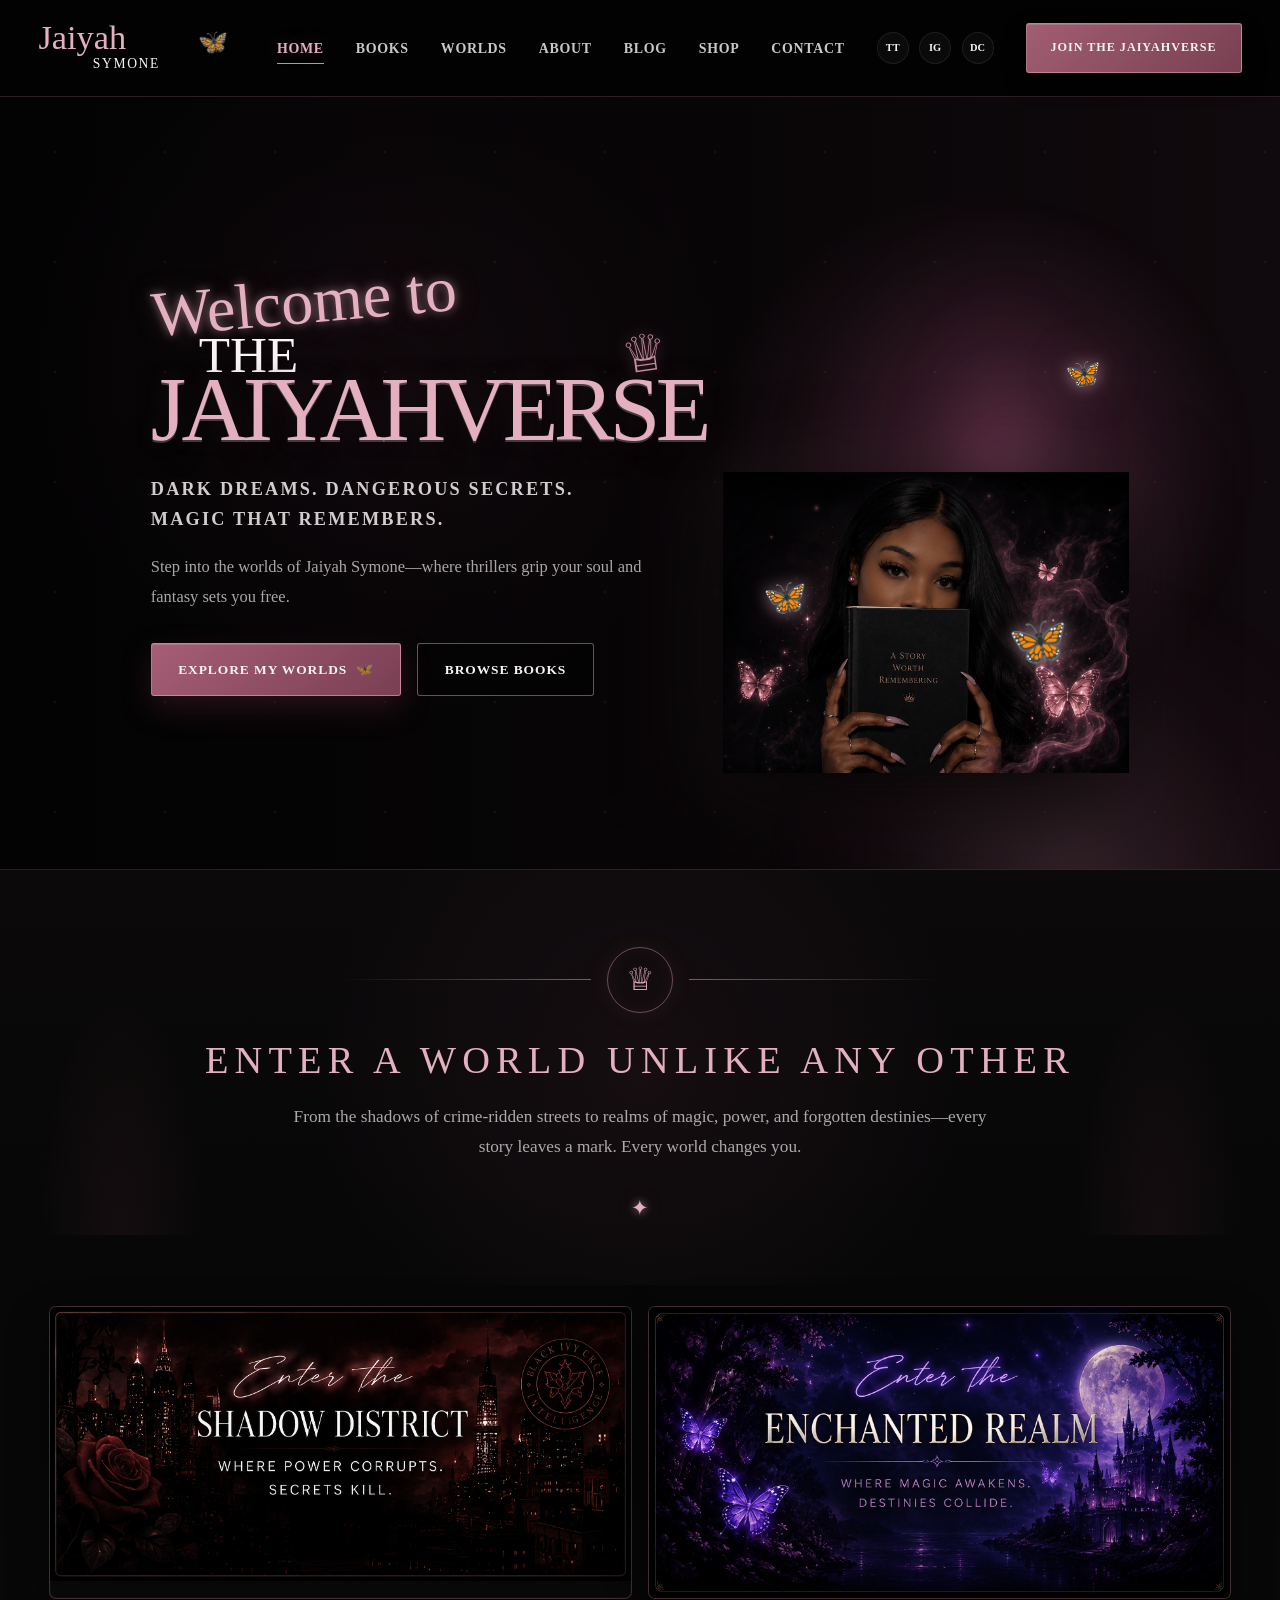
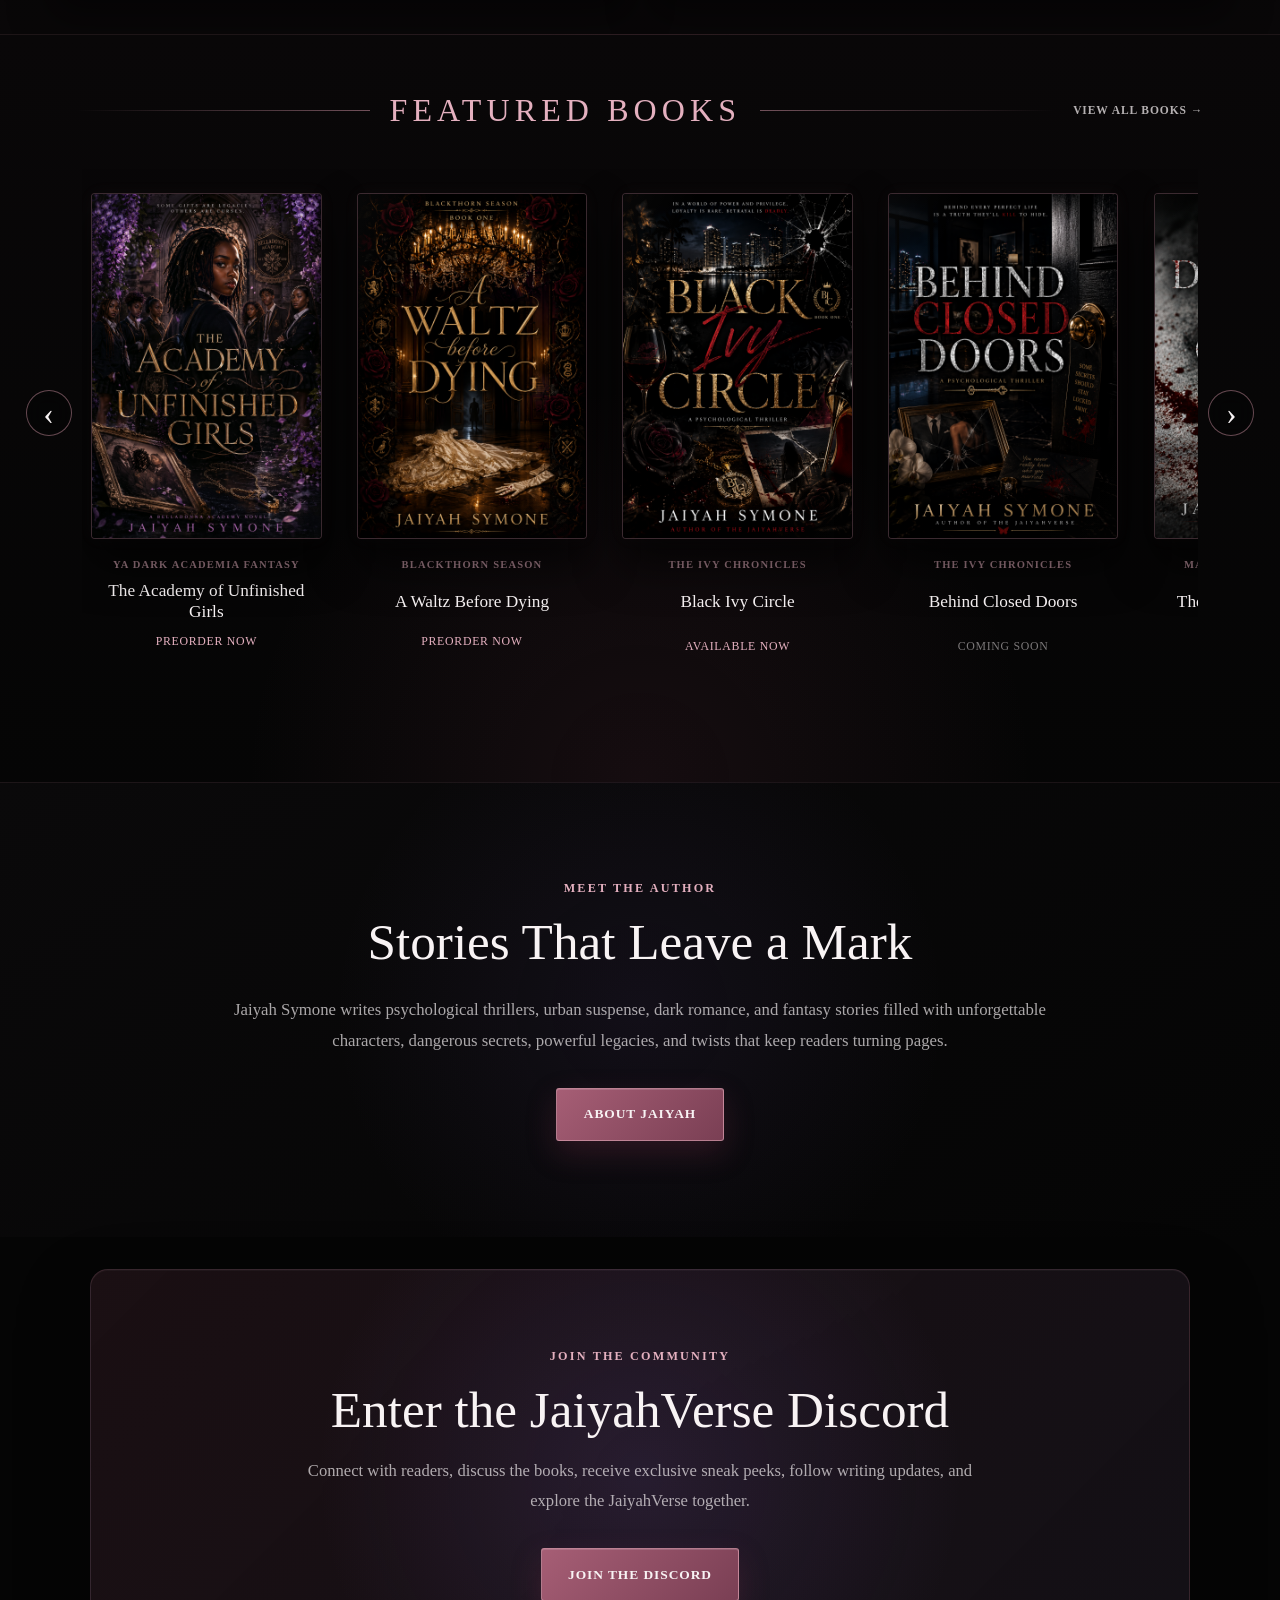
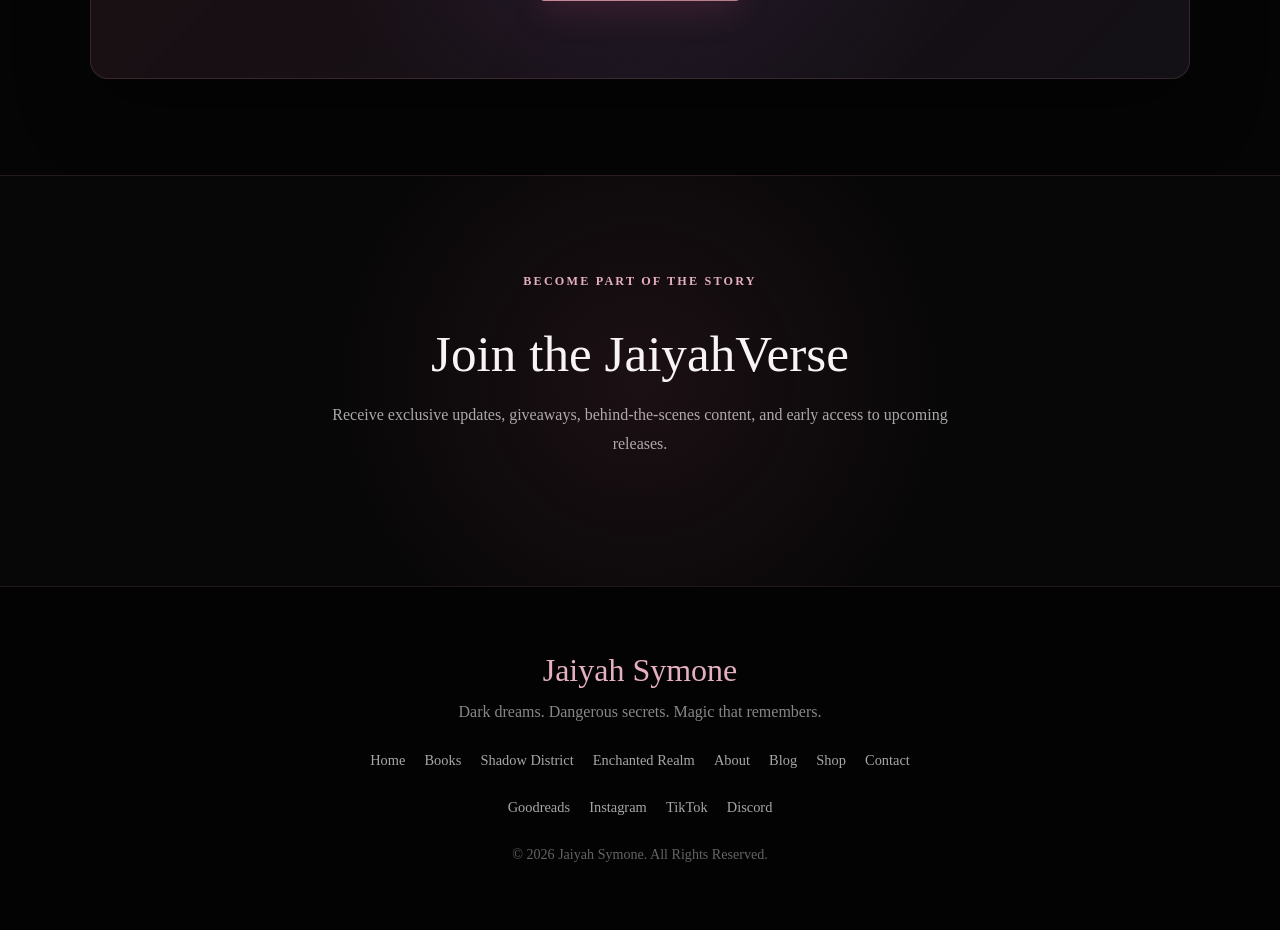
<file: index.html>
<!DOCTYPE html>
<html lang="en">

<head>

    <meta charset="UTF-8">

    <meta
        name="viewport"
        content="width=device-width, initial-scale=1.0"
    >

    <meta
        name="description"
        content="Welcome to the official website of author Jaiyah Symone. Explore dark thrillers, unforgettable characters, magical worlds, books, updates, and the JaiyahVerse reader community."
    >

    <title>
        Jaiyah Symone | Official Author Website
    </title>

    <!-- Global CSS -->
    <link rel="stylesheet" href="css/style.css">

    <!-- Homepage CSS -->
    <link rel="stylesheet" href="css/home.css">

</head>


<body class="home-page">


    <!-- ========================= -->
    <!-- HEADER -->
    <!-- ========================= -->

    <header class="site-header">

        <nav class="main-nav">

            <a
                href="index.html"
                class="site-logo"
                aria-label="Jaiyah Symone homepage"
            >

                <span class="logo-main">
                    Jaiyah
                </span>

                <span class="logo-bottom">
                    Symone
                </span>

                <span
                    class="logo-butterfly"
                    aria-hidden="true"
                >
                    🦋
                </span>

            </a>


            <button
                class="mobile-menu-button"
                type="button"
                aria-label="Open navigation menu"
                aria-expanded="false"
                aria-controls="main-navigation-links"
            >

                <span></span>
                <span></span>
                <span></span>

            </button>


            <div
                class="nav-menu"
                id="main-navigation-links"
            >

                <ul class="nav-links">

                    <li>
                        <a
                            href="index.html"
                            class="active"
                        >
                            Home
                        </a>
                    </li>

                    <li>
                        <a href="books.html">
                            Books
                        </a>
                    </li>

                    <li>
                        <a href="worlds.html">
                            Worlds
                        </a>
                    </li>

                    <li>
                        <a href="about.html">
                            About
                        </a>
                    </li>

                    <li>
                        <a href="blog.html">
                            Blog
                        </a>
                    </li>

                    <li>
                        <a href="shop.html">
                            Shop
                        </a>
                    </li>

                    <li>
                        <a href="contact.html">
                            Contact
                        </a>
                    </li>

                </ul>


                <div class="nav-socials">

                    <a
                        href="https://www.tiktok.com/@jaiyahsymone"
                        target="_blank"
                        rel="noopener noreferrer"
                        aria-label="Jaiyah Symone on TikTok"
                    >
                        TT
                    </a>

                    <a
                        href="https://www.instagram.com/jaiyahsymone"
                        target="_blank"
                        rel="noopener noreferrer"
                        aria-label="Jaiyah Symone on Instagram"
                    >
                        IG
                    </a>

                    <a
                        href="https://discord.gg/2CKyCH4xKm"
                        target="_blank"
                        rel="noopener noreferrer"
                        aria-label="Join the JaiyahVerse Discord"
                    >
                        DC
                    </a>

                </div>


                <a
                    href="#newsletter"
                    class="nav-join-button"
                >
                    Join the JaiyahVerse
                </a>

            </div>

        </nav>

    </header>


    <main>


        <!-- ========================= -->
        <!-- CODED HOMEPAGE HERO -->
        <!-- ========================= -->

        <section id="home-hero">

            <div class="hero-background-glow"></div>

            <div class="hero-inner">


                <!-- Hero Text -->

                <div class="hero-copy">

                    <p class="hero-script">
                        Welcome to
                    </p>

                    <div class="hero-title-group">

                        <span class="hero-small-title">
                            The
                        </span>

                        <h1>
                            JaiyahVerse
                        </h1>

                        <span
                            class="hero-crown"
                            aria-hidden="true"
                        >
                            ♕
                        </span>

                    </div>

                    <p class="hero-tagline">
                        Dark dreams. Dangerous secrets.<br>
                        Magic that remembers.
                    </p>

                    <p class="hero-description">
                        Step into the worlds of Jaiyah Symone—where
                        thrillers grip your soul and fantasy sets
                        you free.
                    </p>

                    <div class="hero-buttons">

                        <a
                            href="worlds.html"
                            class="hero-primary-button"
                        >
                            Explore My Worlds

                            <span aria-hidden="true">
                                🦋
                            </span>
                        </a>

                        <a
                            href="books.html"
                            class="hero-secondary-button"
                        >
                            Browse Books
                        </a>

                    </div>

                </div>


                <!-- Hero Woman -->

                <div class="hero-art">

                    <div
                        class="hero-butterfly butterfly-one"
                        aria-hidden="true"
                    >
                        🦋
                    </div>

                    <div
                        class="hero-butterfly butterfly-two"
                        aria-hidden="true"
                    >
                        🦋
                    </div>

                    <div
                        class="hero-butterfly butterfly-three"
                        aria-hidden="true"
                    >
                        🦋
                    </div>

                    <img
                        src="/assets/Icons/JaiyahHeroWoman.png"
                        alt="A glamorous Black woman holding a black book surrounded by pink butterflies"
                    >

                </div>

            </div>

        </section>


        <!-- ========================= -->
        <!-- INTRODUCTION -->
        <!-- ========================= -->

        <section id="hero-intro">

            <div
                class="intro-ornament"
                aria-hidden="true"
            >

                <span class="ornament-line"></span>

                <span class="ornament-crown">
                    ♕
                </span>

                <span class="ornament-line"></span>

            </div>

            <h2>
                Enter a World Unlike Any Other
            </h2>

            <p>
                From the shadows of crime-ridden streets to realms
                of magic, power, and forgotten destinies—every story
                leaves a mark. Every world changes you.
            </p>

            <span
                class="intro-star"
                aria-hidden="true"
            >
                ✦
            </span>

        </section>


        <!-- ========================= -->
        <!-- WORLD PORTALS -->
        <!-- ========================= -->

        <section id="world-portals">

            <div class="portal-grid">


                <!-- Shadow District -->

                <a
                    href="shadow-district.html"
                    class="portal-card shadow-portal"
                >

                    <img
                        src="assets/Icons/ShadownDistrict.png"
                        alt="Enter the Shadow District, where power corrupts and secrets kill"
                    >

                    <div class="portal-overlay">

                        <span>
                            Enter Shadow District
                        </span>

                    </div>

                </a>


                <!-- Enchanted Realm -->

                <a
                    href="enchanted-realm.html"
                    class="portal-card enchanted-portal"
                >

                    <img
                        src="assets/Icons/EnchantedRealmDistrict.png"
                        alt="Enter the Enchanted Realm, where magic awakens and destinies collide"
                    >

                    <div class="portal-overlay">

                        <span>
                            Enter Enchanted Realm
                        </span>

                    </div>

                </a>

            </div>

        </section>


        <!-- ========================= -->
        <!-- FEATURED BOOKS CAROUSEL -->
        <!-- ========================= -->

        <section id="featured-books">

            <div class="featured-heading">

                <span class="featured-line"></span>

                <h2>
                    Featured Books
                </h2>

                <span class="featured-line"></span>

                <a href="books.html">
                    View All Books →
                </a>

            </div>


            <div class="carousel-wrapper">

                <button
                    class="carousel-arrow carousel-prev"
                    type="button"
                    aria-label="View previous books"
                >
                    ‹
                </button>


                <div
                    class="book-carousel"
                    id="featured-book-carousel"
                >

                    <!-- The Academy of Unfinished Girls -->

                    <article class="carousel-book">

                        <!-- Cover + book info goes to your Books page -->
                        <a href="books.html#academy-of-unfinished-girls">

                            <div class="book-image-wrapper">

                                <img
                                    src="assets/bookcovers/the-academy-of-unfinished-girls.png"
                                    alt="The Academy of Unfinished Girls by Jaiyah Symone"
                                >

                            </div>

                            <div class="carousel-book-info">

                                <p>
                                    YA Dark Academia Fantasy
                                </p>

                                <h3>
                                    The Academy of Unfinished Girls
                                </h3>

                            </div>

                        </a>

                        <!-- Amazon preorder link -->
                        <a
                            href="https://a.co/d/03uRUJcl"
                            class="preorder-button"
                            target="_blank"
                            rel="noopener noreferrer"
                        >
                            Preorder Now
                        </a>

                    </article>

                    <!-- A Waltz Before Dying -->

                        <article class="carousel-book">

                            <!-- Cover + book info goes to your Books page -->
                            <a href="books.html#a-waltz-before-dying">

                                <div class="book-image-wrapper">

                                    <img
                                        src="assets/bookcovers/a-waltz-before-dying.png"
                                        alt="A Waltz Before Dying by Jaiyah Symone"
                                    >

                                </div>

                                <div class="carousel-book-info">

                                    <p>
                                        Blackthorn Season
                                    </p>

                                    <h3>
                                        A Waltz Before Dying
                                    </h3>

                                </div>

                            </a>

                            <!-- Amazon preorder link -->
                            <a
                                href="https://a.co/d/0iyusseb"
                                class="preorder-button"
                                target="_blank"
                                rel="noopener noreferrer"
                            >
                                Preorder Now
                            </a>

                        </article>


                    <!-- Black Ivy Circle -->

                    <article class="carousel-book">

                        <a href="books.html#black-ivy-circle">

                            <div class="book-image-wrapper">

                                <img
                                    src="assets//bookcovers/black-ivy-circle.png"
                                    alt="Black Ivy Circle by Jaiyah Symone"
                                >

                            </div>

                            <div class="carousel-book-info">

                                <p>
                                    The Ivy Chronicles
                                </p>

                                <h3>
                                    Black Ivy Circle
                                </h3>

                                <span class="available-now">
                                    Available Now
                                </span>

                            </div>

                        </a>

                    </article>


                    <!-- Behind Closed Doors -->

                    <article class="carousel-book">

                        <a href="books.html#behind-closed-doors">

                            <div class="book-image-wrapper">

                                <img
                                    src="assets/bookcovers/behind-closed-doors.png"
                                    alt="Behind Closed Doors by Jaiyah Symone"
                                >

                            </div>

                            <div class="carousel-book-info">

                                <p>
                                    The Ivy Chronicles
                                </p>

                                <h3>
                                    Behind Closed Doors
                                </h3>

                                <span>
                                    Coming Soon
                                </span>

                            </div>

                        </a>

                    </article>


                    <!-- Diamond Body Count -->

                    <article class="carousel-book">

                        <a href="books.html#diamond-body-count">

                            <div class="book-image-wrapper">

                                <img
                                    src="assets/bookcovers/diamond-body-count.png"
                                    alt="The Diamond Body Count by Jaiyah Symone"
                                >

                            </div>

                            <div class="carousel-book-info">

                                <p>
                                    Married to the Streets
                                </p>

                                <h3>
                                    The Diamond Body Count
                                </h3>

                                <span>
                                    Coming Soon
                                </span>

                            </div>

                        </a>

                    </article>


                    <!-- Echoes of Sankora: The First Pulse -->

                    <article class="carousel-book">

                        <a href="books.html#echoes-of-sankora">

                            <div class="book-image-wrapper">

                                <img
                                    src="assets/bookcovers/the-first-pulse.png"
                                    alt="The First Pulse by Jaiyah Symone"
                                >

                            </div>

                            <div class="carousel-book-info">

                                <p>
                                    Echoes of Sankora
                                </p>

                                <h3>
                                    The First Pulse
                                </h3>

                                <span>
                                    Coming Soon
                                </span>

                            </div>

                        </a>

                    </article>


                    <!-- Future Release -->

                    <article class="carousel-book">

                        <a href="books.html">

                            <div class="future-cover">

                                <span
                                    class="future-rose"
                                    aria-hidden="true"
                                >
                                    ❦
                                </span>

                                <p>
                                    The Next
                                </p>

                                <h3>
                                    Chapter
                                </h3>

                                <p>
                                    Is Coming
                                </p>

                                <span
                                    class="future-crown"
                                    aria-hidden="true"
                                >
                                    ♕
                                </span>

                            </div>

                            <div class="carousel-book-info">

                                <p>
                                    Future Release
                                </p>

                                <h3>
                                    To Be Revealed
                                </h3>

                                <span>
                                    Stay Tuned
                                </span>

                            </div>

                        </a>

                    </article>

                </div>


                <button
                    class="carousel-arrow carousel-next"
                    type="button"
                    aria-label="View more books"
                >
                    ›
                </button>

            </div>

        </section>


        <!-- ========================= -->
        <!-- ABOUT PREVIEW -->
        <!-- ========================= -->

        <section id="about-preview">

            <div class="about-preview-content">

                <p class="section-label">
                    Meet the Author
                </p>

                <h2>
                    Stories That Leave a Mark
                </h2>

                <p>
                    Jaiyah Symone writes psychological thrillers,
                    urban suspense, dark romance, and fantasy stories
                    filled with unforgettable characters, dangerous
                    secrets, powerful legacies, and twists that keep
                    readers turning pages.
                </p>

                <a
                    href="about.html"
                    class="section-button"
                >
                    About Jaiyah
                </a>

            </div>

        </section>


        <!-- ========================= -->
        <!-- DISCORD -->
        <!-- ========================= -->

        <section id="discord-community">

            <div class="discord-card">

                <p class="section-label">
                    Join the Community
                </p>

                <h2>
                    Enter the JaiyahVerse Discord
                </h2>

                <p>
                    Connect with readers, discuss the books,
                    receive exclusive sneak peeks, follow writing
                    updates, and explore the JaiyahVerse together.
                </p>

                <a
                    href="https://discord.gg/2CKyCH4xKm"
                    class="section-button"
                    target="_blank"
                    rel="noopener noreferrer"
                >
                    Join the Discord
                </a>

            </div>

        </section>


        <!-- ========================= -->
        <!-- NEWSLETTER -->
        <!-- ========================= -->

        <section id="newsletter">

            <div class="newsletter-content">

                <p class="section-label">
                    Become Part of the Story
                </p>

                <h2>
                    Join the JaiyahVerse
                </h2>

                <p>
                    Receive exclusive updates, giveaways,
                    behind-the-scenes content, and early access
                    to upcoming releases.
                </p>

<div class="newsletter-form beehiiv-form-wrapper">

    <script
        async
        src="https://subscribe-forms.beehiiv.com/v3/loader.js"
        data-beehiiv-form="478f8d6d-6cb1-4b4e-bfa7-b35e26f02864">
    </script>

</div>
            </div>

        </section>

    </main>


    <!-- ========================= -->
    <!-- FOOTER -->
    <!-- ========================= -->

    <footer>

        <h3>
            Jaiyah Symone
        </h3>

        <p>
            Dark dreams. Dangerous secrets. Magic that remembers.
        </p>

        <nav>

            <a href="index.html">
                Home
            </a>

            <a href="books.html">
                Books
            </a>

            <a href="shadow-district.html">
                Shadow District
            </a>

            <a href="enchanted-realm.html">
                Enchanted Realm
            </a>

            <a href="about.html">
                About
            </a>

            <a href="blog.html">
                Blog
            </a>

            <a href="shop.html">
                Shop
            </a>

            <a href="contact.html">
                Contact
            </a>

        </nav>


        <div class="footer-socials">

           <a
                href="https://www.goodreads.com/author/show/54636770.Jaiyah_Symone"
                target="_blank"
                rel="noopener noreferrer"
            >
                Goodreads
            </a>            

            <a
                href="https://www.instagram.com/jaiyahsymone"
                target="_blank"
                rel="noopener noreferrer"
            >
                Instagram
            </a>

            <a
                href="https://www.tiktok.com/@jaiyahsymone"
                target="_blank"
                rel="noopener noreferrer"
            >
                TikTok
            </a>

            <a
                href="https://discord.gg/2CKyCH4xKm"
                target="_blank"
                rel="noopener noreferrer"
            >
                Discord
            </a>

        </div>

        <p class="copyright">
            © 2026 Jaiyah Symone. All Rights Reserved.
        </p>

    </footer>


    <script src="js/main.js?v=20260907-4"></script>

</body>

</html>
</file>
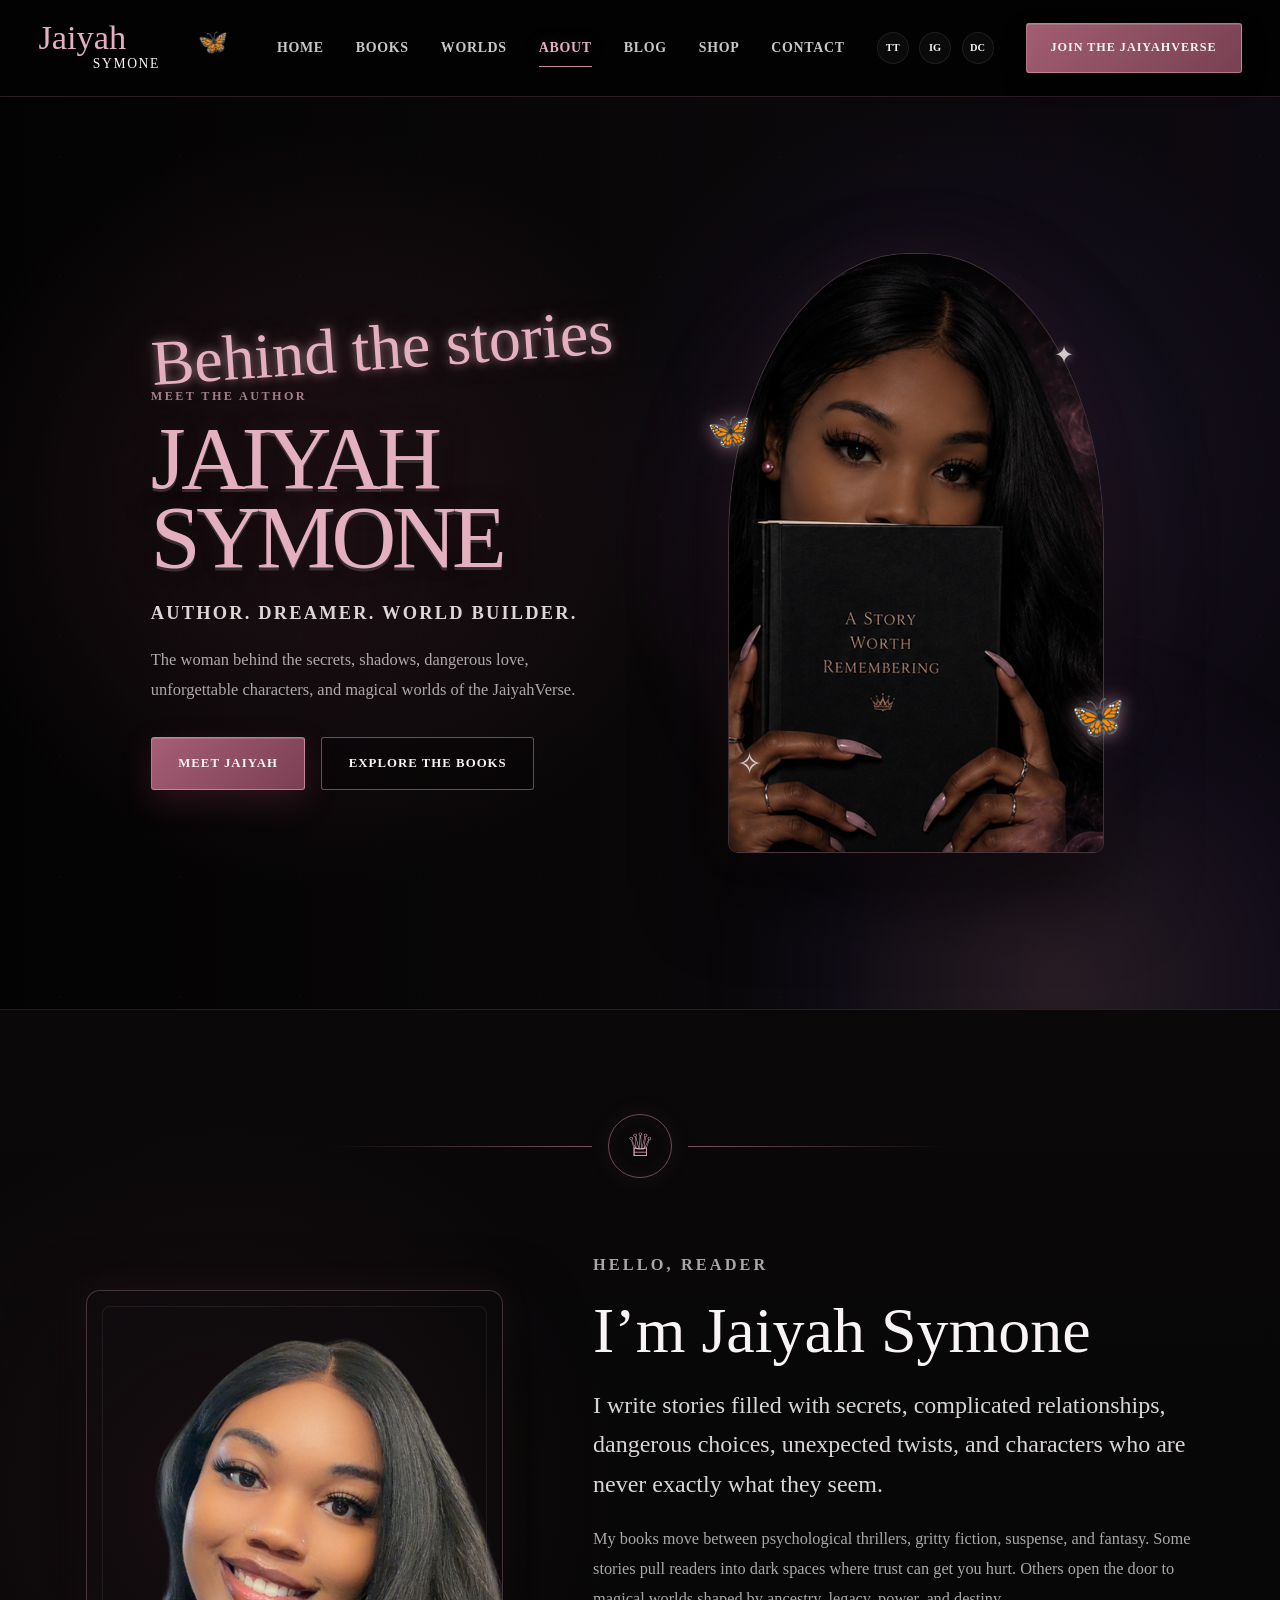
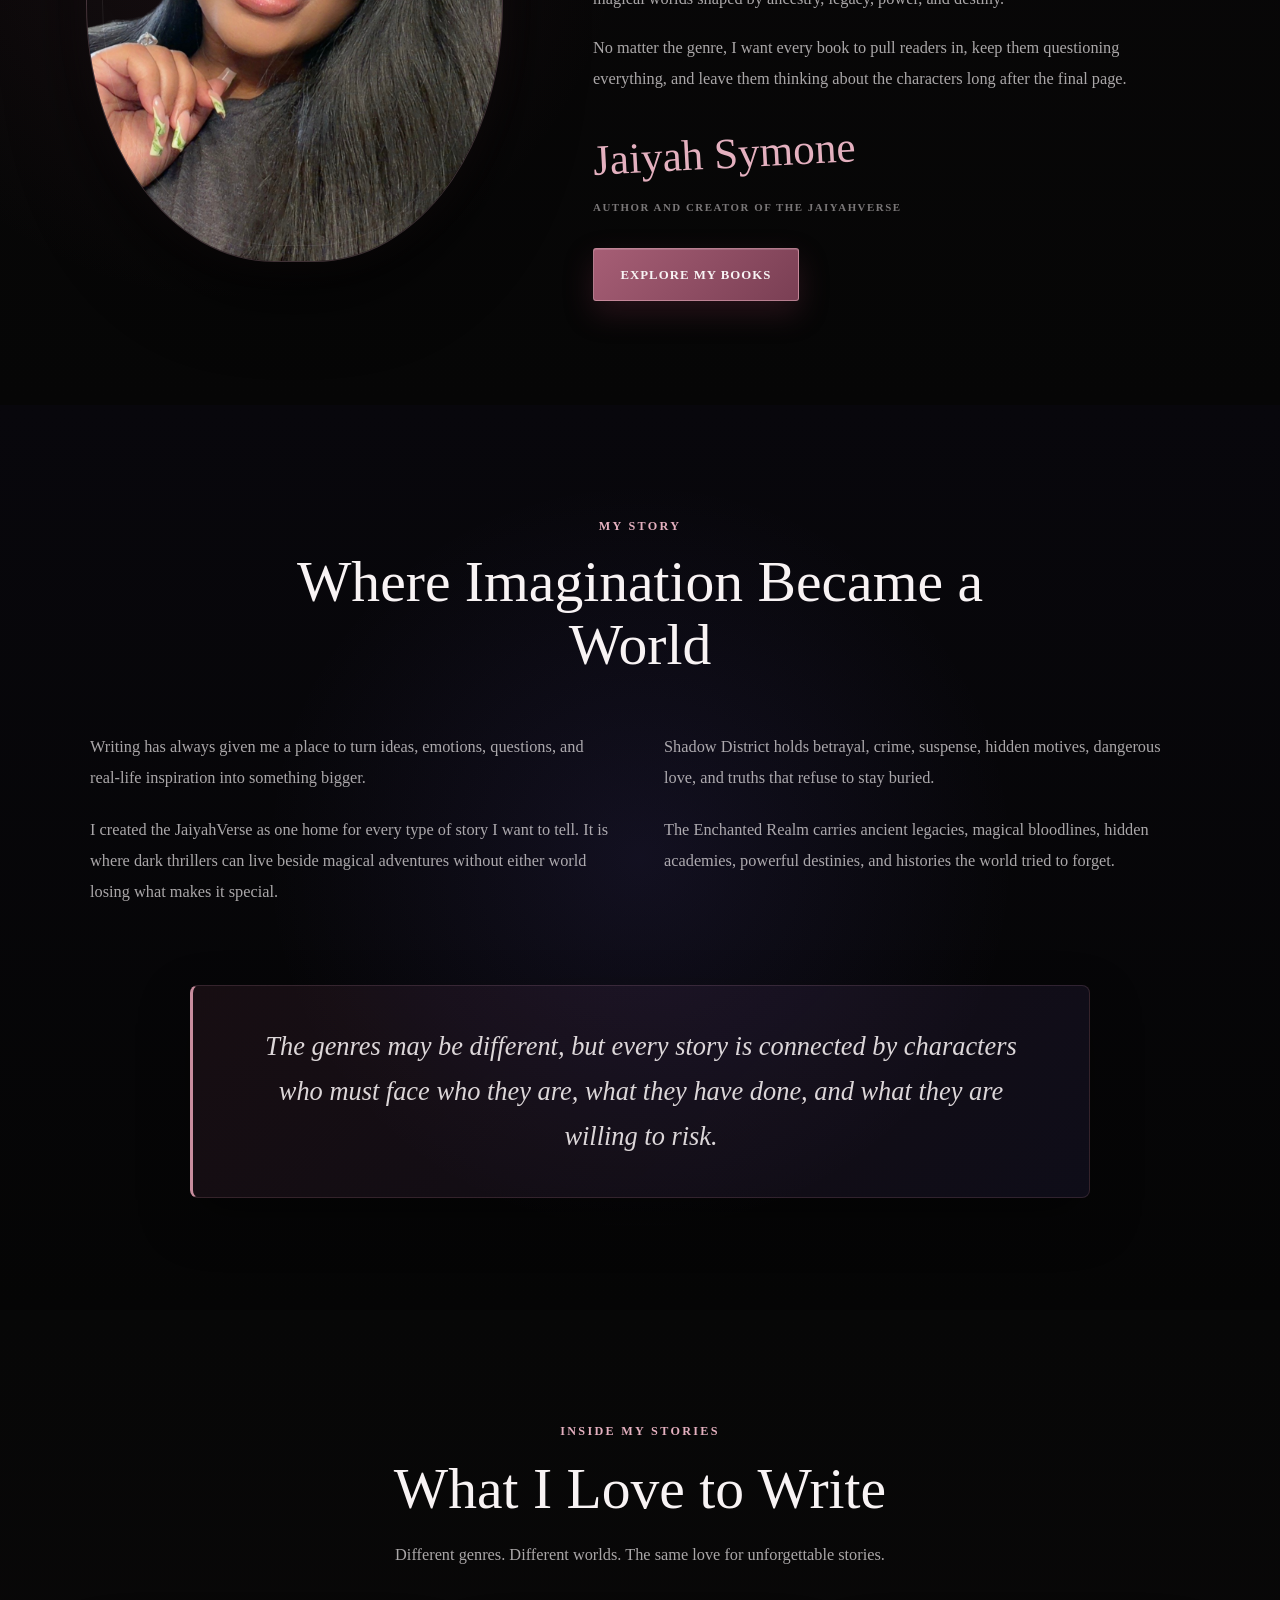
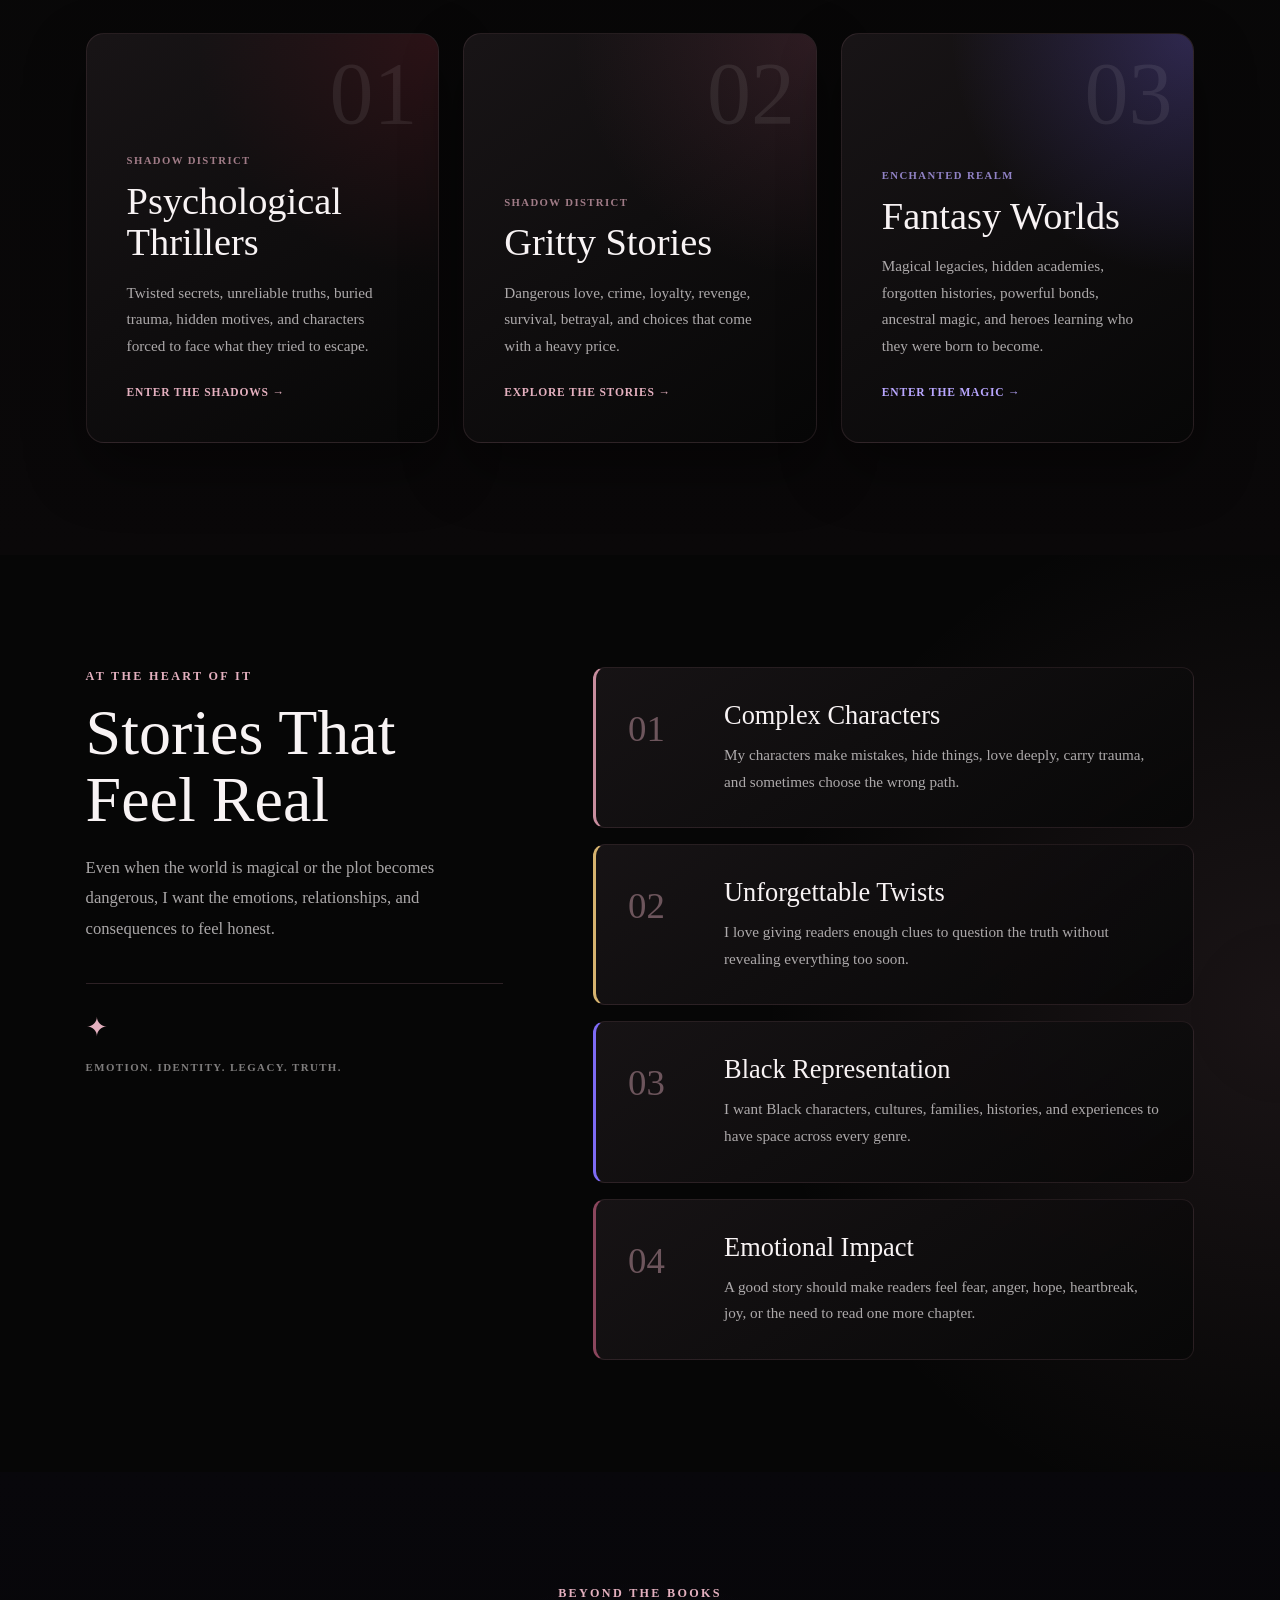
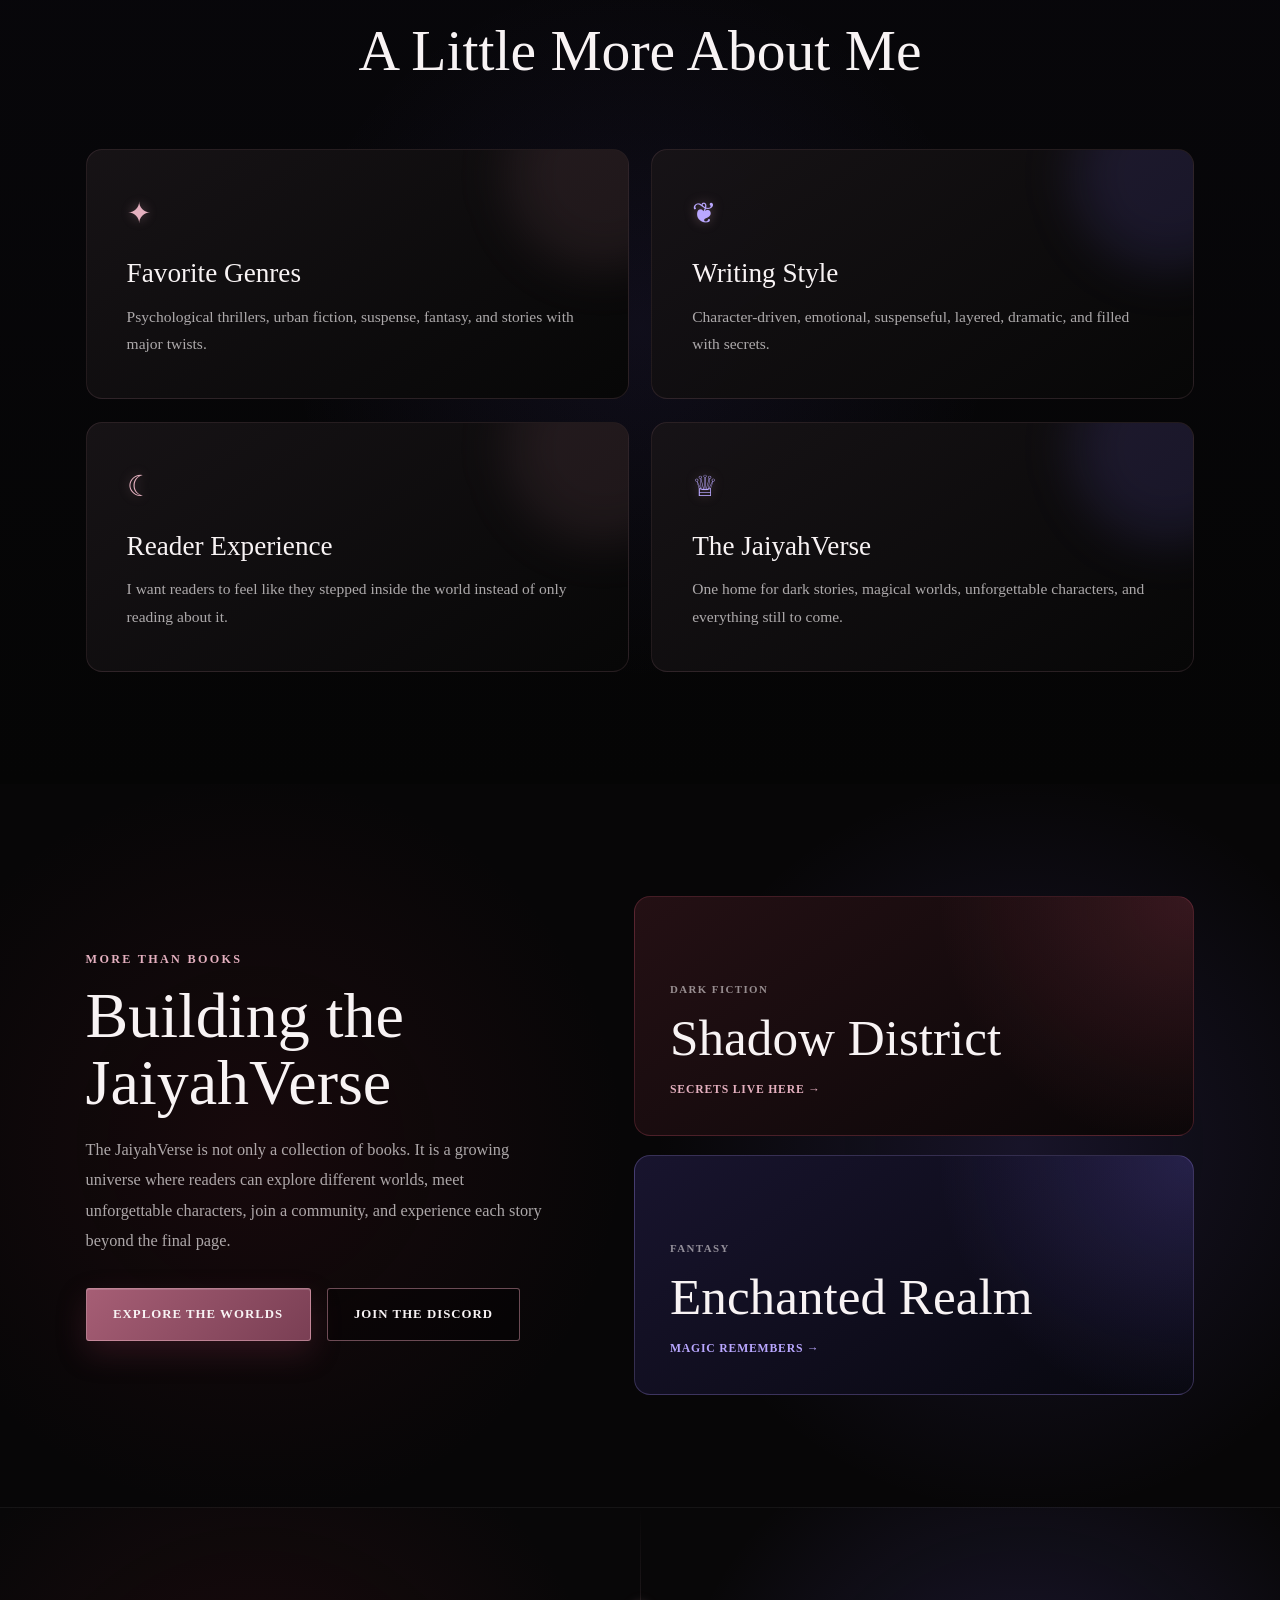
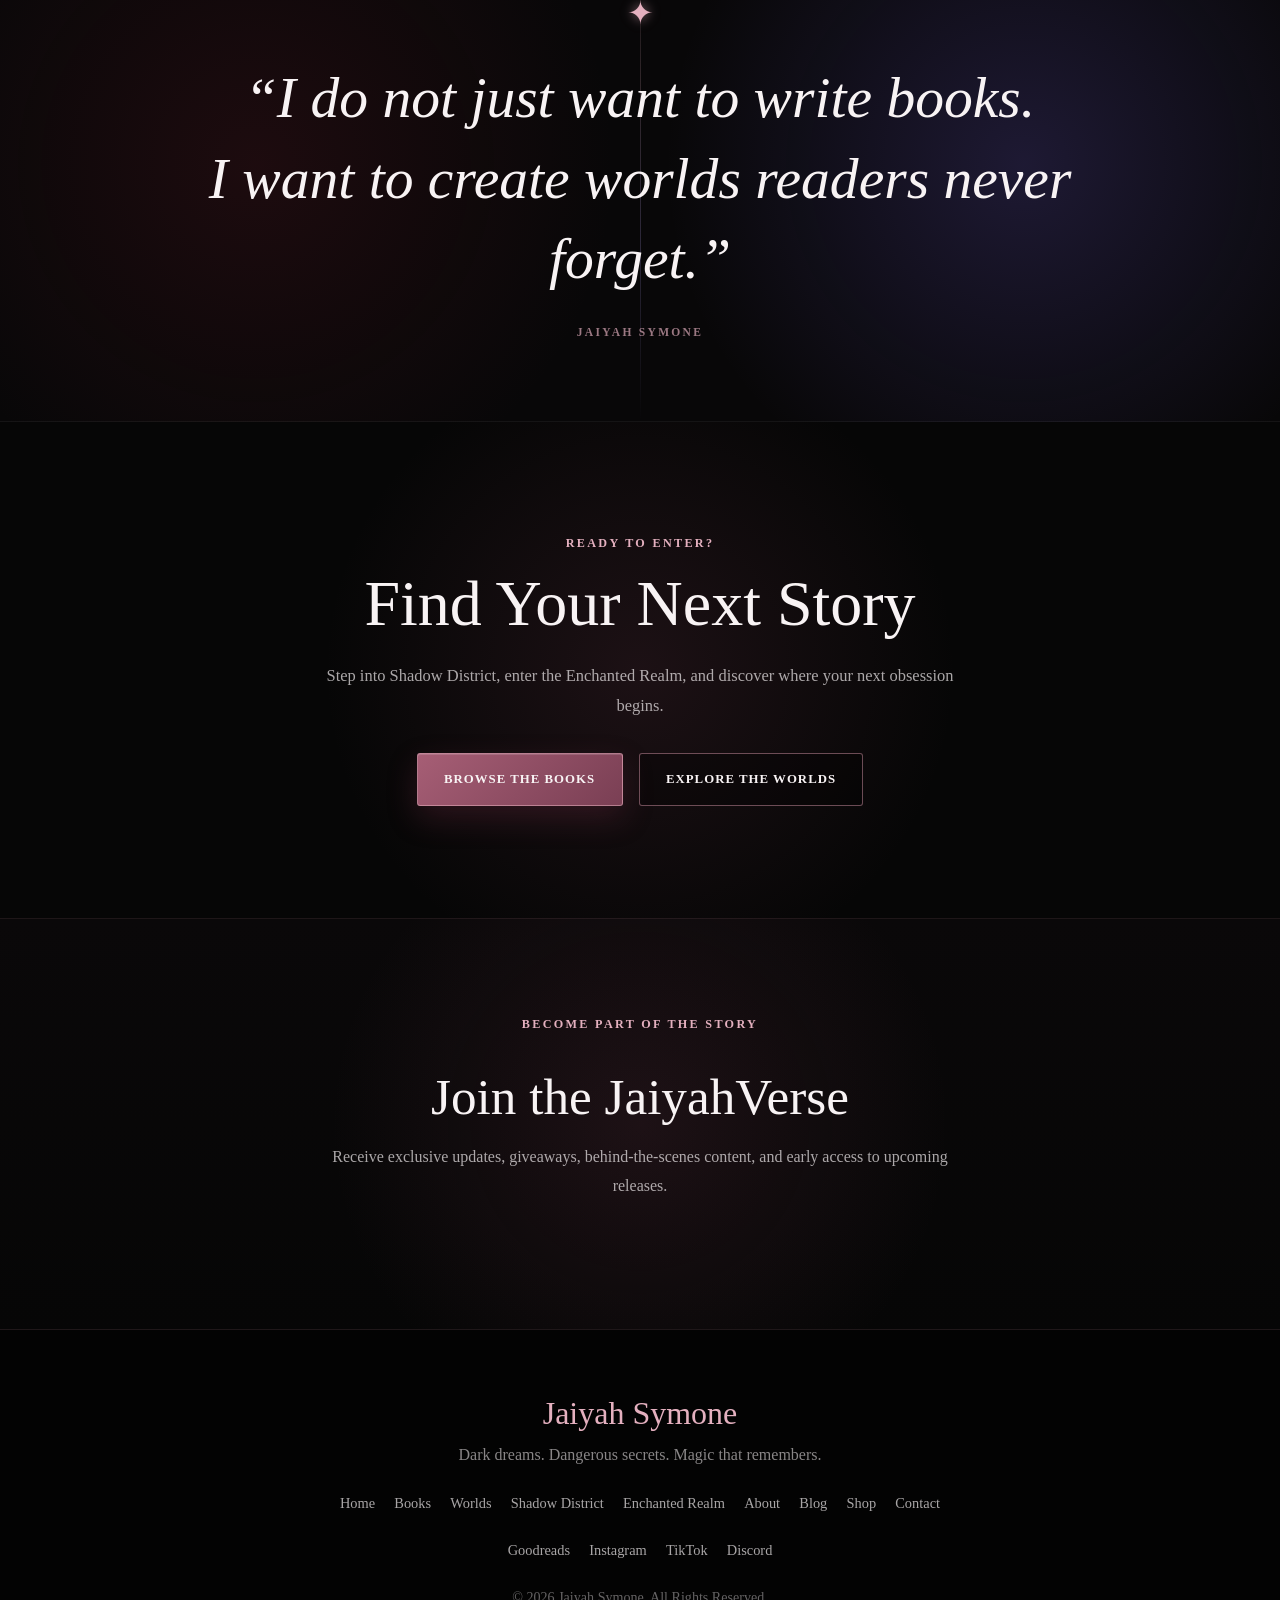
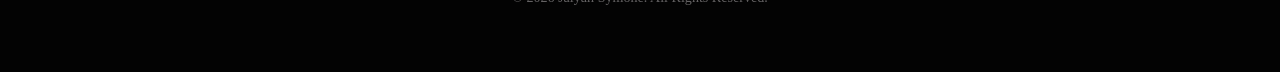
<file: about.html>
<!DOCTYPE html>
<html lang="en">

<head>

    <meta charset="UTF-8">

    <meta
        name="viewport"
        content="width=device-width, initial-scale=1.0"
    >

    <meta
        name="description"
        content="Meet author Jaiyah Symone, creator of the JaiyahVerse, Shadow District, and Enchanted Realm."
    >

    <title>
        About | Jaiyah Symone
    </title>

    <!-- Global CSS -->
    <link rel="stylesheet" href="css/style.css">

    <!-- About Page CSS -->
    <link rel="stylesheet" href="css/about.css">

</head>


<body class="about-page">


    <!-- ========================= -->
    <!-- HEADER -->
    <!-- ========================= -->

    <header class="site-header">

        <nav class="main-nav">

            <a
                href="index.html"
                class="site-logo"
                aria-label="Jaiyah Symone homepage"
            >

                <span class="logo-main">
                    Jaiyah
                </span>

                <span class="logo-bottom">
                    Symone
                </span>

                <span
                    class="logo-butterfly"
                    aria-hidden="true"
                >
                    🦋
                </span>

            </a>


            <button
                class="mobile-menu-button"
                type="button"
                aria-label="Open navigation menu"
                aria-expanded="false"
                aria-controls="main-navigation-links"
            >

                <span></span>
                <span></span>
                <span></span>

            </button>


            <div
                class="nav-menu"
                id="main-navigation-links"
            >

                <ul class="nav-links">

                    <li>
                        <a href="index.html">
                            Home
                        </a>
                    </li>

                    <li>
                        <a href="books.html">
                            Books
                        </a>
                    </li>

                    <li>
                        <a href="worlds.html">
                            Worlds
                        </a>
                    </li>

                    <li>
                        <a
                            href="about.html"
                            class="active"
                        >
                            About
                        </a>
                    </li>

                    <li>
                        <a href="blog.html">
                            Blog
                        </a>
                    </li>

                    <li>
                        <a href="shop.html">
                            Shop
                        </a>
                    </li>

                    <li>
                        <a href="contact.html">
                            Contact
                        </a>
                    </li>

                </ul>


                <div class="nav-socials">

                    <a
                        href="https://www.tiktok.com/@jaiyahsymone"
                        target="_blank"
                        rel="noopener noreferrer"
                        aria-label="Jaiyah Symone on TikTok"
                    >
                        TT
                    </a>

                    <a
                        href="https://www.instagram.com/jaiyahsymone"
                        target="_blank"
                        rel="noopener noreferrer"
                        aria-label="Jaiyah Symone on Instagram"
                    >
                        IG
                    </a>

                    <a
                        href="https://discord.gg/2CKyCH4xKm"
                        target="_blank"
                        rel="noopener noreferrer"
                        aria-label="Join the JaiyahVerse Discord"
                    >
                        DC
                    </a>

                </div>


                <a
                    href="#newsletter"
                    class="nav-join-button"
                >
                    Join the JaiyahVerse
                </a>

            </div>

        </nav>

    </header>


    <main>


        <!-- ========================= -->
        <!-- ABOUT HERO -->
        <!-- ========================= -->

        <section id="about-hero">

            <div class="about-hero-glow"></div>

            <div class="about-hero-inner">


                <!-- Hero Copy -->

                <div class="about-hero-copy">

                    <p class="hero-script">
                        Behind the stories
                    </p>

                    <p class="hero-eyebrow">
                        Meet the Author
                    </p>

                    <h1>
                        Jaiyah<br>
                        Symone
                    </h1>

                    <p class="about-hero-tagline">
                        Author. Dreamer. World Builder.
                    </p>

                    <p class="about-hero-description">
                        The woman behind the secrets, shadows,
                        dangerous love, unforgettable characters,
                        and magical worlds of the JaiyahVerse.
                    </p>

                    <div class="about-hero-buttons">

                        <a
                            href="#meet-jaiyah"
                            class="primary-about-button"
                        >
                            Meet Jaiyah
                        </a>

                        <a
                            href="books.html"
                            class="secondary-about-button"
                        >
                            Explore the Books
                        </a>

                    </div>

                </div>


                <!-- Author Portrait -->

                <div class="about-hero-art">

                    <div class="author-portrait-frame">

                        <div class="portrait-glow"></div>

                        <img
                            src="assets/Icons/JaiyahHeroWoman.png"
                            alt="Author Jaiyah Symone"
                        >

                    </div>

                    <span
                        class="portrait-butterfly butterfly-one"
                        aria-hidden="true"
                    >
                        🦋
                    </span>

                    <span
                        class="portrait-butterfly butterfly-two"
                        aria-hidden="true"
                    >
                        🦋
                    </span>

                    <span
                        class="portrait-sparkle sparkle-one"
                        aria-hidden="true"
                    >
                        ✦
                    </span>

                    <span
                        class="portrait-sparkle sparkle-two"
                        aria-hidden="true"
                    >
                        ✧
                    </span>

                </div>

            </div>

        </section>


        <!-- ========================= -->
        <!-- INTRODUCTION -->
        <!-- ========================= -->

        <section id="meet-jaiyah">

            <div
                class="about-ornament"
                aria-hidden="true"
            >

                <span class="ornament-line"></span>

                <span class="ornament-center">
                    ♕
                </span>

                <span class="ornament-line"></span>

            </div>


            <div class="meet-jaiyah-layout">


                <!-- Small Portrait -->

                <div class="meet-jaiyah-photo">

                    <img
                        src="assets/Icons/AuthorPortraitPNGTransparent.png"
                        alt="Jaiyah Symone, author and creator of the JaiyahVerse"
                    >

                </div>


                <!-- Introduction Copy -->

                <div class="meet-jaiyah-content">

                    <p class="section-label">
                        Hello, Reader
                    </p>

                    <h2>
                        I’m Jaiyah Symone
                    </h2>

                    <p class="intro-lead">
                        I write stories filled with secrets,
                        complicated relationships, dangerous choices,
                        unexpected twists, and characters who are
                        never exactly what they seem.
                    </p>

                    <p>
                        My books move between psychological thrillers,
                        gritty fiction, suspense, and fantasy. Some stories
                        pull readers into dark spaces where trust can get
                        you hurt. Others open the door to magical worlds
                        shaped by ancestry, legacy, power, and destiny.
                    </p>

                    <p>
                        No matter the genre, I want every book to pull
                        readers in, keep them questioning everything,
                        and leave them thinking about the characters
                        long after the final page.
                    </p>

                    <div class="author-signature">

                        <span>
                            Jaiyah Symone
                        </span>

                        <p>
                            Author and Creator of the JaiyahVerse
                        </p>

                    </div>

                    <a
                        href="books.html"
                        class="primary-about-button"
                    >
                        Explore My Books
                    </a>

                </div>

            </div>

        </section>


        <!-- ========================= -->
        <!-- MY STORY -->
        <!-- ========================= -->

        <section id="my-story">

            <div class="my-story-inner">


                <div class="story-heading">

                    <p class="section-label">
                        My Story
                    </p>

                    <h2>
                        Where Imagination Became a World
                    </h2>

                </div>


                <div class="story-columns">

                    <div>

                        <p>
                            Writing has always given me a place to turn
                            ideas, emotions, questions, and real-life
                            inspiration into something bigger.
                        </p>

                        <p>
                            I created the JaiyahVerse as one home for every
                            type of story I want to tell. It is where dark
                            thrillers can live beside magical adventures
                            without either world losing what makes it special.
                        </p>

                    </div>

                    <div>

                        <p>
                            Shadow District holds betrayal, crime,
                            suspense, hidden motives, dangerous love,
                            and truths that refuse to stay buried.
                        </p>

                        <p>
                            The Enchanted Realm carries ancient legacies,
                            magical bloodlines, hidden academies, powerful
                            destinies, and histories the world tried to forget.
                        </p>

                    </div>

                </div>


                <blockquote>
                    The genres may be different, but every story is
                    connected by characters who must face who they are,
                    what they have done, and what they are willing to risk.
                </blockquote>

            </div>

        </section>


        <!-- ========================= -->
        <!-- WHAT I WRITE -->
        <!-- ========================= -->

        <section id="what-i-write">

            <div class="about-section-heading">

                <p class="section-label">
                    Inside My Stories
                </p>

                <h2>
                    What I Love to Write
                </h2>

                <p>
                    Different genres. Different worlds.
                    The same love for unforgettable stories.
                </p>

            </div>


            <div class="writing-grid">


                <!-- Thrillers -->

                <article class="writing-card shadow-writing-card">

                    <span class="card-number">
                        01
                    </span>

                    <p class="writing-category">
                        Shadow District
                    </p>

                    <h3>
                        Psychological Thrillers
                    </h3>

                    <p>
                        Twisted secrets, unreliable truths, buried trauma,
                        hidden motives, and characters forced to face
                        what they tried to escape.
                    </p>

                    <a href="shadow-district.html">
                        Enter the Shadows →
                    </a>

                </article>


                <!-- Gritty Stories -->

                <article class="writing-card gritty-writing-card">

                    <span class="card-number">
                        02
                    </span>

                    <p class="writing-category">
                        Shadow District
                    </p>

                    <h3>
                        Gritty Stories
                    </h3>

                    <p>
                        Dangerous love, crime, loyalty, revenge,
                        survival, betrayal, and choices that come
                        with a heavy price.
                    </p>

                    <a href="books.html#diamond-body-count">
                        Explore the Stories →
                    </a>

                </article>


                <!-- Fantasy -->

                <article class="writing-card fantasy-writing-card">

                    <span class="card-number">
                        03
                    </span>

                    <p class="writing-category">
                        Enchanted Realm
                    </p>

                    <h3>
                        Fantasy Worlds
                    </h3>

                    <p>
                        Magical legacies, hidden academies, forgotten
                        histories, powerful bonds, ancestral magic,
                        and heroes learning who they were born to become.
                    </p>

                    <a href="enchanted-realm.html">
                        Enter the Magic →
                    </a>

                </article>

            </div>

        </section>


        <!-- ========================= -->
        <!-- AUTHOR VALUES -->
        <!-- ========================= -->

        <section id="author-values">

            <div class="values-layout">


                <div class="values-introduction">

                    <p class="section-label">
                        At the Heart of It
                    </p>

                    <h2>
                        Stories That Feel Real
                    </h2>

                    <p>
                        Even when the world is magical or the plot
                        becomes dangerous, I want the emotions,
                        relationships, and consequences to feel honest.
                    </p>

                    <div class="values-decoration">

                        <span>
                            ✦
                        </span>

                        <p>
                            Emotion. Identity. Legacy. Truth.
                        </p>

                    </div>

                </div>


                <div class="values-list">


                    <article class="value-item">

                        <span class="value-number">
                            01
                        </span>

                        <div>

                            <h3>
                                Complex Characters
                            </h3>

                            <p>
                                My characters make mistakes, hide things,
                                love deeply, carry trauma, and sometimes
                                choose the wrong path.
                            </p>

                        </div>

                    </article>


                    <article class="value-item">

                        <span class="value-number">
                            02
                        </span>

                        <div>

                            <h3>
                                Unforgettable Twists
                            </h3>

                            <p>
                                I love giving readers enough clues to
                                question the truth without revealing
                                everything too soon.
                            </p>

                        </div>

                    </article>


                    <article class="value-item">

                        <span class="value-number">
                            03
                        </span>

                        <div>

                            <h3>
                                Black Representation
                            </h3>

                            <p>
                                I want Black characters, cultures,
                                families, histories, and experiences
                                to have space across every genre.
                            </p>

                        </div>

                    </article>


                    <article class="value-item">

                        <span class="value-number">
                            04
                        </span>

                        <div>

                            <h3>
                                Emotional Impact
                            </h3>

                            <p>
                                A good story should make readers feel
                                fear, anger, hope, heartbreak, joy,
                                or the need to read one more chapter.
                            </p>

                        </div>

                    </article>

                </div>

            </div>

        </section>


        <!-- ========================= -->
        <!-- QUICK FACTS -->
        <!-- ========================= -->

        <section id="quick-facts">

            <div class="about-section-heading">

                <p class="section-label">
                    Beyond the Books
                </p>

                <h2>
                    A Little More About Me
                </h2>

            </div>


            <div class="facts-grid">


                <article class="fact-card">

                    <span class="fact-icon">
                        ✦
                    </span>

                    <h3>
                        Favorite Genres
                    </h3>

                    <p>
                        Psychological thrillers, urban fiction,
                        suspense, fantasy, and stories with major twists.
                    </p>

                </article>


                <article class="fact-card">

                    <span class="fact-icon">
                        ❦
                    </span>

                    <h3>
                        Writing Style
                    </h3>

                    <p>
                        Character-driven, emotional, suspenseful,
                        layered, dramatic, and filled with secrets.
                    </p>

                </article>


                <article class="fact-card">

                    <span class="fact-icon">
                        ☾
                    </span>

                    <h3>
                        Reader Experience
                    </h3>

                    <p>
                        I want readers to feel like they stepped inside
                        the world instead of only reading about it.
                    </p>

                </article>


                <article class="fact-card">

                    <span class="fact-icon">
                        ♕
                    </span>

                    <h3>
                        The JaiyahVerse
                    </h3>

                    <p>
                        One home for dark stories, magical worlds,
                        unforgettable characters, and everything still to come.
                    </p>

                </article>

            </div>

        </section>


        <!-- ========================= -->
        <!-- WORLD BUILDER -->
        <!-- ========================= -->

        <section id="world-builder">

            <div class="world-builder-inner">


                <div class="world-builder-copy">

                    <p class="section-label">
                        More Than Books
                    </p>

                    <h2>
                        Building the JaiyahVerse
                    </h2>

                    <p>
                        The JaiyahVerse is not only a collection of books.
                        It is a growing universe where readers can explore
                        different worlds, meet unforgettable characters,
                        join a community, and experience each story beyond
                        the final page.
                    </p>

                    <div class="world-builder-buttons">

                        <a
                            href="worlds.html"
                            class="primary-about-button"
                        >
                            Explore the Worlds
                        </a>

                        <a
                            href="https://discord.gg/2CKyCH4xKm"
                            target="_blank"
                            rel="noopener noreferrer"
                            class="secondary-about-button"
                        >
                            Join the Discord
                        </a>

                    </div>

                </div>


                <div class="world-builder-cards">


                    <a
                        href="shadow-district.html"
                        class="mini-world-card shadow-mini-card"
                    >

                        <p>
                            Dark Fiction
                        </p>

                        <h3>
                            Shadow District
                        </h3>

                        <span>
                            Secrets live here →
                        </span>

                    </a>


                    <a
                        href="enchanted-realm.html"
                        class="mini-world-card enchanted-mini-card"
                    >

                        <p>
                            Fantasy
                        </p>

                        <h3>
                            Enchanted Realm
                        </h3>

                        <span>
                            Magic remembers →
                        </span>

                    </a>

                </div>

            </div>

        </section>


        <!-- ========================= -->
        <!-- AUTHOR QUOTE -->
        <!-- ========================= -->

        <section id="author-quote">

            <div class="author-quote-content">

                <span
                    class="quote-symbol"
                    aria-hidden="true"
                >
                    ✦
                </span>

                <blockquote>
                    “I do not just want to write books.<br>
                    I want to create worlds readers never forget.”
                </blockquote>

                <p>
                    Jaiyah Symone
                </p>

            </div>

        </section>


        <!-- ========================= -->
        <!-- CALL TO ACTION -->
        <!-- ========================= -->

        <section id="about-call-to-action">

            <div class="about-cta-content">

                <p class="section-label">
                    Ready to Enter?
                </p>

                <h2>
                    Find Your Next Story
                </h2>

                <p>
                    Step into Shadow District, enter the Enchanted
                    Realm, and discover where your next obsession begins.
                </p>

                <div class="about-cta-buttons">

                    <a
                        href="books.html"
                        class="primary-about-button"
                    >
                        Browse the Books
                    </a>

                    <a
                        href="worlds.html"
                        class="secondary-about-button"
                    >
                        Explore the Worlds
                    </a>

                </div>

            </div>

        </section>


        <!-- ========================= -->
        <!-- NEWSLETTER -->
        <!-- ========================= -->

        <section id="newsletter">

            <div class="newsletter-content">

                <p class="section-label">
                    Become Part of the Story
                </p>

                <h2>
                    Join the JaiyahVerse
                </h2>

                <p>
                    Receive exclusive updates, giveaways,
                    behind-the-scenes content, and early access
                    to upcoming releases.
                </p>

<div class="newsletter-form beehiiv-form-wrapper">

    <script
        async
        src="https://subscribe-forms.beehiiv.com/v3/loader.js"
        data-beehiiv-form="478f8d6d-6cb1-4b4e-bfa7-b35e26f02864">
    </script>

</div>
            </div>

        </section>


    </main>


    <!-- ========================= -->
    <!-- FOOTER -->
    <!-- ========================= -->

    <footer>

        <h3>
            Jaiyah Symone
        </h3>

        <p>
            Dark dreams. Dangerous secrets. Magic that remembers.
        </p>

        <nav>

            <a href="index.html">
                Home
            </a>

            <a href="books.html">
                Books
            </a>

            <a href="worlds.html">
                Worlds
            </a>

            <a href="shadow-district.html">
                Shadow District
            </a>

            <a href="enchanted-realm.html">
                Enchanted Realm
            </a>

            <a href="about.html">
                About
            </a>

            <a href="blog.html">
                Blog
            </a>

            <a href="shop.html">
                Shop
            </a>

            <a href="contact.html">
                Contact
            </a>

        </nav>


        <div class="footer-socials">

           <a
                href="https://www.goodreads.com/author/show/54636770.Jaiyah_Symone"
                target="_blank"
                rel="noopener noreferrer"
            >
                Goodreads
            </a>             

            <a
                href="https://www.instagram.com/jaiyahsymone"
                target="_blank"
                rel="noopener noreferrer"
            >
                Instagram
            </a>

            <a
                href="https://www.tiktok.com/@jaiyahsymone"
                target="_blank"
                rel="noopener noreferrer"
            >
                TikTok
            </a>

            <a
                href="https://discord.gg/2CKyCH4xKm"
                target="_blank"
                rel="noopener noreferrer"
            >
                Discord
            </a>

        </div>

        <p class="copyright">
            © 2026 Jaiyah Symone. All Rights Reserved.
        </p>

    </footer>


    <script src="js/main.js"></script>

</body>

</html>
</file>
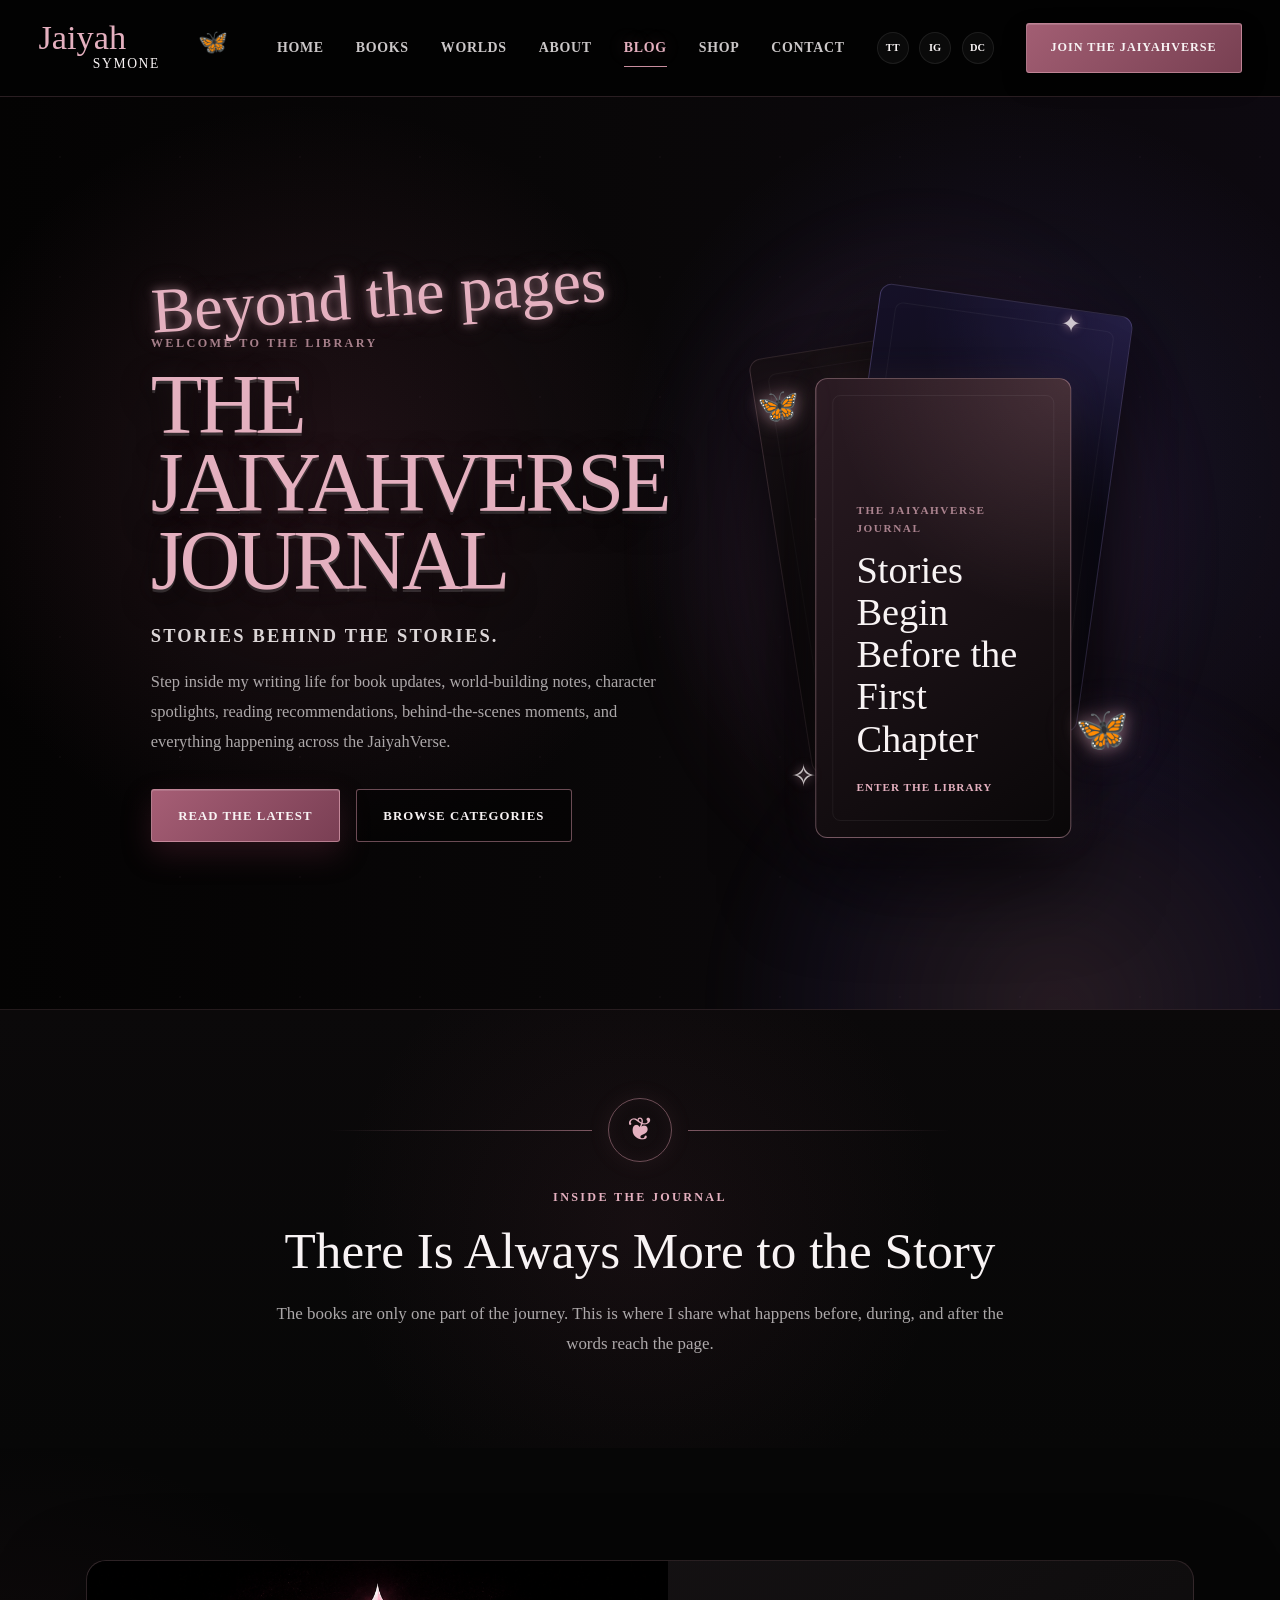
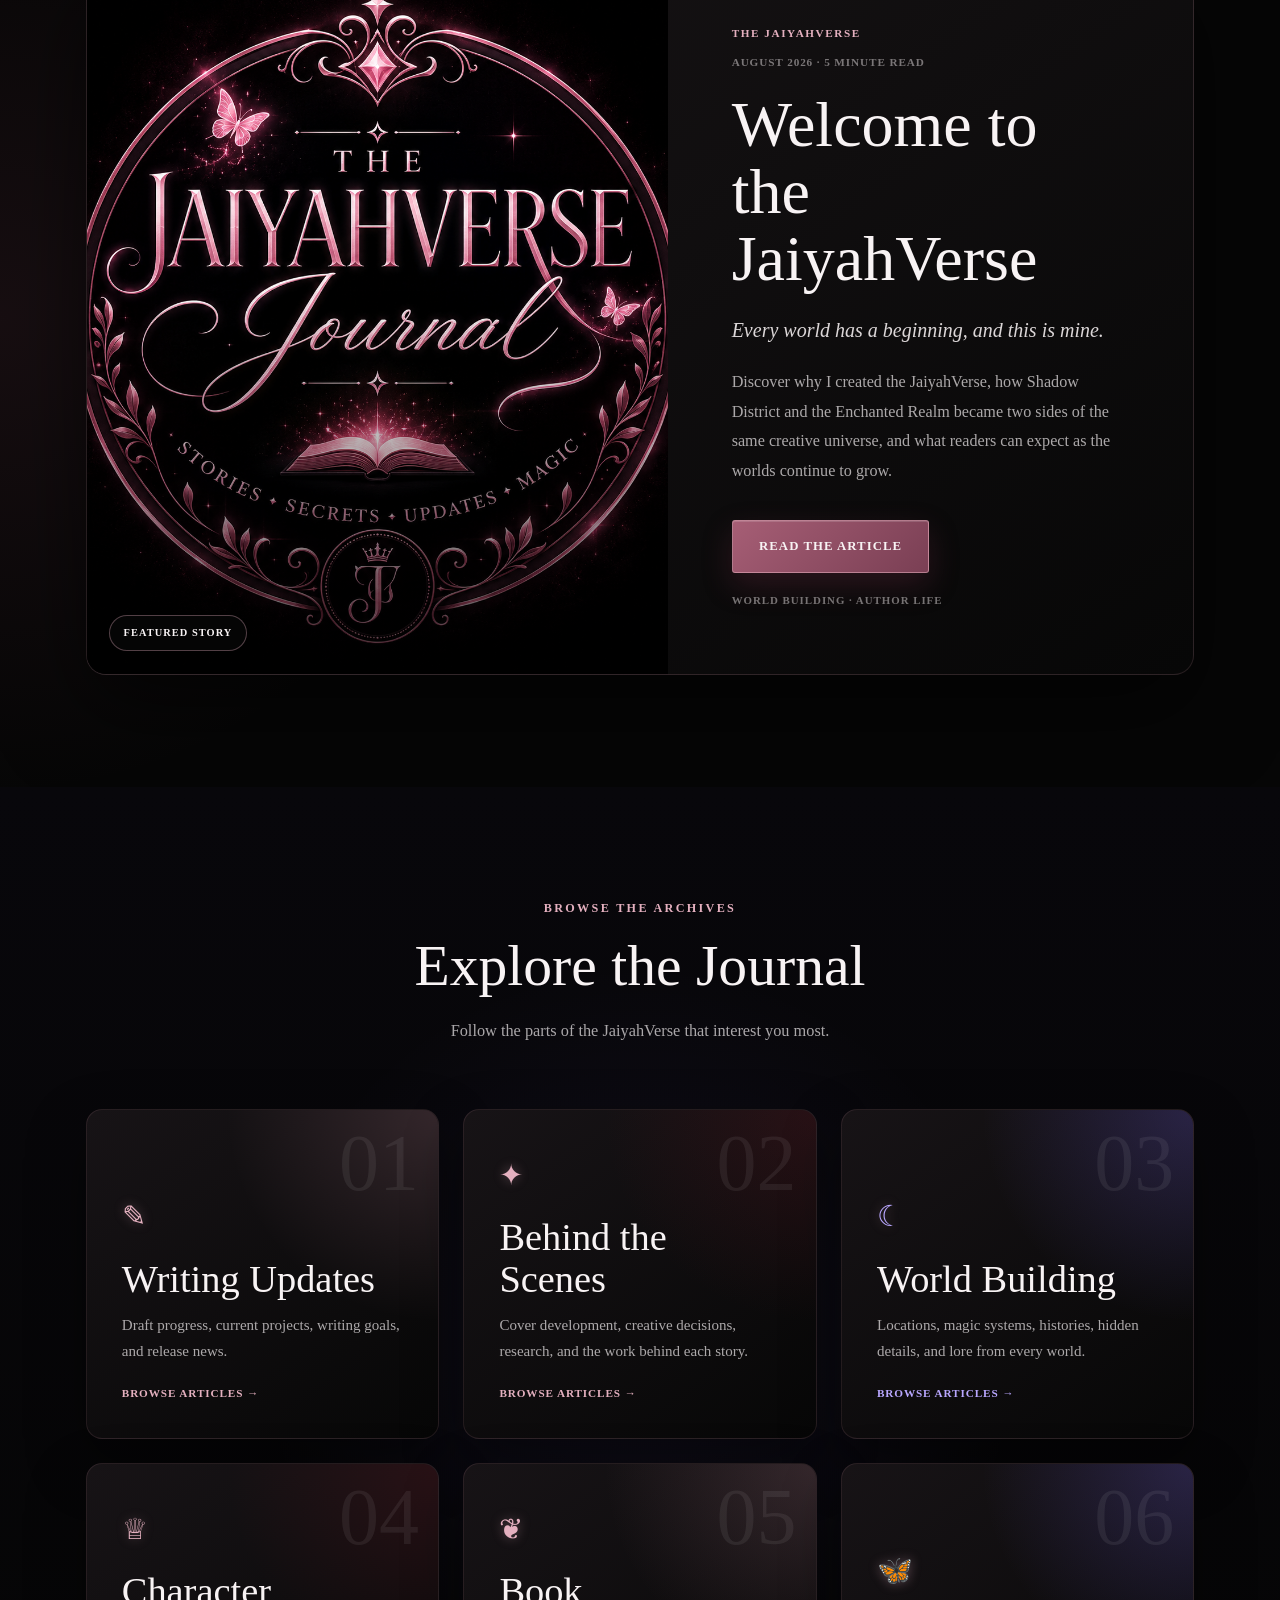
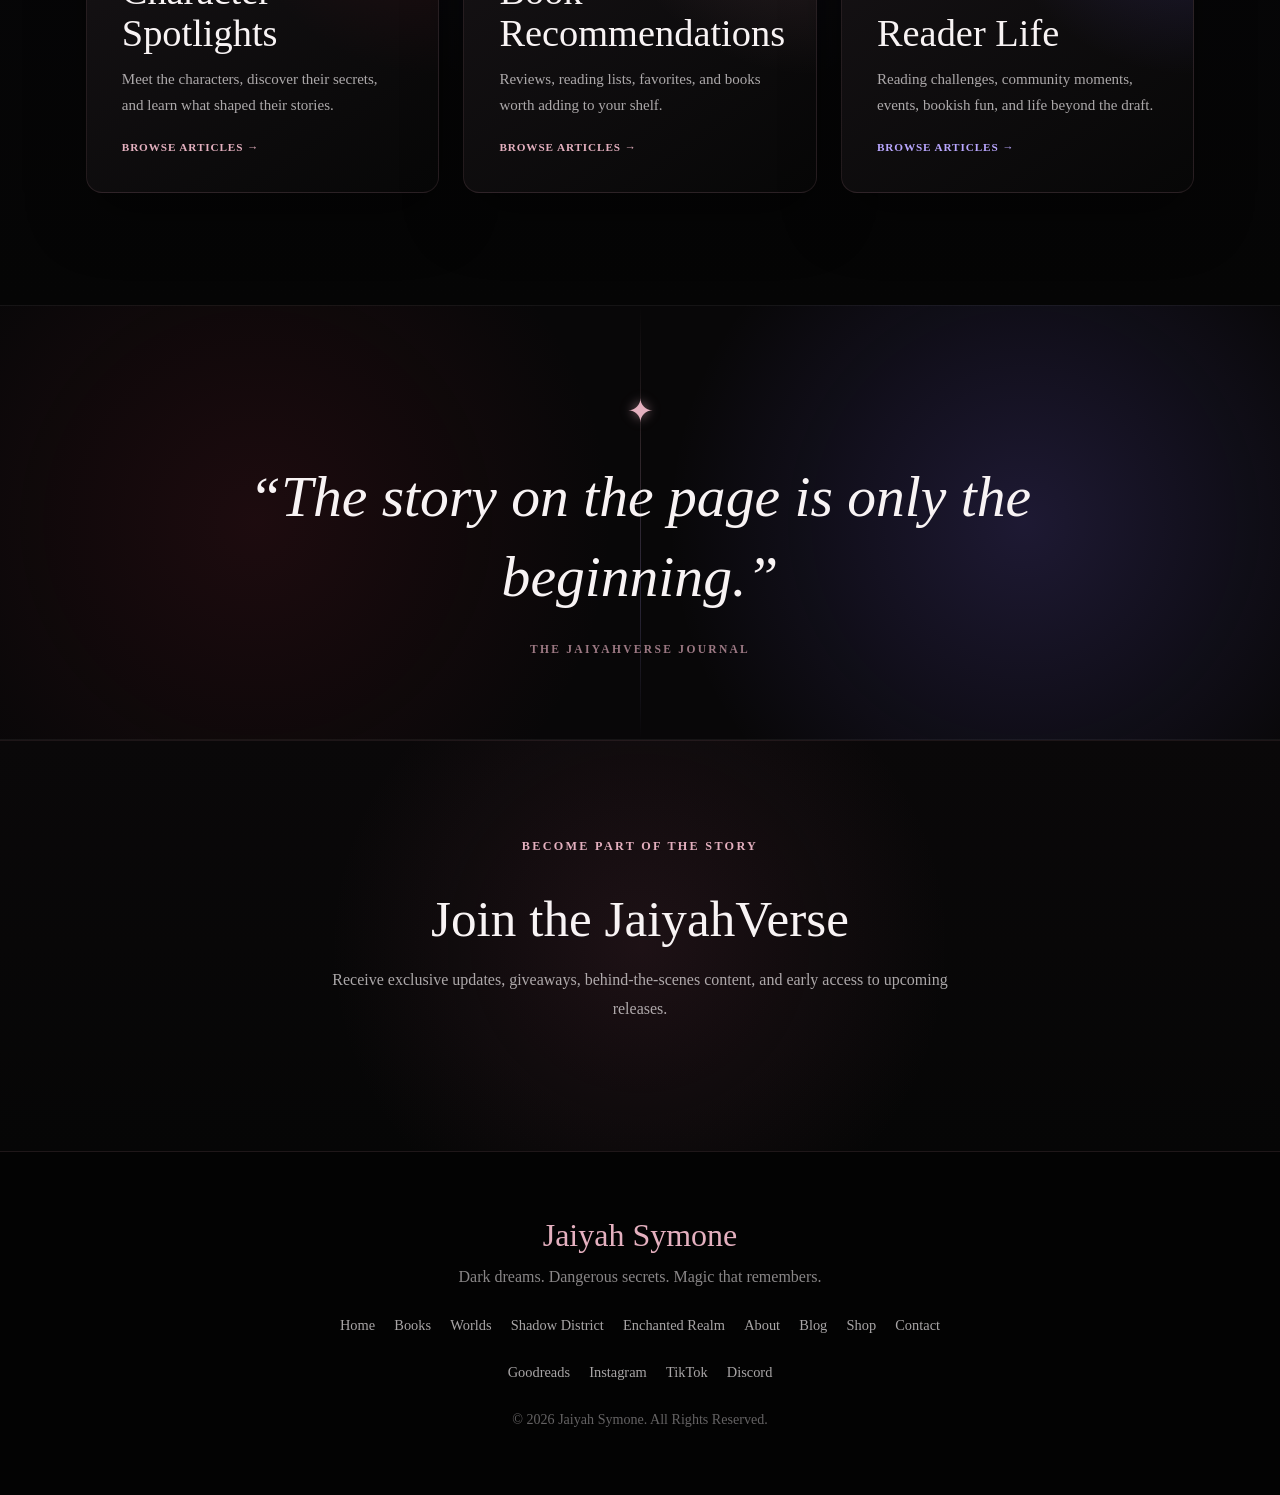
<file: blog.html>
<!DOCTYPE html>
<html lang="en">

<head>

    <meta charset="UTF-8">

    <meta
        name="viewport"
        content="width=device-width, initial-scale=1.0"
    >

    <meta
        name="description"
        content="Read the latest updates from author Jaiyah Symone, including writing updates, world-building, book news, behind-the-scenes content, and reader life."
    >

    <title>
        Blog | Jaiyah Symone
    </title>

    <!-- Global CSS -->
    <link rel="stylesheet" href="css/style.css">

    <!-- Blog Page CSS -->
    <link rel="stylesheet" href="css/blog.css">

</head>


<body class="blog-page">


    <!-- ========================= -->
    <!-- HEADER -->
    <!-- ========================= -->

    <header class="site-header">

        <nav class="main-nav">

            <a
                href="index.html"
                class="site-logo"
                aria-label="Jaiyah Symone homepage"
            >

                <span class="logo-main">
                    Jaiyah
                </span>

                <span class="logo-bottom">
                    Symone
                </span>

                <span
                    class="logo-butterfly"
                    aria-hidden="true"
                >
                    🦋
                </span>

            </a>


            <button
                class="mobile-menu-button"
                type="button"
                aria-label="Open navigation menu"
                aria-expanded="false"
                aria-controls="main-navigation-links"
            >

                <span></span>
                <span></span>
                <span></span>

            </button>


            <div
                class="nav-menu"
                id="main-navigation-links"
            >

                <ul class="nav-links">

                    <li>
                        <a href="index.html">
                            Home
                        </a>
                    </li>

                    <li>
                        <a href="books.html">
                            Books
                        </a>
                    </li>

                    <li>
                        <a href="worlds.html">
                            Worlds
                        </a>
                    </li>

                    <li>
                        <a href="about.html">
                            About
                        </a>
                    </li>

                    <li>
                        <a
                            href="blog.html"
                            class="active"
                        >
                            Blog
                        </a>
                    </li>

                    <li>
                        <a href="shop.html">
                            Shop
                        </a>
                    </li>

                    <li>
                        <a href="contact.html">
                            Contact
                        </a>
                    </li>

                </ul>


                <div class="nav-socials">

                    <a
                        href="https://www.tiktok.com/@jaiyahsymone"
                        target="_blank"
                        rel="noopener noreferrer"
                        aria-label="Jaiyah Symone on TikTok"
                    >
                        TT
                    </a>

                    <a
                        href="https://www.instagram.com/jaiyahsymone"
                        target="_blank"
                        rel="noopener noreferrer"
                        aria-label="Jaiyah Symone on Instagram"
                    >
                        IG
                    </a>

                    <a
                        href="https://discord.gg/2CKyCH4xKm"
                        target="_blank"
                        rel="noopener noreferrer"
                        aria-label="Join the JaiyahVerse Discord"
                    >
                        DC
                    </a>

                </div>


                <a
                    href="#newsletter"
                    class="nav-join-button"
                >
                    Join the JaiyahVerse
                </a>

            </div>

        </nav>

    </header>


    <main>


        <!-- ========================= -->
        <!-- BLOG HERO -->
        <!-- ========================= -->

        <section id="blog-hero">

            <div class="blog-hero-glow"></div>

            <div class="blog-hero-inner">


                <div class="blog-hero-copy">

                    <p class="hero-script">
                        Beyond the pages
                    </p>

                    <p class="hero-eyebrow">
                        Welcome to the Library
                    </p>

                    <h1>
                        The JaiyahVerse<br>
                        Journal
                    </h1>

                    <p class="blog-hero-tagline">
                        Stories behind the stories.
                    </p>

                    <p class="blog-hero-description">
                        Step inside my writing life for book updates,
                        world-building notes, character spotlights,
                        reading recommendations, behind-the-scenes moments,
                        and everything happening across the JaiyahVerse.
                    </p>

                    <div class="blog-hero-buttons">

                        <a
                            href="#latest-posts"
                            class="primary-blog-button"
                        >
                            Read the Latest
                        </a>

                        <a
                            href="#blog-categories"
                            class="secondary-blog-button"
                        >
                            Browse Categories
                        </a>

                    </div>

                </div>


                <div class="blog-hero-art">

                    <div class="journal-stack">

                        <article class="journal-card journal-card-back">

                            <span>
                                World Building
                            </span>

                            <h2>
                                Notes From the Enchanted Realm
                            </h2>

                        </article>


                        <article class="journal-card journal-card-middle">

                            <span>
                                Writing Life
                            </span>

                            <h2>
                                Behind the Draft
                            </h2>

                        </article>


                        <article class="journal-card journal-card-front">

                            <p>
                                The JaiyahVerse Journal
                            </p>

                            <h2>
                                Stories Begin Before the First Chapter
                            </h2>

                            <span>
                                Enter the Library
                            </span>

                        </article>

                    </div>

                    <span
                        class="blog-butterfly blog-butterfly-one"
                        aria-hidden="true"
                    >
                        🦋
                    </span>

                    <span
                        class="blog-butterfly blog-butterfly-two"
                        aria-hidden="true"
                    >
                        🦋
                    </span>

                    <span
                        class="blog-sparkle blog-sparkle-one"
                        aria-hidden="true"
                    >
                        ✦
                    </span>

                    <span
                        class="blog-sparkle blog-sparkle-two"
                        aria-hidden="true"
                    >
                        ✧
                    </span>

                </div>

            </div>

        </section>


        <!-- ========================= -->
        <!-- JOURNAL INTRODUCTION -->
        <!-- ========================= -->

        <section id="journal-introduction">

            <div
                class="blog-ornament"
                aria-hidden="true"
            >

                <span class="ornament-line"></span>

                <span class="ornament-center">
                    ❦
                </span>

                <span class="ornament-line"></span>

            </div>

            <p class="section-label">
                Inside the Journal
            </p>

            <h2>
                There Is Always More to the Story
            </h2>

            <p>
                The books are only one part of the journey.
                This is where I share what happens before,
                during, and after the words reach the page.
            </p>

        </section>


        <!-- ========================= -->
        <!-- FEATURED POST -->
        <!-- ========================= -->

        <section id="featured-post">

            <div class="featured-post-card">


                <div class="featured-post-image">

                    <img
                        src="/assets/Icons/JaiyahVerseJournalLogo.png"
                        alt="Welcome to the JaiyahVerse featured article"
                    >

                    <span class="featured-badge">
                        Featured Story
                    </span>

                </div>


                <div class="featured-post-content">

                    <p class="post-category">
                        The JaiyahVerse
                    </p>

                    <p class="post-date">
                        August 2026 · 5 Minute Read
                    </p>

                    <h2>
                        Welcome to the JaiyahVerse
                    </h2>

                    <p class="featured-post-lead">
                        Every world has a beginning, and this is mine.
                    </p>

                    <p>
                        Discover why I created the JaiyahVerse,
                        how Shadow District and the Enchanted Realm
                        became two sides of the same creative universe,
                        and what readers can expect as the worlds continue
                        to grow.
                    </p>

                    <div class="featured-post-actions">

                        <a
                            href="https://newsletter.jaiyahsymone.com/p/welcome-to-the-jaiyahverse-f064"
                            class="primary-blog-button"
                            target="_blank"
                            rel="noopener noreferrer"
                        >
                            Read the Article
                    </a>

                        <span>
                            World Building · Author Life
                        </span>

                    </div>

                </div>

            </div>

        </section>


        <!-- ========================= -->
        <!-- BLOG CATEGORIES -->
        <!-- ========================= -->

        <section id="blog-categories">

            <div class="blog-section-heading">

                <p class="section-label">
                    Browse the Archives
                </p>

                <h2>
                    Explore the Journal
                </h2>

                <p>
                    Follow the parts of the JaiyahVerse that interest you most.
                </p>

            </div>


            <div class="category-grid">


                <a
                    href="https://newsletter.jaiyahsymone.com/"
                    class="category-card writing-category-card"
                    target="_blank"
                    rel="noopener noreferrer"
                >

                    <span class="category-number">
                        01
                    </span>

                    <span class="category-icon">
                        ✎
                    </span>

                    <h3>
                        Writing Updates
                    </h3>

                    <p>
                        Draft progress, current projects,
                        writing goals, and release news.
                    </p>

                    <span class="category-link">
                        Browse Articles →
                    </span>

                </a>


                <a
                    href="https://newsletter.jaiyahsymone.com/"
                    class="category-card behind-scenes-card"
                    target="_blank"
                    rel="noopener noreferrer"
                >

                    <span class="category-number">
                        02
                    </span>

                    <span class="category-icon">
                        ✦
                    </span>

                    <h3>
                        Behind the Scenes
                    </h3>

                    <p>
                        Cover development, creative decisions,
                        research, and the work behind each story.
                    </p>

                    <span class="category-link">
                        Browse Articles →
                    </span>

                </a>


                <a
                    href="https://newsletter.jaiyahsymone.com/"
                    class="category-card world-building-card"
                    target="_blank"
                    rel="noopener noreferrer"
                >

                    <span class="category-number">
                        03
                    </span>

                    <span class="category-icon">
                        ☾
                    </span>

                    <h3>
                        World Building
                    </h3>

                    <p>
                        Locations, magic systems, histories,
                        hidden details, and lore from every world.
                    </p>

                    <span class="category-link">
                        Browse Articles →
                    </span>

                </a>


                <a
                    href="https://newsletter.jaiyahsymone.com/"
                    class="category-card character-card"
                    target="_blank"
                    rel="noopener noreferrer"
                >

                    <span class="category-number">
                        04
                    </span>

                    <span class="category-icon">
                        ♕
                    </span>

                    <h3>
                        Character Spotlights
                    </h3>

                    <p>
                        Meet the characters, discover their secrets,
                        and learn what shaped their stories.
                    </p>

                    <span class="category-link">
                        Browse Articles →
                    </span>

                </a>


                <a
                    href="https://newsletter.jaiyahsymone.com/"
                    class="category-card recommendations-card"
                    target="_blank"
                    rel="noopener noreferrer"
                >

                    <span class="category-number">
                        05
                    </span>

                    <span class="category-icon">
                        ❦
                    </span>

                    <h3>
                        Book Recommendations
                    </h3>

                    <p>
                        Reviews, reading lists, favorites,
                        and books worth adding to your shelf.
                    </p>

                    <span class="category-link">
                        Browse Articles →
                    </span>

                </a>


                <a
                    href="https://newsletter.jaiyahsymone.com/"
                    class="category-card reader-life-card"
                    target="_blank"
                    rel="noopener noreferrer"
                >

                    <span class="category-number">
                        06
                    </span>

                    <span class="category-icon">
                        🦋
                    </span>

                    <h3>
                        Reader Life
                    </h3>

                    <p>
                        Reading challenges, community moments,
                        events, bookish fun, and life beyond the draft.
                    </p>

                    <span class="category-link">
                        Browse Articles →
                    </span>

                </a>

            </div>

        </section>



        <!-- ========================= -->
        <!-- JOURNAL QUOTE -->
        <!-- ========================= -->

        <section id="journal-quote">

            <div class="journal-quote-content">

                <span
                    class="quote-symbol"
                    aria-hidden="true"
                >
                    ✦
                </span>

                <blockquote>
                    “The story on the page is only the beginning.”
                </blockquote>

                <p>
                    The JaiyahVerse Journal
                </p>

            </div>

        </section>


        <!-- ========================= -->
        <!-- NEWSLETTER -->
        <!-- ========================= -->

        <section id="newsletter">

            <div class="newsletter-content">

                <p class="section-label">
                    Become Part of the Story
                </p>

                <h2>
                    Join the JaiyahVerse
                </h2>

                <p>
                    Receive exclusive updates, giveaways,
                    behind-the-scenes content, and early access
                    to upcoming releases.
                </p>

<div class="newsletter-form beehiiv-form-wrapper">

    <script
        async
        src="https://subscribe-forms.beehiiv.com/v3/loader.js"
        data-beehiiv-form="478f8d6d-6cb1-4b4e-bfa7-b35e26f02864">
    </script>

</div>
            </div>

        </section>

    </main>


    <!-- ========================= -->
    <!-- FOOTER -->
    <!-- ========================= -->

    <footer>

        <h3>
            Jaiyah Symone
        </h3>

        <p>
            Dark dreams. Dangerous secrets. Magic that remembers.
        </p>

        <nav>

            <a href="index.html">
                Home
            </a>

            <a href="books.html">
                Books
            </a>

            <a href="worlds.html">
                Worlds
            </a>

            <a href="shadow-district.html">
                Shadow District
            </a>

            <a href="enchanted-realm.html">
                Enchanted Realm
            </a>

            <a href="about.html">
                About
            </a>

            <a href="blog.html">
                Blog
            </a>

            <a href="shop.html">
                Shop
            </a>

            <a href="contact.html">
                Contact
            </a>

        </nav>


        <div class="footer-socials">

            <a
                href="https://www.goodreads.com/author/show/54636770.Jaiyah_Symone"
                target="_blank"
                rel="noopener noreferrer"
            >
                Goodreads
            </a>            
            

            <a
                href="https://www.instagram.com/jaiyahsymone"
                target="_blank"
                rel="noopener noreferrer"
            >
                Instagram
            </a>

            <a
                href="https://www.tiktok.com/@jaiyahsymone"
                target="_blank"
                rel="noopener noreferrer"
            >
                TikTok
            </a>

            <a
                href="https://discord.gg/2CKyCH4xKm"
                target="_blank"
                rel="noopener noreferrer"
            >
                Discord
            </a>

        </div>

        <p class="copyright">
            © 2026 Jaiyah Symone. All Rights Reserved.
        </p>

    </footer>


    <script src="js/main.js"></script>

</body>

</html>
</file>
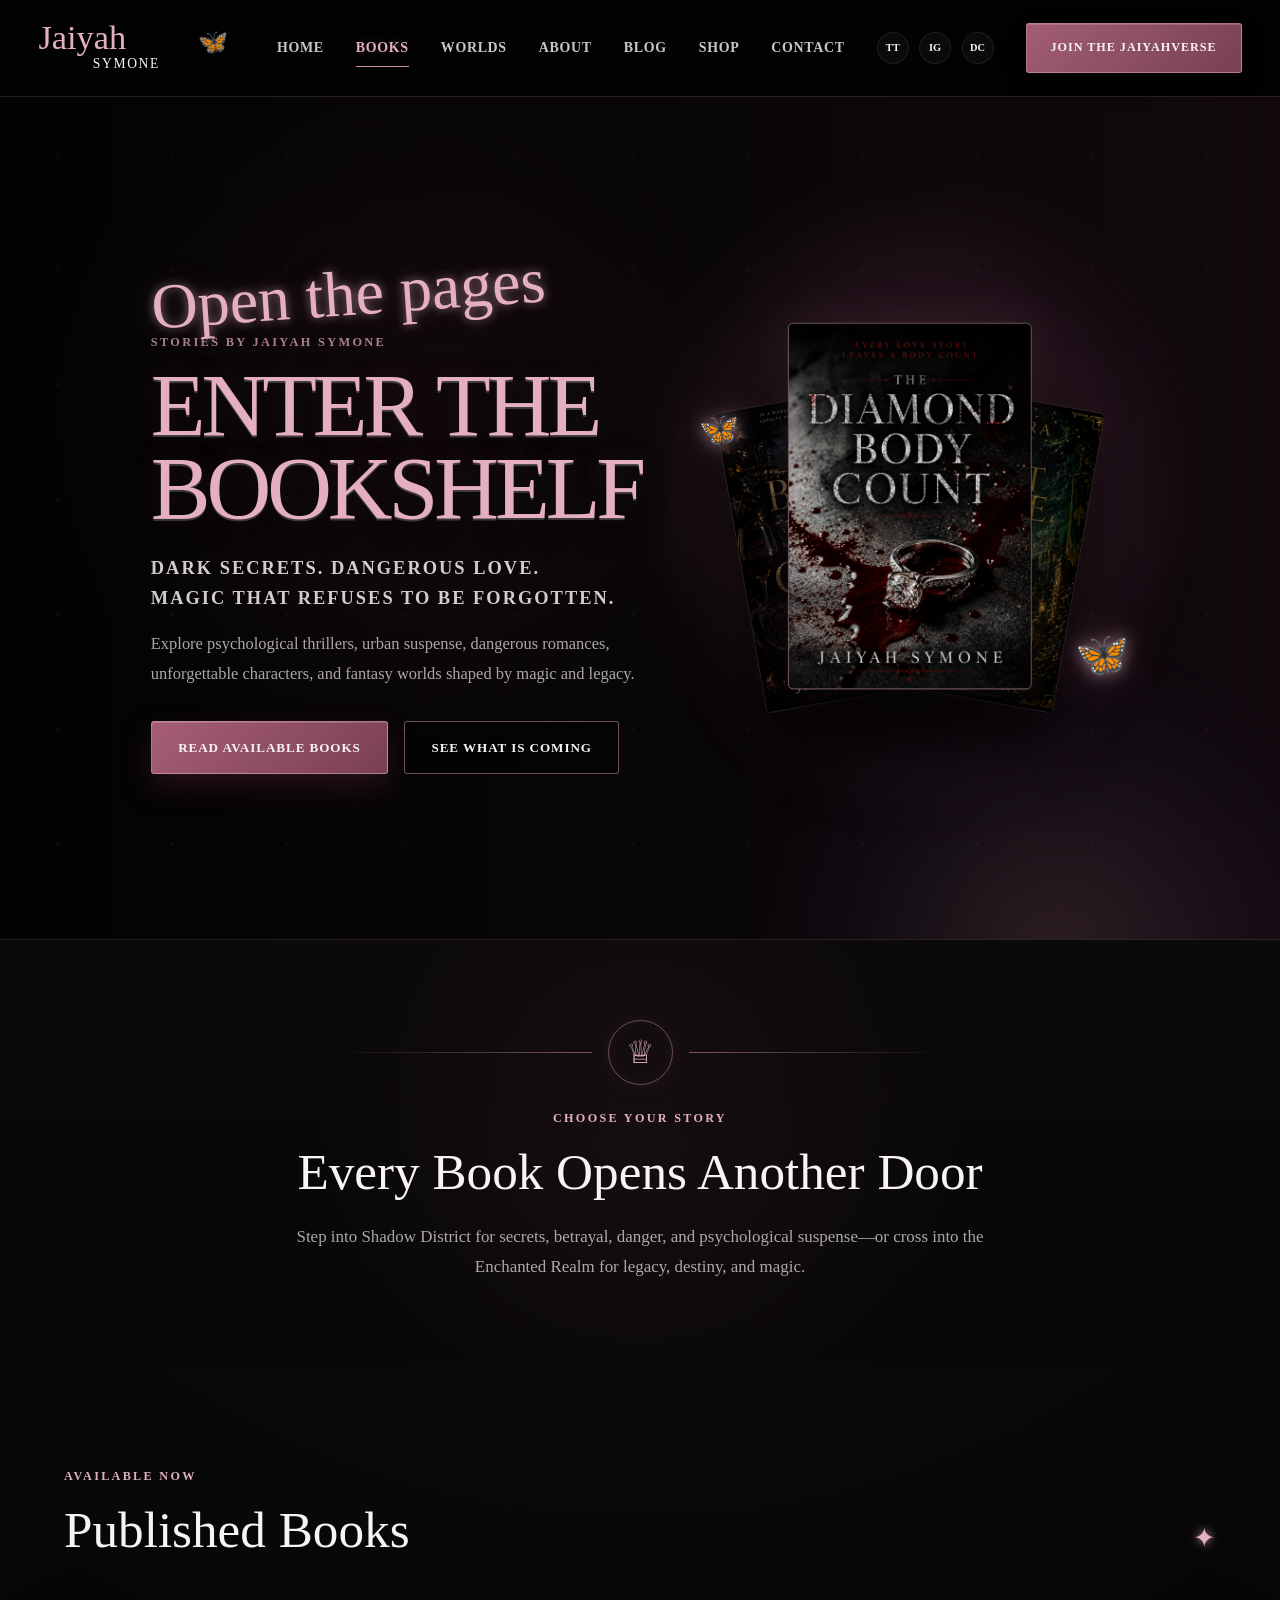
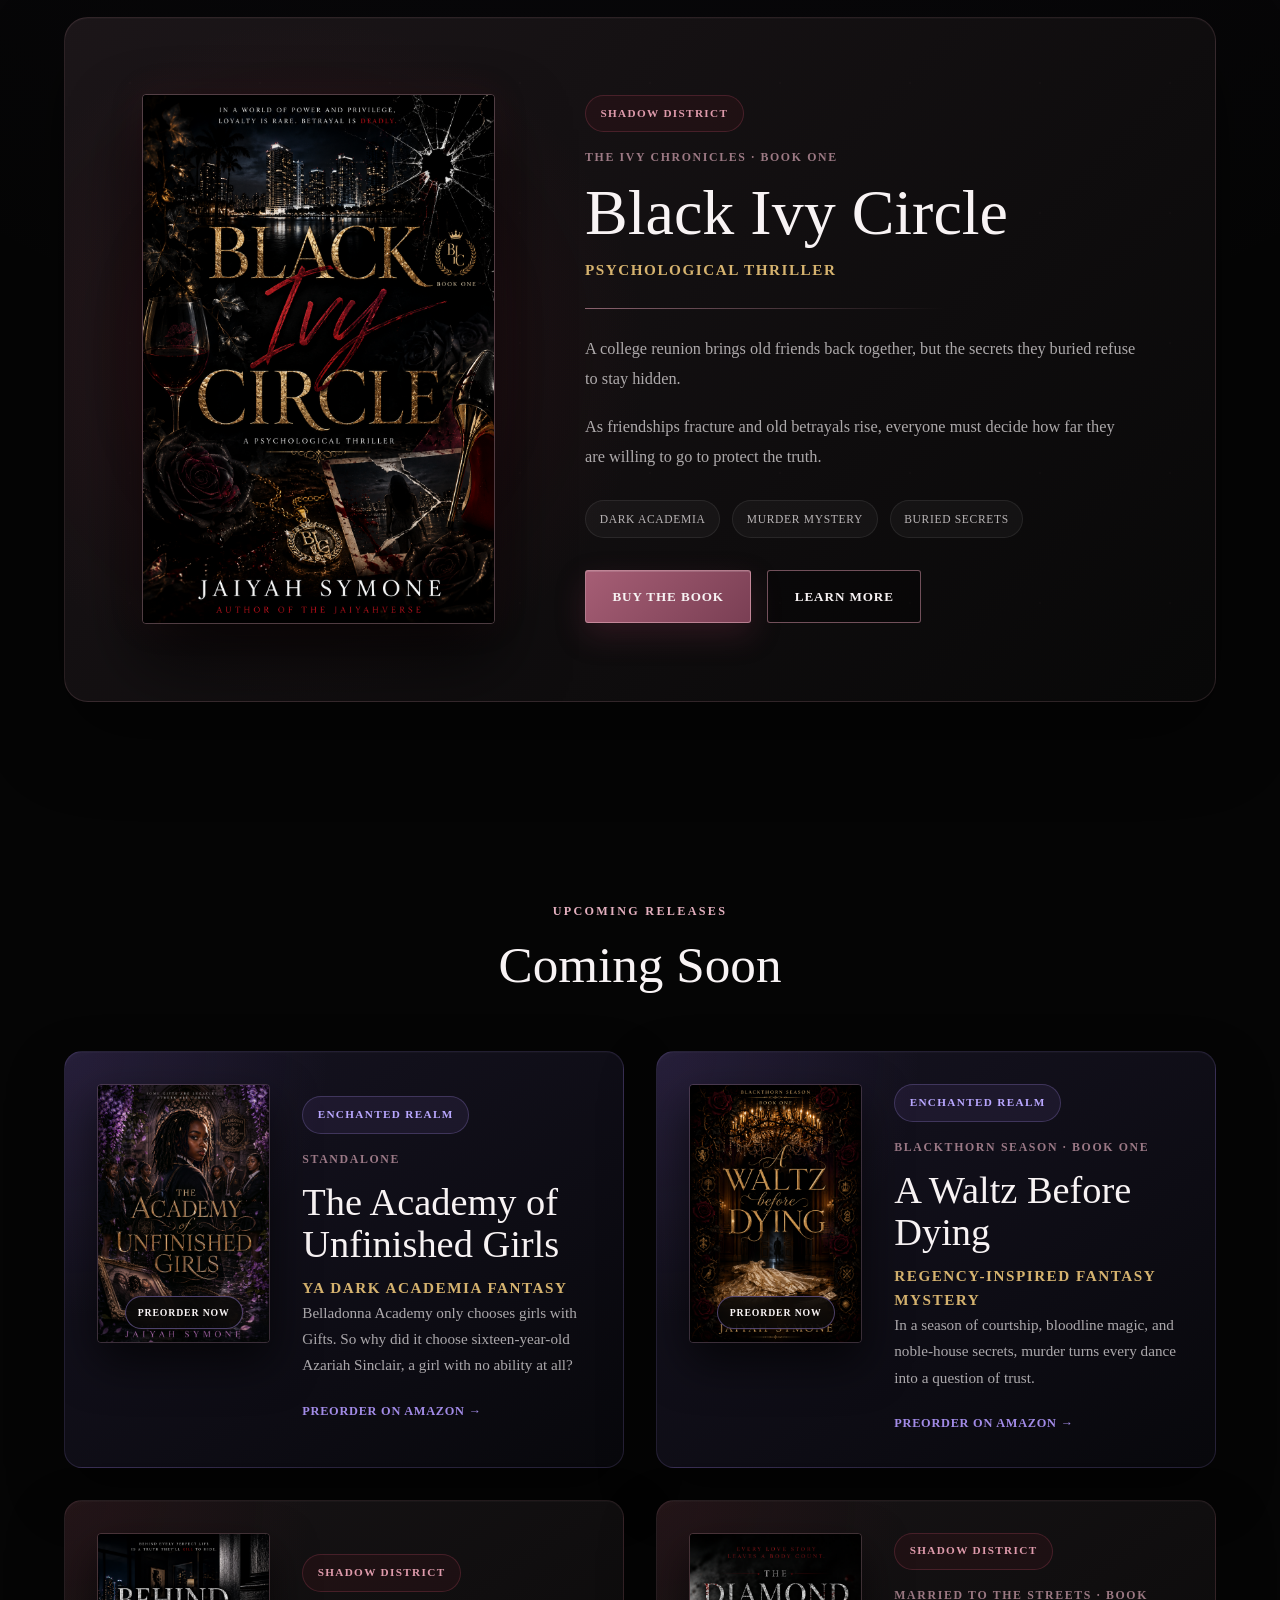
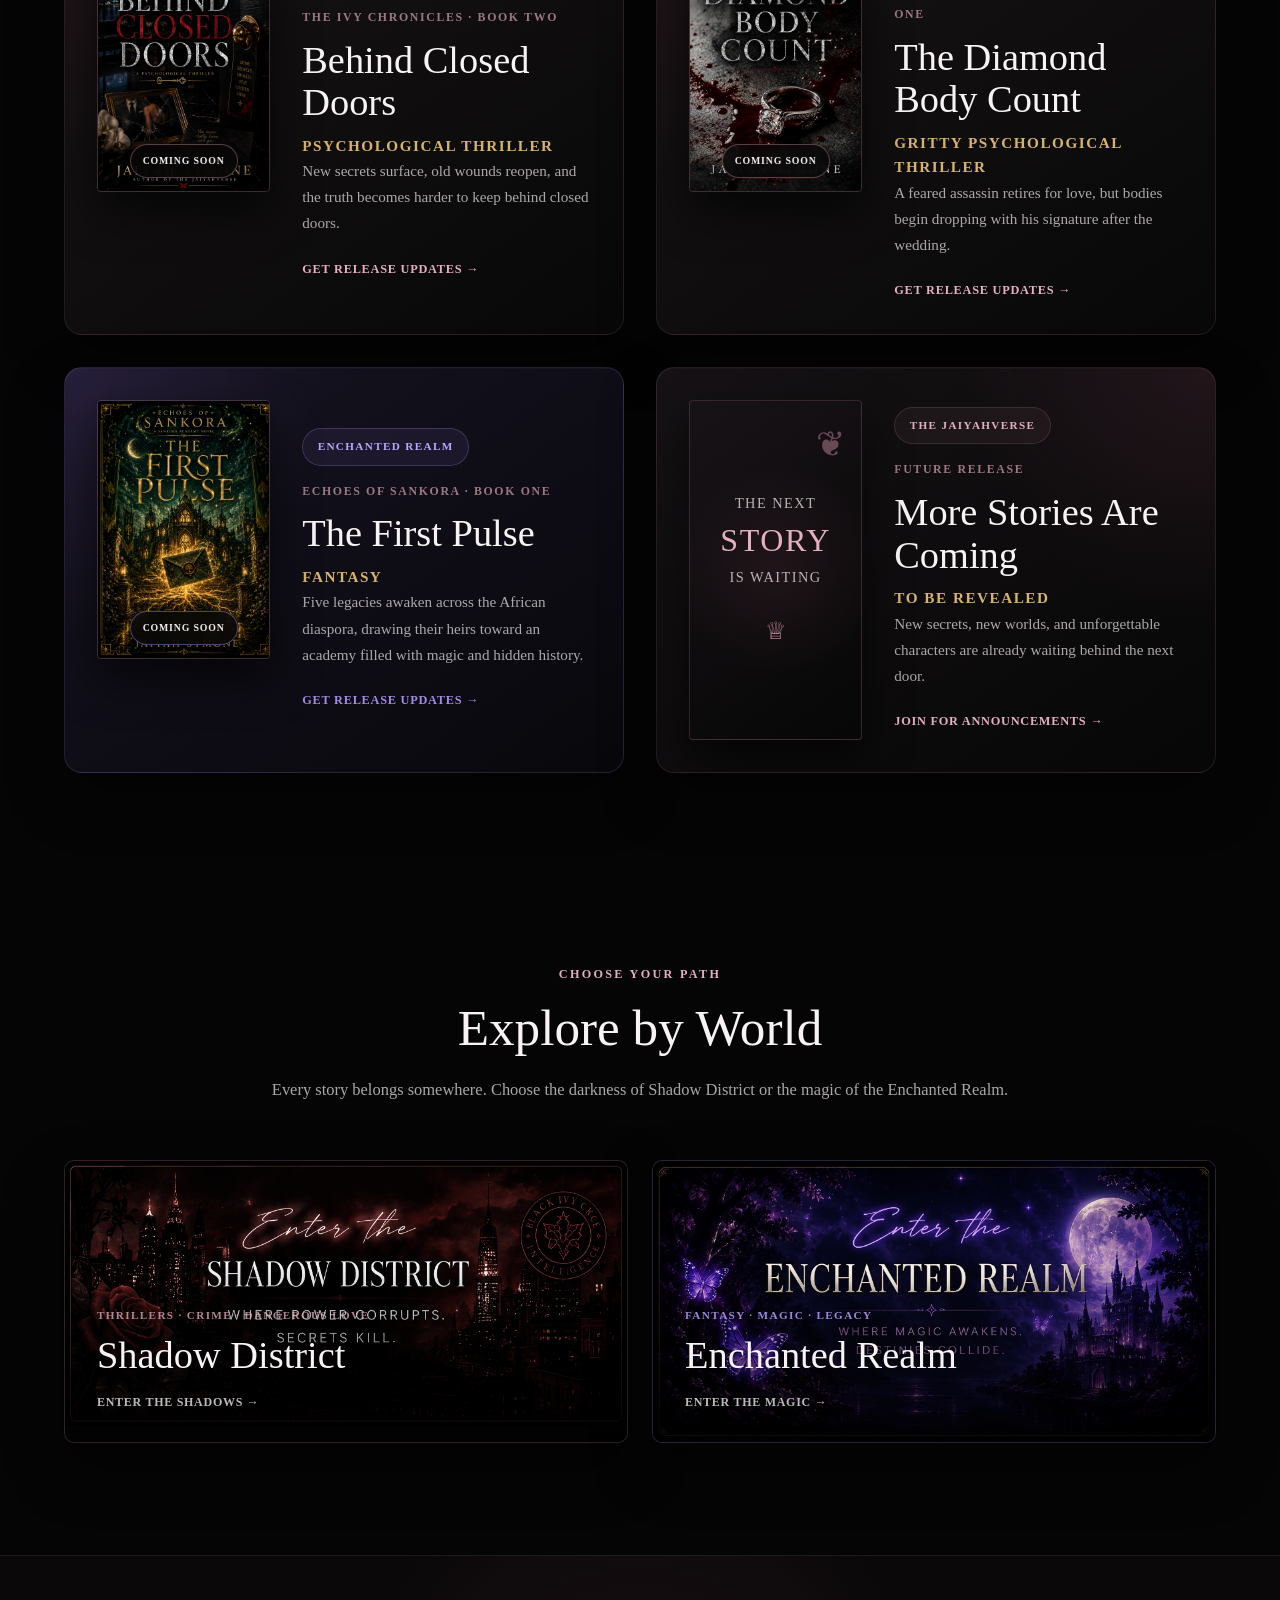
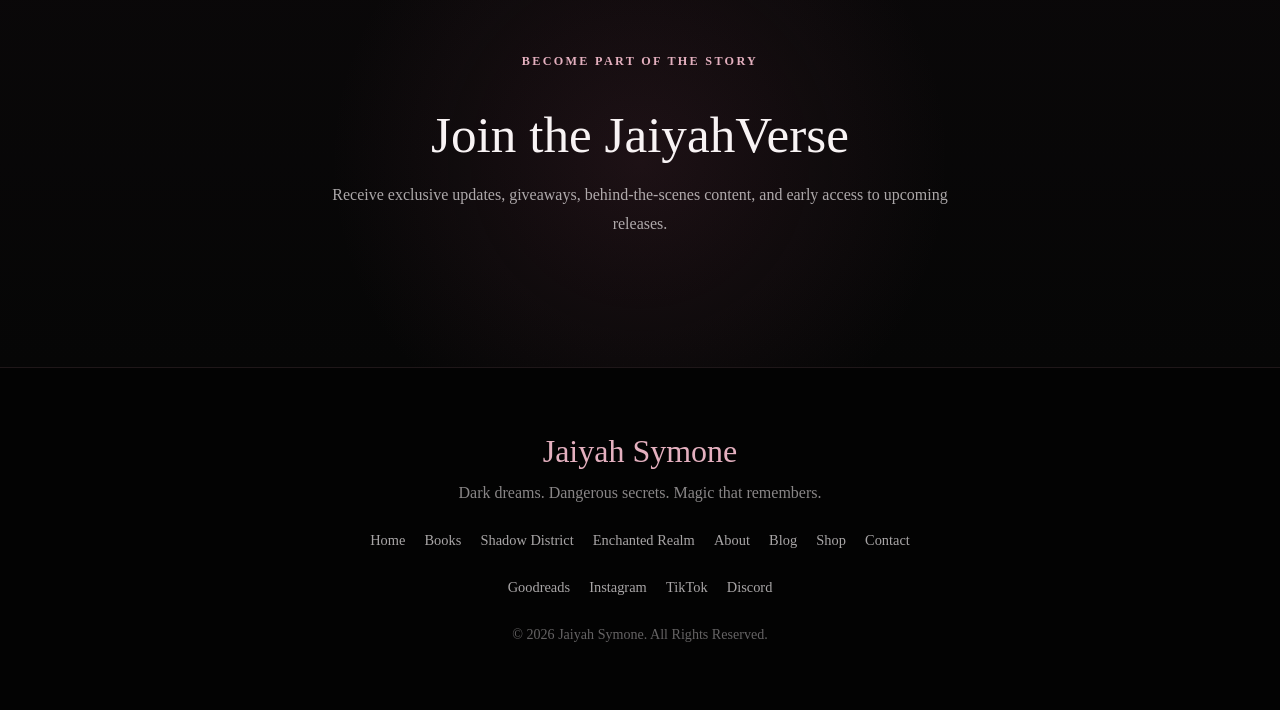
<file: books.html>
<!DOCTYPE html>
<html lang="en">

<head>

    <meta charset="UTF-8">

    <meta
        name="viewport"
        content="width=device-width, initial-scale=1.0"
    >

    <meta
        name="description"
        content="Explore books by Jaiyah Symone, including psychological thrillers, urban suspense, dangerous love stories, and magical fantasy adventures."
    >

    <title>
        Books | Jaiyah Symone
    </title>

    <!-- Global CSS -->
    <link rel="stylesheet" href="css/style.css">

    <!-- Books Page CSS -->
    <link rel="stylesheet" href="css/books.css">

</head>


<body class="books-page">


    <!-- ========================= -->
    <!-- HEADER -->
    <!-- ========================= -->

    <header class="site-header">

        <nav class="main-nav">

            <a
                href="index.html"
                class="site-logo"
                aria-label="Jaiyah Symone homepage"
            >

                <span class="logo-main">
                    Jaiyah
                </span>

                <span class="logo-bottom">
                    Symone
                </span>

                <span
                    class="logo-butterfly"
                    aria-hidden="true"
                >
                    🦋
                </span>

            </a>


            <button
                class="mobile-menu-button"
                type="button"
                aria-label="Open navigation menu"
                aria-expanded="false"
                aria-controls="main-navigation-links"
            >

                <span></span>
                <span></span>
                <span></span>

            </button>


            <div
                class="nav-menu"
                id="main-navigation-links"
            >

                <ul class="nav-links">

                    <li>
                        <a href="index.html">
                            Home
                        </a>
                    </li>

                    <li>
                        <a
                            href="books.html"
                            class="active"
                        >
                            Books
                        </a>
                    </li>

                    <li>
                        <a href="worlds.html">
                            Worlds
                        </a>
                    </li>

                    <li>
                        <a href="about.html">
                            About
                        </a>
                    </li>

                    <li>
                        <a href="blog.html">
                            Blog
                        </a>
                    </li>

                    <li>
                        <a href="shop.html">
                            Shop
                        </a>
                    </li>

                    <li>
                        <a href="contact.html">
                            Contact
                        </a>
                    </li>

                </ul>


                <div class="nav-socials">

                    <a
                        href="https://www.tiktok.com/@jaiyahsymone"
                        target="_blank"
                        rel="noopener noreferrer"
                        aria-label="Jaiyah Symone on TikTok"
                    >
                        TT
                    </a>

                    <a
                        href="https://www.instagram.com/jaiyahsymone"
                        target="_blank"
                        rel="noopener noreferrer"
                        aria-label="Jaiyah Symone on Instagram"
                    >
                        IG
                    </a>

                    <a
                        href="https://discord.gg/2CKyCH4xKm"
                        target="_blank"
                        rel="noopener noreferrer"
                        aria-label="Join the JaiyahVerse Discord"
                    >
                        DC
                    </a>

                </div>


                <a
                    href="#newsletter"
                    class="nav-join-button"
                >
                    Join the JaiyahVerse
                </a>

            </div>

        </nav>

    </header>


    <main>


        <!-- ========================= -->
        <!-- BOOKS HERO -->
        <!-- ========================= -->

        <section id="books-hero">

            <div class="books-hero-glow"></div>

            <div class="books-hero-inner">


                <!-- Hero Copy -->

                <div class="books-hero-copy">

                    <p class="hero-script">
                        Open the pages
                    </p>

                    <p class="hero-eyebrow">
                        Stories by Jaiyah Symone
                    </p>

                    <h1>
                        <span>Enter the</span>
                        <span>Bookshelf</span>
                    </h1>

                    <p class="books-hero-tagline">
                        Dark secrets. Dangerous love.<br>
                        Magic that refuses to be forgotten.
                    </p>

                    <p class="books-hero-description">
                        Explore psychological thrillers, urban suspense,
                        dangerous romances, unforgettable characters,
                        and fantasy worlds shaped by magic and legacy.
                    </p>

                    <div class="books-hero-buttons">

                        <a
                            href="#available-now"
                            class="primary-book-button"
                        >
                            Read Available Books
                        </a>

                        <a
                            href="#coming-soon"
                            class="secondary-book-button"
                        >
                            See What Is Coming
                        </a>

                    </div>

                </div>


                <!-- Decorative Book Covers -->

                <div class="books-hero-art">

                    <div class="hero-book hero-book-left">

                        <img
                            src="assets/bookcovers/black-ivy-circle.png"
                            alt="Black Ivy Circle by Jaiyah Symone"
                        >

                    </div>

                    <div class="hero-book hero-book-center">

                        <img
                            src="assets/bookcovers/diamond-body-count.png"
                            alt="The Diamond Body Count by Jaiyah Symone"
                        >

                    </div>

                    <div class="hero-book hero-book-right">

                        <img
                            src="assets/bookcovers/the-first-pulse.png"
                            alt="Echoes of Sankora: The First Pulse by Jaiyah Symone"
                        >

                    </div>

                    <span
                        class="books-butterfly butterfly-left"
                        aria-hidden="true"
                    >
                        🦋
                    </span>

                    <span
                        class="books-butterfly butterfly-right"
                        aria-hidden="true"
                    >
                        🦋
                    </span>

                </div>

            </div>

        </section>


        <!-- ========================= -->
        <!-- BOOK PAGE INTRO -->
        <!-- ========================= -->

        <section id="books-introduction">

            <div
                class="books-ornament"
                aria-hidden="true"
            >

                <span class="ornament-line"></span>

                <span class="ornament-center">
                    ♕
                </span>

                <span class="ornament-line"></span>

            </div>

            <p class="section-label">
                Choose Your Story
            </p>

            <h2>
                Every Book Opens Another Door
            </h2>

            <p>
                Step into Shadow District for secrets, betrayal,
                danger, and psychological suspense—or cross into
                the Enchanted Realm for legacy, destiny, and magic.
            </p>

        </section>


        <!-- ========================= -->
        <!-- AVAILABLE NOW -->
        <!-- ========================= -->

        <section id="available-now">

            <div class="book-section-heading">

                <div>

                    <p class="section-label">
                        Available Now
                    </p>

                    <h2>
                        Published Books
                    </h2>

                </div>

                <span class="heading-decoration">
                    ✦
                </span>

            </div>


            <!-- Black Ivy Circle -->

            <article
                class="featured-book"
                id="black-ivy-circle"
            >

                <div class="featured-cover">

                    <div class="cover-glow shadow-glow"></div>

                    <img
                        src="assets/bookcovers/black-ivy-circle.png"
                        alt="Black Ivy Circle by Jaiyah Symone"
                    >

                </div>


                <div class="featured-book-content">

                    <p class="book-world-label shadow-label">
                        Shadow District
                    </p>

                    <p class="book-series">
                        The Ivy Chronicles · Book One
                    </p>

                    <h2>
                        Black Ivy Circle
                    </h2>

                    <p class="book-genre">
                        Psychological Thriller
                    </p>

                    <div class="book-divider"></div>

                    <p class="book-description">
                        A college reunion brings old friends back
                        together, but the secrets they buried refuse
                        to stay hidden.
                    </p>

                    <p class="book-description">
                        As friendships fracture and old betrayals rise,
                        everyone must decide how far they are willing
                        to go to protect the truth.
                    </p>

                    <div class="book-details">

                        <span>
                            Dark Academia
                        </span>

                        <span>
                            Murder Mystery
                        </span>

                        <span>
                            Buried Secrets
                        </span>

                    </div>

                    <div class="book-actions">

                        <a
                            href="https://a.co/d/08lXFrED"
                            class="primary-book-button"
                        >
                            Buy the Book
                        </a>

                        <a
                            href="https://a.co/d/0iGv7eVz"
                            class="secondary-book-button"
                        >
                            Learn More
                        </a>

                    </div>

                </div>

            </article>

        </section>


        <!-- ========================= -->
        <!-- COMING SOON -->
        <!-- ========================= -->

        <section id="coming-soon">

            <div class="book-section-heading centered-heading">

                <div>

                    <p class="section-label">
                         Upcoming Releases
                    </p>

                    <h2>
                        Coming Soon
                    </h2>

                </div>

            </div>


            <div class="upcoming-books-grid">

                <!-- The Academy of Unfinished Girls -->

            <article
                class="upcoming-book-card fantasy-card"
                id="academy-of-unfinished-girls"
            >

                <div class="upcoming-cover">

                    <img
                        src="assets/bookcovers/the-academy-of-unfinished-girls.png"
                        alt="The Academy of Unfinished Girls by Jaiyah Symone"
                    >

                    <span class="cover-status fantasy-status">
                        Preorder Now
                    </span>

                </div>


                <div class="upcoming-book-content">

                    <p class="book-world-label fantasy-label">
                        Enchanted Realm
                    </p>

                    <p class="book-series">
                        Standalone
                    </p>

                    <h3>
                        The Academy of Unfinished Girls
                    </h3>

                    <p class="book-genre">
                        YA Dark Academia Fantasy
                    </p>

                    <p class="book-description">
                        Belladonna Academy only chooses girls with Gifts.
                        So why did it choose sixteen-year-old Azariah Sinclair,
                        a girl with no ability at all?
                    </p>

                    <a
                        href="https://a.co/d/0cmycrUJ"
                        class="book-update-link fantasy-link"
                        target="_blank"
                        rel="noopener noreferrer"
                    >
                        Preorder on Amazon →
                    </a>

                </div>

            </article>

                <!-- A Waltz Before Dying -->

            <article
                class="upcoming-book-card fantasy-card"
                id="a-waltz-before-dying"
            >

                <div class="upcoming-cover">

                    <img
                        src="assets/bookcovers/a-waltz-before-dying.png"
                        alt="A Waltz Before Dying by Jaiyah Symone"
                    >

                    <span class="cover-status fantasy-status">
                        Preorder Now
                    </span>

                </div>


                <div class="upcoming-book-content">

                    <p class="book-world-label fantasy-label">
                        Enchanted Realm
                    </p>

                    <p class="book-series">
                        Blackthorn Season · Book One
                    </p>

                    <h3>
                        A Waltz Before Dying
                    </h3>

                    <p class="book-genre">
                        Regency-Inspired Fantasy Mystery
                    </p>

                    <p class="book-description">
                        In a season of courtship, bloodline magic, and noble-house
                        secrets, murder turns every dance into a question of trust.
                    </p>

                    <a
                        href="https://a.co/d/02Ov2hpY"
                        class="book-update-link fantasy-link"
                        target="_blank"
                        rel="noopener noreferrer"
                    >
                        Preorder on Amazon →
                    </a>

                </div>

            </article>


                <!-- Behind Closed Doors -->

                <article
                    class="upcoming-book-card"
                    id="behind-closed-doors"
                >

                    <div class="upcoming-cover">

                        <img
                            src="assets/bookcovers/behind-closed-doors.png"
                            alt="Behind Closed Doors by Jaiyah Symone"
                        >

                        <span class="cover-status">
                            Coming Soon
                        </span>

                    </div>


                    <div class="upcoming-book-content">

                        <p class="book-world-label shadow-label">
                            Shadow District
                        </p>

                        <p class="book-series">
                            The Ivy Chronicles · Book Two
                        </p>

                        <h3>
                            Behind Closed Doors
                        </h3>

                        <p class="book-genre">
                            Psychological Thriller
                        </p>

                        <p class="book-description">
                            New secrets surface, old wounds reopen,
                            and the truth becomes harder to keep
                            behind closed doors.
                        </p>

                        <a
                            href="#newsletter"
                            class="book-update-link"
                        >
                            Get Release Updates →
                        </a>

                    </div>

                </article>


                <!-- Diamond Body Count -->

                <article
                    class="upcoming-book-card"
                    id="diamond-body-count"
                >

                    <div class="upcoming-cover">

                        <img
                            src="assets/bookcovers/diamond-body-count.png"
                            alt="The Diamond Body Count by Jaiyah Symone"
                        >

                        <span class="cover-status">
                            Coming Soon
                        </span>

                    </div>


                    <div class="upcoming-book-content">

                        <p class="book-world-label shadow-label">
                            Shadow District
                        </p>

                        <p class="book-series">
                            Married to the Streets · Book One
                        </p>

                        <h3>
                            The Diamond Body Count
                        </h3>

                        <p class="book-genre">
                            Gritty Psychological Thriller
                        </p>

                        <p class="book-description">
                            A feared assassin retires for love, but
                            bodies begin dropping with his signature
                            after the wedding.
                        </p>

                        <a
                            href="#newsletter"
                            class="book-update-link"
                        >
                            Get Release Updates →
                        </a>

                    </div>

                </article>


                <!-- Echoes of Sankora -->

                <article
                    class="upcoming-book-card fantasy-card"
                    id="echoes-of-sankora"
                >

                    <div class="upcoming-cover">

                        <img
                            src="assets/bookcovers/the-first-pulse.png"
                            alt="Echoes of Sankora by Jaiyah Symone"
                        >

                        <span class="cover-status fantasy-status">
                            Coming Soon
                        </span>

                    </div>


                    <div class="upcoming-book-content">

                        <p class="book-world-label fantasy-label">
                            Enchanted Realm
                        </p>

                        <p class="book-series">
                            Echoes of Sankora · Book One
                        </p>

                        <h3>
                            The First Pulse
                        </h3>

                        <p class="book-genre">
                            Fantasy
                        </p>

                        <p class="book-description">
                            Five legacies awaken across the African
                            diaspora, drawing their heirs toward an
                            academy filled with magic and hidden history.
                        </p>

                        <a
                            href="#newsletter"
                            class="book-update-link fantasy-link"
                        >
                            Get Release Updates →
                        </a>

                    </div>

                </article>


                <!-- Future Release -->

                <article class="upcoming-book-card future-book-card">

                    <div class="future-book-cover">

                        <span class="future-flourish">
                            ❦
                        </span>

                        <p>
                            The Next
                        </p>

                        <h3>
                            Story
                        </h3>

                        <p>
                            Is Waiting
                        </p>

                        <span class="future-crown">
                            ♕
                        </span>

                    </div>


                    <div class="upcoming-book-content">

                        <p class="book-world-label">
                            The JaiyahVerse
                        </p>

                        <p class="book-series">
                            Future Release
                        </p>

                        <h3>
                            More Stories Are Coming
                        </h3>

                        <p class="book-genre">
                            To Be Revealed
                        </p>

                        <p class="book-description">
                            New secrets, new worlds, and unforgettable
                            characters are already waiting behind
                            the next door.
                        </p>

                        <a
                            href="#newsletter"
                            class="book-update-link"
                        >
                            Join for Announcements →
                        </a>

                    </div>

                </article>

            </div>

        </section>


        <!-- ========================= -->
        <!-- STORY WORLDS -->
        <!-- ========================= -->

        <section id="book-worlds">

            <div class="worlds-heading">

                <p class="section-label">
                    Choose Your Path
                </p>

                <h2>
                    Explore by World
                </h2>

                <p>
                    Every story belongs somewhere. Choose the darkness
                    of Shadow District or the magic of the Enchanted Realm.
                </p>

            </div>


            <div class="book-world-grid">


                <!-- Shadow District -->

                <a
                    href="shadow-district.html"
                    class="book-world-card shadow-world-card"
                >

                    <img
                        src="assets/Icons/ShadownDistrict.png"
                        alt="Enter Shadow District"
                    >

                    <div class="world-card-overlay">

                        <p>
                            Thrillers · Crime · Dangerous Love
                        </p>

                        <h3>
                            Shadow District
                        </h3>

                        <span>
                            Enter the Shadows →
                        </span>

                    </div>

                </a>


                <!-- Enchanted Realm -->

                <a
                    href="enchanted-realm.html"
                    class="book-world-card enchanted-world-card"
                >

                    <img
                        src="assets/Icons/EnchantedRealmDistrict.png"
                        alt="Enter Enchanted Realm"
                    >

                    <div class="world-card-overlay">

                        <p>
                            Fantasy · Magic · Legacy
                        </p>

                        <h3>
                            Enchanted Realm
                        </h3>

                        <span>
                            Enter the Magic →
                        </span>

                    </div>

                </a>

            </div>

        </section>


        <!-- ========================= -->
        <!-- NEWSLETTER -->
        <!-- ========================= -->

        <section id="newsletter">

            <div class="newsletter-content">

                <p class="section-label">
                    Become Part of the Story
                </p>

                <h2>
                    Join the JaiyahVerse
                </h2>

                <p>
                    Receive exclusive updates, giveaways,
                    behind-the-scenes content, and early access
                    to upcoming releases.
                </p>

<div class="newsletter-form beehiiv-form-wrapper">

    <script
        async
        src="https://subscribe-forms.beehiiv.com/v3/loader.js"
        data-beehiiv-form="478f8d6d-6cb1-4b4e-bfa7-b35e26f02864">
    </script>

</div>
            </div>

        </section>

    </main>


    <!-- ========================= -->
    <!-- FOOTER -->
    <!-- ========================= -->

    <footer>

        <h3>
            Jaiyah Symone
        </h3>

        <p>
            Dark dreams. Dangerous secrets. Magic that remembers.
        </p>

        <nav>

            <a href="index.html">
                Home
            </a>

            <a href="books.html">
                Books
            </a>

            <a href="shadow-district.html">
                Shadow District
            </a>

            <a href="enchanted-realm.html">
                Enchanted Realm
            </a>

            <a href="about.html">
                About
            </a>

            <a href="blog.html">
                Blog
            </a>

            <a href="shop.html">
                Shop
            </a>

            <a href="contact.html">
                Contact
            </a>

        </nav>


        <div class="footer-socials">

            <a
                href="https://www.goodreads.com/author/show/54636770.Jaiyah_Symone"
                target="_blank"
                rel="noopener noreferrer"
            >
                Goodreads
            </a>

            <a
                href="https://www.instagram.com/jaiyahsymone"
                target="_blank"
                rel="noopener noreferrer"
            >
                Instagram
            </a>

            <a
                href="https://www.tiktok.com/@jaiyahsymone"
                target="_blank"
                rel="noopener noreferrer"
            >
                TikTok
            </a>

            <a
                href="https://discord.gg/2CKyCH4xKm"
                target="_blank"
                rel="noopener noreferrer"
            >
                Discord
            </a>

        </div>

        <p class="copyright">
            © 2026 Jaiyah Symone. All Rights Reserved.
        </p>

    </footer>


    <!-- JavaScript -->

    <script src="js/main.js"></script>

</body>

</html>
</file>
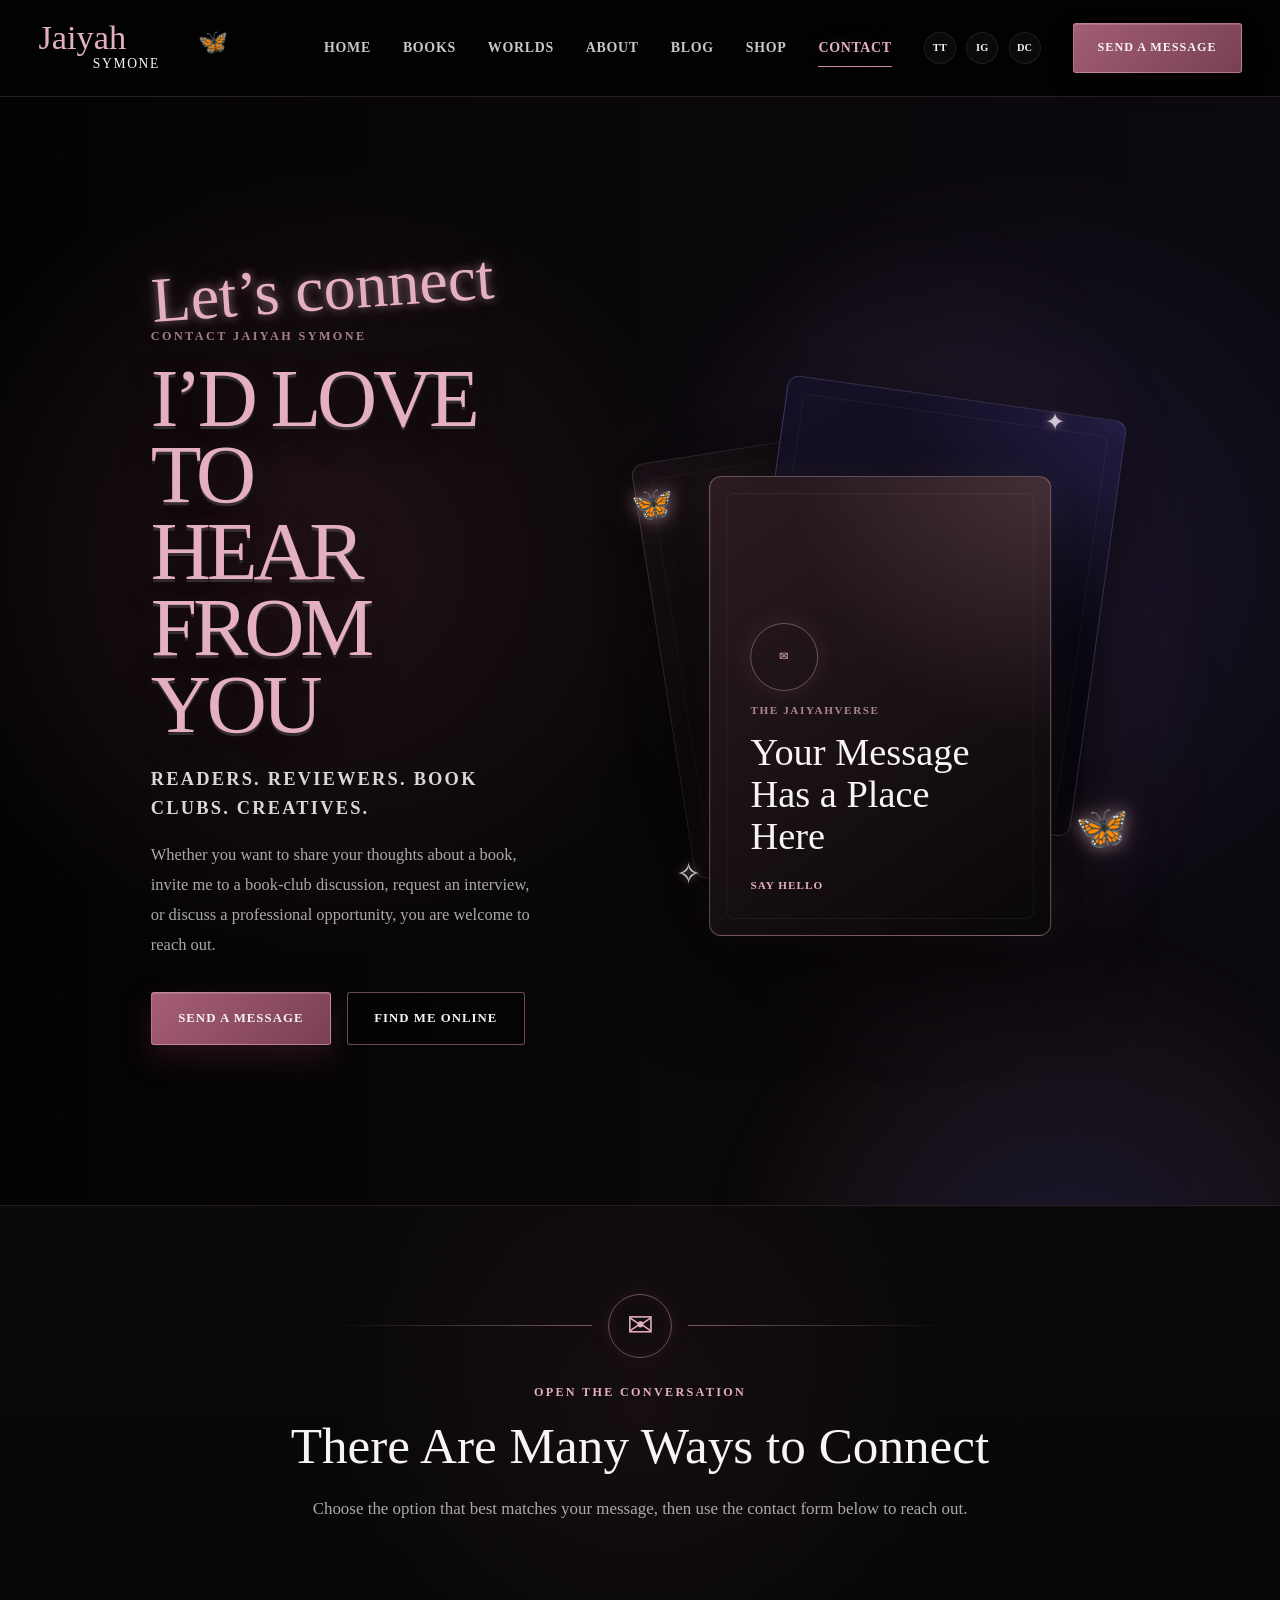
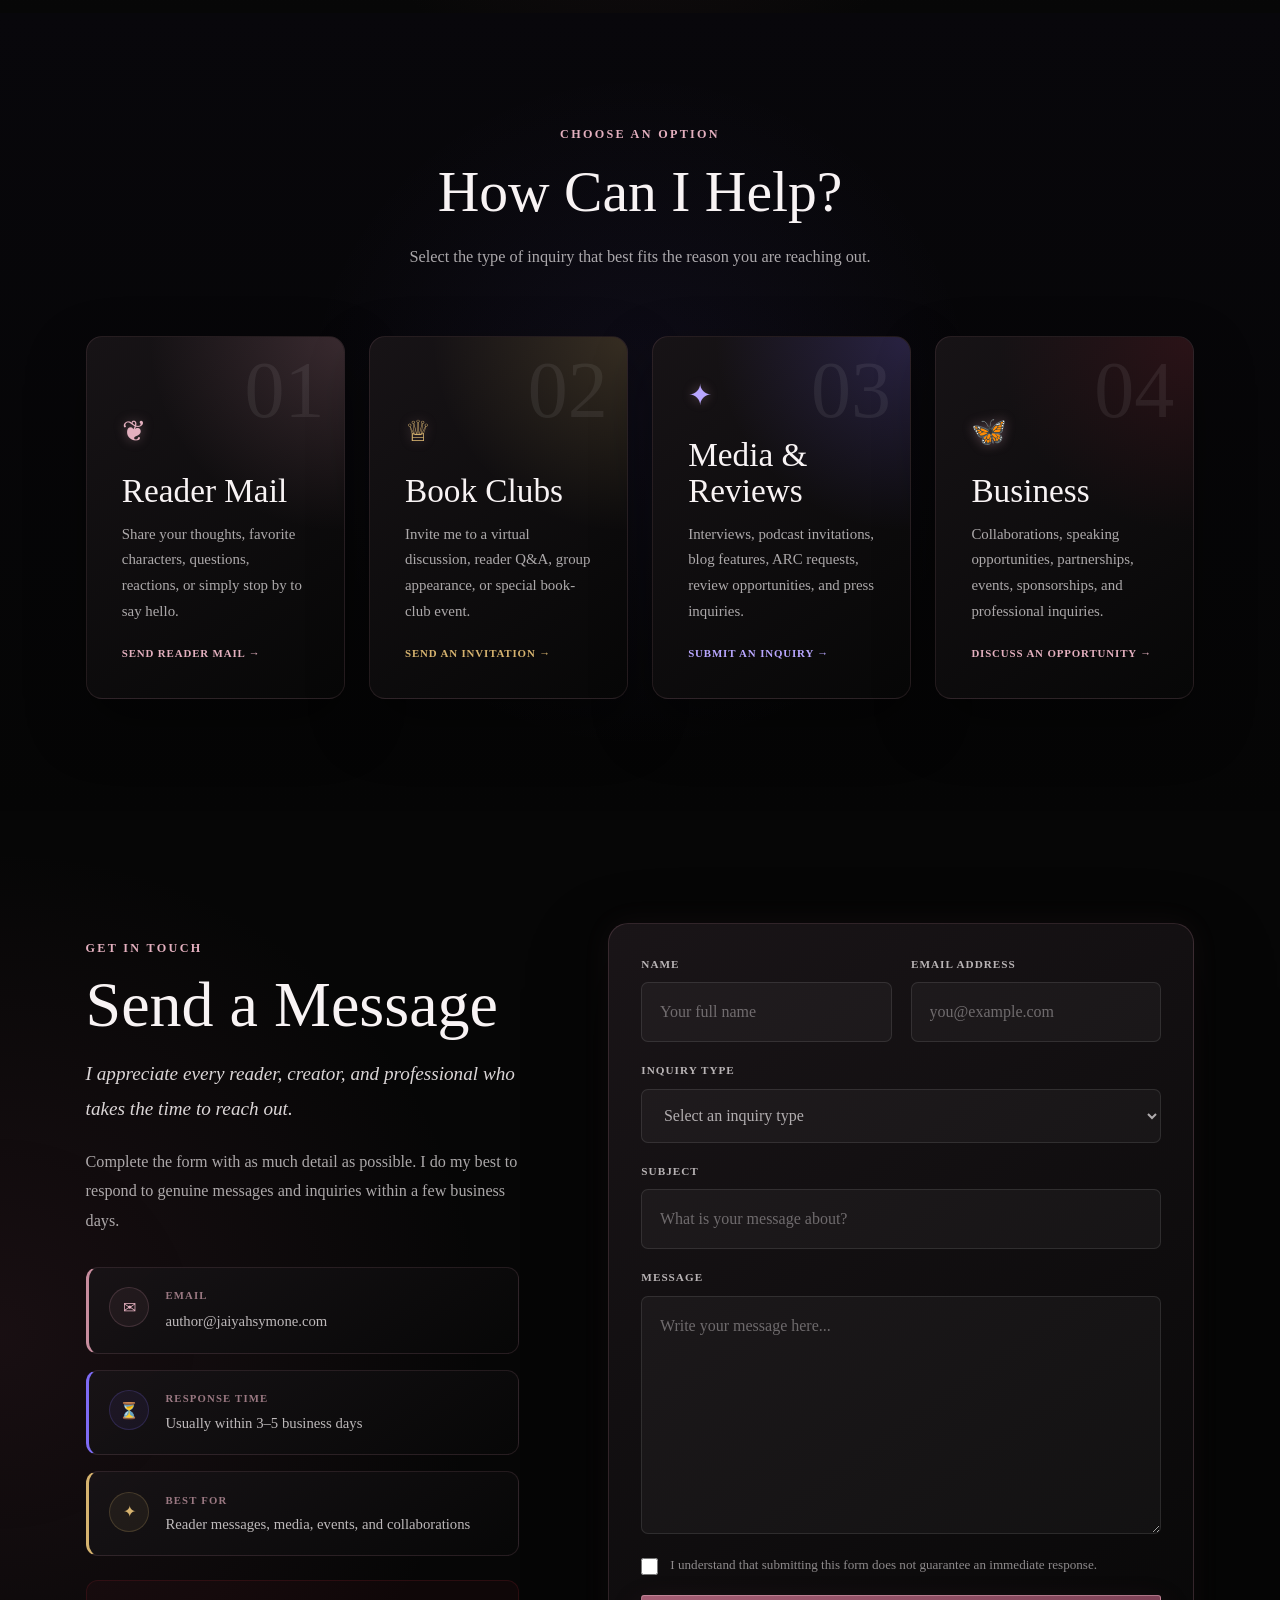
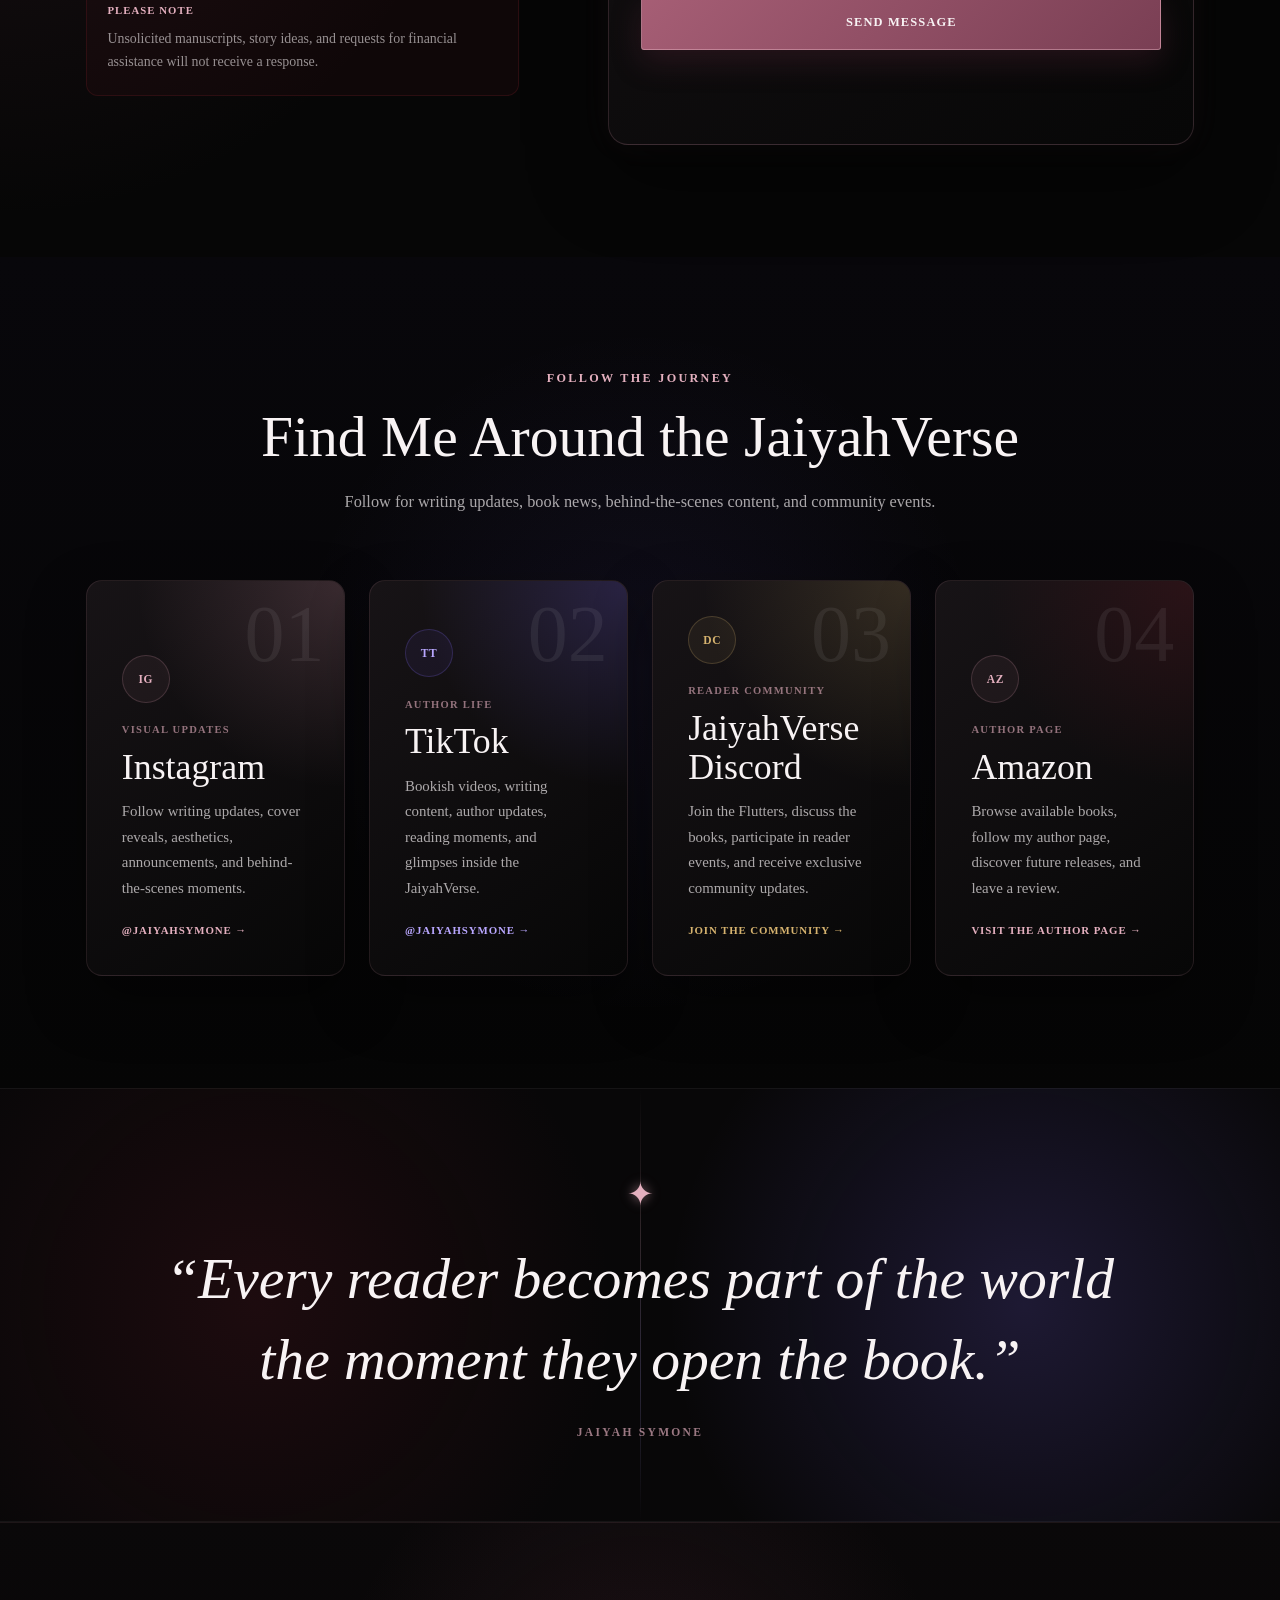
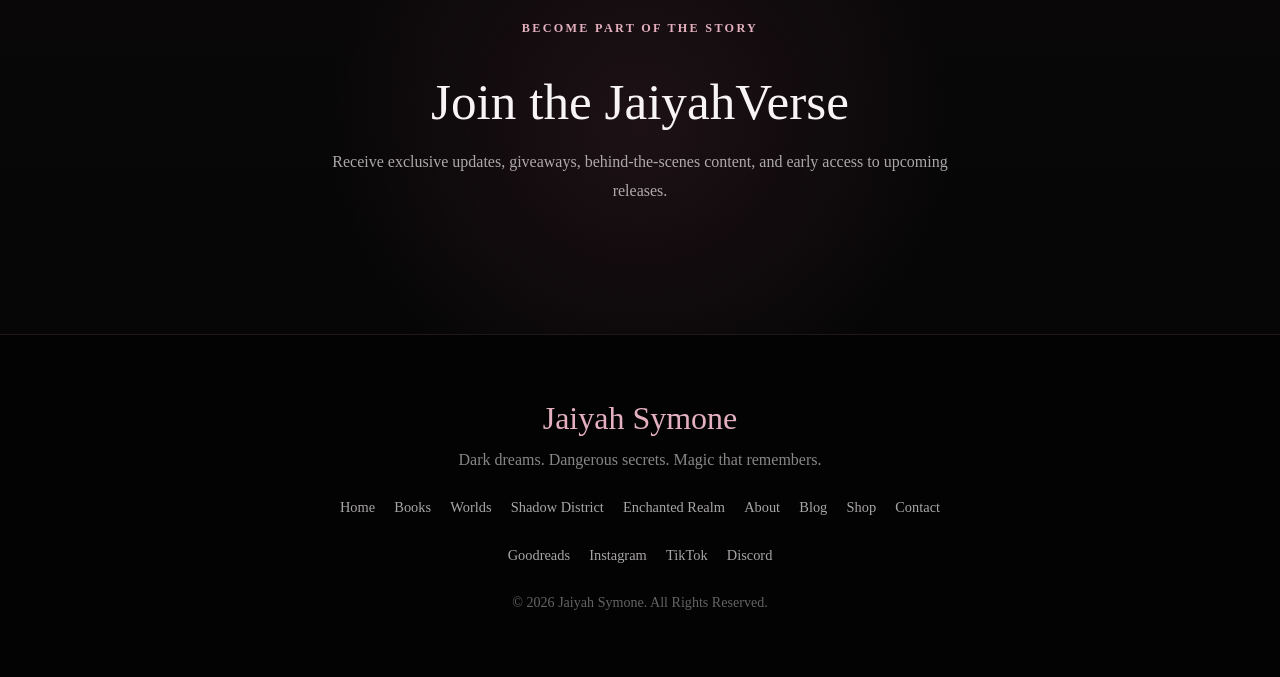
<file: contact.html>
<!DOCTYPE html>
<html lang="en">

<head>

    <meta charset="UTF-8">

    <meta
        name="viewport"
        content="width=device-width, initial-scale=1.0"
    >

    <meta
        name="description"
        content="Contact author Jaiyah Symone for reader messages, book clubs, media inquiries, collaborations, reviews, and business opportunities."
    >

    <title>
        Contact | Jaiyah Symone
    </title>

    <!-- Global CSS -->
    <link rel="stylesheet" href="css/style.css">

    <!-- Contact Page CSS -->
    <link rel="stylesheet" href="css/contact.css">



</head>


<body class="contact-page">


    <!-- ========================= -->
    <!-- HEADER -->
    <!-- ========================= -->

    <header class="site-header">

        <nav class="main-nav">

            <a
                href="index.html"
                class="site-logo"
                aria-label="Jaiyah Symone homepage"
            >

                <span class="logo-main">
                    Jaiyah
                </span>

                <span class="logo-bottom">
                    Symone
                </span>

                <span
                    class="logo-butterfly"
                    aria-hidden="true"
                >
                    🦋
                </span>

            </a>


            <button
                class="mobile-menu-button"
                type="button"
                aria-label="Open navigation menu"
                aria-expanded="false"
                aria-controls="main-navigation-links"
            >

                <span></span>
                <span></span>
                <span></span>

            </button>


            <div
                class="nav-menu"
                id="main-navigation-links"
            >

                <ul class="nav-links">

                    <li>
                        <a href="index.html">
                            Home
                        </a>
                    </li>

                    <li>
                        <a href="books.html">
                            Books
                        </a>
                    </li>

                    <li>
                        <a href="worlds.html">
                            Worlds
                        </a>
                    </li>

                    <li>
                        <a href="about.html">
                            About
                        </a>
                    </li>

                    <li>
                        <a href="blog.html">
                            Blog
                        </a>
                    </li>

                    <li>
                        <a href="shop.html">
                            Shop
                        </a>
                    </li>

                    <li>
                        <a
                            href="contact.html"
                            class="active"
                        >
                            Contact
                        </a>
                    </li>

                </ul>


                <div class="nav-socials">

                    <a
                        href="https://www.tiktok.com/@jaiyahsymone"
                        target="_blank"
                        rel="noopener noreferrer"
                        aria-label="Jaiyah Symone on TikTok"
                    >
                        TT
                    </a>

                    <a
                        href="https://www.instagram.com/jaiyahsymone"
                        target="_blank"
                        rel="noopener noreferrer"
                        aria-label="Jaiyah Symone on Instagram"
                    >
                        IG
                    </a>

                    <a
                        href="https://discord.gg/2CKyCH4xKm"
                        target="_blank"
                        rel="noopener noreferrer"
                        aria-label="Join the JaiyahVerse Discord"
                    >
                        DC
                    </a>

                </div>


                <a
                    href="#contact-form"
                    class="nav-join-button"
                >
                    Send a Message
                </a>

            </div>

        </nav>

    </header>


    <main>


        <!-- ========================= -->
        <!-- CONTACT HERO -->
        <!-- ========================= -->

        <section id="contact-hero">

            <div class="contact-hero-glow"></div>

            <div class="contact-hero-inner">


                <div class="contact-hero-copy">

                    <p class="hero-script">
                        Let’s connect
                    </p>

                    <p class="hero-eyebrow">
                        Contact Jaiyah Symone
                    </p>

                    <h1>
                        I’d Love to<br>
                        Hear From You
                    </h1>

                    <p class="contact-hero-tagline">
                        Readers. Reviewers. Book Clubs. Creatives.
                    </p>

                    <p class="contact-hero-description">
                        Whether you want to share your thoughts about a book,
                        invite me to a book-club discussion, request an
                        interview, or discuss a professional opportunity,
                        you are welcome to reach out.
                    </p>

                    <div class="contact-hero-buttons">

                        <a
                            href="#contact-form"
                            class="primary-contact-button"
                        >
                            Send a Message
                        </a>

                        <a
                            href="#socials"
                            class="secondary-contact-button"
                        >
                            Find Me Online
                        </a>

                    </div>

                </div>


                <!-- Contact Hero Art -->

                <div class="contact-hero-art">

                    <div class="message-stack">


                        <article class="message-card message-card-back">

                            <span>
                                Reader Mail
                            </span>

                            <h2>
                                Tell Me What You Thought
                            </h2>

                        </article>


                        <article class="message-card message-card-middle">

                            <span>
                                Book Clubs
                            </span>

                            <h2>
                                Let’s Talk About the Story
                            </h2>

                        </article>


                        <article class="message-card message-card-front">

                            <span class="message-symbol">
                                ✉
                            </span>

                            <p>
                                The JaiyahVerse
                            </p>

                            <h2>
                                Your Message Has a Place Here
                            </h2>

                            <span class="message-card-link">
                                Say Hello
                            </span>

                        </article>

                    </div>


                    <span
                        class="contact-butterfly contact-butterfly-one"
                        aria-hidden="true"
                    >
                        🦋
                    </span>

                    <span
                        class="contact-butterfly contact-butterfly-two"
                        aria-hidden="true"
                    >
                        🦋
                    </span>

                    <span
                        class="contact-sparkle contact-sparkle-one"
                        aria-hidden="true"
                    >
                        ✦
                    </span>

                    <span
                        class="contact-sparkle contact-sparkle-two"
                        aria-hidden="true"
                    >
                        ✧
                    </span>

                </div>

            </div>

        </section>


        <!-- ========================= -->
        <!-- CONTACT INTRODUCTION -->
        <!-- ========================= -->

        <section id="contact-introduction">

            <div
                class="contact-ornament"
                aria-hidden="true"
            >

                <span class="ornament-line"></span>

                <span class="ornament-center">
                    ✉
                </span>

                <span class="ornament-line"></span>

            </div>

            <p class="section-label">
                Open the Conversation
            </p>

            <h2>
                There Are Many Ways to Connect
            </h2>

            <p>
                Choose the option that best matches your message,
                then use the contact form below to reach out.
            </p>

        </section>


        <!-- ========================= -->
        <!-- CONTACT OPTIONS -->
        <!-- ========================= -->

        <section id="contact-options">

            <div class="contact-section-heading">

                <p class="section-label">
                    Choose an Option
                </p>

                <h2>
                    How Can I Help?
                </h2>

                <p>
                    Select the type of inquiry that best fits
                    the reason you are reaching out.
                </p>

            </div>


            <div class="contact-options-grid">


                <!-- Reader Mail -->

                <a
                    href="#contact-form"
                    class="contact-option-card reader-mail-card"
                    data-inquiry="Reader Mail"
                >

                    <span class="contact-number">
                        01
                    </span>

                    <span class="contact-icon">
                        ❦
                    </span>

                    <h3>
                        Reader Mail
                    </h3>

                    <p>
                        Share your thoughts, favorite characters,
                        questions, reactions, or simply stop by
                        to say hello.
                    </p>

                    <span class="contact-option-link">
                        Send Reader Mail →
                    </span>

                </a>


                <!-- Book Clubs -->

                <a
                    href="#contact-form"
                    class="contact-option-card book-club-card"
                    data-inquiry="Book Club"
                >

                    <span class="contact-number">
                        02
                    </span>

                    <span class="contact-icon">
                        ♕
                    </span>

                    <h3>
                        Book Clubs
                    </h3>

                    <p>
                        Invite me to a virtual discussion,
                        reader Q&A, group appearance,
                        or special book-club event.
                    </p>

                    <span class="contact-option-link">
                        Send an Invitation →
                    </span>

                </a>


                <!-- Media -->

                <a
                    href="#contact-form"
                    class="contact-option-card media-card"
                    data-inquiry="Media and Reviews"
                >

                    <span class="contact-number">
                        03
                    </span>

                    <span class="contact-icon">
                        ✦
                    </span>

                    <h3>
                        Media & Reviews
                    </h3>

                    <p>
                        Interviews, podcast invitations,
                        blog features, ARC requests,
                        review opportunities, and press inquiries.
                    </p>

                    <span class="contact-option-link">
                        Submit an Inquiry →
                    </span>

                </a>


                <!-- Business -->

                <a
                    href="#contact-form"
                    class="contact-option-card business-card"
                    data-inquiry="Business and Collaboration"
                >

                    <span class="contact-number">
                        04
                    </span>

                    <span class="contact-icon">
                        🦋
                    </span>

                    <h3>
                        Business
                    </h3>

                    <p>
                        Collaborations, speaking opportunities,
                        partnerships, events, sponsorships,
                        and professional inquiries.
                    </p>

                    <span class="contact-option-link">
                        Discuss an Opportunity →
                    </span>

                </a>

            </div>

        </section>


        <!-- ========================= -->
        <!-- CONTACT FORM -->
        <!-- ========================= -->

        <section id="contact-form">

            <div class="contact-form-layout">


                <!-- Contact Information -->

                <div class="contact-information">

                    <p class="section-label">
                        Get in Touch
                    </p>

                    <h2>
                        Send a Message
                    </h2>

                    <p class="contact-information-lead">
                        I appreciate every reader, creator,
                        and professional who takes the time
                        to reach out.
                    </p>

                    <p>
                        Complete the form with as much detail as possible.
                        I do my best to respond to genuine messages and
                        inquiries within a few business days.
                    </p>


                    <div class="contact-details">


                        <article class="contact-detail-item">

                            <span class="detail-icon">
                                ✉
                            </span>

                            <div>

                                <p class="detail-label">
                                    Email
                                </p>

                                <a href="mailto:author@jaiyahsymone.com">
                                    author@jaiyahsymone.com
                                </a>

                            </div>

                        </article>


                        <article class="contact-detail-item">

                            <span class="detail-icon">
                                ⏳
                            </span>

                            <div>

                                <p class="detail-label">
                                    Response Time
                                </p>

                                <p>
                                    Usually within 3–5 business days
                                </p>

                            </div>

                        </article>


                        <article class="contact-detail-item">

                            <span class="detail-icon">
                                ✦
                            </span>

                            <div>

                                <p class="detail-label">
                                    Best For
                                </p>

                                <p>
                                    Reader messages, media,
                                    events, and collaborations
                                </p>

                            </div>

                        </article>

                    </div>


                    <div class="contact-note">

                        <span>
                            Please Note
                        </span>

                        <p>
                            Unsolicited manuscripts, story ideas,
                            and requests for financial assistance
                            will not receive a response.
                        </p>

                    </div>

                </div>


                <!-- Form -->

                <div class="contact-form-card">

                    <form
                        class="official-contact-form"
                        action="https://formspree.io/f/mkjwrgrk"
                        method="POST"
                    >

                     <input
                         type="hidden"
                         name="_subject"
                            value="New Message from JaiyahSymone.com"
                     >
                        <div class="form-row">


                            <div class="form-group">

                                <label for="contact-name">
                                    Name
                                </label>

                                <input
                                    type="text"
                                    id="contact-name"
                                    name="name"
                                    placeholder="Your full name"
                                    autocomplete="name"
                                    required
                                >

                            </div>


                            <div class="form-group">

                                <label for="contact-email">
                                    Email Address
                                </label>

                                <input
                                    type="email"
                                    id="contact-email"
                                    name="email"
                                    placeholder="you@example.com"
                                    autocomplete="email"
                                    required
                                >

                            </div>

                        </div>


                        <div class="form-group">

                            <label for="contact-inquiry">
                                Inquiry Type
                            </label>

                            <select
                                id="contact-inquiry"
                                name="inquiry"
                                required
                            >

                                <option value="" selected disabled>
                                    Select an inquiry type
                                </option>

                                <option value="Reader Mail">
                                    Reader Mail
                                </option>

                                <option value="Book Club">
                                    Book Club
                                </option>

                                <option value="Media and Reviews">
                                    Media, Interviews, or Reviews
                                </option>

                                <option value="ARC Request">
                                    ARC Request
                                </option>

                                <option value="Business and Collaboration">
                                    Business or Collaboration
                                </option>

                                <option value="Event Invitation">
                                    Event or Speaking Invitation
                                </option>

                                <option value="Website or Shop Support">
                                    Website or Shop Support
                                </option>

                                <option value="Other">
                                    Other
                                </option>

                            </select>

                        </div>


                        <div class="form-group">

                            <label for="contact-subject">
                                Subject
                            </label>

                            <input
                                type="text"
                                id="contact-subject"
                                name="subject"
                                placeholder="What is your message about?"
                                required
                            >

                        </div>


                        <div class="form-group">

                            <label for="contact-message">
                                Message
                            </label>

                            <textarea
                                id="contact-message"
                                name="message"
                                rows="8"
                                placeholder="Write your message here..."
                                required
                            ></textarea>

                        </div>


                        <label class="form-consent">

                            <input
                                type="checkbox"
                                name="consent"
                                required
                            >

                            <span>
                                I understand that submitting this form
                                does not guarantee an immediate response.
                            </span>

                        </label>


                        <button
                            type="submit"
                            class="contact-submit-button"
                        >
                            Send Message
                        </button>


                        <p class="form-status" aria-live="polite"></p>

                    </form>

                </div>

            </div>

        </section>


        <!-- ========================= -->
        <!-- SOCIALS -->
        <!-- ========================= -->

        <section id="socials">

            <div class="contact-section-heading">

                <p class="section-label">
                    Follow the Journey
                </p>

                <h2>
                    Find Me Around the JaiyahVerse
                </h2>

                <p>
                    Follow for writing updates, book news,
                    behind-the-scenes content, and community events.
                </p>

            </div>


            <div class="social-grid">


                <!-- Instagram -->

                <a
                    href="https://www.instagram.com/jaiyahsymone"
                    class="social-card instagram-card"
                    target="_blank"
                    rel="noopener noreferrer"
                >

                    <span class="social-number">
                        01
                    </span>

                    <span class="social-icon">
                        IG
                    </span>

                    <p class="social-category">
                        Visual Updates
                    </p>

                    <h3>
                        Instagram
                    </h3>

                    <p>
                        Follow writing updates, cover reveals,
                        aesthetics, announcements, and
                        behind-the-scenes moments.
                    </p>

                    <span class="social-link">
                        @JAIYAHSYMONE →
                    </span>

                </a>


                <!-- TikTok -->

                <a
                    href="https://www.tiktok.com/@jaiyahsymone"
                    class="social-card tiktok-card"
                    target="_blank"
                    rel="noopener noreferrer"
                >

                    <span class="social-number">
                        02
                    </span>

                    <span class="social-icon">
                        TT
                    </span>

                    <p class="social-category">
                        Author Life
                    </p>

                    <h3>
                        TikTok
                    </h3>

                    <p>
                        Bookish videos, writing content,
                        author updates, reading moments,
                        and glimpses inside the JaiyahVerse.
                    </p>

                    <span class="social-link">
                        @JAIYAHSYMONE →
                    </span>

                </a>


                <!-- Discord -->

                <a
                    href="https://discord.gg/2CKyCH4xKm"
                    class="social-card discord-card"
                    target="_blank"
                    rel="noopener noreferrer"
                >

                    <span class="social-number">
                        03
                    </span>

                    <span class="social-icon">
                        DC
                    </span>

                    <p class="social-category">
                        Reader Community
                    </p>

                    <h3>
                        JaiyahVerse Discord
                    </h3>

                    <p>
                        Join the Flutters, discuss the books,
                        participate in reader events, and receive
                        exclusive community updates.
                    </p>

                    <span class="social-link">
                        Join the Community →
                    </span>

                </a>


                <!-- Amazon -->

                <a
                    href="https://www.amazon.com/stores/Jaiyah-Symone/author/B0DW7TLCP9"
                    class="social-card amazon-card"
                    target="_blank"
                    rel="noopener noreferrer"
                >

                    <span class="social-number">
                        04
                    </span>

                    <span class="social-icon">
                        AZ
                    </span>

                    <p class="social-category">
                        Author Page
                    </p>

                    <h3>
                        Amazon
                    </h3>

                    <p>
                        Browse available books, follow my author page,
                        discover future releases, and leave a review.
                    </p>

                    <span class="social-link">
                        Visit the Author Page →
                    </span>

                </a>

            </div>

        </section>


        <!-- ========================= -->
        <!-- CONTACT QUOTE -->
        <!-- ========================= -->

        <section id="contact-quote">

            <div class="contact-quote-content">

                <span
                    class="quote-symbol"
                    aria-hidden="true"
                >
                    ✦
                </span>

                <blockquote>
                    “Every reader becomes part of the world
                    the moment they open the book.”
                </blockquote>

                <p>
                    Jaiyah Symone
                </p>

            </div>

        </section>


        <!-- ========================= -->
        <!-- NEWSLETTER -->
        <!-- ========================= -->

        <section id="newsletter">

            <div class="newsletter-content">

                <p class="section-label">
                    Become Part of the Story
                </p>

                <h2>
                    Join the JaiyahVerse
                </h2>

                <p>
                    Receive exclusive updates, giveaways,
                    behind-the-scenes content, and early access
                    to upcoming releases.
                </p>

<div class="newsletter-form beehiiv-form-wrapper">

    <script
        async
        src="https://subscribe-forms.beehiiv.com/v3/loader.js"
        data-beehiiv-form="478f8d6d-6cb1-4b4e-bfa7-b35e26f02864">
    </script>

</div>
            </div>

        </section>

    </main>


    <!-- ========================= -->
    <!-- FOOTER -->
    <!-- ========================= -->

    <footer>

        <h3>
            Jaiyah Symone
        </h3>

        <p>
            Dark dreams. Dangerous secrets. Magic that remembers.
        </p>

        <nav>

            <a href="index.html">
                Home
            </a>

            <a href="books.html">
                Books
            </a>

            <a href="worlds.html">
                Worlds
            </a>

            <a href="shadow-district.html">
                Shadow District
            </a>

            <a href="enchanted-realm.html">
                Enchanted Realm
            </a>

            <a href="about.html">
                About
            </a>

            <a href="blog.html">
                Blog
            </a>

            <a href="shop.html">
                Shop
            </a>

            <a href="contact.html">
                Contact
            </a>

        </nav>


        <div class="footer-socials">

                       <a
                href="https://www.goodreads.com/author/show/54636770.Jaiyah_Symone"
                target="_blank"
                rel="noopener noreferrer"
            >
                Goodreads
            </a>            

            <a
                href="https://www.instagram.com/jaiyahsymone"
                target="_blank"
                rel="noopener noreferrer"
            >
                Instagram
            </a>

            <a
                href="https://www.tiktok.com/@jaiyahsymone"
                target="_blank"
                rel="noopener noreferrer"
            >
                TikTok
            </a>

            <a
                href="https://discord.gg/2CKyCH4xKm"
                target="_blank"
                rel="noopener noreferrer"
            >
                Discord
            </a>

        </div>

        <p class="copyright">
            © 2026 Jaiyah Symone. All Rights Reserved.
        </p>

    </footer>


    <script src="js/main.js"></script>

    

</body>

</html>
</file>
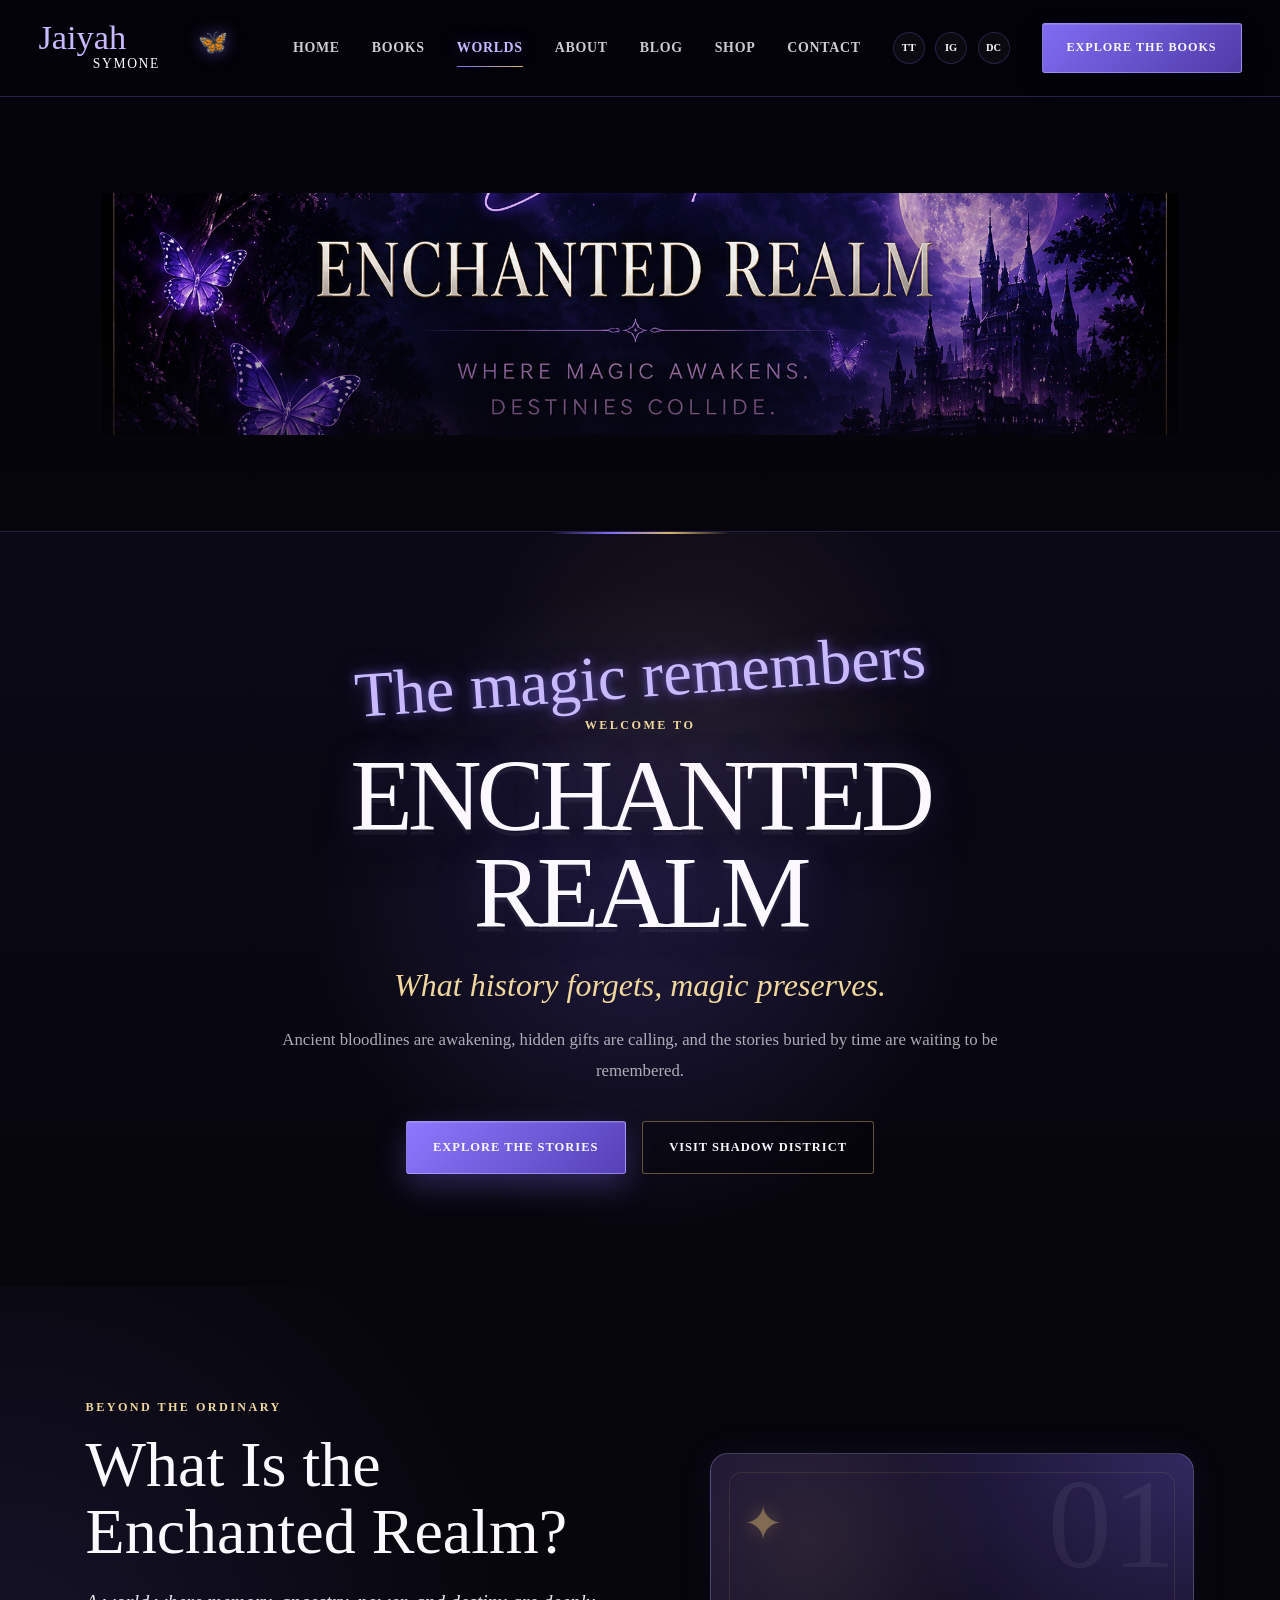
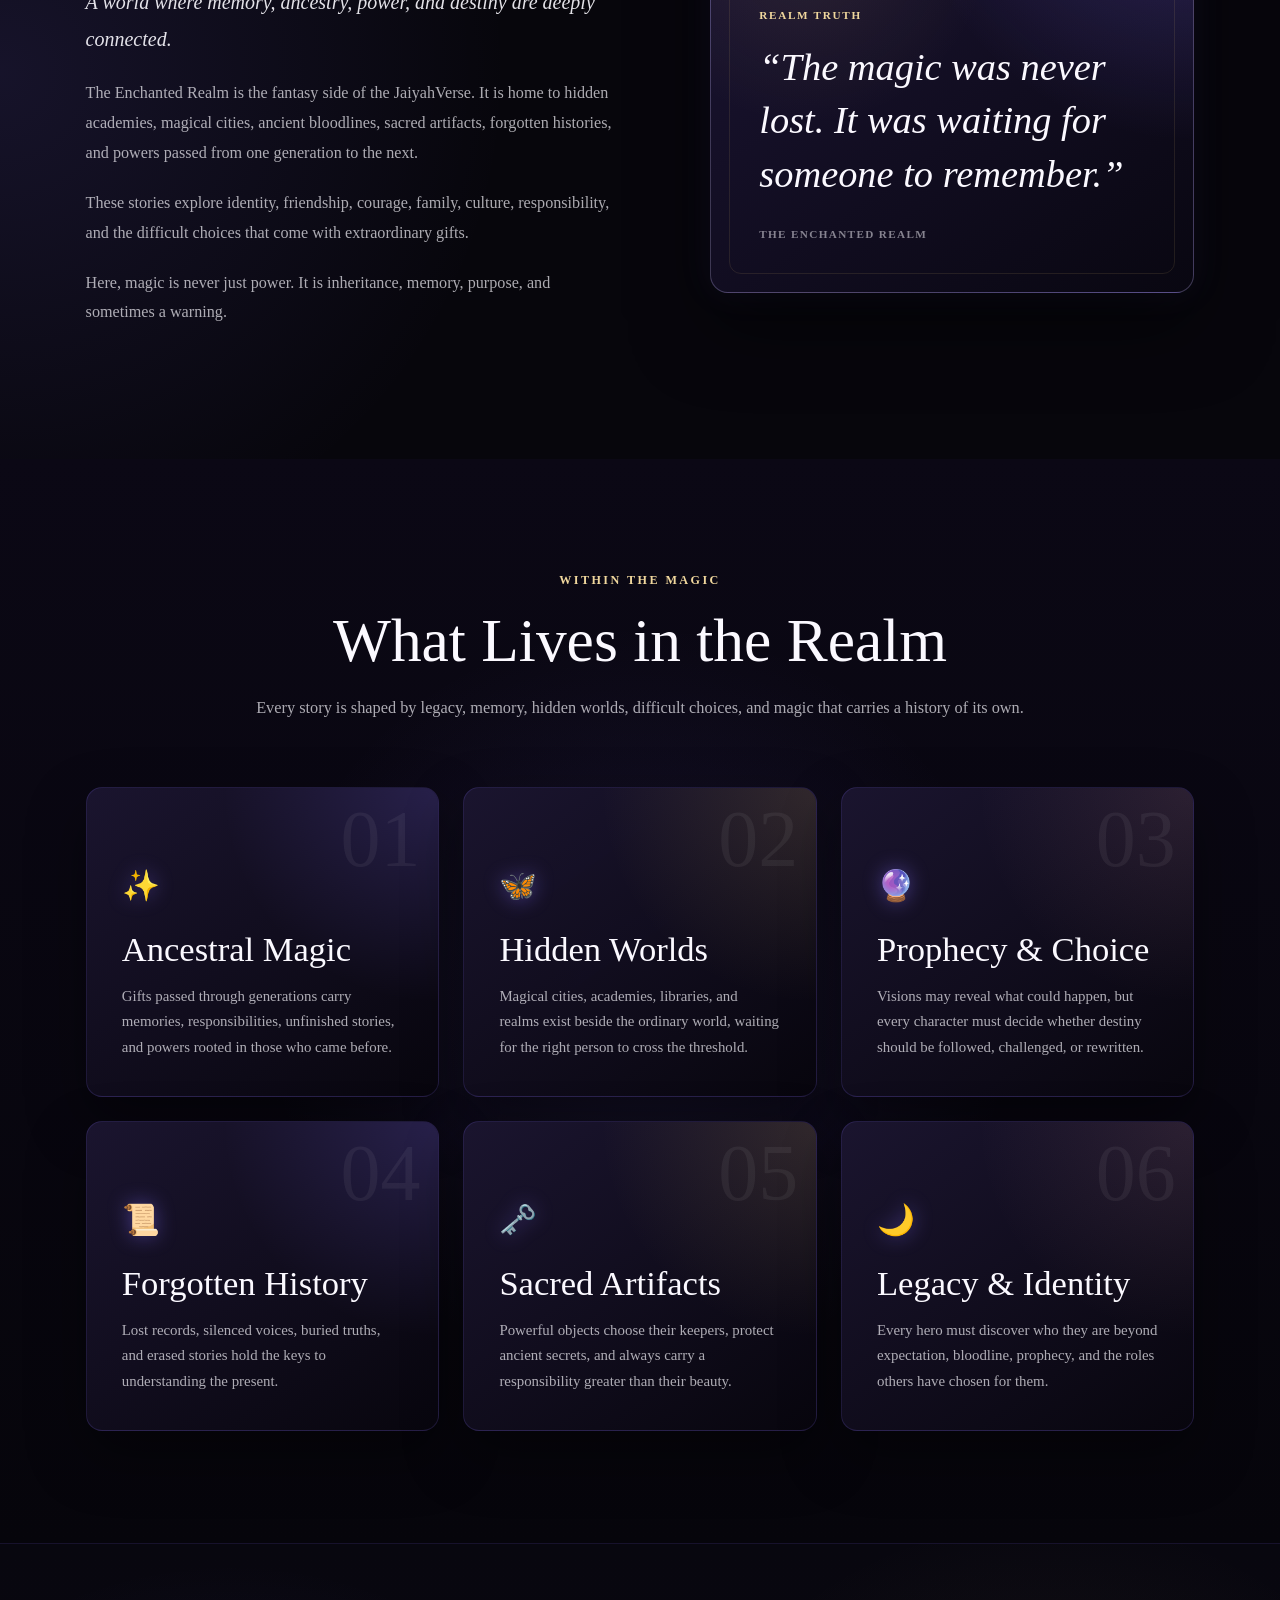
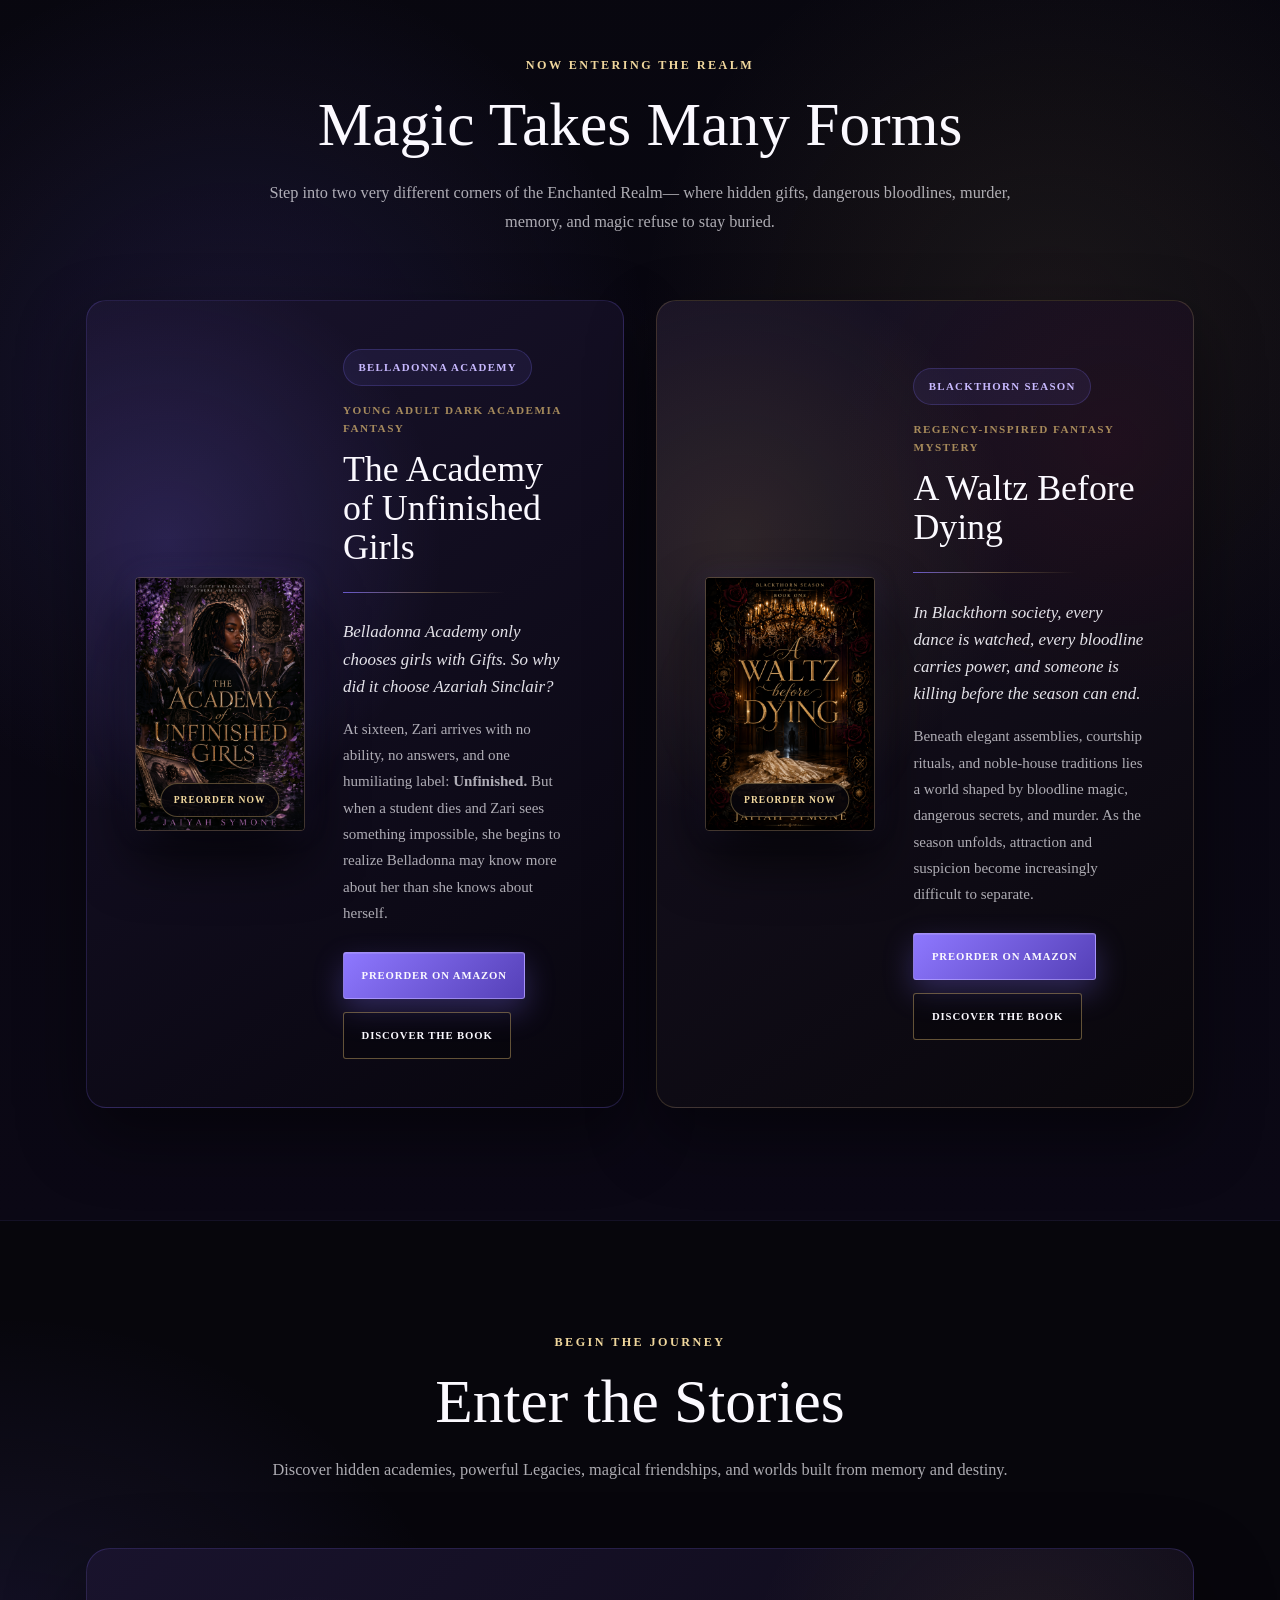
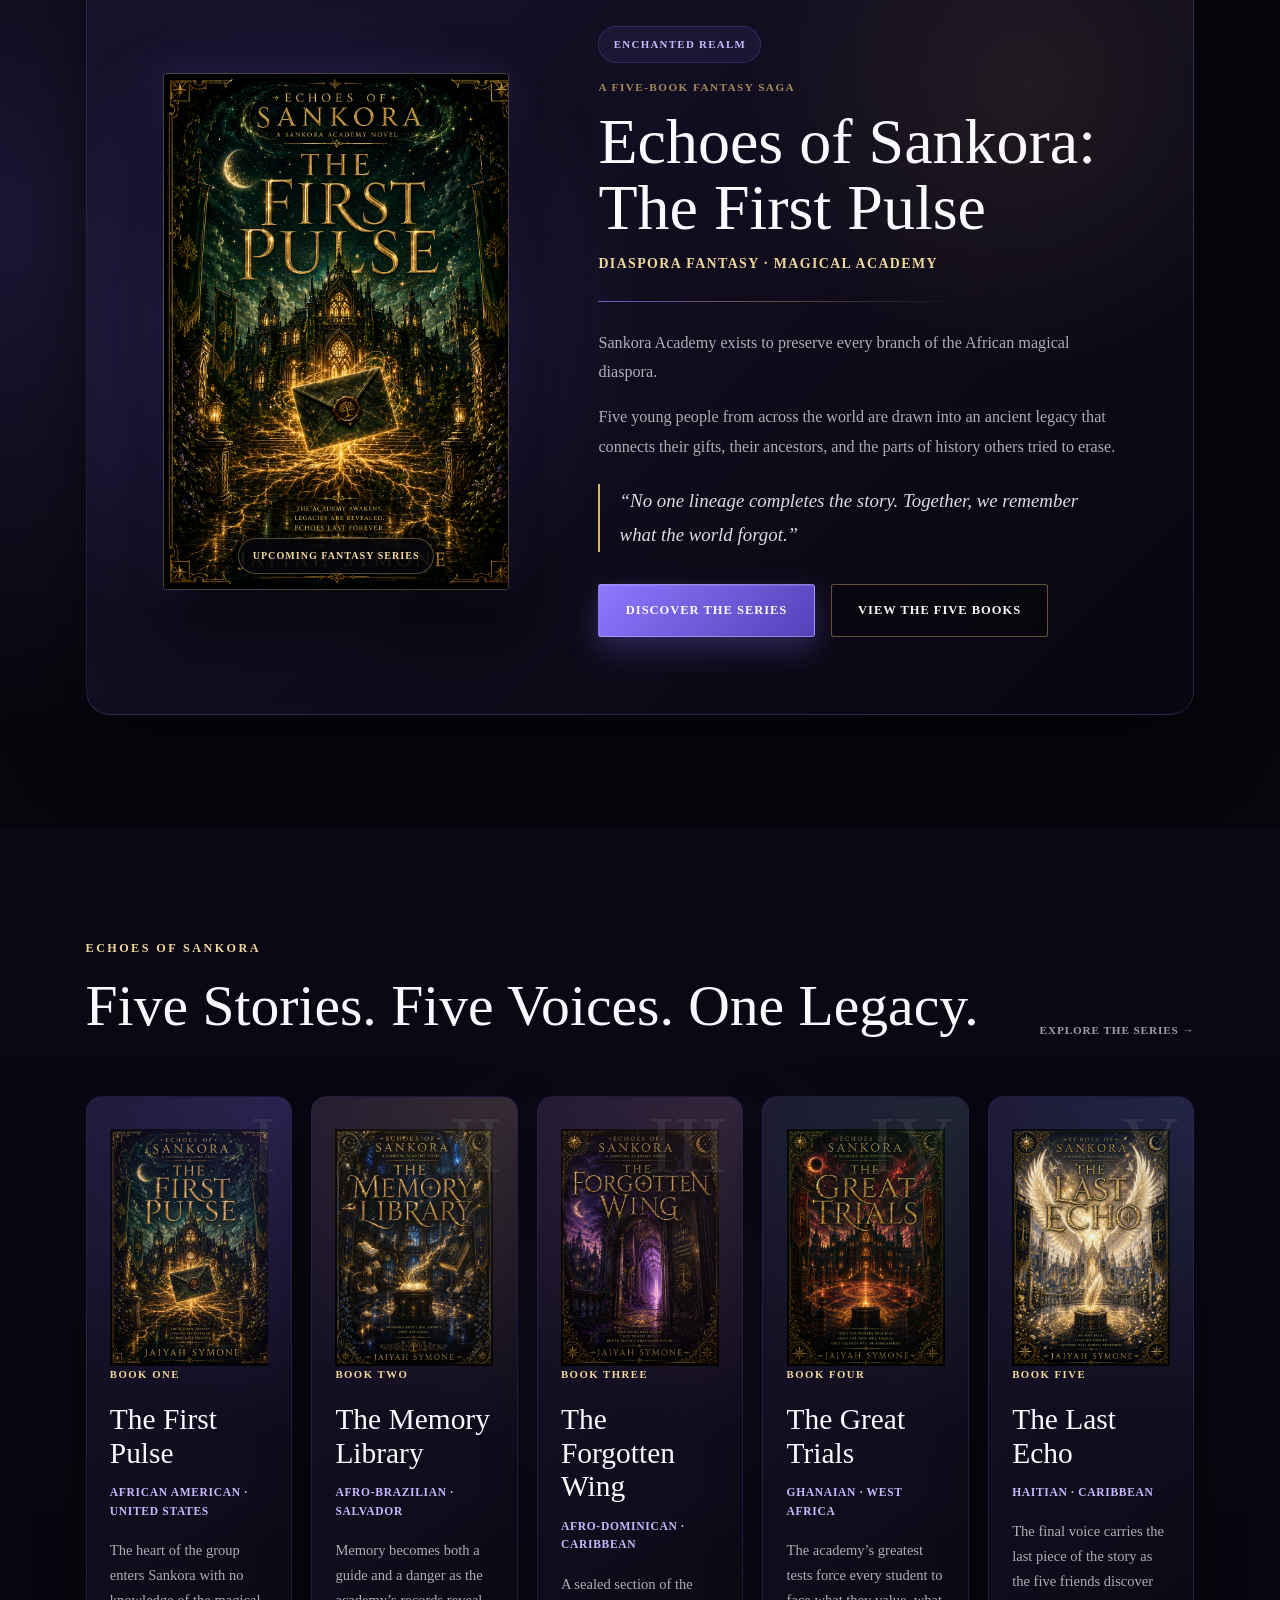
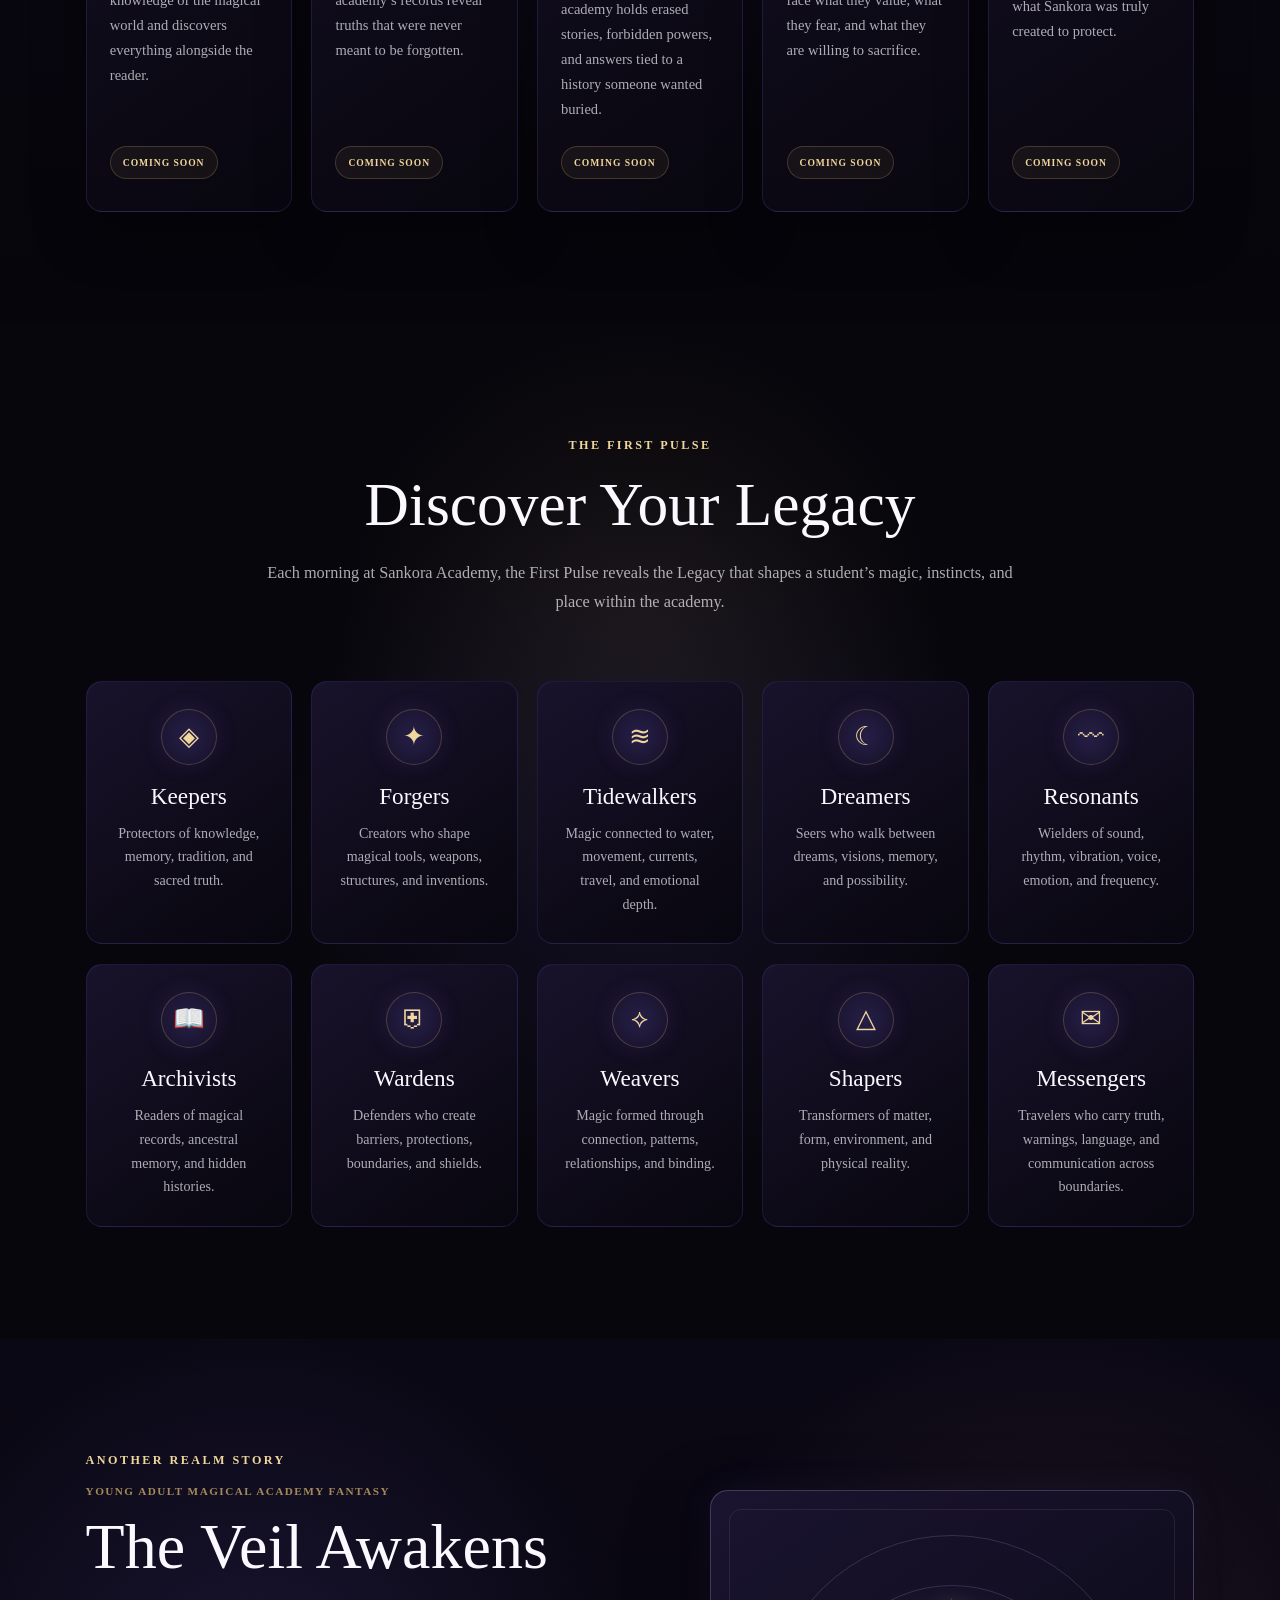
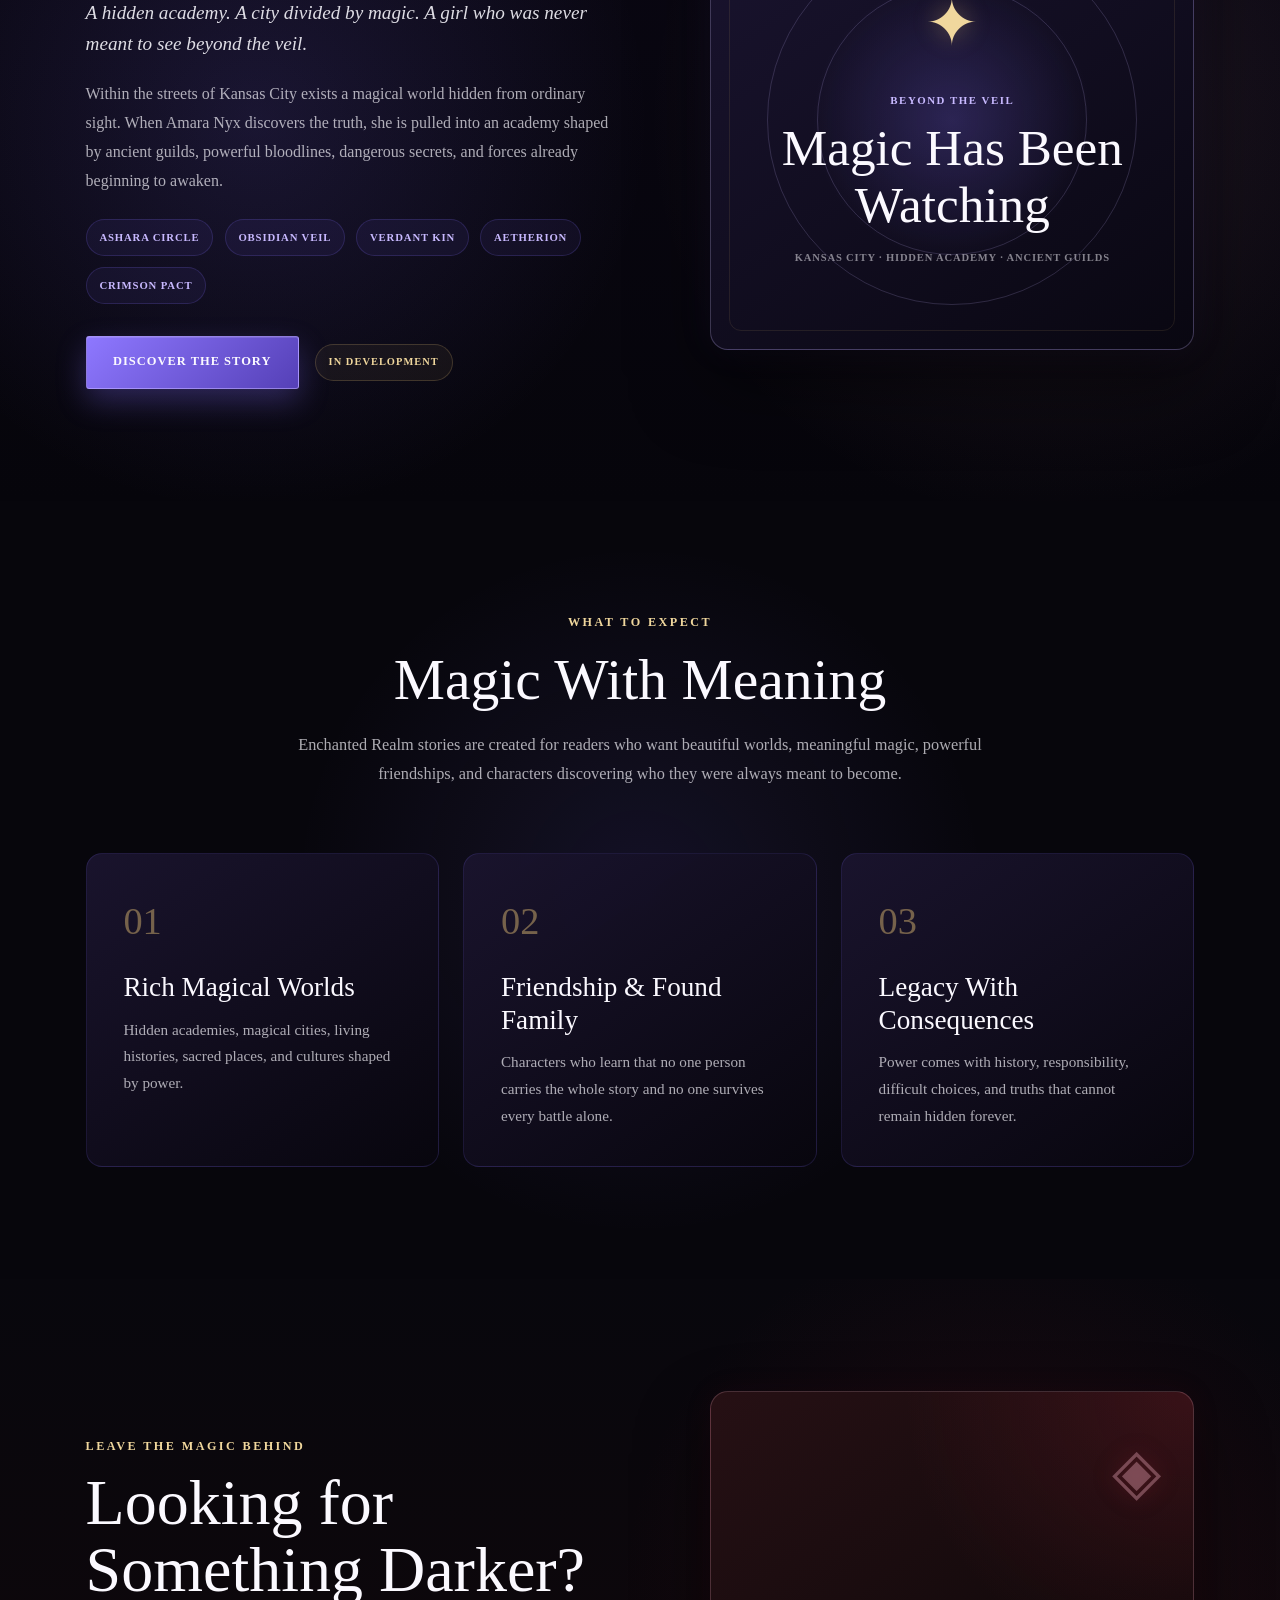
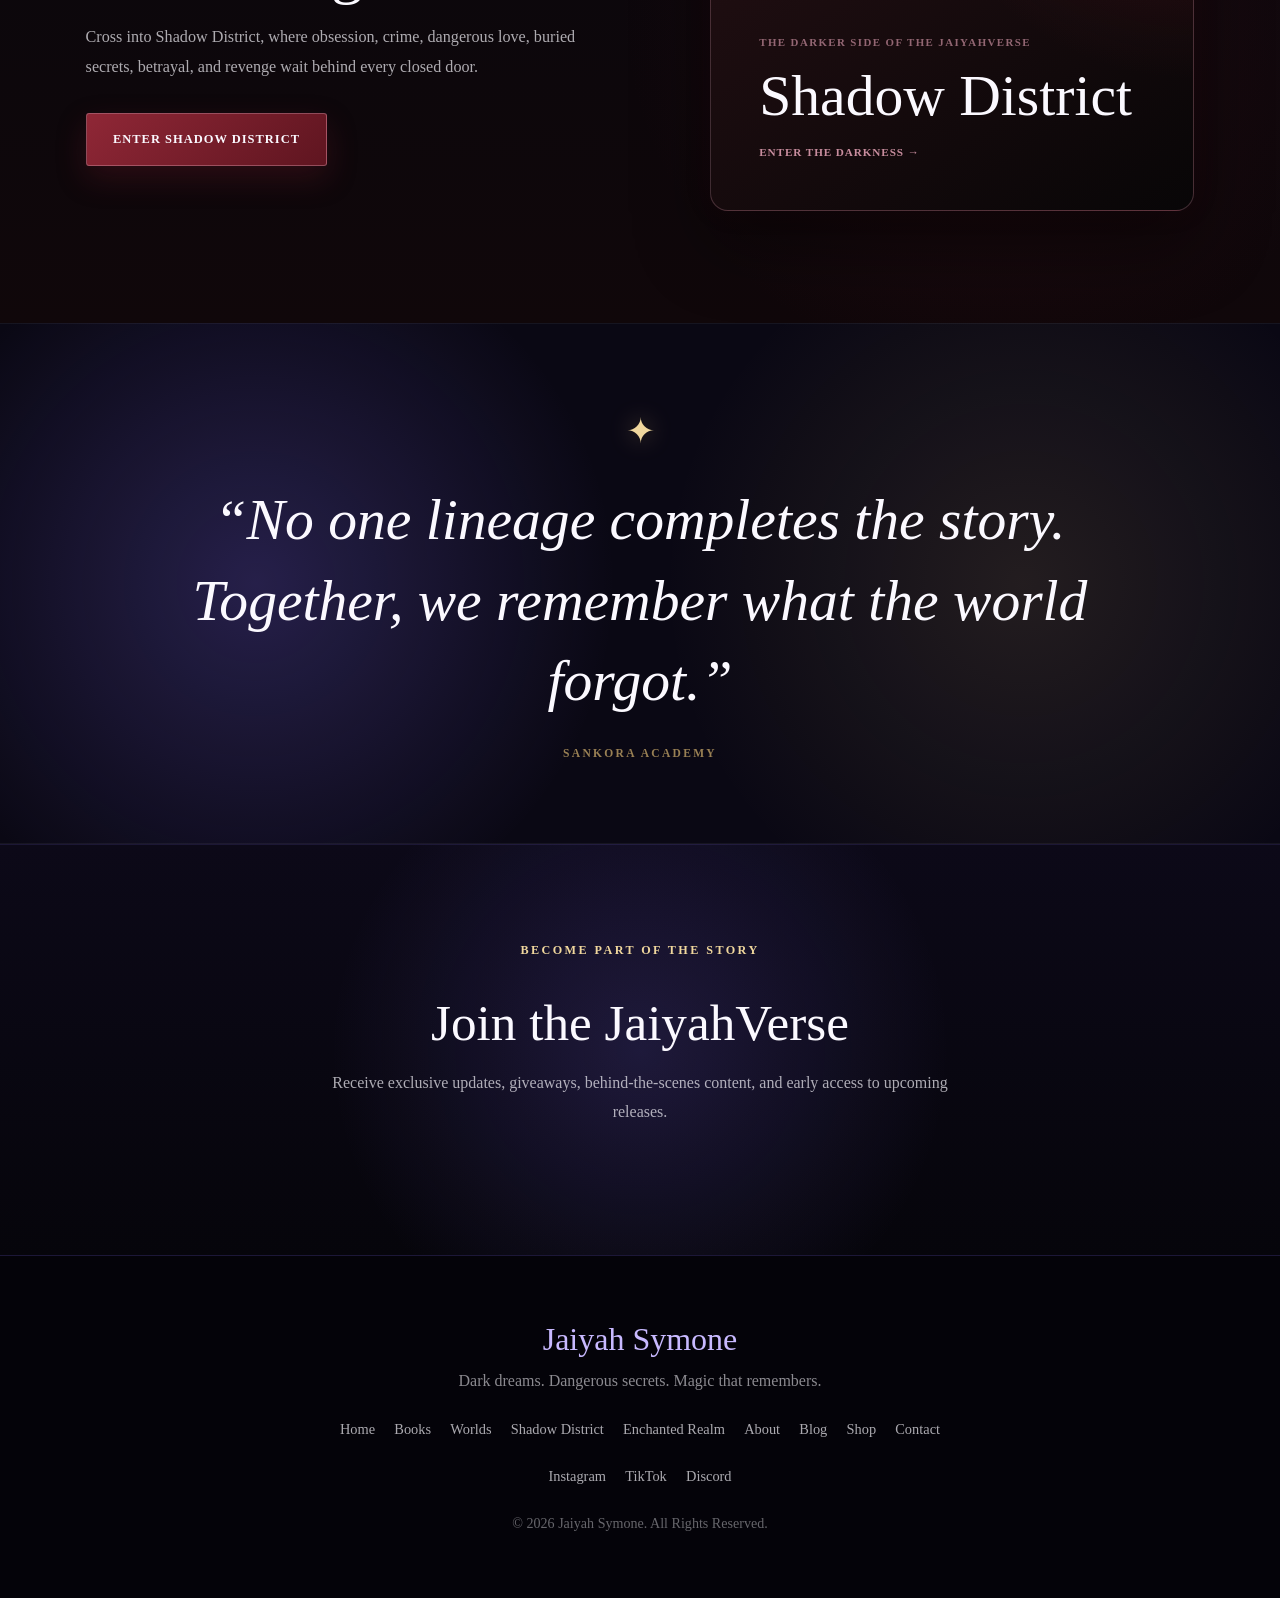
<file: enchanted-realm.html>
<!DOCTYPE html>
<html lang="en">

<head>

    <meta charset="UTF-8">

    <meta
        name="viewport"
        content="width=device-width, initial-scale=1.0"
    >

    <meta
        name="description"
        content="Enter the Enchanted Realm of the JaiyahVerse, where ancestral magic, hidden academies, powerful legacies, forgotten histories, and destiny awaken."
    >

    <title>
        Enchanted Realm | Jaiyah Symone
    </title>

    <link rel="stylesheet" href="css/style.css">
    <link rel="stylesheet" href="css/enchanted-realm.css">

</head>


<body class="enchanted-page">


    <!-- ========================= -->
    <!-- HEADER -->
    <!-- ========================= -->

    <header class="site-header">

        <nav class="main-nav">

            <a
                href="index.html"
                class="site-logo"
                aria-label="Jaiyah Symone homepage"
            >

                <span class="logo-main">
                    Jaiyah
                </span>

                <span class="logo-bottom">
                    Symone
                </span>

                <span
                    class="logo-butterfly"
                    aria-hidden="true"
                >
                    🦋
                </span>

            </a>


            <button
                class="mobile-menu-button"
                type="button"
                aria-label="Open navigation menu"
                aria-expanded="false"
                aria-controls="main-navigation-links"
            >

                <span></span>
                <span></span>
                <span></span>

            </button>


            <div
                class="nav-menu"
                id="main-navigation-links"
            >

                <ul class="nav-links">

                    <li>
                        <a href="index.html">
                            Home
                        </a>
                    </li>

                    <li>
                        <a href="books.html">
                            Books
                        </a>
                    </li>

                    <li>
                        <a
                            href="worlds.html"
                            class="active"
                        >
                            Worlds
                        </a>
                    </li>

                    <li>
                        <a href="about.html">
                            About
                        </a>
                    </li>

                    <li>
                        <a href="blog.html">
                            Blog
                        </a>
                    </li>

                    <li>
                        <a href="shop.html">
                            Shop
                        </a>
                    </li>

                    <li>
                        <a href="contact.html">
                            Contact
                        </a>
                    </li>

                </ul>


                <div class="nav-socials">

                    <a
                        href="https://www.tiktok.com/@jaiyahsymone"
                        target="_blank"
                        rel="noopener noreferrer"
                        aria-label="Jaiyah Symone on TikTok"
                    >
                        TT
                    </a>

                    <a
                        href="https://www.instagram.com/jaiyahsymone"
                        target="_blank"
                        rel="noopener noreferrer"
                        aria-label="Jaiyah Symone on Instagram"
                    >
                        IG
                    </a>

                    <a
                        href="https://discord.gg/2CKyCH4xKm"
                        target="_blank"
                        rel="noopener noreferrer"
                        aria-label="Join the JaiyahVerse Discord"
                    >
                        DC
                    </a>

                </div>


                <a
                    href="books.html"
                    class="nav-join-button"
                >
                    Explore the Books
                </a>

            </div>

        </nav>

    </header>


    <main>


        <!-- ========================= -->
        <!-- HERO BANNER -->
        <!-- ========================= -->

        <section class="enchanted-banner">

            <img
                src="assets/Icons/EnchantedRealmDistrict.png"
                alt="Enchanted Realm fantasy banner"
                class="enchanted-banner-image"
            >

        </section>


        <!-- ========================= -->
        <!-- WORLD INTRODUCTION -->
        <!-- ========================= -->

        <section id="enchanted-introduction">

            <div class="enchanted-intro-inner">

                <p class="enchanted-script">
                    The magic remembers
                </p>

                <p class="section-label">
                    Welcome to
                </p>

                <h1>
                    Enchanted Realm
                </h1>

                <p class="enchanted-intro-tagline">
                    What history forgets, magic preserves.
                </p>

                <p class="enchanted-intro-description">
                    Ancient bloodlines are awakening, hidden gifts are
                    calling, and the stories buried by time are waiting
                    to be remembered.
                </p>

                <div class="enchanted-intro-buttons">

                    <a
                        href="#enchanted-stories"
                        class="primary-enchanted-button"
                    >
                        Explore the Stories
                    </a>

                    <a
                        href="shadow-district.html"
                        class="secondary-enchanted-button"
                    >
                        Visit Shadow District
                    </a>

                </div>

            </div>

        </section>


        <!-- ========================= -->
        <!-- ABOUT THE REALM -->
        <!-- ========================= -->

        <section id="about-enchanted">

            <div class="about-enchanted-layout">


                <div class="about-enchanted-copy">

                    <p class="section-label">
                        Beyond the Ordinary
                    </p>

                    <h2>
                        What Is the Enchanted Realm?
                    </h2>

                    <p class="about-enchanted-lead">
                        A world where memory, ancestry, power,
                        and destiny are deeply connected.
                    </p>

                    <p>
                        The Enchanted Realm is the fantasy side of the
                        JaiyahVerse. It is home to hidden academies,
                        magical cities, ancient bloodlines, sacred
                        artifacts, forgotten histories, and powers
                        passed from one generation to the next.
                    </p>

                    <p>
                        These stories explore identity, friendship,
                        courage, family, culture, responsibility,
                        and the difficult choices that come with
                        extraordinary gifts.
                    </p>

                    <p>
                        Here, magic is never just power. It is inheritance,
                        memory, purpose, and sometimes a warning.
                    </p>

                </div>


                <div class="enchanted-manifesto">

                    <span class="manifesto-number">
                        01
                    </span>

                    <p class="manifesto-label">
                        Realm Truth
                    </p>

                    <blockquote>
                        “The magic was never lost. It was waiting
                        for someone to remember.”
                    </blockquote>

                    <span class="manifesto-signature">
                        The Enchanted Realm
                    </span>

                </div>

            </div>

        </section>


        <!-- ========================= -->
        <!-- REALM ELEMENTS -->
        <!-- ========================= -->

        <section id="realm-elements">

            <div class="enchanted-section-heading">

                <p class="section-label">
                    Within the Magic
                </p>

                <h2>
                    What Lives in the Realm
                </h2>

                <p>
                    Every story is shaped by legacy, memory,
                    hidden worlds, difficult choices, and magic
                    that carries a history of its own.
                </p>

            </div>


            <div class="realm-elements-grid">


                <article class="realm-element-card">

                    <span class="element-number">
                        01
                    </span>

                    <span class="element-icon">
                        ✨
                    </span>

                    <h3>
                        Ancestral Magic
                    </h3>

                    <p>
                        Gifts passed through generations carry memories,
                        responsibilities, unfinished stories, and powers
                        rooted in those who came before.
                    </p>

                </article>


                <article class="realm-element-card">

                    <span class="element-number">
                        02
                    </span>

                    <span class="element-icon">
                        🦋
                    </span>

                    <h3>
                        Hidden Worlds
                    </h3>

                    <p>
                        Magical cities, academies, libraries, and realms
                        exist beside the ordinary world, waiting for
                        the right person to cross the threshold.
                    </p>

                </article>


                <article class="realm-element-card">

                    <span class="element-number">
                        03
                    </span>

                    <span class="element-icon">
                        🔮
                    </span>

                    <h3>
                        Prophecy & Choice
                    </h3>

                    <p>
                        Visions may reveal what could happen, but every
                        character must decide whether destiny should
                        be followed, challenged, or rewritten.
                    </p>

                </article>


                <article class="realm-element-card">

                    <span class="element-number">
                        04
                    </span>

                    <span class="element-icon">
                        📜
                    </span>

                    <h3>
                        Forgotten History
                    </h3>

                    <p>
                        Lost records, silenced voices, buried truths,
                        and erased stories hold the keys to understanding
                        the present.
                    </p>

                </article>


                <article class="realm-element-card">

                    <span class="element-number">
                        05
                    </span>

                    <span class="element-icon">
                        🗝️
                    </span>

                    <h3>
                        Sacred Artifacts
                    </h3>

                    <p>
                        Powerful objects choose their keepers,
                        protect ancient secrets, and always carry
                        a responsibility greater than their beauty.
                    </p>

                </article>


                <article class="realm-element-card">

                    <span class="element-number">
                        06
                    </span>

                    <span class="element-icon">
                        🌙
                    </span>

                    <h3>
                        Legacy & Identity
                    </h3>

                    <p>
                        Every hero must discover who they are beyond
                        expectation, bloodline, prophecy, and the roles
                        others have chosen for them.
                    </p>

                </article>

            </div>

        </section>

        <!-- ========================= -->
<!-- CURRENT ENCHANTED RELEASES -->
<!-- ========================= -->

<section id="enchanted-releases">

    <div class="enchanted-section-heading">

        <p class="section-label">
            Now Entering the Realm
        </p>

        <h2>
            Magic Takes Many Forms
        </h2>

        <p>
            Step into two very different corners of the Enchanted Realm—
            where hidden gifts, dangerous bloodlines, murder, memory,
            and magic refuse to stay buried.
        </p>

    </div>


    <div class="enchanted-release-grid">


        <!-- THE ACADEMY OF UNFINISHED GIRLS -->

        <article class="enchanted-release-card">

            <div class="enchanted-release-cover">

                <img
                    src="assets/bookcovers/the-academy-of-unfinished-girls.png"
                    alt="The Academy of Unfinished Girls by Jaiyah Symone"
                >

                <span class="enchanted-release-badge">
                    Preorder Now
                </span>

            </div>


            <div class="enchanted-release-content">

                <p class="story-world">
                    Belladonna Academy
                </p>

                <p class="story-series">
                    Young Adult Dark Academia Fantasy
                </p>

                <h3>
                    The Academy of Unfinished Girls
                </h3>

                <div class="story-divider"></div>

                <p class="enchanted-release-hook">
                    Belladonna Academy only chooses girls with Gifts.
                    So why did it choose Azariah Sinclair?
                </p>

                <p>
                    At sixteen, Zari arrives with no ability, no answers,
                    and one humiliating label: <strong>Unfinished.</strong>
                    But when a student dies and Zari sees something
                    impossible, she begins to realize Belladonna may know
                    more about her than she knows about herself.
                </p>

                <div class="enchanted-release-actions">

                    <a
                        href="https://a.co/d/05ifF6Q9"
                        class="primary-enchanted-button"
                        target="_blank"
                        rel="noopener noreferrer"
                    >
                        Preorder on Amazon
                    </a>

                    <a
                        href="books.html#academy-of-unfinished-girls"
                        class="secondary-enchanted-button"
                    >
                        Discover the Book
                    </a>

                </div>

            </div>

        </article>



        <!-- A WALTZ BEFORE DYING -->

        <article class="enchanted-release-card">

            <div class="enchanted-release-cover">

                <img
                    src="assets/bookcovers/a-waltz-before-dying.png"
                    alt="A Waltz Before Dying by Jaiyah Symone"
                >

                <span class="enchanted-release-badge">
                    Preorder Now
                </span>

            </div>


            <div class="enchanted-release-content">

                <p class="story-world">
                    Blackthorn Season
                </p>

                <p class="story-series">
                    Regency-Inspired Fantasy Mystery
                </p>

                <h3>
                    A Waltz Before Dying
                </h3>

                <div class="story-divider"></div>

                <p class="enchanted-release-hook">
                    In Blackthorn society, every dance is watched,
                    every bloodline carries power, and someone is killing
                    before the season can end.
                </p>

                <p>
                    Beneath elegant assemblies, courtship rituals, and
                    noble-house traditions lies a world shaped by
                    bloodline magic, dangerous secrets, and murder.
                    As the season unfolds, attraction and suspicion become
                    increasingly difficult to separate.
                </p>

                <div class="enchanted-release-actions">

                    <a
                        href="https://a.co/d/04vdRAvk"
                        class="primary-enchanted-button"
                        target="_blank"
                        rel="noopener noreferrer"
                    >
                        Preorder on Amazon
                    </a>

                    <a
                        href="books.html#a-waltz-before-dying"
                        class="secondary-enchanted-button"
                    >
                        Discover the Book
                    </a>

                </div>

            </div>

        </article>


    </div>

</section>

        <!-- ========================= -->
        <!-- FEATURED SERIES -->
        <!-- ========================= -->

        <section id="enchanted-stories">

            <div class="enchanted-section-heading">

                <p class="section-label">
                    Begin the Journey
                </p>

                <h2>
                    Enter the Stories
                </h2>

                <p>
                    Discover hidden academies, powerful Legacies,
                    magical friendships, and worlds built from
                    memory and destiny.
                </p>

            </div>


            <article class="featured-enchanted-story">


                <div class="featured-enchanted-cover">

                    <div class="enchanted-cover-glow"></div>

                    <img
                        src="assets/bookcovers/the-first-pulse.png"
                        alt="The First Pulse by Jaiyah Symone"
                    >

                    <span class="upcoming-story-badge">
                        Upcoming Fantasy Series
                    </span>

                </div>


                <div class="featured-enchanted-content">

                    <p class="story-world">
                        Enchanted Realm
                    </p>

                    <p class="story-series">
                        A Five-Book Fantasy Saga
                    </p>

                    <h2>
                        Echoes of Sankora: The First Pulse
                    </h2>

                    <p class="story-genre">
                        Diaspora Fantasy · Magical Academy
                    </p>

                    <div class="story-divider"></div>

                    <p>
                        Sankora Academy exists to preserve every branch
                        of the African magical diaspora.
                    </p>

                    <p>
                        Five young people from across the world are drawn
                        into an ancient legacy that connects their gifts,
                        their ancestors, and the parts of history others
                        tried to erase.
                    </p>

                    <p class="featured-story-quote">
                        “No one lineage completes the story.
                        Together, we remember what the world forgot.”
                    </p>

                    <div class="featured-enchanted-actions">

                        <a
                            href="books.html#echoes-of-sankora"
                            class="primary-enchanted-button"
                        >
                            Discover the Series
                        </a>

                        <a
                            href="#sankora-books"
                            class="secondary-enchanted-button"
                        >
                            View the Five Books
                        </a>

                    </div>

                </div>

            </article>

        </section>


        <!-- ========================= -->
        <!-- ECHOES OF SANKORA BOOKS -->
        <!-- ========================= -->

        <section id="sankora-books">

            <div class="sankora-heading">

                <div>

                    <p class="section-label">
                        Echoes of Sankora
                    </p>

                    <h2>
                        Five Stories. Five Voices. One Legacy.
                    </h2>

                </div>

                <a href="books.html#echoes-of-sankora">
                    Explore the Series →
                </a>

            </div>


            <div class="sankora-book-grid">


                <!-- Book One -->

                <article class="sankora-book-card">

                    <img
                        src="assets/bookcovers/the-first-pulse.png"
                        alt="The First Pulse by Jaiyah Symone"
                    >   

                    <span class="sankora-book-number">
                        I
                    </span>

                    <p class="sankora-book-label">
                        Book One
                    </p>

                    <h3>
                        The First Pulse
                    </h3>

                    <p class="sankora-character-origin">
                        African American · United States
                    </p>

                    <p>
                        The heart of the group enters Sankora with no
                        knowledge of the magical world and discovers
                        everything alongside the reader.
                    </p>

                    <span class="sankora-book-status">
                        Coming Soon
                    </span>

                </article>


                <!-- Book Two -->

                <article class="sankora-book-card">

                    <img
                        src="assets/bookcovers/the-memory-library.png"
                        alt="The First Pulse by Jaiyah Symone"
                    >

                    <span class="sankora-book-number">
                        II
                    </span>

                    <p class="sankora-book-label">
                        Book Two
                    </p>

                    <h3>
                        The Memory Library
                    </h3>

                    <p class="sankora-character-origin">
                        Afro-Brazilian · Salvador
                    </p>

                    <p>
                        Memory becomes both a guide and a danger as the
                        academy’s records reveal truths that were never
                        meant to be forgotten.
                    </p>

                    <span class="sankora-book-status">
                        Coming Soon
                    </span>

                </article>


                <!-- Book Three -->

                <article class="sankora-book-card">

                    <img
                        src="assets/bookcovers/the-forgotten-wing.png"
                        alt="The First Pulse by Jaiyah Symone"
                    >

                    <span class="sankora-book-number">
                        III
                    </span>

                    <p class="sankora-book-label">
                        Book Three
                    </p>

                    <h3>
                        The Forgotten Wing
                    </h3>

                    <p class="sankora-character-origin">
                        Afro-Dominican · Caribbean
                    </p>

                    <p>
                        A sealed section of the academy holds erased
                        stories, forbidden powers, and answers tied
                        to a history someone wanted buried.
                    </p>

                    <span class="sankora-book-status">
                        Coming Soon
                    </span>

                </article>


                <!-- Book Four -->

                <article class="sankora-book-card">

                    <img
                        src="assets/bookcovers/the-great-trials.png"
                        alt="The First Pulse by Jaiyah Symone"
                    >

                    <span class="sankora-book-number">
                        IV
                    </span>

                    <p class="sankora-book-label">
                        Book Four
                    </p>

                    <h3>
                        The Great Trials
                    </h3>

                    <p class="sankora-character-origin">
                        Ghanaian · West Africa
                    </p>

                    <p>
                        The academy’s greatest tests force every student
                        to face what they value, what they fear, and what
                        they are willing to sacrifice.
                    </p>

                    <span class="sankora-book-status">
                        Coming Soon
                    </span>

                </article>


                <!-- Book Five -->

                <article class="sankora-book-card">

                    <img
                        src="assets/bookcovers/the-last-echo.png"
                        alt="The First Pulse by Jaiyah Symone"
                    >

                    <span class="sankora-book-number">
                        V
                    </span>

                    <p class="sankora-book-label">
                        Book Five
                    </p>

                    <h3>
                        The Last Echo
                    </h3>

                    <p class="sankora-character-origin">
                        Haitian · Caribbean
                    </p>

                    <p>
                        The final voice carries the last piece of the
                        story as the five friends discover what Sankora
                        was truly created to protect.
                    </p>

                    <span class="sankora-book-status">
                        Coming Soon
                    </span>

                </article>

            </div>

        </section>


        <!-- ========================= -->
        <!-- SANKORA LEGACIES -->
        <!-- ========================= -->

        <section id="sankora-legacies">

            <div class="enchanted-section-heading">

                <p class="section-label">
                    The First Pulse
                </p>

                <h2>
                    Discover Your Legacy
                </h2>

                <p>
                    Each morning at Sankora Academy, the First Pulse
                    reveals the Legacy that shapes a student’s magic,
                    instincts, and place within the academy.
                </p>

            </div>


            <div class="legacy-grid">


                <article class="legacy-card">

                    <span class="legacy-symbol">
                        ◈
                    </span>

                    <h3>
                        Keepers
                    </h3>

                    <p>
                        Protectors of knowledge, memory,
                        tradition, and sacred truth.
                    </p>

                </article>


                <article class="legacy-card">

                    <span class="legacy-symbol">
                        ✦
                    </span>

                    <h3>
                        Forgers
                    </h3>

                    <p>
                        Creators who shape magical tools,
                        weapons, structures, and inventions.
                    </p>

                </article>


                <article class="legacy-card">

                    <span class="legacy-symbol">
                        ≋
                    </span>

                    <h3>
                        Tidewalkers
                    </h3>

                    <p>
                        Magic connected to water, movement,
                        currents, travel, and emotional depth.
                    </p>

                </article>


                <article class="legacy-card">

                    <span class="legacy-symbol">
                        ☾
                    </span>

                    <h3>
                        Dreamers
                    </h3>

                    <p>
                        Seers who walk between dreams,
                        visions, memory, and possibility.
                    </p>

                </article>


                <article class="legacy-card">

                    <span class="legacy-symbol">
                        〰
                    </span>

                    <h3>
                        Resonants
                    </h3>

                    <p>
                        Wielders of sound, rhythm, vibration,
                        voice, emotion, and frequency.
                    </p>

                </article>


                <article class="legacy-card">

                    <span class="legacy-symbol">
                        📖
                    </span>

                    <h3>
                        Archivists
                    </h3>

                    <p>
                        Readers of magical records,
                        ancestral memory, and hidden histories.
                    </p>

                </article>


                <article class="legacy-card">

                    <span class="legacy-symbol">
                        ⛨
                    </span>

                    <h3>
                        Wardens
                    </h3>

                    <p>
                        Defenders who create barriers,
                        protections, boundaries, and shields.
                    </p>

                </article>


                <article class="legacy-card">

                    <span class="legacy-symbol">
                        ⟡
                    </span>

                    <h3>
                        Weavers
                    </h3>

                    <p>
                        Magic formed through connection,
                        patterns, relationships, and binding.
                    </p>

                </article>


                <article class="legacy-card">

                    <span class="legacy-symbol">
                        △
                    </span>

                    <h3>
                        Shapers
                    </h3>

                    <p>
                        Transformers of matter, form,
                        environment, and physical reality.
                    </p>

                </article>


                <article class="legacy-card">

                    <span class="legacy-symbol">
                        ✉
                    </span>

                    <h3>
                        Messengers
                    </h3>

                    <p>
                        Travelers who carry truth, warnings,
                        language, and communication across boundaries.
                    </p>

                </article>

            </div>

        </section>


        <!-- ========================= -->
        <!-- THE VEIL AWAKENS -->
        <!-- ========================= -->

        <section id="veil-awakens">

            <div class="veil-awakens-layout">


                <div class="veil-awakens-content">

                    <p class="section-label">
                        Another Realm Story
                    </p>

                    <p class="story-series">
                        Young Adult Magical Academy Fantasy
                    </p>

                    <h2>
                        The Veil Awakens
                    </h2>

                    <p class="veil-awakens-tagline">
                        A hidden academy. A city divided by magic.
                        A girl who was never meant to see beyond the veil.
                    </p>

                    <p>
                        Within the streets of Kansas City exists a magical
                        world hidden from ordinary sight. When Amara Nyx
                        discovers the truth, she is pulled into an academy
                        shaped by ancient guilds, powerful bloodlines,
                        dangerous secrets, and forces already beginning
                        to awaken.
                    </p>

                    <div class="guild-list">

                        <span>
                            Ashara Circle
                        </span>

                        <span>
                            Obsidian Veil
                        </span>

                        <span>
                            Verdant Kin
                        </span>

                        <span>
                            Aetherion
                        </span>

                        <span>
                            Crimson Pact
                        </span>

                    </div>

                    <div class="veil-awakens-actions">

                        <a
                            href="books.html#the-veil-awakens"
                            class="primary-enchanted-button"
                        >
                            Discover the Story
                        </a>

                        <span class="veil-status">
                            In Development
                        </span>

                    </div>

                </div>


                <div class="veil-awakens-art">

                    <div class="veil-orbit veil-orbit-one"></div>
                    <div class="veil-orbit veil-orbit-two"></div>

                    <span class="veil-symbol">
                        ✦
                    </span>

                    <p>
                        Beyond the Veil
                    </p>

                    <h3>
                        Magic Has Been Watching
                    </h3>

                    <span class="veil-art-label">
                        Kansas City · Hidden Academy · Ancient Guilds
                    </span>

                </div>

            </div>

        </section>


        <!-- ========================= -->
        <!-- REALM PROMISE -->
        <!-- ========================= -->

        <section id="enchanted-promise">

            <div class="enchanted-promise-inner">


                <div class="enchanted-promise-heading">

                    <p class="section-label">
                        What to Expect
                    </p>

                    <h2>
                        Magic With Meaning
                    </h2>

                    <p>
                        Enchanted Realm stories are created for readers
                        who want beautiful worlds, meaningful magic,
                        powerful friendships, and characters discovering
                        who they were always meant to become.
                    </p>

                </div>


                <div class="enchanted-promise-grid">


                    <article class="enchanted-promise-card">

                        <span>
                            01
                        </span>

                        <h3>
                            Rich Magical Worlds
                        </h3>

                        <p>
                            Hidden academies, magical cities,
                            living histories, sacred places,
                            and cultures shaped by power.
                        </p>

                    </article>


                    <article class="enchanted-promise-card">

                        <span>
                            02
                        </span>

                        <h3>
                            Friendship & Found Family
                        </h3>

                        <p>
                            Characters who learn that no one person
                            carries the whole story and no one survives
                            every battle alone.
                        </p>

                    </article>


                    <article class="enchanted-promise-card">

                        <span>
                            03
                        </span>

                        <h3>
                            Legacy With Consequences
                        </h3>

                        <p>
                            Power comes with history, responsibility,
                            difficult choices, and truths that cannot
                            remain hidden forever.
                        </p>

                    </article>

                </div>

            </div>

        </section>


        <!-- ========================= -->
        <!-- WORLD SWITCH -->
        <!-- ========================= -->

        <section id="enchanted-world-switch">

            <div class="enchanted-world-switch-layout">


                <div class="enchanted-switch-copy">

                    <p class="section-label">
                        Leave the Magic Behind
                    </p>

                    <h2>
                        Looking for Something Darker?
                    </h2>

                    <p>
                        Cross into Shadow District, where obsession,
                        crime, dangerous love, buried secrets, betrayal,
                        and revenge wait behind every closed door.
                    </p>

                    <a
                        href="shadow-district.html"
                        class="shadow-switch-button"
                    >
                        Enter Shadow District
                    </a>

                </div>


                <a
                    href="shadow-district.html"
                    class="shadow-preview-card"
                >

                    <p>
                        The Darker Side of the JaiyahVerse
                    </p>

                    <h3>
                        Shadow District
                    </h3>

                    <span>
                        Enter the Darkness →
                    </span>

                </a>

            </div>

        </section>


        <!-- ========================= -->
        <!-- REALM QUOTE -->
        <!-- ========================= -->

        <section id="enchanted-quote">

            <div class="enchanted-quote-content">

                <span
                    class="quote-symbol"
                    aria-hidden="true"
                >
                    ✦
                </span>

                <blockquote>
                    “No one lineage completes the story.
                    Together, we remember what the world forgot.”
                </blockquote>

                <p>
                    Sankora Academy
                </p>

            </div>

        </section>


        <!-- ========================= -->
        <!-- NEWSLETTER -->
        <!-- ========================= -->

        <section id="newsletter">

            <div class="newsletter-content">

                <p class="section-label">
                    Become Part of the Story
                </p>

                <h2>
                    Join the JaiyahVerse
                </h2>

                <p>
                    Receive exclusive updates, giveaways,
                    behind-the-scenes content, and early access
                    to upcoming releases.
                </p>

<div class="newsletter-form beehiiv-form-wrapper">

    <script
        async
        src="https://subscribe-forms.beehiiv.com/v3/loader.js"
        data-beehiiv-form="478f8d6d-6cb1-4b4e-bfa7-b35e26f02864">
    </script>

</div>
            </div>

        </section>


    </main>


    <!-- ========================= -->
    <!-- FOOTER -->
    <!-- ========================= -->

    <footer>

        <h3>
            Jaiyah Symone
        </h3>

        <p>
            Dark dreams. Dangerous secrets. Magic that remembers.
        </p>

        <nav>

            <a href="index.html">
                Home
            </a>

            <a href="books.html">
                Books
            </a>

            <a href="worlds.html">
                Worlds
            </a>

            <a href="shadow-district.html">
                Shadow District
            </a>

            <a href="enchanted-realm.html">
                Enchanted Realm
            </a>

            <a href="about.html">
                About
            </a>

            <a href="blog.html">
                Blog
            </a>

            <a href="shop.html">
                Shop
            </a>

            <a href="contact.html">
                Contact
            </a>

        </nav>


        <div class="footer-socials">

            <a
                href="https://www.instagram.com/jaiyahsymone"
                target="_blank"
                rel="noopener noreferrer"
            >
                Instagram
            </a>

            <a
                href="https://www.tiktok.com/@jaiyahsymone"
                target="_blank"
                rel="noopener noreferrer"
            >
                TikTok
            </a>

            <a
                href="https://discord.gg/2CKyCH4xKm"
                target="_blank"
                rel="noopener noreferrer"
            >
                Discord
            </a>

        </div>

        <p class="copyright">
            © 2026 Jaiyah Symone. All Rights Reserved.
        </p>

    </footer>


    <script src="js/main.js"></script>

</body>

</html>
</file>
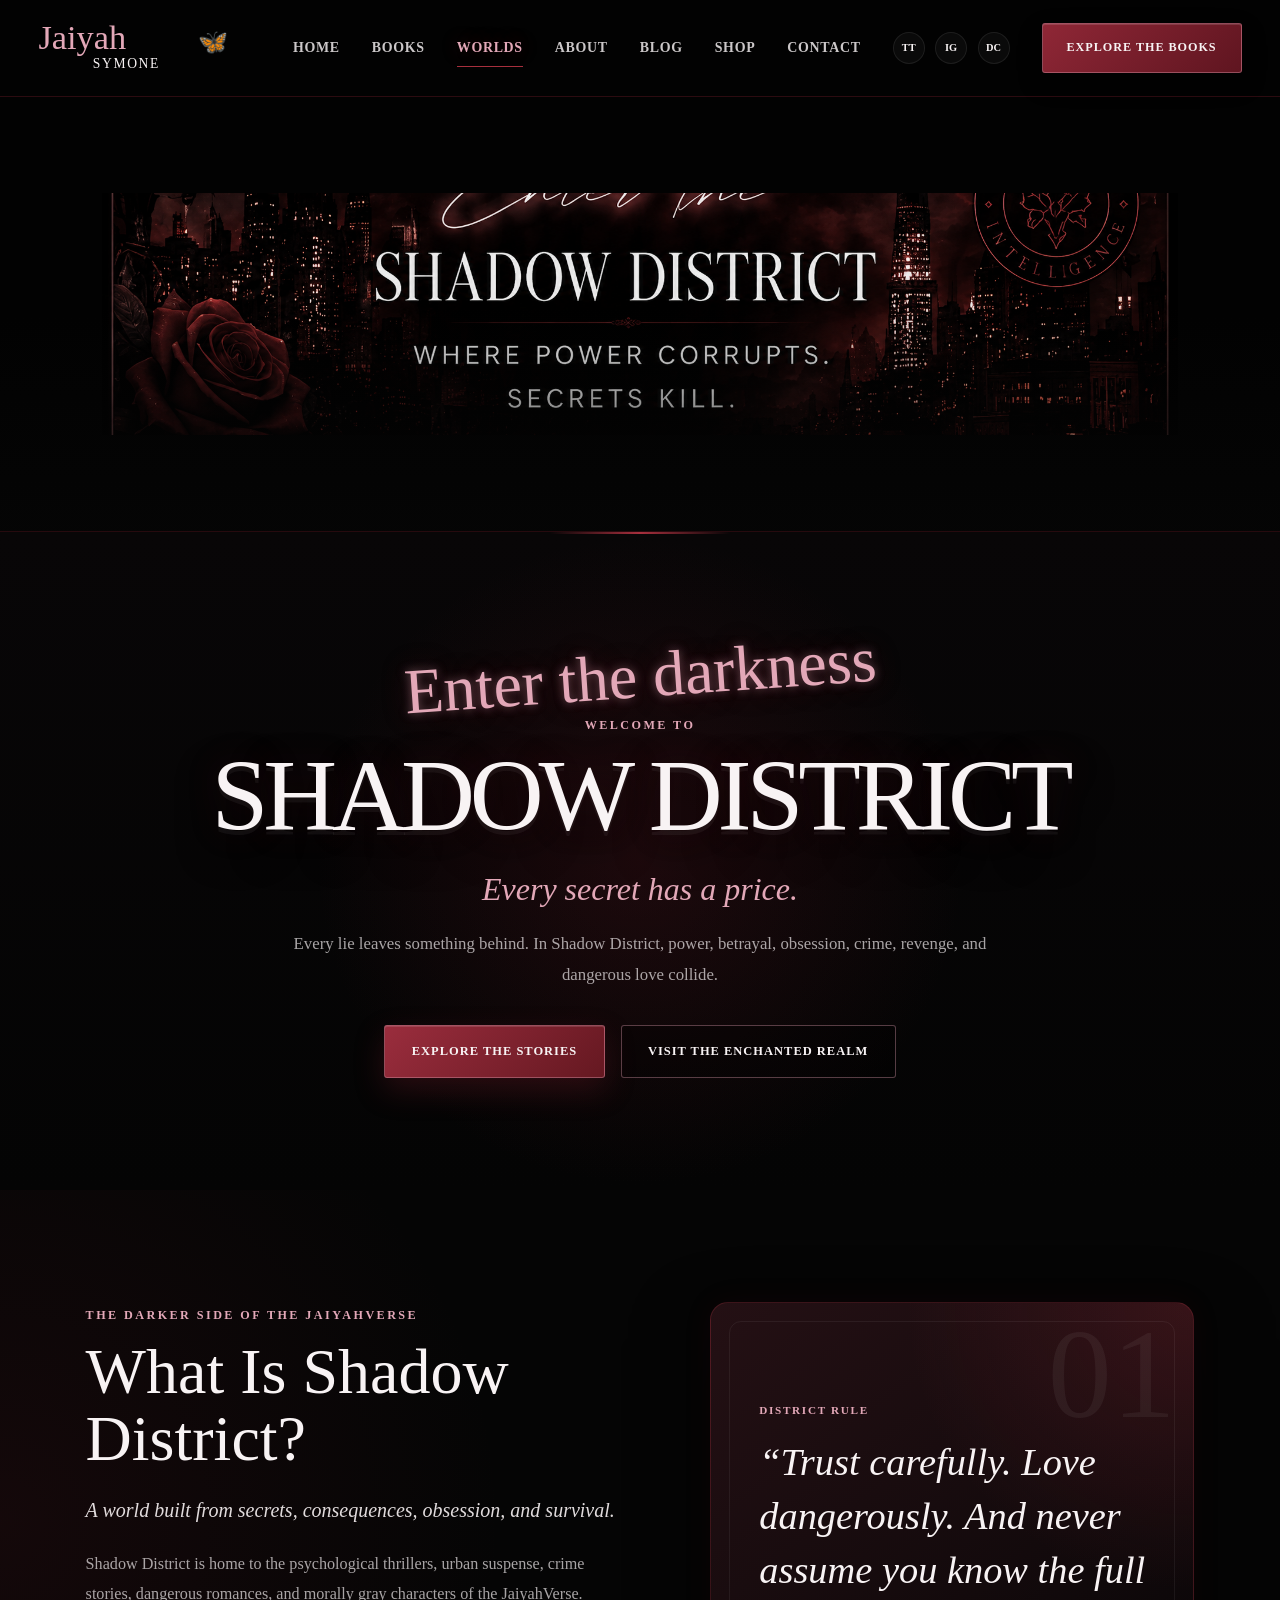
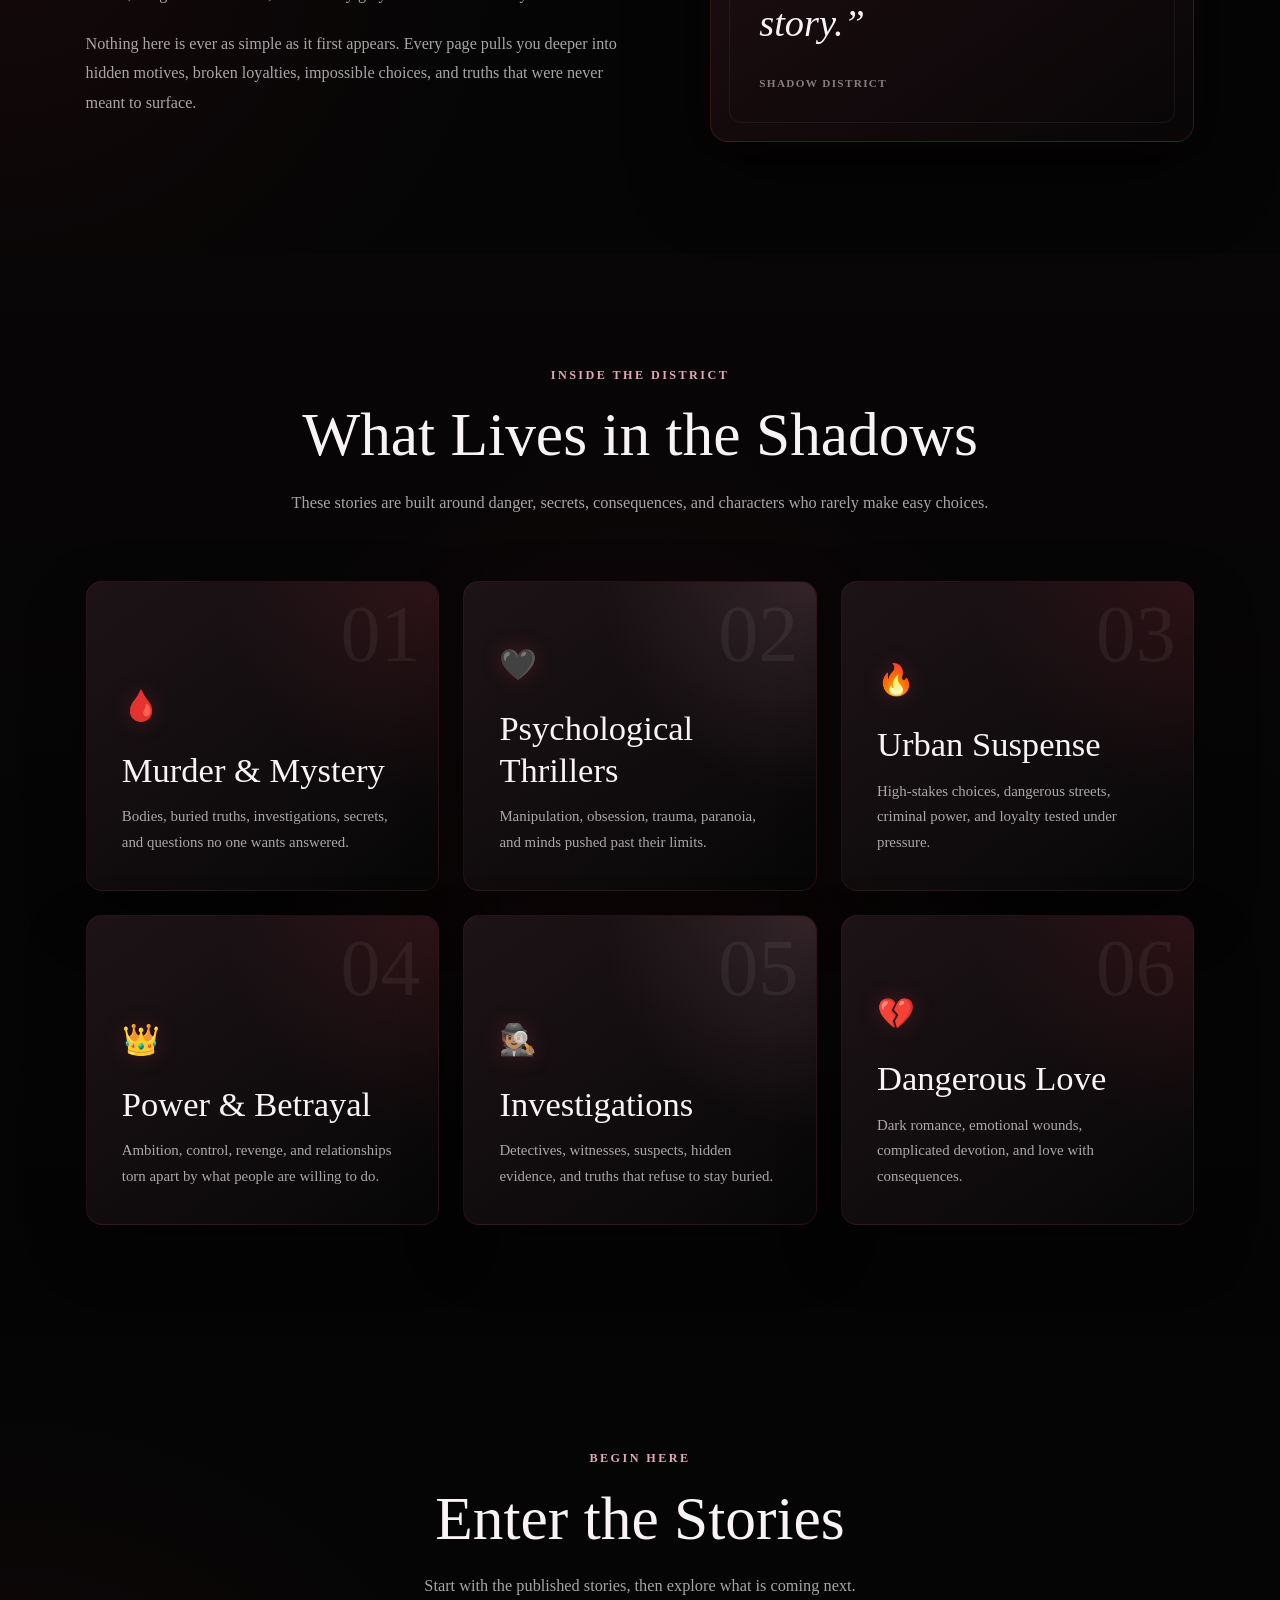
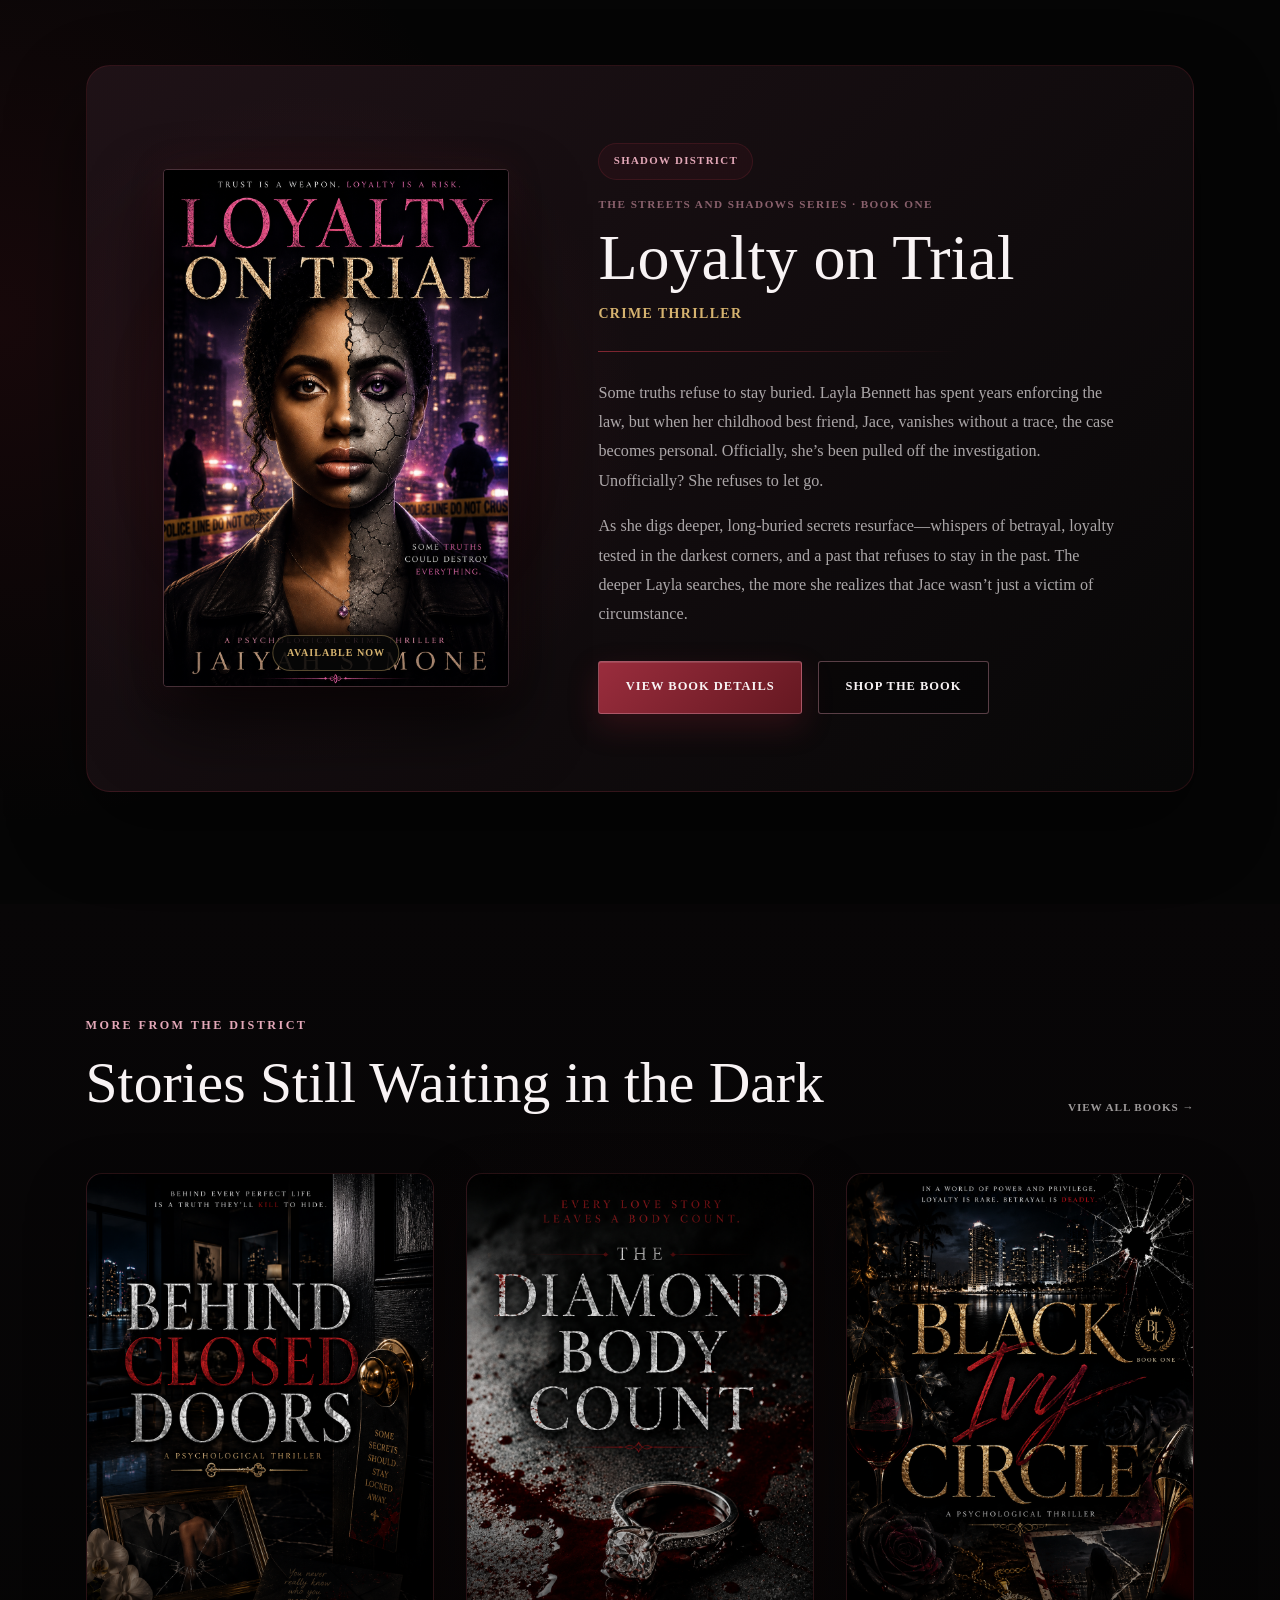
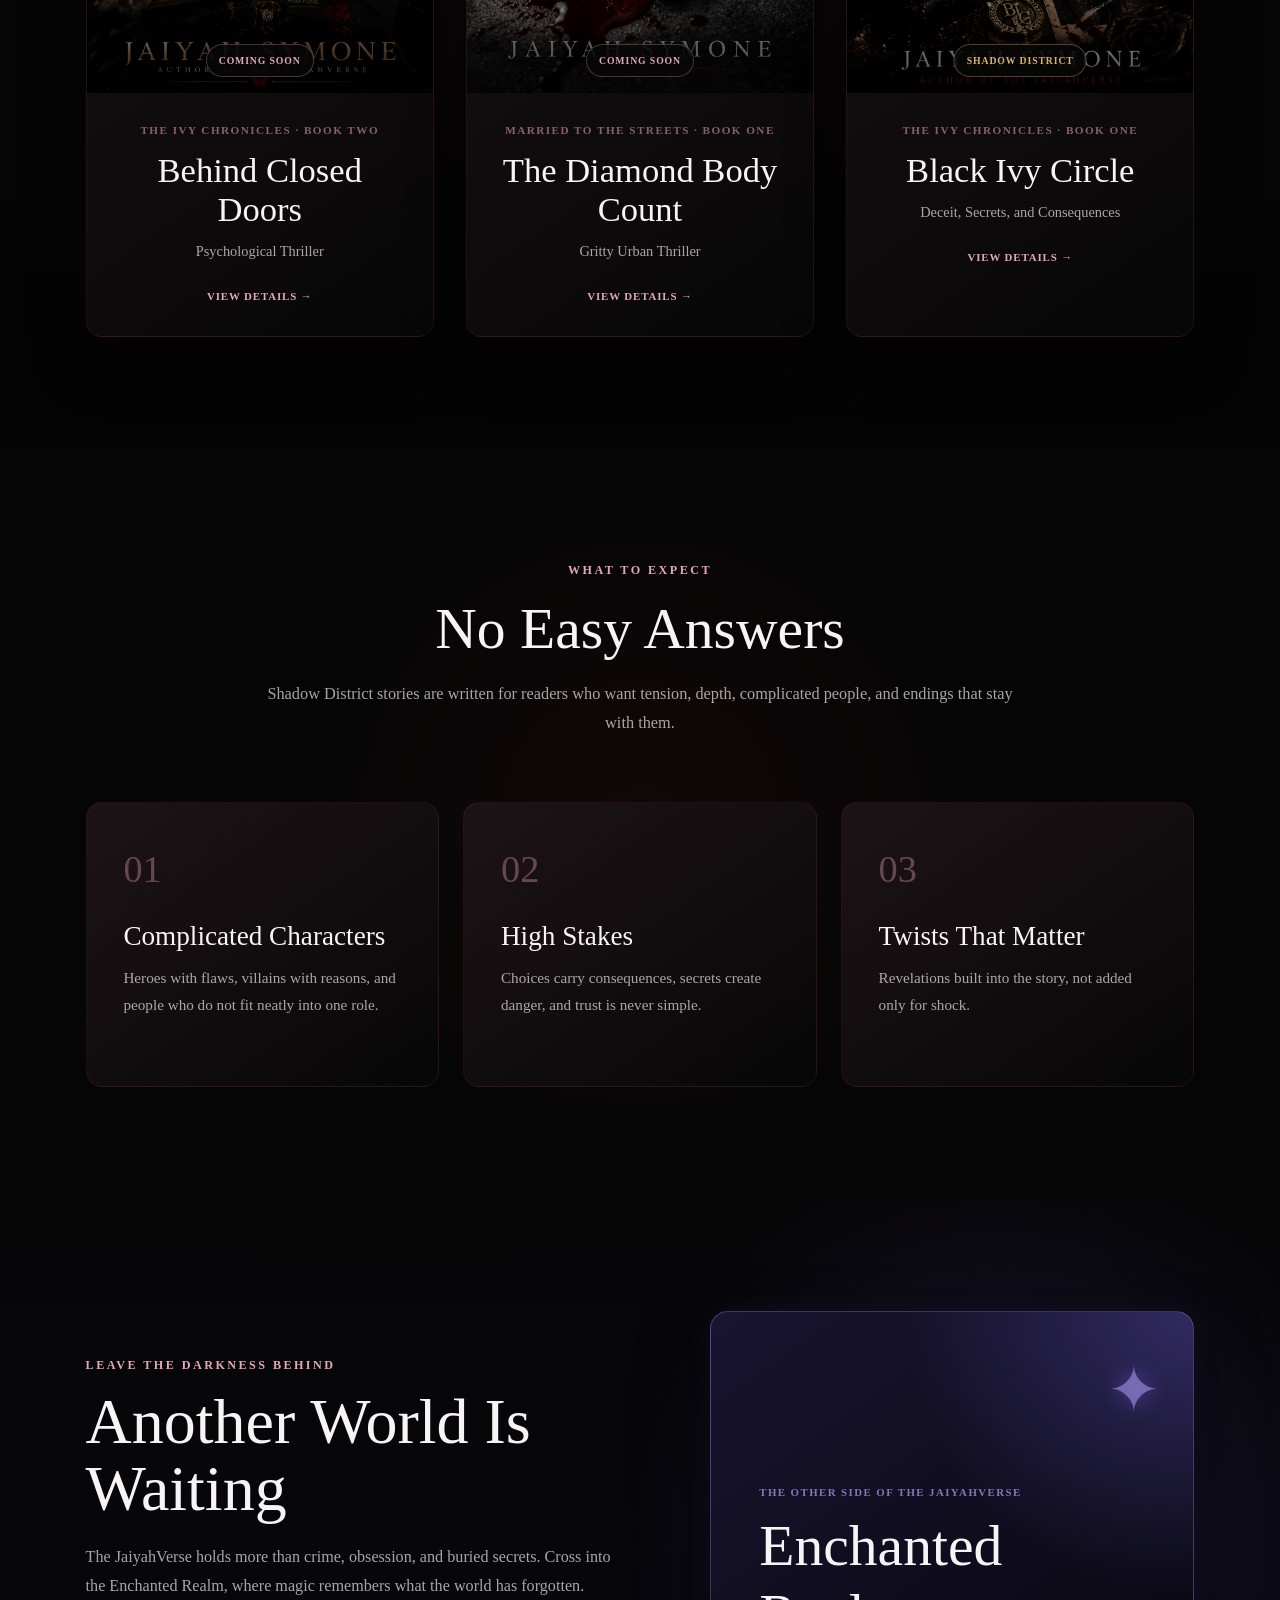
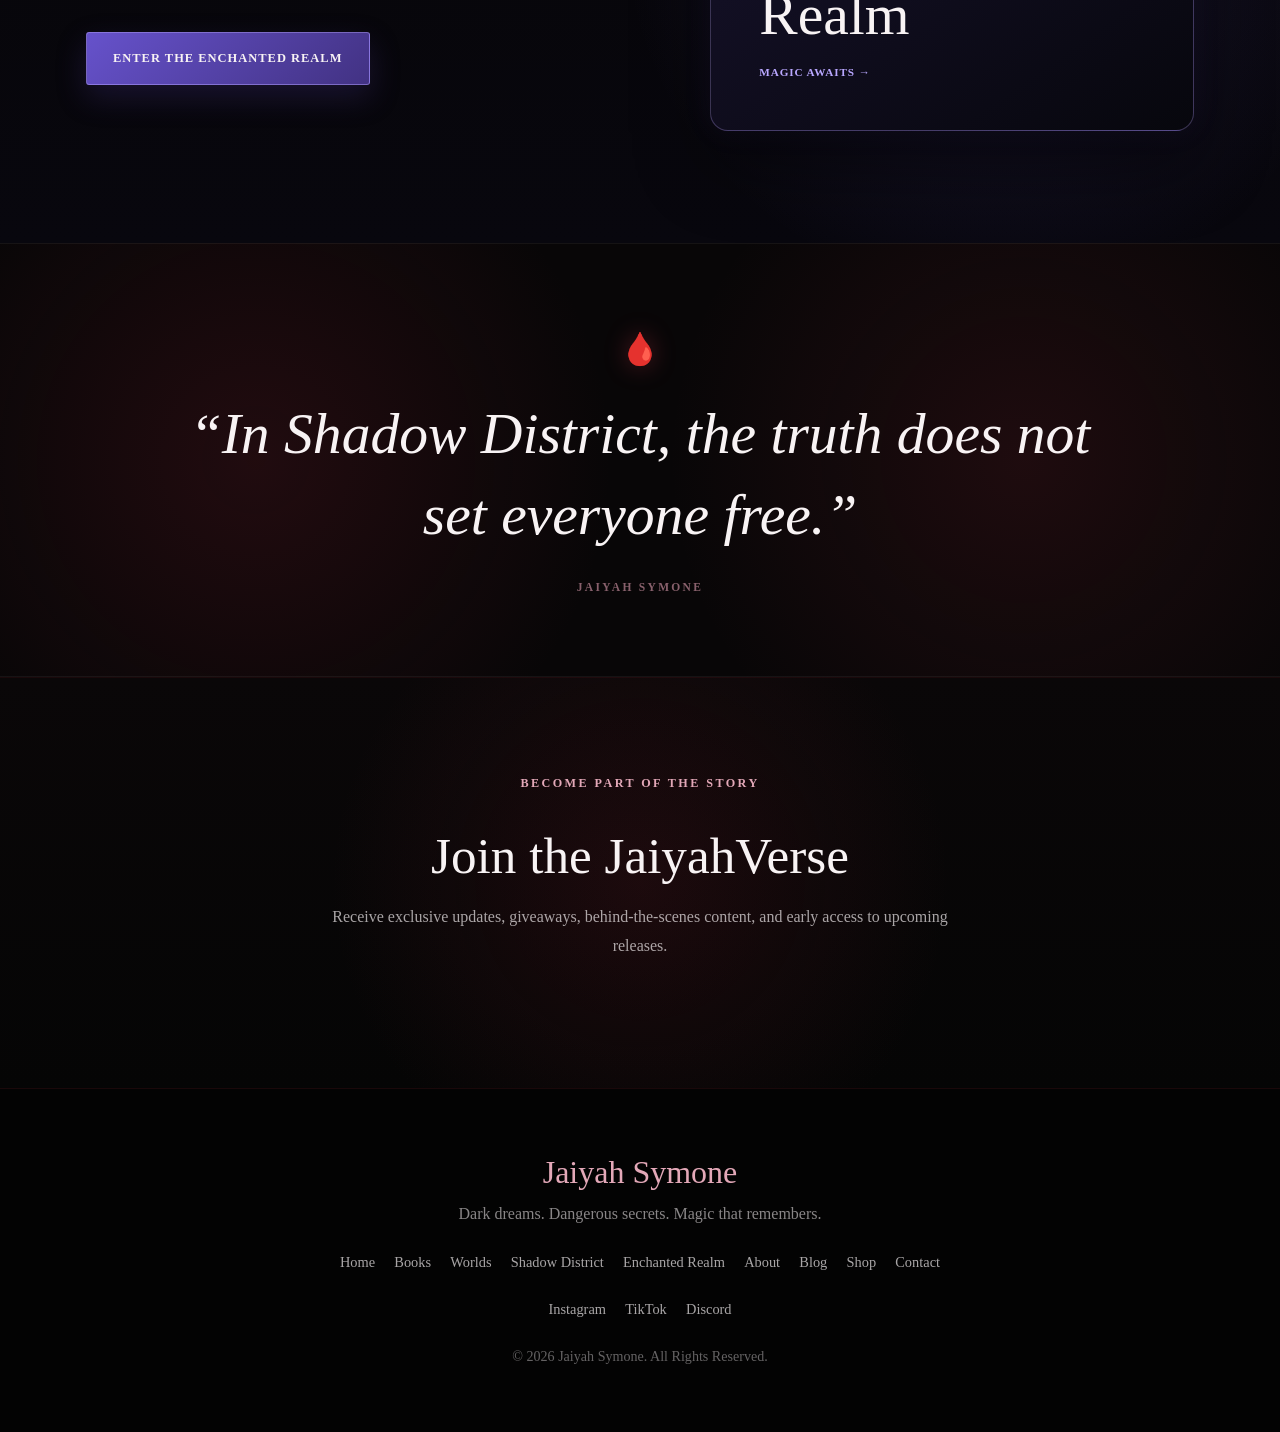
<file: shadow-district.html>
<!DOCTYPE html>
<html lang="en">

<head>

    <meta charset="UTF-8">

    <meta
        name="viewport"
        content="width=device-width, initial-scale=1.0"
    >

    <meta
        name="description"
        content="Enter Shadow District, the darker side of the JaiyahVerse, where secrets, betrayal, obsession, crime, and revenge collide."
    >

    <title>
        Shadow District | Jaiyah Symone
    </title>

    <link rel="stylesheet" href="css/style.css">
    <link rel="stylesheet" href="css/shadow-district.css">

</head>


<body class="shadow-page">


    <!-- ========================= -->
    <!-- HEADER -->
    <!-- ========================= -->

    <header class="site-header">

        <nav class="main-nav">

            <a
                href="index.html"
                class="site-logo"
                aria-label="Jaiyah Symone homepage"
            >

                <span class="logo-main">
                    Jaiyah
                </span>

                <span class="logo-bottom">
                    Symone
                </span>

                <span
                    class="logo-butterfly"
                    aria-hidden="true"
                >
                    🦋
                </span>

            </a>


            <button
                class="mobile-menu-button"
                type="button"
                aria-label="Open navigation menu"
                aria-expanded="false"
                aria-controls="main-navigation-links"
            >

                <span></span>
                <span></span>
                <span></span>

            </button>


            <div
                class="nav-menu"
                id="main-navigation-links"
            >

                <ul class="nav-links">

                    <li>
                        <a href="index.html">
                            Home
                        </a>
                    </li>

                    <li>
                        <a href="books.html">
                            Books
                        </a>
                    </li>

                    <li>
                        <a
                            href="worlds.html"
                            class="active"
                        >
                            Worlds
                        </a>
                    </li>

                    <li>
                        <a href="about.html">
                            About
                        </a>
                    </li>

                    <li>
                        <a href="blog.html">
                            Blog
                        </a>
                    </li>

                    <li>
                        <a href="shop.html">
                            Shop
                        </a>
                    </li>

                    <li>
                        <a href="contact.html">
                            Contact
                        </a>
                    </li>

                </ul>


                <div class="nav-socials">

                    <a
                        href="https://www.tiktok.com/@jaiyahsymone"
                        target="_blank"
                        rel="noopener noreferrer"
                        aria-label="Jaiyah Symone on TikTok"
                    >
                        TT
                    </a>

                    <a
                        href="https://www.instagram.com/jaiyahsymone"
                        target="_blank"
                        rel="noopener noreferrer"
                        aria-label="Jaiyah Symone on Instagram"
                    >
                        IG
                    </a>

                    <a
                        href="https://discord.gg/2CKyCH4xKm"
                        target="_blank"
                        rel="noopener noreferrer"
                        aria-label="Join the JaiyahVerse Discord"
                    >
                        DC
                    </a>

                </div>


                <a
                    href="books.html"
                    class="nav-join-button"
                >
                    Explore the Books
                </a>

            </div>

        </nav>

    </header>


    <main>


        <!-- ========================= -->
        <!-- HERO BANNER -->
        <!-- ========================= -->

        <section class="shadow-banner">

            <img
                src="assets/Icons/ShadownDistrict.png"
                alt="Shadow District"
                class="shadow-banner-image"
            >

        </section>


        <!-- ========================= -->
        <!-- WORLD INTRODUCTION -->
        <!-- ========================= -->

        <section id="shadow-introduction">

            <div class="shadow-intro-inner">

                <p class="shadow-script">
                    Enter the darkness
                </p>

                <p class="section-label">
                    Welcome to
                </p>

                <h1>
                    Shadow District
                </h1>

                <p class="shadow-intro-tagline">
                    Every secret has a price.
                </p>

                <p class="shadow-intro-description">
                    Every lie leaves something behind. In Shadow District,
                    power, betrayal, obsession, crime, revenge, and dangerous
                    love collide.
                </p>

                <div class="shadow-intro-buttons">

                    <a
                        href="#shadow-stories"
                        class="primary-shadow-button"
                    >
                        Explore the Stories
                    </a>

                    <a
                        href="enchanted-realm.html"
                        class="secondary-shadow-button"
                    >
                        Visit the Enchanted Realm
                    </a>

                </div>

            </div>

        </section>


        <!-- ========================= -->
        <!-- ABOUT SHADOW DISTRICT -->
        <!-- ========================= -->

        <section id="about-shadow">

            <div class="about-shadow-layout">


                <div class="about-shadow-copy">

                    <p class="section-label">
                        The Darker Side of the JaiyahVerse
                    </p>

                    <h2>
                        What Is Shadow District?
                    </h2>

                    <p class="about-shadow-lead">
                        A world built from secrets, consequences,
                        obsession, and survival.
                    </p>

                    <p>
                        Shadow District is home to the psychological thrillers,
                        urban suspense, crime stories, dangerous romances,
                        and morally gray characters of the JaiyahVerse.
                    </p>

                    <p>
                        Nothing here is ever as simple as it first appears.
                        Every page pulls you deeper into hidden motives,
                        broken loyalties, impossible choices, and truths
                        that were never meant to surface.
                    </p>

                </div>


                <div class="shadow-manifesto">

                    <span class="manifesto-number">
                        01
                    </span>

                    <p class="manifesto-label">
                        District Rule
                    </p>

                    <blockquote>
                        “Trust carefully. Love dangerously.
                        And never assume you know the full story.”
                    </blockquote>

                    <span class="manifesto-signature">
                        Shadow District
                    </span>

                </div>

            </div>

        </section>


        <!-- ========================= -->
        <!-- WORLD TRAITS -->
        <!-- ========================= -->

        <section id="shadow-traits">

            <div class="shadow-section-heading">

                <p class="section-label">
                    Inside the District
                </p>

                <h2>
                    What Lives in the Shadows
                </h2>

                <p>
                    These stories are built around danger,
                    secrets, consequences, and characters
                    who rarely make easy choices.
                </p>

            </div>


            <div class="shadow-traits-grid">


                <article class="shadow-trait-card">

                    <span class="trait-number">
                        01
                    </span>

                    <span class="trait-icon">
                        🩸
                    </span>

                    <h3>
                        Murder & Mystery
                    </h3>

                    <p>
                        Bodies, buried truths, investigations,
                        secrets, and questions no one wants answered.
                    </p>

                </article>


                <article class="shadow-trait-card">

                    <span class="trait-number">
                        02
                    </span>

                    <span class="trait-icon">
                        🖤
                    </span>

                    <h3>
                        Psychological Thrillers
                    </h3>

                    <p>
                        Manipulation, obsession, trauma,
                        paranoia, and minds pushed past their limits.
                    </p>

                </article>


                <article class="shadow-trait-card">

                    <span class="trait-number">
                        03
                    </span>

                    <span class="trait-icon">
                        🔥
                    </span>

                    <h3>
                        Urban Suspense
                    </h3>

                    <p>
                        High-stakes choices, dangerous streets,
                        criminal power, and loyalty tested under pressure.
                    </p>

                </article>


                <article class="shadow-trait-card">

                    <span class="trait-number">
                        04
                    </span>

                    <span class="trait-icon">
                        👑
                    </span>

                    <h3>
                        Power & Betrayal
                    </h3>

                    <p>
                        Ambition, control, revenge, and relationships
                        torn apart by what people are willing to do.
                    </p>

                </article>


                <article class="shadow-trait-card">

                    <span class="trait-number">
                        05
                    </span>

                    <span class="trait-icon">
                        🕵🏽
                    </span>

                    <h3>
                        Investigations
                    </h3>

                    <p>
                        Detectives, witnesses, suspects,
                        hidden evidence, and truths that refuse to stay buried.
                    </p>

                </article>


                <article class="shadow-trait-card">

                    <span class="trait-number">
                        06
                    </span>

                    <span class="trait-icon">
                        💔
                    </span>

                    <h3>
                        Dangerous Love
                    </h3>

                    <p>
                        Dark romance, emotional wounds,
                        complicated devotion, and love with consequences.
                    </p>

                </article>

            </div>

        </section>


        <!-- ========================= -->
        <!-- FEATURED STORY -->
        <!-- ========================= -->

        <section id="shadow-stories">

            <div class="shadow-section-heading">

                <p class="section-label">
                    Begin Here
                </p>

                <h2>
                    Enter the Stories
                </h2>

                <p>
                    Start with the published stories,
                    then explore what is coming next.
                </p>

            </div>


            <article class="featured-shadow-story">


                <div class="featured-shadow-cover">

                    <div class="shadow-cover-glow"></div>

                    <img
                        src="assets/bookcovers/loyalty-on-trial.png"
                        alt="Black Ivy Circle by Jaiyah Symone"
                    >

                    <span class="available-story-badge">
                        Available Now
                    </span>

                </div>


                <div class="featured-shadow-content">

                    <p class="story-world">
                        Shadow District
                    </p>

                    <p class="story-series">
                        The Streets and Shadows Series · Book One
                    </p>

                    <h2>
                        Loyalty on Trial
                    </h2>

                    <p class="story-genre">
                        Crime Thriller
                    </p>

                    <div class="story-divider"></div>

                    <p>
                        Some truths refuse to stay buried.
                        Layla Bennett has spent years enforcing the law, but when her childhood best friend,
                        Jace, vanishes without a trace, the case becomes personal. Officially, she’s been pulled off
                        the investigation. Unofficially? She refuses to let go.
                    </p>

                    <p>
                        As she digs deeper, long-buried secrets resurface—whispers of betrayal, loyalty tested in
                        the darkest corners, and a past that refuses to stay in the past. The deeper Layla searches,
                        the more she realizes that Jace wasn’t just a victim of circumstance. 
                    </p>

                    <div class="featured-shadow-actions">

                        <a
                            href="books.html#loyalty-on-trial"
                            class="primary-shadow-button"
                        >
                            View Book Details
                        </a>

                        <a
                            href="https://a.co/d/04FpkkHn" target="_blank"
                            class="secondary-shadow-button"
                        >
                            Shop the Book
                        </a>

                    </div>

                </div>

            </article>

        </section>


        <!-- ========================= -->
        <!-- MORE SHADOW STORIES -->
        <!-- ========================= -->

        <section id="more-shadow-stories">

            <div class="more-shadow-heading">

                <div>

                    <p class="section-label">
                        More From the District
                    </p>

                    <h2>
                        Stories Still Waiting in the Dark
                    </h2>

                </div>

                <a href="books.html">
                    View All Books →
                </a>

            </div>


            <div class="shadow-story-grid">


                <!-- Behind Closed Doors -->

                <article class="shadow-story-card">

                    <div class="shadow-story-image">

                        <img
                            src="assets/bookcovers/behind-closed-doors.png"
                            alt="Behind Closed Doors by Jaiyah Symone"
                        >

                        <span class="coming-soon-badge">
                            Coming Soon
                        </span>

                    </div>

                    <div class="shadow-story-content">

                        <p class="story-series">
                            The Ivy Chronicles · Book Two
                        </p>

                        <h3>
                            Behind Closed Doors
                        </h3>

                        <p>
                            Psychological Thriller
                        </p>

                        <a href="books.html#behind-closed-doors">
                            View Details →
                        </a>

                    </div>

                </article>


                <!-- Diamond Body Count -->

                <article class="shadow-story-card">

                    <div class="shadow-story-image">

                        <img
                            src="assets/bookcovers/diamond-body-count.png"
                            alt="The Diamond Body Count by Jaiyah Symone"
                        >

                        <span class="coming-soon-badge">
                            Coming Soon
                        </span>

                    </div>

                    <div class="shadow-story-content">

                        <p class="story-series">
                            Married to the Streets · Book One
                        </p>

                        <h3>
                            The Diamond Body Count
                        </h3>

                        <p>
                            Gritty Urban Thriller
                        </p>

                        <a href="books.html#diamond-body-count">
                            View Details →
                        </a>

                    </div>

                </article>


                <!-- Loyalty on Trial -->

                <article class="shadow-story-card">

                    <div class="shadow-story-image">

                        <img
                            src="assets/bookcovers/black-ivy-circle.png"
                            alt="Loyalty on Trial by Jaiyah Symone"
                        >

                        <span class="district-story-badge">
                            Shadow District
                        </span>

                    </div>

                    <div class="shadow-story-content">

                        <p class="story-series">
                            The Ivy Chronicles · Book One
                        </p>

                        <h3>
                            Black Ivy Circle
                        </h3>

                        <p>
                            Deceit, Secrets, and Consequences
                        </p>

                        <a href="books.html#black-ivy-circle">
                            View Details →
                        </a>

                    </div>

                </article>

            </div>

        </section>


        <!-- ========================= -->
        <!-- SHADOW DISTRICT PROMISE -->
        <!-- ========================= -->

        <section id="shadow-promise">

            <div class="shadow-promise-inner">


                <div class="shadow-promise-heading">

                    <p class="section-label">
                        What to Expect
                    </p>

                    <h2>
                        No Easy Answers
                    </h2>

                    <p>
                        Shadow District stories are written for readers
                        who want tension, depth, complicated people,
                        and endings that stay with them.
                    </p>

                </div>


                <div class="shadow-promise-grid">


                    <article class="shadow-promise-card">

                        <span>
                            01
                        </span>

                        <h3>
                            Complicated Characters
                        </h3>

                        <p>
                            Heroes with flaws, villains with reasons,
                            and people who do not fit neatly into one role.
                        </p>

                    </article>


                    <article class="shadow-promise-card">

                        <span>
                            02
                        </span>

                        <h3>
                            High Stakes
                        </h3>

                        <p>
                            Choices carry consequences,
                            secrets create danger, and trust is never simple.
                        </p>

                    </article>


                    <article class="shadow-promise-card">

                        <span>
                            03
                        </span>

                        <h3>
                            Twists That Matter
                        </h3>

                        <p>
                            Revelations built into the story,
                            not added only for shock.
                        </p>

                    </article>

                </div>

            </div>

        </section>


        <!-- ========================= -->
        <!-- WORLD SWITCH -->
        <!-- ========================= -->

        <section id="shadow-world-switch">

            <div class="shadow-world-switch-layout">


                <div class="shadow-switch-copy">

                    <p class="section-label">
                        Leave the Darkness Behind
                    </p>

                    <h2>
                        Another World Is Waiting
                    </h2>

                    <p>
                        The JaiyahVerse holds more than crime,
                        obsession, and buried secrets. Cross into
                        the Enchanted Realm, where magic remembers
                        what the world has forgotten.
                    </p>

                    <a
                        href="enchanted-realm.html"
                        class="enchanted-switch-button"
                    >
                        Enter the Enchanted Realm
                    </a>

                </div>


                <a
                    href="enchanted-realm.html"
                    class="enchanted-preview-card"
                >

                    <p>
                        The Other Side of the JaiyahVerse
                    </p>

                    <h3>
                        Enchanted Realm
                    </h3>

                    <span>
                        Magic Awaits →
                    </span>

                </a>

            </div>

        </section>


        <!-- ========================= -->
        <!-- SHADOW QUOTE -->
        <!-- ========================= -->

        <section id="shadow-quote">

            <div class="shadow-quote-content">

                <span
                    class="quote-symbol"
                    aria-hidden="true"
                >
                    🩸
                </span>

                <blockquote>
                    “In Shadow District, the truth does not set everyone free.”
                </blockquote>

                <p>
                    Jaiyah Symone
                </p>

            </div>

        </section>


        <!-- ========================= -->
        <!-- NEWSLETTER -->
        <!-- ========================= -->

        <section id="newsletter">

            <div class="newsletter-content">

                <p class="section-label">
                    Become Part of the Story
                </p>

                <h2>
                    Join the JaiyahVerse
                </h2>

                <p>
                    Receive exclusive updates, giveaways,
                    behind-the-scenes content, and early access
                    to upcoming releases.
                </p>

<div class="newsletter-form beehiiv-form-wrapper">

    <script
        async
        src="https://subscribe-forms.beehiiv.com/v3/loader.js"
        data-beehiiv-form="478f8d6d-6cb1-4b4e-bfa7-b35e26f02864">
    </script>

</div>
            </div>

        </section>


    </main>


    <!-- ========================= -->
    <!-- FOOTER -->
    <!-- ========================= -->

    <footer>

        <h3>
            Jaiyah Symone
        </h3>

        <p>
            Dark dreams. Dangerous secrets. Magic that remembers.
        </p>

        <nav>

            <a href="index.html">
                Home
            </a>

            <a href="books.html">
                Books
            </a>

            <a href="worlds.html">
                Worlds
            </a>

            <a href="shadow-district.html">
                Shadow District
            </a>

            <a href="enchanted-realm.html">
                Enchanted Realm
            </a>

            <a href="about.html">
                About
            </a>

            <a href="blog.html">
                Blog
            </a>

            <a href="shop.html">
                Shop
            </a>

            <a href="contact.html">
                Contact
            </a>

        </nav>


        <div class="footer-socials">

            <a
                href="https://www.instagram.com/jaiyahsymone"
                target="_blank"
                rel="noopener noreferrer"
            >
                Instagram
            </a>

            <a
                href="https://www.tiktok.com/@jaiyahsymone"
                target="_blank"
                rel="noopener noreferrer"
            >
                TikTok
            </a>

            <a
                href="https://discord.gg/2CKyCH4xKm"
                target="_blank"
                rel="noopener noreferrer"
            >
                Discord
            </a>

        </div>

        <p class="copyright">
            © 2026 Jaiyah Symone. All Rights Reserved.
        </p>

    </footer>


    <script src="js/main.js"></script>

</body>

</html>
</file>
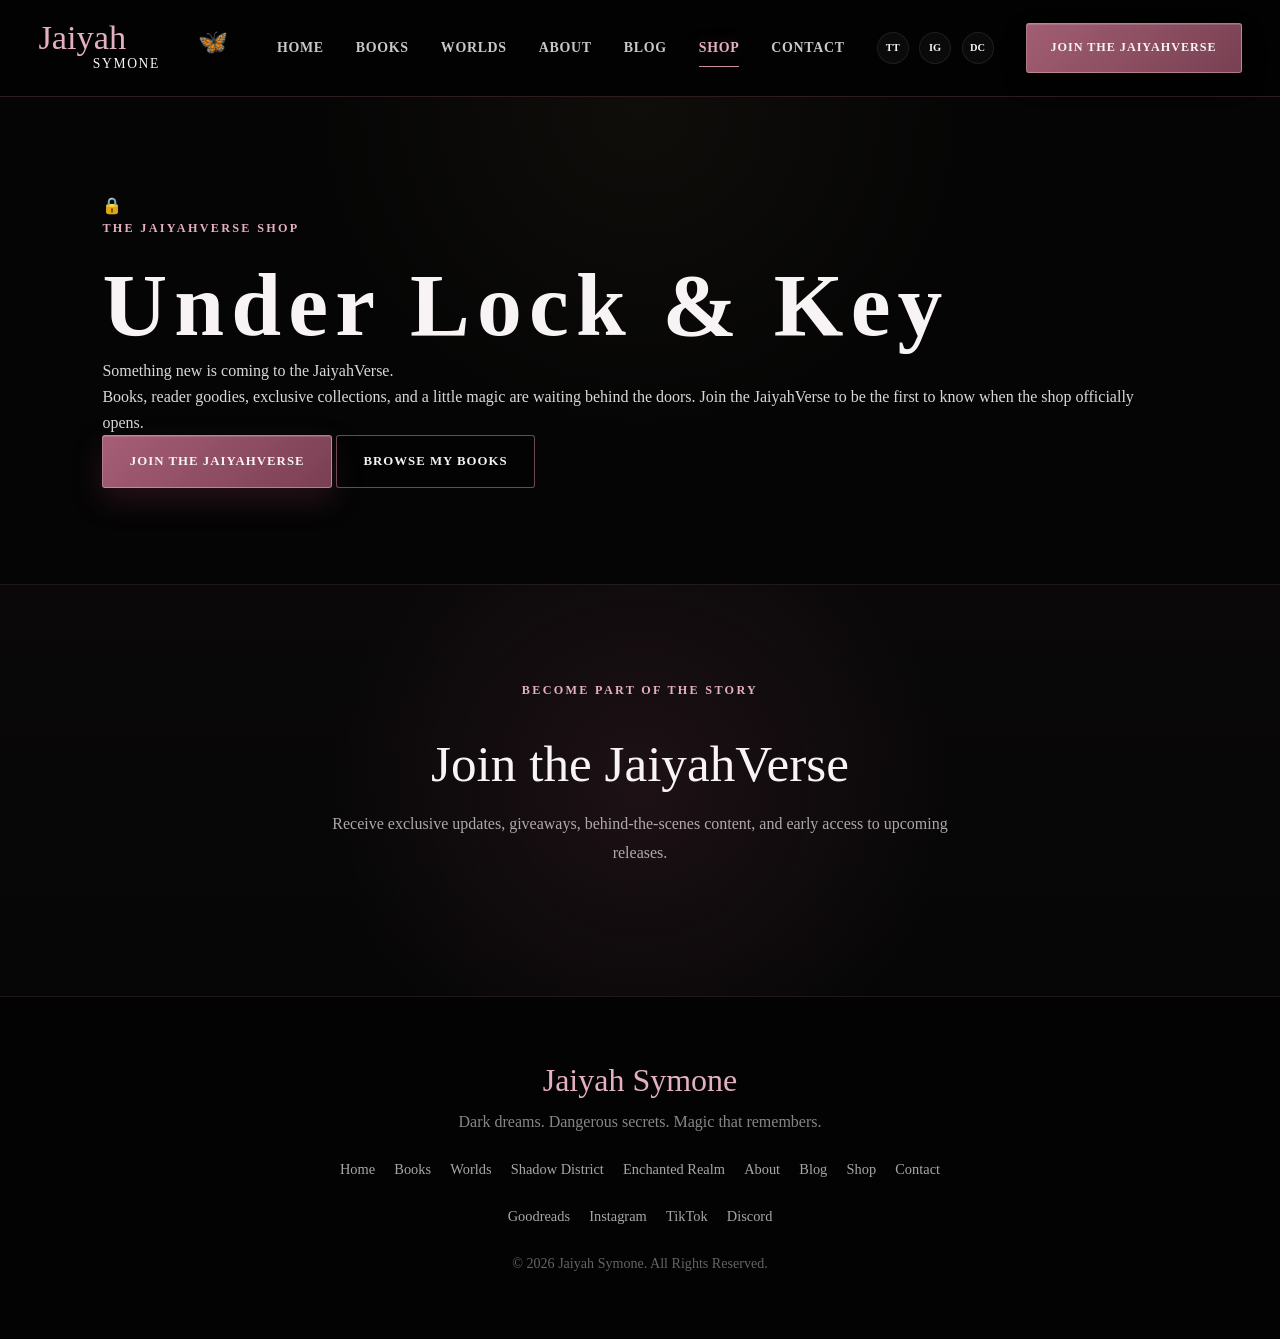
<file: shop.html>
<!DOCTYPE html>
<html lang="en">

<head>

    <meta charset="UTF-8">

    <meta
        name="viewport"
        content="width=device-width, initial-scale=1.0"
    >

    <meta
        name="description"
        content="Shop books, reader gifts, author merchandise, and exclusive items from Jaiyah Symone and the JaiyahVerse."
    >

    <title>
        Shop | Jaiyah Symone
    </title>

    <!-- Global CSS -->
    <link rel="stylesheet" href="css/style.css">

    <!-- Shop Page CSS -->
    <link rel="stylesheet" href="css/shop.css">

</head>


<body class="shop-page">


    <!-- ========================= -->
    <!-- HEADER -->
    <!-- ========================= -->

    <header class="site-header">

        <nav class="main-nav">

            <a
                href="index.html"
                class="site-logo"
                aria-label="Jaiyah Symone homepage"
            >

                <span class="logo-main">
                    Jaiyah
                </span>

                <span class="logo-bottom">
                    Symone
                </span>

                <span
                    class="logo-butterfly"
                    aria-hidden="true"
                >
                    🦋
                </span>

            </a>


            <button
                class="mobile-menu-button"
                type="button"
                aria-label="Open navigation menu"
                aria-expanded="false"
                aria-controls="main-navigation-links"
            >

                <span></span>
                <span></span>
                <span></span>

            </button>


            <div
                class="nav-menu"
                id="main-navigation-links"
            >

                <ul class="nav-links">

                    <li>
                        <a href="index.html">
                            Home
                        </a>
                    </li>

                    <li>
                        <a href="books.html">
                            Books
                        </a>
                    </li>

                    <li>
                        <a href="worlds.html">
                            Worlds
                        </a>
                    </li>

                    <li>
                        <a href="about.html">
                            About
                        </a>
                    </li>

                    <li>
                        <a href="blog.html">
                            Blog
                        </a>
                    </li>

                    <li>
                        <a
                            href="shop.html"
                            class="active"
                        >
                            Shop
                        </a>
                    </li>

                    <li>
                        <a href="contact.html">
                            Contact
                        </a>
                    </li>

                </ul>


                <div class="nav-socials">

                    <a
                        href="https://www.tiktok.com/@jaiyahsymone"
                        target="_blank"
                        rel="noopener noreferrer"
                        aria-label="Jaiyah Symone on TikTok"
                    >
                        TT
                    </a>

                    <a
                        href="https://www.instagram.com/jaiyahsymone"
                        target="_blank"
                        rel="noopener noreferrer"
                        aria-label="Jaiyah Symone on Instagram"
                    >
                        IG
                    </a>

                    <a
                        href="https://discord.gg/2CKyCH4xKm"
                        target="_blank"
                        rel="noopener noreferrer"
                        aria-label="Join the JaiyahVerse Discord"
                    >
                        DC
                    </a>

                </div>


                <a
                    href="#newsletter"
                    class="nav-join-button"
                >
                    Join the JaiyahVerse
                </a>

            </div>

        </nav>

    </header>

<main>

    <section id="shop-coming-soon">

        <div class="shop-coming-soon-content">

            <span class="shop-lock-icon" aria-hidden="true">
                🔒
            </span>

            <p class="section-label">
                The JaiyahVerse Shop
            </p>

            <h1>
                Under Lock & Key
            </h1>

            <p class="shop-coming-soon-lead">
                Something new is coming to the JaiyahVerse.
            </p>

            <p class="shop-coming-soon-text">
                Books, reader goodies, exclusive collections,
                and a little magic are waiting behind the doors.
                Join the JaiyahVerse to be the first to know
                when the shop officially opens.
            </p>

            <div class="shop-coming-soon-actions">

                <a href="#newsletter" class="primary-shop-button">
                    Join the JaiyahVerse
                </a>

                <a href="books.html" class="secondary-shop-button">
                    Browse My Books
                </a>

            </div>

        </div>

    </section>


    <!-- NEWSLETTER -->

    <section id="newsletter">

        <div class="newsletter-content">

            <p class="section-label">
                Become Part of the Story
            </p>

            <h2>
                Join the JaiyahVerse
            </h2>

            <p>
                Receive exclusive updates, giveaways,
                behind-the-scenes content, and early access
                to upcoming releases.
            </p>

            <div class="newsletter-form beehiiv-form-wrapper">

                <script
                    async
                    src="https://subscribe-forms.beehiiv.com/v3/loader.js"
                    data-beehiiv-form="478f8d6d-6cb1-4b4e-bfa7-b35e26f02864">
                </script>

            </div>

        </div>

    </section>

</main>



    <!-- ========================= -->
    <!-- FOOTER -->
    <!-- ========================= -->

    <footer>

        <h3>
            Jaiyah Symone
        </h3>

        <p>
            Dark dreams. Dangerous secrets. Magic that remembers.
        </p>

        <nav>

            <a href="index.html">
                Home
            </a>

            <a href="books.html">
                Books
            </a>

            <a href="worlds.html">
                Worlds
            </a>

            <a href="shadow-district.html">
                Shadow District
            </a>

            <a href="enchanted-realm.html">
                Enchanted Realm
            </a>

            <a href="about.html">
                About
            </a>

            <a href="blog.html">
                Blog
            </a>

            <a href="shop.html">
                Shop
            </a>

            <a href="contact.html">
                Contact
            </a>

        </nav>


        <div class="footer-socials">

          <a
                href="https://www.goodreads.com/author/show/54636770.Jaiyah_Symone"
                target="_blank"
                rel="noopener noreferrer"
            >
                Goodreads
            </a>            
            
            <a
                href="https://www.instagram.com/jaiyahsymone"
                target="_blank"
                rel="noopener noreferrer"
            >
                Instagram
            </a>

            <a
                href="https://www.tiktok.com/@jaiyahsymone"
                target="_blank"
                rel="noopener noreferrer"
            >
                TikTok
            </a>

            <a
                href="https://discord.gg/2CKyCH4xKm"
                target="_blank"
                rel="noopener noreferrer"
            >
                Discord
            </a>

        </div>

        <p class="copyright">
            © 2026 Jaiyah Symone. All Rights Reserved.
        </p>

    </footer>


    <script src="js/main.js"></script>

</body>

</html>
</file>
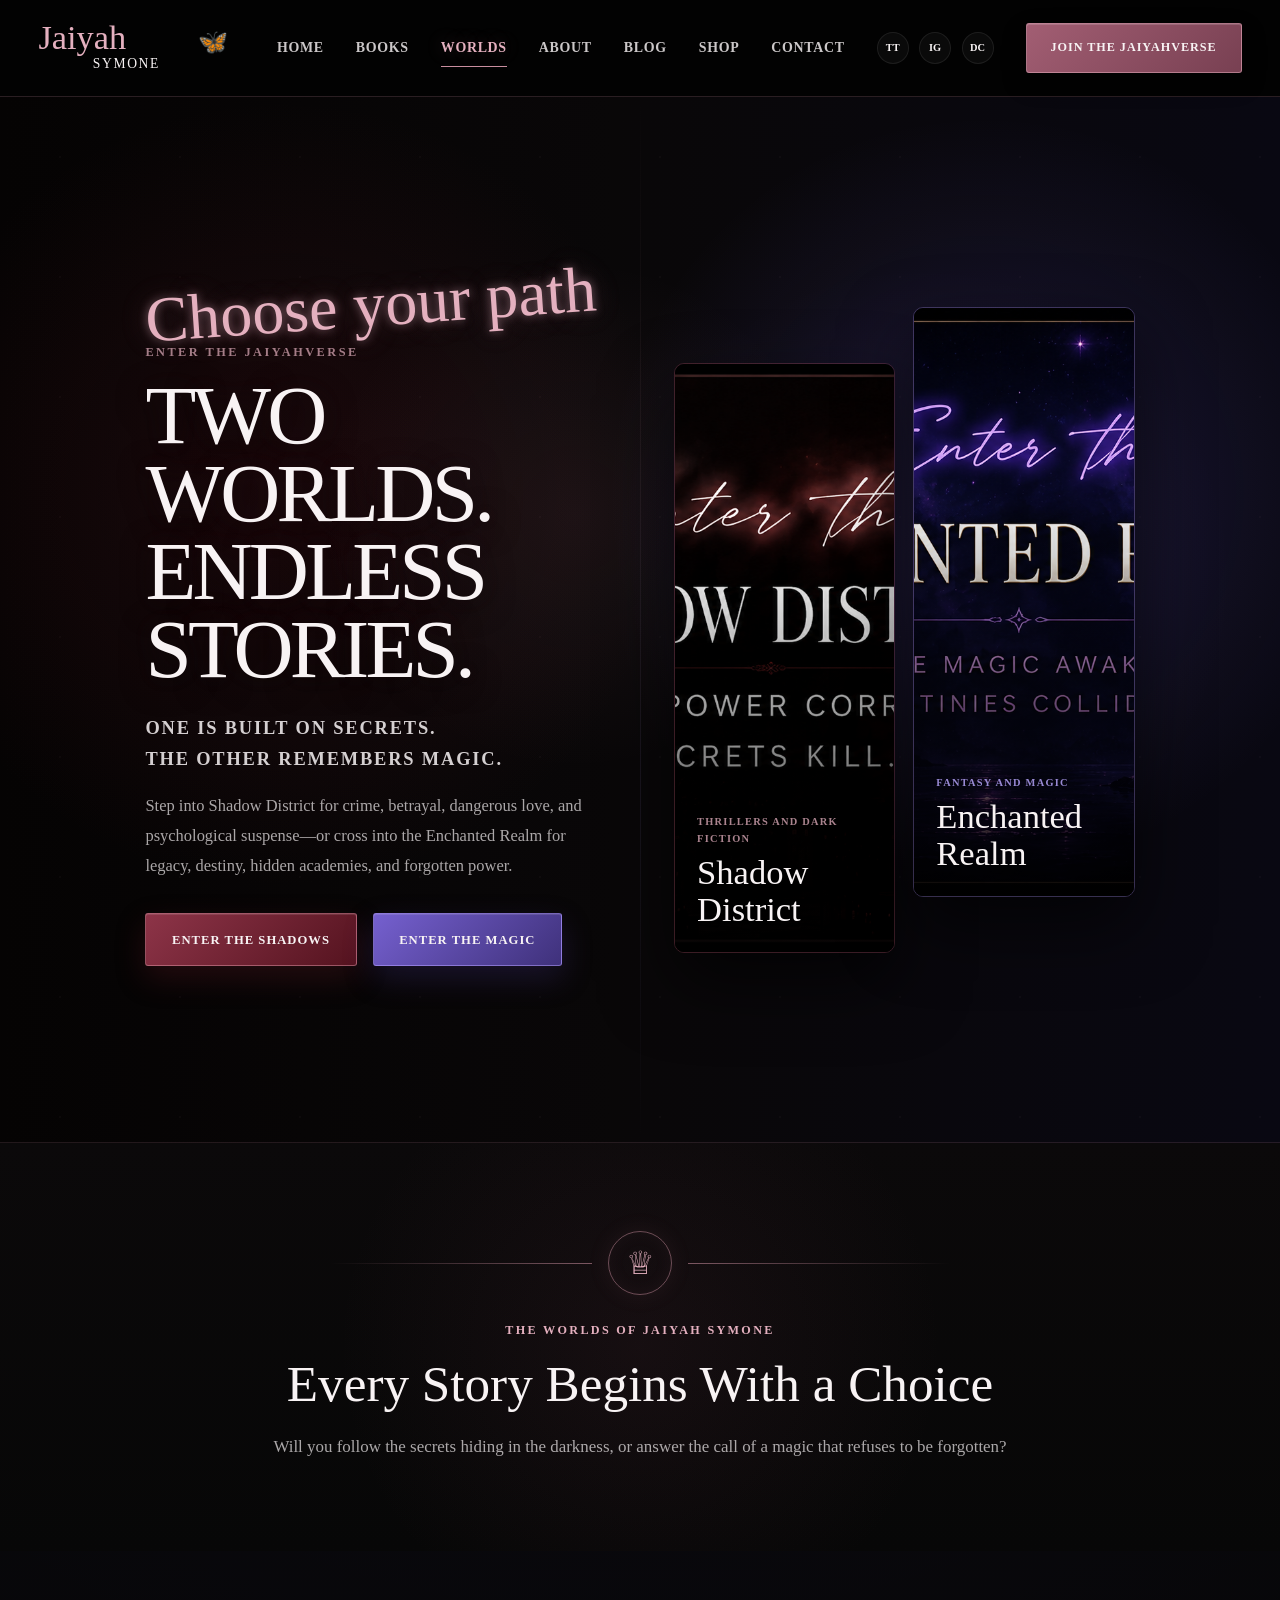
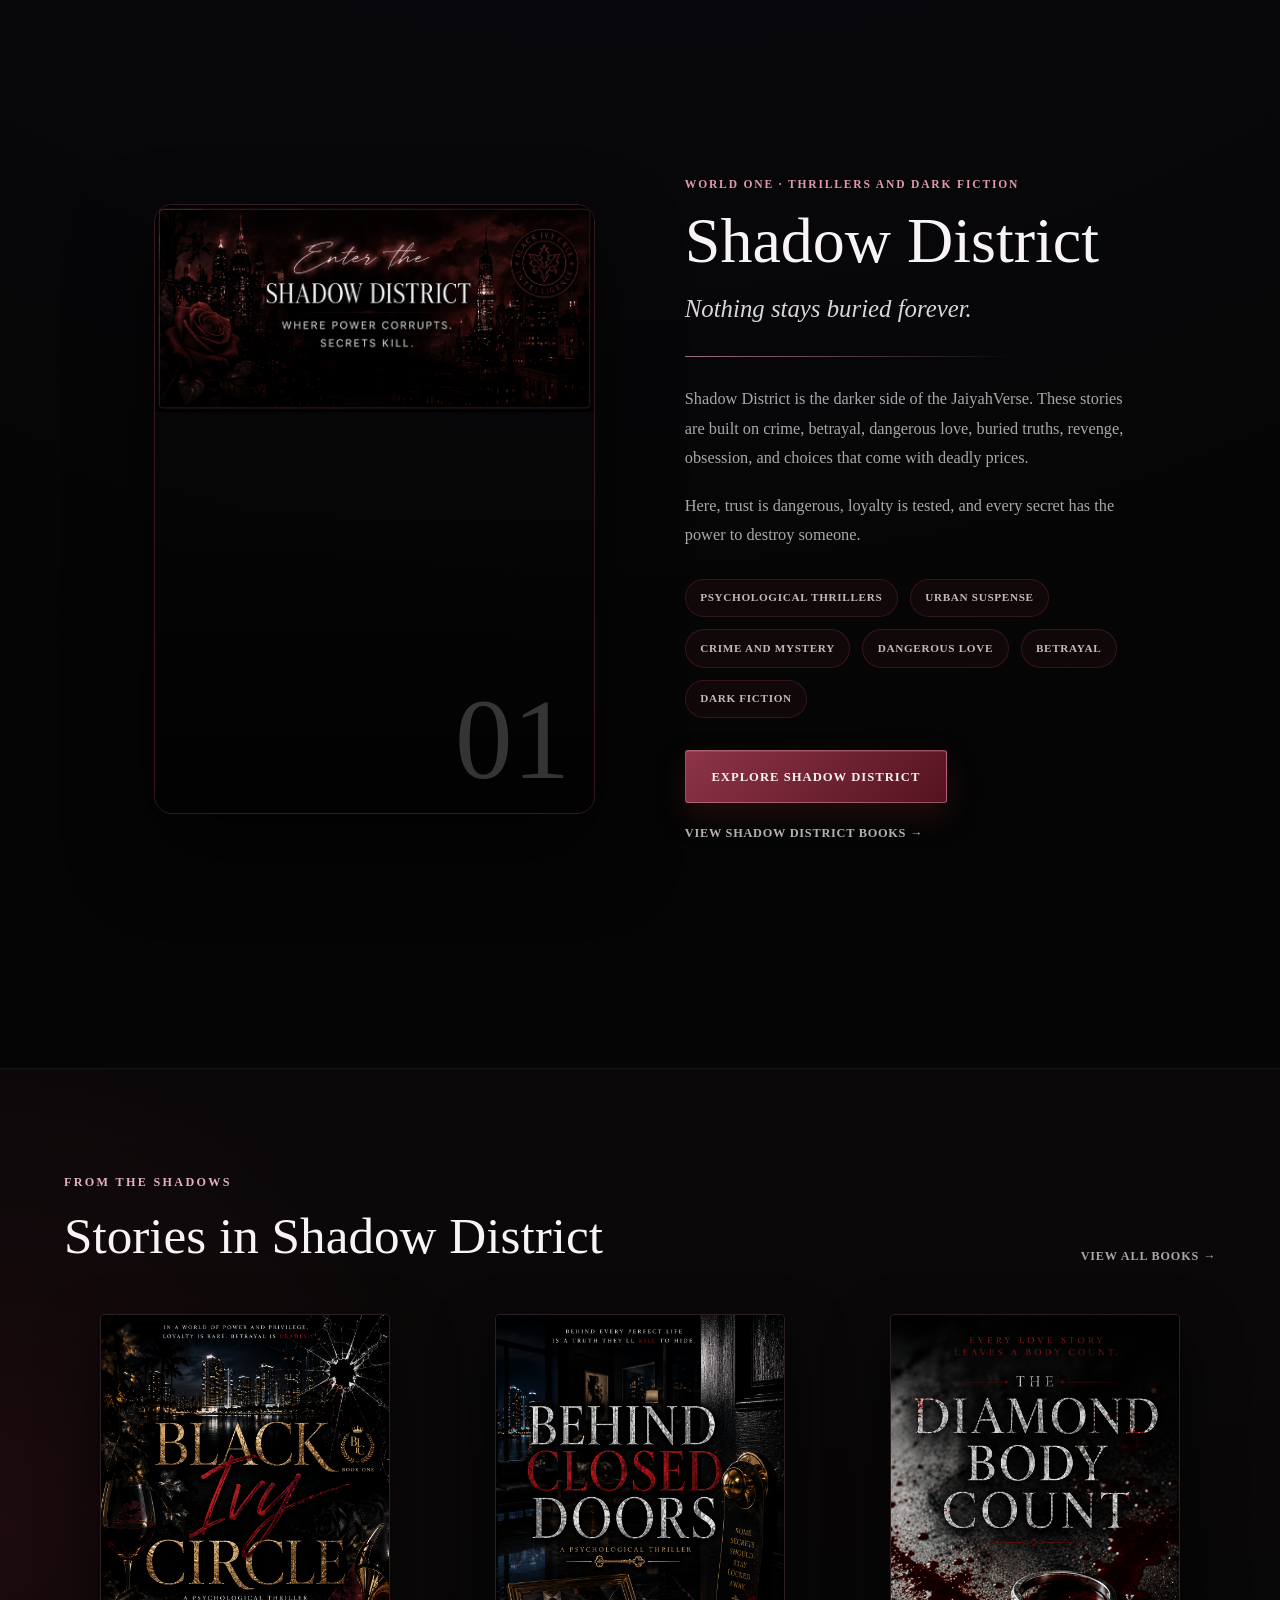
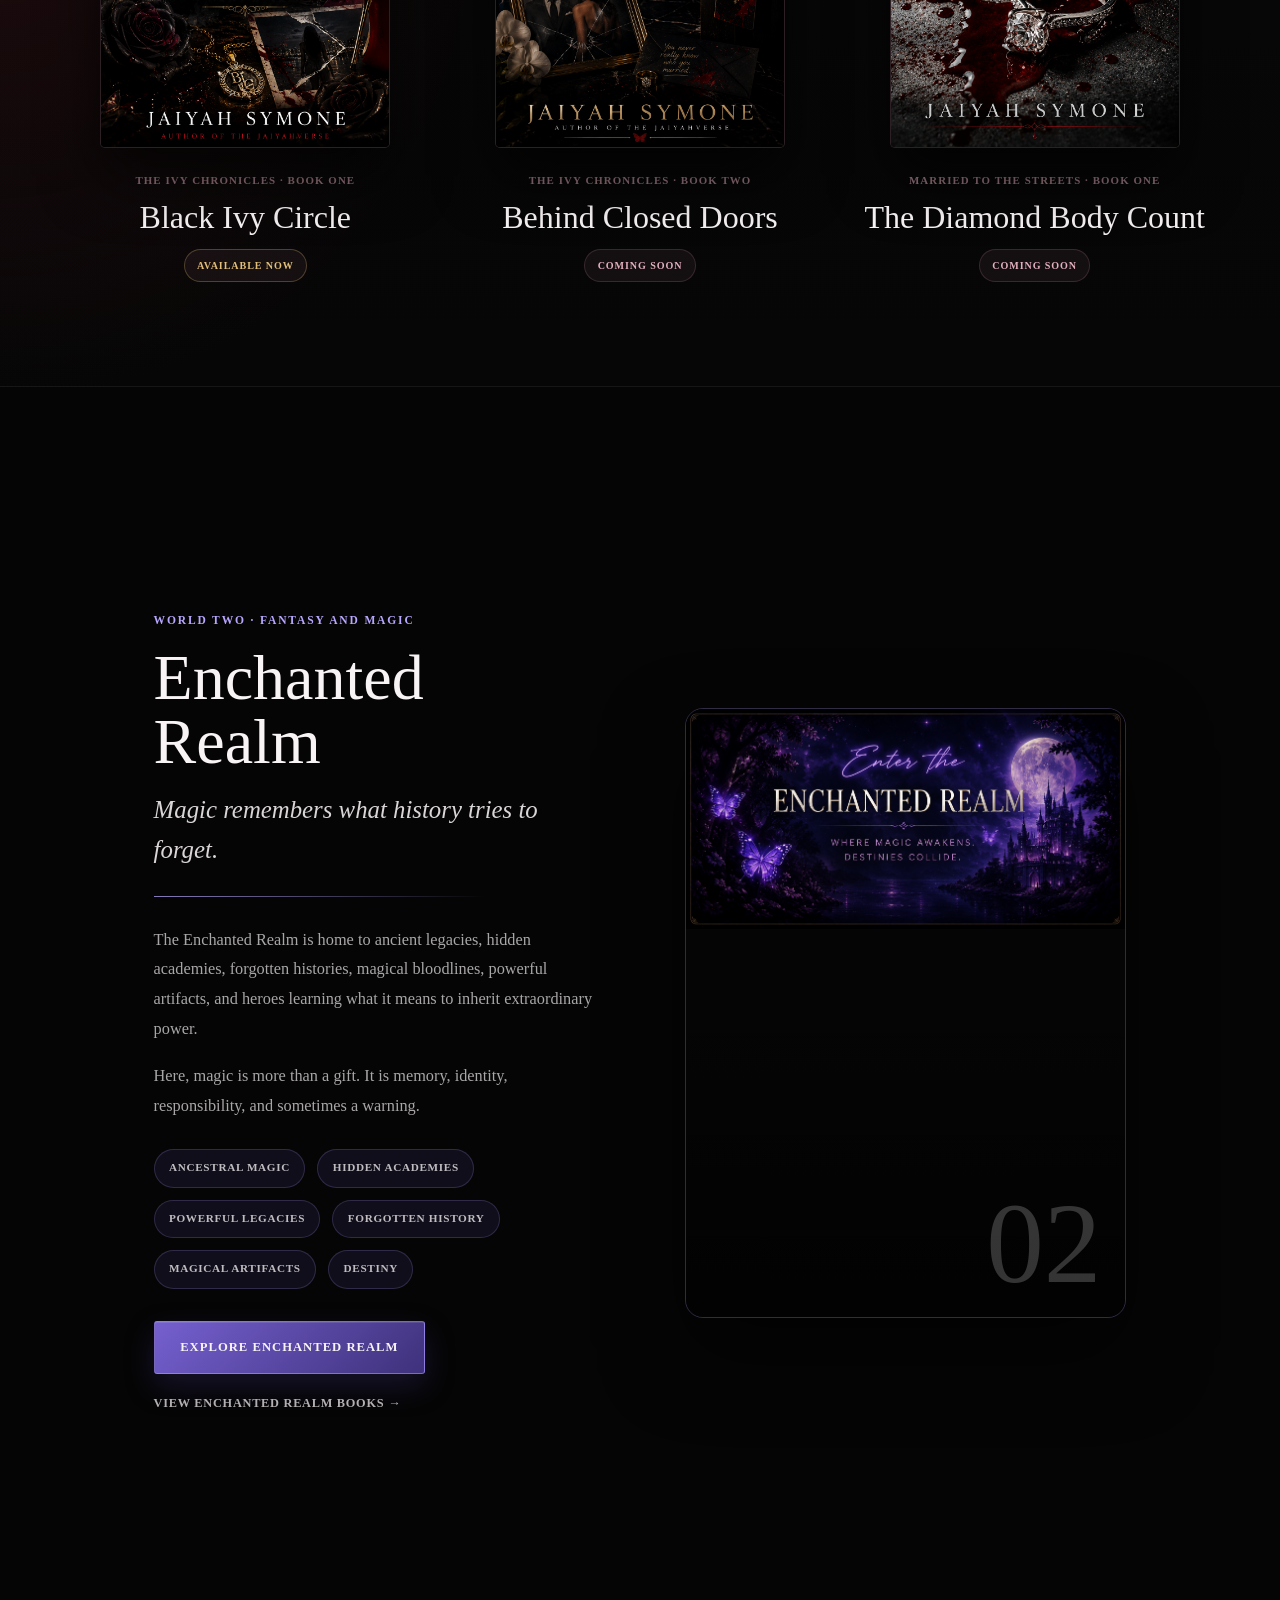
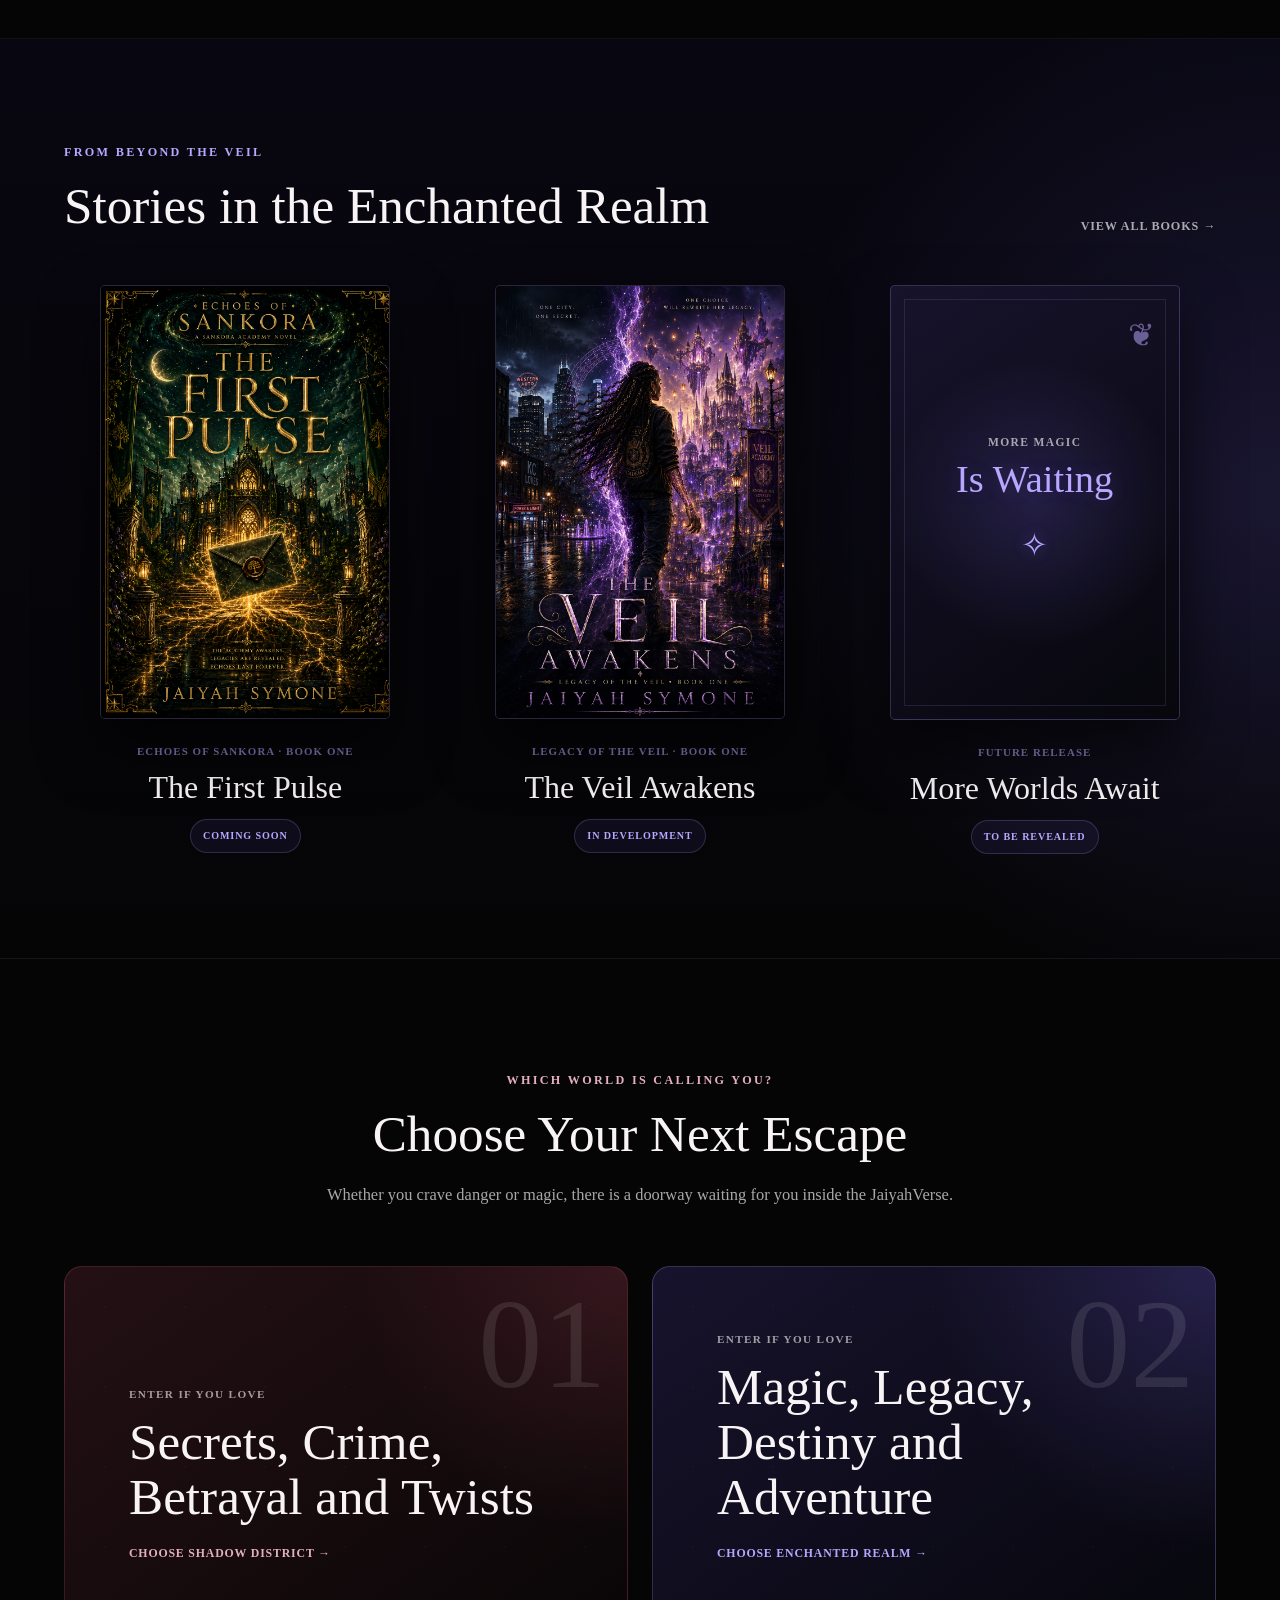
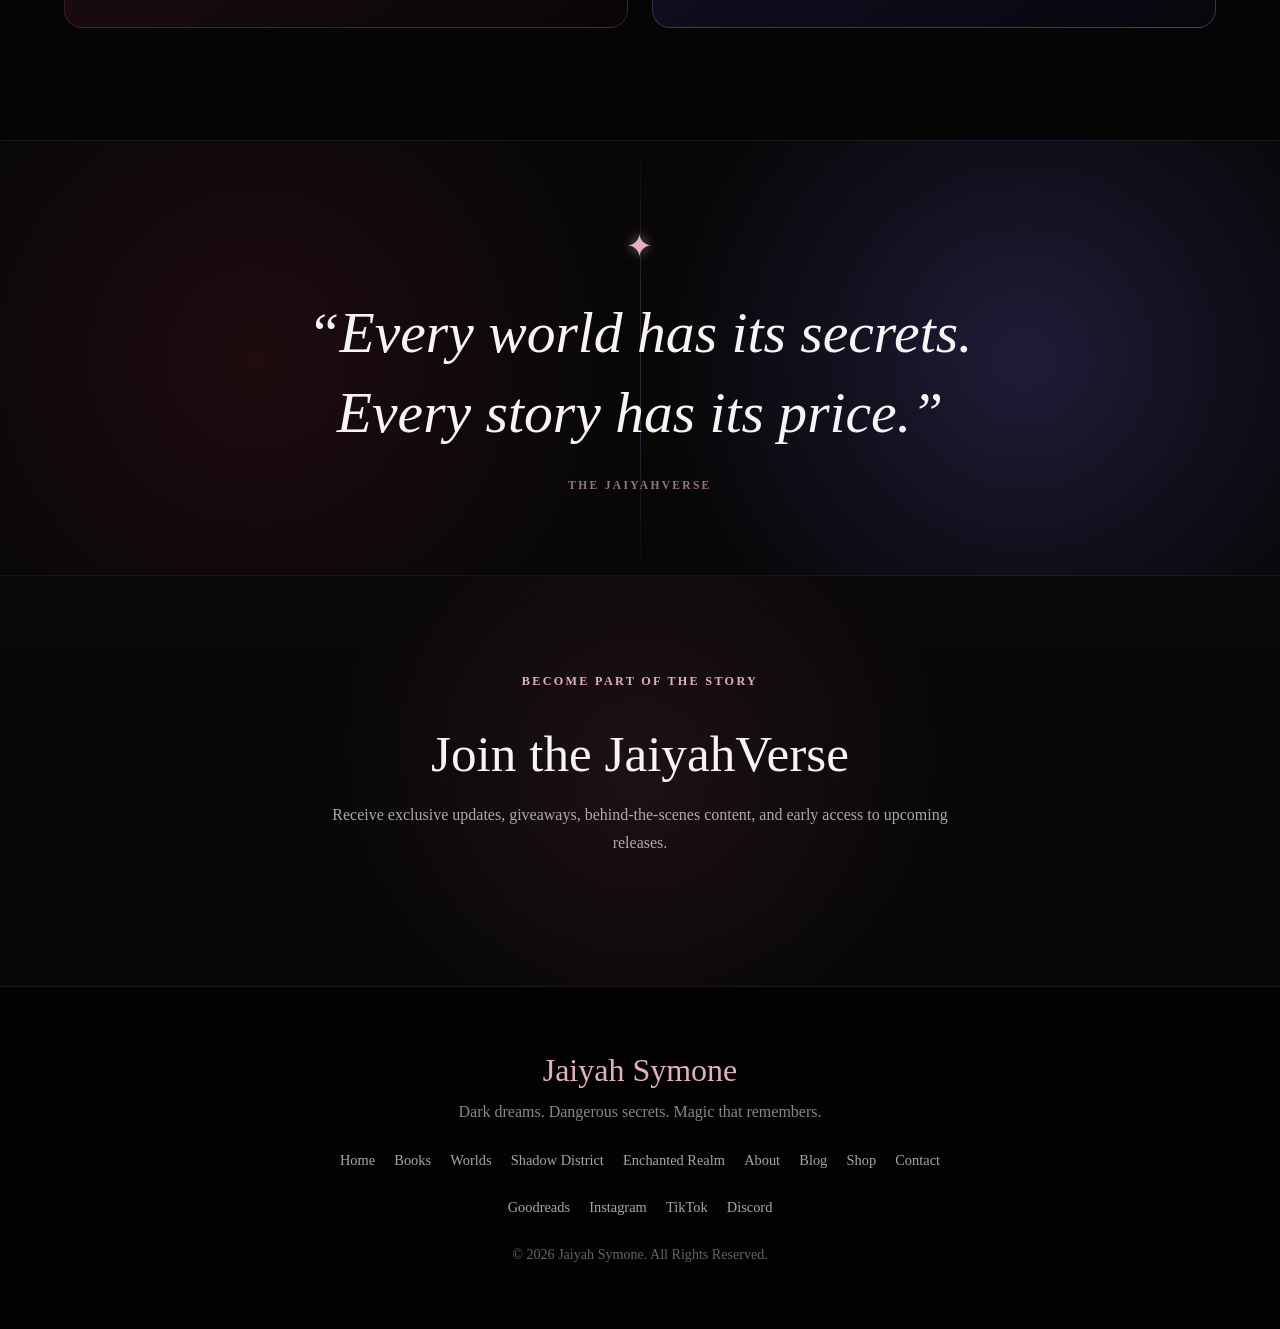
<file: worlds.html>
<!DOCTYPE html>
<html lang="en">

<head>

    <meta charset="UTF-8">

    <meta
        name="viewport"
        content="width=device-width, initial-scale=1.0"
    >

    <meta
        name="description"
        content="Explore the worlds of Jaiyah Symone. Enter Shadow District for dark thrillers and dangerous secrets, or discover the Enchanted Realm for magic, legacy, and destiny."
    >

    <title>
        Worlds | Jaiyah Symone
    </title>

    <!-- Global CSS -->
    <link rel="stylesheet" href="css/style.css">

    <!-- Worlds Page CSS -->
    <link rel="stylesheet" href="css/worlds.css">

</head>


<body class="worlds-page">


    <!-- ========================= -->
    <!-- HEADER -->
    <!-- ========================= -->

    <header class="site-header">

        <nav class="main-nav">

            <a
                href="index.html"
                class="site-logo"
                aria-label="Jaiyah Symone homepage"
            >

                <span class="logo-main">
                    Jaiyah
                </span>

                <span class="logo-bottom">
                    Symone
                </span>

                <span
                    class="logo-butterfly"
                    aria-hidden="true"
                >
                    🦋
                </span>

            </a>


            <button
                class="mobile-menu-button"
                type="button"
                aria-label="Open navigation menu"
                aria-expanded="false"
                aria-controls="main-navigation-links"
            >

                <span></span>
                <span></span>
                <span></span>

            </button>


            <div
                class="nav-menu"
                id="main-navigation-links"
            >

                <ul class="nav-links">

                    <li>
                        <a href="index.html">
                            Home
                        </a>
                    </li>

                    <li>
                        <a href="books.html">
                            Books
                        </a>
                    </li>

                    <li>
                        <a
                            href="worlds.html"
                            class="active"
                        >
                            Worlds
                        </a>
                    </li>

                    <li>
                        <a href="about.html">
                            About
                        </a>
                    </li>

                    <li>
                        <a href="blog.html">
                            Blog
                        </a>
                    </li>

                    <li>
                        <a href="shop.html">
                            Shop
                        </a>
                    </li>

                    <li>
                        <a href="contact.html">
                            Contact
                        </a>
                    </li>

                </ul>


                <div class="nav-socials">

                    <a
                        href="https://www.tiktok.com/@jaiyahsymone"
                        target="_blank"
                        rel="noopener noreferrer"
                        aria-label="Jaiyah Symone on TikTok"
                    >
                        TT
                    </a>

                    <a
                        href="https://www.instagram.com/jaiyahsymone"
                        target="_blank"
                        rel="noopener noreferrer"
                        aria-label="Jaiyah Symone on Instagram"
                    >
                        IG
                    </a>

                    <a
                        href="https://discord.gg/2CKyCH4xKm"
                        target="_blank"
                        rel="noopener noreferrer"
                        aria-label="Join the JaiyahVerse Discord"
                    >
                        DC
                    </a>

                </div>


                <a
                    href="#newsletter"
                    class="nav-join-button"
                >
                    Join the JaiyahVerse
                </a>

            </div>

        </nav>

    </header>


    <main>


        <!-- ========================= -->
        <!-- WORLDS HERO -->
        <!-- ========================= -->

        <section id="worlds-hero">

            <div class="worlds-hero-glow"></div>

            <div class="worlds-hero-inner">


                <!-- Hero Copy -->

                <div class="worlds-hero-copy">

                    <p class="hero-script">
                        Choose your path
                    </p>

                    <p class="hero-eyebrow">
                        Enter the JaiyahVerse
                    </p>

                    <h1>
                        Two Worlds.<br>
                        Endless Stories.
                    </h1>

                    <p class="worlds-hero-tagline">
                        One is built on secrets.<br>
                        The other remembers magic.
                    </p>

                    <p class="worlds-hero-description">
                        Step into Shadow District for crime, betrayal,
                        dangerous love, and psychological suspense—or
                        cross into the Enchanted Realm for legacy,
                        destiny, hidden academies, and forgotten power.
                    </p>

                    <div class="worlds-hero-buttons">

                        <a
                            href="#shadow-district"
                            class="shadow-button"
                        >
                            Enter the Shadows
                        </a>

                        <a
                            href="#enchanted-realm"
                            class="enchanted-button"
                        >
                            Enter the Magic
                        </a>

                    </div>

                </div>


                <!-- Split Hero Art -->

                <div class="worlds-hero-art">

                    <a
                        href="shadow-district.html"
                        class="hero-world-panel shadow-hero-panel"
                    >

                        <img
                            src="assets/Icons/ShadownDistrict.png"
                            alt="Shadow District, the thriller world of the JaiyahVerse"
                        >

                        <div class="hero-panel-overlay">

                            <p>
                                Thrillers and Dark Fiction
                            </p>

                            <h2>
                                Shadow District
                            </h2>

                        </div>

                    </a>


                    <a
                        href="enchanted-realm.html"
                        class="hero-world-panel enchanted-hero-panel"
                    >

                        <img
                            src="assets/Icons/EnchantedRealmDistrict.png"
                            alt="Enchanted Realm, the fantasy world of the JaiyahVerse"
                        >

                        <div class="hero-panel-overlay">

                            <p>
                                Fantasy and Magic
                            </p>

                            <h2>
                                Enchanted Realm
                            </h2>

                        </div>

                    </a>

                </div>

            </div>

        </section>


        <!-- ========================= -->
        <!-- PAGE INTRODUCTION -->
        <!-- ========================= -->

        <section id="worlds-introduction">

            <div
                class="worlds-ornament"
                aria-hidden="true"
            >

                <span class="ornament-line"></span>

                <span class="ornament-center">
                    ♕
                </span>

                <span class="ornament-line"></span>

            </div>

            <p class="section-label">
                The Worlds of Jaiyah Symone
            </p>

            <h2>
                Every Story Begins With a Choice
            </h2>

            <p>
                Will you follow the secrets hiding in the darkness,
                or answer the call of a magic that refuses to be forgotten?
            </p>

        </section>


        <!-- ========================= -->
        <!-- SHADOW DISTRICT -->
        <!-- ========================= -->

        <section
            id="shadow-district"
            class="world-feature shadow-feature"
        >

            <div class="world-feature-art">

                <img
                    src="assets/Icons/ShadownDistrict.png"
                    alt="Shadow District city artwork"
                >

                <div class="world-art-overlay"></div>

                <span
                    class="world-number"
                    aria-hidden="true"
                >
                    01
                </span>

            </div>


            <div class="world-feature-content">

                <p class="world-type shadow-type">
                    World One · Thrillers and Dark Fiction
                </p>

                <h2>
                    Shadow District
                </h2>

                <p class="world-quote-line">
                    Nothing stays buried forever.
                </p>

                <div class="world-divider shadow-divider"></div>

                <p>
                    Shadow District is the darker side of the
                    JaiyahVerse. These stories are built on crime,
                    betrayal, dangerous love, buried truths, revenge,
                    obsession, and choices that come with deadly prices.
                </p>

                <p>
                    Here, trust is dangerous, loyalty is tested, and
                    every secret has the power to destroy someone.
                </p>

                <div class="world-tags">

                    <span>
                        Psychological Thrillers
                    </span>

                    <span>
                        Urban Suspense
                    </span>

                    <span>
                        Crime and Mystery
                    </span>

                    <span>
                        Dangerous Love
                    </span>

                    <span>
                        Betrayal
                    </span>

                    <span>
                        Dark Fiction
                    </span>

                </div>

                <div class="world-actions">

                    <a
                        href="shadow-district.html"
                        class="shadow-button"
                    >
                        Explore Shadow District
                    </a>

                    <a
                        href="books.html#black-ivy-circle"
                        class="world-text-link shadow-link"
                    >
                        View Shadow District Books →
                    </a>

                </div>

            </div>

        </section>


        <!-- ========================= -->
        <!-- SHADOW DISTRICT BOOKS -->
        <!-- ========================= -->

        <section class="world-book-preview shadow-book-preview">

            <div class="world-book-heading">

                <div>

                    <p class="section-label">
                        From the Shadows
                    </p>

                    <h2>
                        Stories in Shadow District
                    </h2>

                </div>

                <a href="books.html">
                    View All Books →
                </a>

            </div>


            <div class="world-book-row">


                <!-- Black Ivy Circle -->

                <article class="world-book-card">

                    <a href="books.html#black-ivy-circle">

                        <div class="world-book-cover">

                            <img
                                src="assets/bookcovers/black-ivy-circle.png"
                                alt="Black Ivy Circle by Jaiyah Symone"
                            >

                        </div>

                        <div class="world-book-info">

                            <p>
                                The Ivy Chronicles · Book One
                            </p>

                            <h3>
                                Black Ivy Circle
                            </h3>

                            <span class="available-status">
                                Available Now
                            </span>

                        </div>

                    </a>

                </article>


                <!-- Behind Closed Doors -->

                <article class="world-book-card">

                    <a href="books.html#behind-closed-doors">

                        <div class="world-book-cover">

                            <img
                                src="assets/bookcovers/behind-closed-doors.png"
                                alt="Behind Closed Doors by Jaiyah Symone"
                            >

                        </div>

                        <div class="world-book-info">

                            <p>
                                The Ivy Chronicles · Book Two
                            </p>

                            <h3>
                                Behind Closed Doors
                            </h3>

                            <span>
                                Coming Soon
                            </span>

                        </div>

                    </a>

                </article>


                <!-- Diamond Body Count -->

                <article class="world-book-card">

                    <a href="books.html#diamond-body-count">

                        <div class="world-book-cover">

                            <img
                                src="assets/bookcovers/diamond-body-count.png"
                                alt="The Diamond Body Count by Jaiyah Symone"
                            >

                        </div>

                        <div class="world-book-info">

                            <p>
                                Married to the Streets · Book One
                            </p>

                            <h3>
                                The Diamond Body Count
                            </h3>

                            <span>
                                Coming Soon
                            </span>

                        </div>

                    </a>

                </article>

            </div>

        </section>


        <!-- ========================= -->
        <!-- ENCHANTED REALM -->
        <!-- ========================= -->

        <section
            id="enchanted-realm"
            class="world-feature enchanted-feature"
        >

            <div class="world-feature-content">

                <p class="world-type enchanted-type">
                    World Two · Fantasy and Magic
                </p>

                <h2>
                    Enchanted Realm
                </h2>

                <p class="world-quote-line">
                    Magic remembers what history tries to forget.
                </p>

                <div class="world-divider enchanted-divider"></div>

                <p>
                    The Enchanted Realm is home to ancient legacies,
                    hidden academies, forgotten histories, magical
                    bloodlines, powerful artifacts, and heroes learning
                    what it means to inherit extraordinary power.
                </p>

                <p>
                    Here, magic is more than a gift. It is memory,
                    identity, responsibility, and sometimes a warning.
                </p>

                <div class="world-tags fantasy-tags">

                    <span>
                        Ancestral Magic
                    </span>

                    <span>
                        Hidden Academies
                    </span>

                    <span>
                        Powerful Legacies
                    </span>

                    <span>
                        Forgotten History
                    </span>

                    <span>
                        Magical Artifacts
                    </span>

                    <span>
                        Destiny
                    </span>

                </div>

                <div class="world-actions">

                    <a
                        href="enchanted-realm.html"
                        class="enchanted-button"
                    >
                        Explore Enchanted Realm
                    </a>

                    <a
                        href="books.html#echoes-of-sankora"
                        class="world-text-link enchanted-link"
                    >
                        View Enchanted Realm Books →
                    </a>

                </div>

            </div>


            <div class="world-feature-art">

                <img
                    src="assets/Icons/EnchantedRealmDistrict.png"
                    alt="Enchanted Realm fantasy artwork"
                >

                <div class="world-art-overlay"></div>

                <span
                    class="world-number"
                    aria-hidden="true"
                >
                    02
                </span>

            </div>

        </section>


        <!-- ========================= -->
        <!-- ENCHANTED REALM BOOKS -->
        <!-- ========================= -->

        <section class="world-book-preview enchanted-book-preview">

            <div class="world-book-heading">

                <div>

                    <p class="section-label fantasy-section-label">
                        From Beyond the Veil
                    </p>

                    <h2>
                        Stories in the Enchanted Realm
                    </h2>

                </div>

                <a href="books.html">
                    View All Books →
                </a>

            </div>


            <div class="world-book-row fantasy-book-row">


                <!-- Echoes of Sankora -->

                <article class="world-book-card fantasy-book-card">

                    <a href="books.html#echoes-of-sankora">

                        <div class="world-book-cover">

                            <img
                                src="assets/bookcovers/the-first-pulse.png"
                                alt="The First Pulse by Jaiyah Symone"
                            >

                        </div>

                        <div class="world-book-info">

                            <p>
                                Echoes of Sankora · Book One
                            </p>

                            <h3>
                                The First Pulse
                            </h3>

                            <span>
                                Coming Soon
                            </span>

                        </div>

                    </a>

                </article>


                <!-- The Veil Awakens -->

                <article class="world-book-card fantasy-book-card">

                    <a href="enchanted-realm.html">

                        <div class="world-book-cover">

                            <img
                                src="assets/bookcovers/the-veil-awakens.png"
                                alt="The Veil Awakens"
                            >

                        </div>

                        <div class="world-book-info">

                            <p>
                                Legacy of the Veil · Book One
                            </p>

                            <h3>
                                The Veil Awakens
                            </h3>

                            <span>
                                In Development
                            </span>

                        </div>

                    </a>

                </article>


                <!-- Future Fantasy -->

                <article class="world-book-card fantasy-book-card">

                    <a href="enchanted-realm.html">

                        <div class="future-world-cover">

                            <span
                                class="future-magic-symbol"
                                aria-hidden="true"
                            >
                                ❦
                            </span>

                            <p>
                                More Magic
                            </p>

                            <h3>
                                Is Waiting
                            </h3>

                            <span
                                class="future-moon"
                                aria-hidden="true"
                            >
                                ✧
                            </span>

                        </div>

                        <div class="world-book-info">

                            <p>
                                Future Release
                            </p>

                            <h3>
                                More Worlds Await
                            </h3>

                            <span>
                                To Be Revealed
                            </span>

                        </div>

                    </a>

                </article>

            </div>

        </section>


        <!-- ========================= -->
        <!-- WORLD COMPARISON -->
        <!-- ========================= -->

        <section id="choose-your-world">

            <div class="choose-heading">

                <p class="section-label">
                    Which World Is Calling You?
                </p>

                <h2>
                    Choose Your Next Escape
                </h2>

                <p>
                    Whether you crave danger or magic, there is a
                    doorway waiting for you inside the JaiyahVerse.
                </p>

            </div>


            <div class="choice-grid">


                <!-- Shadow Choice -->

                <a
                    href="shadow-district.html"
                    class="choice-card shadow-choice"
                >

                    <span class="choice-number">
                        01
                    </span>

                    <p>
                        Enter if you love
                    </p>

                    <h3>
                        Secrets, Crime, Betrayal and Twists
                    </h3>

                    <span class="choice-link">
                        Choose Shadow District →
                    </span>

                </a>


                <!-- Enchanted Choice -->

                <a
                    href="enchanted-realm.html"
                    class="choice-card enchanted-choice"
                >

                    <span class="choice-number">
                        02
                    </span>

                    <p>
                        Enter if you love
                    </p>

                    <h3>
                        Magic, Legacy, Destiny and Adventure
                    </h3>

                    <span class="choice-link">
                        Choose Enchanted Realm →
                    </span>

                </a>

            </div>

        </section>


        <!-- ========================= -->
        <!-- QUOTE -->
        <!-- ========================= -->

        <section id="world-quote">

            <div class="quote-content">

                <span
                    class="quote-symbol"
                    aria-hidden="true"
                >
                    ✦
                </span>

                <blockquote>
                    “Every world has its secrets.<br>
                    Every story has its price.”
                </blockquote>

                <p>
                    The JaiyahVerse
                </p>

            </div>

        </section>


        <!-- ========================= -->
        <!-- NEWSLETTER -->
        <!-- ========================= -->

        <section id="newsletter">

            <div class="newsletter-content">

                <p class="section-label">
                    Become Part of the Story
                </p>

                <h2>
                    Join the JaiyahVerse
                </h2>

                <p>
                    Receive exclusive updates, giveaways,
                    behind-the-scenes content, and early access
                    to upcoming releases.
                </p>

<div class="newsletter-form beehiiv-form-wrapper">

    <script
        async
        src="https://subscribe-forms.beehiiv.com/v3/loader.js"
        data-beehiiv-form="478f8d6d-6cb1-4b4e-bfa7-b35e26f02864">
    </script>

</div>
            </div>

        </section>


    </main>


    <!-- ========================= -->
    <!-- FOOTER -->
    <!-- ========================= -->

    <footer>

        <h3>
            Jaiyah Symone
        </h3>

        <p>
            Dark dreams. Dangerous secrets. Magic that remembers.
        </p>

        <nav>

            <a href="index.html">
                Home
            </a>

            <a href="books.html">
                Books
            </a>

            <a href="worlds.html">
                Worlds
            </a>

            <a href="shadow-district.html">
                Shadow District
            </a>

            <a href="enchanted-realm.html">
                Enchanted Realm
            </a>

            <a href="about.html">
                About
            </a>

            <a href="blog.html">
                Blog
            </a>

            <a href="shop.html">
                Shop
            </a>

            <a href="contact.html">
                Contact
            </a>

        </nav>


        <div class="footer-socials">

           <a
                href="https://www.goodreads.com/author/show/54636770.Jaiyah_Symone"
                target="_blank"
                rel="noopener noreferrer"
            >
                Goodreads
            </a>            

            <a
                href="https://www.instagram.com/jaiyahsymone"
                target="_blank"
                rel="noopener noreferrer"
            >
                Instagram
            </a>

            <a
                href="https://www.tiktok.com/@jaiyahsymone"
                target="_blank"
                rel="noopener noreferrer"
            >
                TikTok
            </a>

            <a
                href="https://discord.gg/2CKyCH4xKm"
                target="_blank"
                rel="noopener noreferrer"
            >
                Discord
            </a>

        </div>

        <p class="copyright">
            © 2026 Jaiyah Symone. All Rights Reserved.
        </p>

    </footer>


    <!-- JavaScript -->

    <script src="js/main.js"></script>

</body>

</html>
</file>
<file: css/style.css>
/* =========================================
   JAIYAH SYMONE AUTHOR WEBSITE
   GLOBAL STYLES
========================================= */


/* =========================================
   COLOR VARIABLES
========================================= */

:root {
    --black: #0d0d0d;
    --charcoal: #1c1c1e;
    --graphite: #2b2b31;

    --white: #f8f8f7;
    --light-gray: #d9d9d9;
    --muted-gray: #9e9e9e;

    --rose: #c88d9e;
    --light-rose: #d7a9b6;
    --blush: #ebd6dc;
    --deep-rose: #a96d81;
    --rose-shadow: #7f5666;

    --gold: #d6b36f;
    --silver: #c7c9cc;

    --purple: #7e6bf5;
    --deep-purple: #5d4ae2;

    --burgundy: #7b1e2b;
    --wine: #5a1b2a;

    --glass-background: rgba(255, 255, 255, 0.06);
    --glass-border: rgba(255, 255, 255, 0.14);
}


/* =========================================
   BASIC RESET
========================================= */

* {
    margin: 0;
    padding: 0;
    box-sizing: border-box;
}

html {
    scroll-behavior: smooth;
}

body {
    min-height: 100vh;
    background-color: var(--black);
    color: var(--white);
    font-family: Georgia, "Times New Roman", serif;
    line-height: 1.6;
    overflow-x: hidden;
}

img {
    display: block;
    max-width: 100%;
}

a {
    color: inherit;
    text-decoration: none;
}

ul {
    list-style: none;
}

button,
input,
textarea,
select {
    font: inherit;
}

button,
a {
    transition:
        color 0.3s ease,
        background-color 0.3s ease,
        border-color 0.3s ease,
        transform 0.3s ease,
        opacity 0.3s ease;
}


/* =========================================
   HEADINGS AND TEXT
========================================= */

h1,
h2,
h3,
h4 {
    line-height: 1.2;
}

h1 {
    font-size: clamp(2.8rem, 7vw, 6rem);
    letter-spacing: 0.08em;
}

h2 {
    font-size: clamp(2rem, 4vw, 3.5rem);
    margin-bottom: 1.5rem;
}

h3 {
    font-size: clamp(1.4rem, 3vw, 2rem);
}

p {
    color: var(--light-gray);
}

section {
    padding: 6rem 8%;
}


/* =========================================
   HEADER AND NAVIGATION
========================================= */

header {
    position: sticky;
    top: 0;
    z-index: 1000;
    width: 100%;
    background: rgba(13, 13, 13, 0.9);
    border-bottom: 1px solid var(--glass-border);
    backdrop-filter: blur(18px);
    -webkit-backdrop-filter: blur(18px);
}

header nav {
    width: min(1200px, 92%);
    min-height: 80px;
    margin: 0 auto;

    display: flex;
    align-items: center;
    justify-content: space-between;
    gap: 2rem;
}

.logo a {
    color: var(--blush);
    font-size: 1.6rem;
    font-weight: bold;
    letter-spacing: 0.08em;
}

header nav ul {
    display: flex;
    align-items: center;
    gap: 1.8rem;
}

header nav ul a {
    position: relative;
    color: var(--light-gray);
    font-size: 0.92rem;
    letter-spacing: 0.08em;
    text-transform: uppercase;
}

header nav ul a:hover,
header nav ul a.active {
    color: var(--light-rose);
}

header nav ul a::after {
    content: "";
    position: absolute;
    left: 0;
    bottom: -8px;

    width: 0;
    height: 1px;

    background-color: var(--rose);
    transition: width 0.3s ease;
}

header nav ul a:hover::after,
header nav ul a.active::after {
    width: 100%;
}


/* =========================================
   BUTTONS
========================================= */

.btn,
.primary-btn,
.secondary-btn,
.world-card a,
#newsletter button {
    display: inline-flex;
    align-items: center;
    justify-content: center;

    min-height: 48px;
    padding: 0.8rem 1.5rem;

    border: 1px solid transparent;
    border-radius: 999px;

    font-size: 0.9rem;
    font-weight: bold;
    letter-spacing: 0.08em;
    text-transform: uppercase;

    cursor: pointer;
}

.btn,
.primary-btn,
#newsletter button {
    background-color: var(--rose);
    color: var(--black);
}

.btn:hover,
.primary-btn:hover,
#newsletter button:hover {
    background-color: var(--light-rose);
    transform: translateY(-2px);
}

.secondary-btn,
.world-card a {
    background-color: transparent;
    color: var(--white);
    border-color: var(--rose);
}

.secondary-btn:hover,
.world-card a:hover {
    background-color: var(--rose);
    color: var(--black);
    transform: translateY(-2px);
}


/* =========================================
   GLASS CARD STYLE
========================================= */

.world-card,
.book-card,
.explore-grid a {
    background: var(--glass-background);
    border: 1px solid var(--glass-border);
    border-radius: 24px;

    backdrop-filter: blur(14px);
    -webkit-backdrop-filter: blur(14px);
}


/* =========================================
   WORLD CARDS
========================================= */

.world-container {
    display: grid;
    grid-template-columns: repeat(2, minmax(0, 1fr));
    gap: 2rem;
}

.world-card {
    min-height: 300px;
    padding: 2.5rem;

    display: flex;
    flex-direction: column;
    align-items: flex-start;
    justify-content: flex-end;

    position: relative;
    overflow: hidden;
}

.world-card::before {
    content: "";
    position: absolute;
    inset: 0;

    background:
        radial-gradient(
            circle at top right,
            rgba(200, 141, 158, 0.2),
            transparent 45%
        );

    pointer-events: none;
}

.world-card:nth-child(2)::before {
    background:
        radial-gradient(
            circle at top right,
            rgba(126, 107, 245, 0.22),
            transparent 45%
        );
}

.world-card h3,
.world-card p,
.world-card a {
    position: relative;
    z-index: 1;
}

.world-card h3 {
    margin-bottom: 0.8rem;
}

.world-card p {
    max-width: 390px;
    margin-bottom: 1.5rem;
}


/* =========================================
   BOOK CARDS
========================================= */

.book-grid {
    display: grid;
    grid-template-columns: repeat(4, minmax(0, 1fr));
    gap: 1.5rem;
    margin-bottom: 2rem;
}

.book-card {
    min-height: 260px;
    padding: 1.5rem;

    display: flex;
    flex-direction: column;
    justify-content: flex-end;

    position: relative;
    overflow: hidden;
}

.book-card::before {
    content: "";
    position: absolute;
    inset: 0;

    background:
        linear-gradient(
            160deg,
            rgba(200, 141, 158, 0.12),
            rgba(93, 74, 226, 0.12),
            transparent
        );
}

.book-card h3,
.book-card p {
    position: relative;
    z-index: 1;
}

.book-card:hover {
    border-color: rgba(200, 141, 158, 0.55);
    transform: translateY(-6px);
}

.book-card p {
    margin-top: 0.5rem;
    color: var(--light-rose);
}


/* =========================================
   EXPLORE SECTION
========================================= */

.explore-grid {
    display: grid;
    grid-template-columns: repeat(3, minmax(0, 1fr));
    gap: 1.5rem;
}

.explore-grid a {
    min-height: 150px;
    padding: 2rem;

    display: flex;
    align-items: flex-end;

    color: var(--white);
    font-size: 1.25rem;
}

.explore-grid a:hover {
    color: var(--blush);
    border-color: rgba(200, 141, 158, 0.55);
    transform: translateY(-5px);
}


/* =========================================
   NEWSLETTER
========================================= */

#newsletter {
    text-align: center;
    background:
        radial-gradient(
            circle at center,
            rgba(200, 141, 158, 0.14),
            transparent 55%
        );
}

#newsletter p {
    width: min(650px, 100%);
    margin: 0 auto 2rem;
}

#newsletter form {
    width: min(620px, 100%);
    margin: 0 auto;

    display: flex;
    gap: 0.8rem;
}

#newsletter input {
    flex: 1;
    min-height: 52px;
    padding: 0 1.2rem;

    color: var(--white);
    background-color: rgba(255, 255, 255, 0.05);

    border: 1px solid var(--glass-border);
    border-radius: 999px;
    outline: none;
}

#newsletter input::placeholder {
    color: var(--muted-gray);
}

#newsletter input:focus {
    border-color: var(--rose);
}


/* =========================================
   FOOTER
========================================= */

footer {
    padding: 4rem 8% 2rem;

    text-align: center;
    background-color: #090909;
    border-top: 1px solid var(--glass-border);
}

footer h3 {
    color: var(--blush);
    margin-bottom: 0.5rem;
}

footer > p:first-of-type {
    margin-bottom: 1.5rem;
}

footer nav {
    display: flex;
    justify-content: center;
    flex-wrap: wrap;
    gap: 1.5rem;

    margin-bottom: 2rem;
}

footer nav a {
    color: var(--light-gray);
}

footer nav a:hover {
    color: var(--rose);
}

footer > p:last-child {
    color: var(--muted-gray);
    font-size: 0.88rem;
}


/* =========================================
   ACCESSIBILITY
========================================= */

a:focus-visible,
button:focus-visible,
input:focus-visible {
    outline: 2px solid var(--light-rose);
    outline-offset: 4px;
}


/* =========================================
   TABLET RESPONSIVE
========================================= */

@media screen and (max-width: 1000px) {
    header nav {
        flex-wrap: wrap;
        justify-content: center;
        padding: 1rem 0;
    }

    header nav ul {
        order: 3;
        width: 100%;
        justify-content: center;
        flex-wrap: wrap;
    }

    .book-grid {
        grid-template-columns: repeat(2, minmax(0, 1fr));
    }

    .explore-grid {
        grid-template-columns: repeat(2, minmax(0, 1fr));
    }
}


/* =========================================
   MOBILE RESPONSIVE
========================================= */

@media screen and (max-width: 700px) {
    section {
        padding: 4rem 6%;
    }

    header nav {
        min-height: auto;
    }

    header nav ul {
        gap: 1rem;
    }

    header nav ul a {
        font-size: 0.78rem;
    }

    header nav > .btn {
        display: none;
    }

    .world-container,
    .book-grid,
    .explore-grid {
        grid-template-columns: 1fr;
    }

    .world-card {
        min-height: 260px;
    }

    #newsletter form {
        flex-direction: column;
    }

    #newsletter button {
        width: 100%;
    }
}

.world-showcase{
    position:relative;

    margin:5rem auto;

    border-radius:32px;

    overflow:hidden;

    box-shadow:0 30px 70px rgba(0,0,0,.45);
}

.world-banner{
    width:100%;
    display:block;
}

.world-overlay{

    position:absolute;
    inset:0;

    display:flex;
    flex-direction:column;
    justify-content:center;

    padding-left:7%;

    background:linear-gradient(
        90deg,
        rgba(0,0,0,.72),
        rgba(0,0,0,.30),
        transparent
    );

    max-width:650px;
}

.world-overlay h2{
    margin:1rem 0;
}
</file>
<file: css/home.css>
/* =========================================
   HOMEPAGE
========================================= */

:root {
    --home-black: #050505;
    --home-soft-black: #090708;
    --home-charcoal: #121012;

    --home-white: #f8f3f4;
    --home-muted: rgba(248, 243, 244, 0.68);

    --home-rose: #c88d9e;
    --home-light-rose: #e4b0bf;
    --home-deep-rose: #8b465d;

    --home-purple: #7557ad;
    --home-gold: #d6b36f;
}


/* =========================================
   BODY
========================================= */

body.home-page {
    margin: 0;

    overflow-x: hidden;

    color: var(--home-white);

    background:
        radial-gradient(
            circle at 50% 15%,
            rgba(117, 87, 173, 0.08),
            transparent 26%
        ),
        #050505;
}

body.home-page * {
    box-sizing: border-box;
}

body.home-page img {
    max-width: 100%;
}


/* =========================================
   HEADER
========================================= */

.site-header {
    position: relative;
    z-index: 1000;

    width: 100%;

    background: rgba(3, 3, 3, 0.97);

    border-bottom: 1px solid rgba(200, 141, 158, 0.2);
}

.main-nav {
    width: min(1450px, 94%);
    min-height: 96px;

    margin: 0 auto;

    display: flex;
    align-items: center;
    justify-content: space-between;

    gap: 2rem;
}

.site-logo {
    position: relative;

    min-width: 190px;

    display: inline-flex;
    flex-direction: column;

    color: var(--home-light-rose);
    text-decoration: none;

    font-family: Georgia, "Times New Roman", serif;
}

.logo-main {
    font-size: 2.15rem;
    line-height: 0.9;
}

.logo-bottom {
    margin-left: 3.4rem;

    color: var(--home-white);

    font-size: 0.85rem;
    letter-spacing: 0.12em;
    text-transform: uppercase;
}

.logo-butterfly {
    position: absolute;
    top: 0.1rem;
    right: 0;

    font-size: 1.5rem;

    filter: grayscale(0.2);
}

.nav-menu {
    flex: 1;

    display: flex;
    align-items: center;
    justify-content: flex-end;

    gap: 2rem;
}

.nav-links {
    margin: 0;
    padding: 0;

    display: flex;
    align-items: center;

    gap: 2rem;

    list-style: none;
}

.nav-links a {
    position: relative;

    padding: 0.5rem 0;

    color: rgba(248, 243, 244, 0.82);
    text-decoration: none;

    font-size: 0.87rem;
    font-weight: 600;

    letter-spacing: 0.05em;
    text-transform: uppercase;

    transition:
        color 0.3s ease,
        text-shadow 0.3s ease;
}

.nav-links a::after {
    content: "";

    position: absolute;
    left: 0;
    bottom: 0;

    width: 100%;
    height: 1px;

    background: var(--home-rose);

    transform: scaleX(0);
    transform-origin: right;

    transition: transform 0.3s ease;
}

.nav-links a:hover,
.nav-links a.active {
    color: var(--home-light-rose);

    text-shadow: 0 0 18px rgba(200, 141, 158, 0.3);
}

.nav-links a:hover::after,
.nav-links a.active::after {
    transform: scaleX(1);
    transform-origin: left;
}

.nav-socials {
    display: flex;
    align-items: center;

    gap: 0.65rem;
}

.nav-socials a {
    width: 32px;
    height: 32px;

    display: inline-flex;
    align-items: center;
    justify-content: center;

    color: var(--home-white);
    text-decoration: none;

    background: rgba(255, 255, 255, 0.035);

    border: 1px solid rgba(255, 255, 255, 0.08);
    border-radius: 50%;

    font-size: 0.65rem;
    font-weight: 700;

    transition:
        color 0.3s ease,
        border-color 0.3s ease,
        transform 0.3s ease;
}

.nav-socials a:hover {
    transform: translateY(-2px);

    color: var(--home-light-rose);

    border-color: rgba(200, 141, 158, 0.5);
}

.nav-join-button {
    min-height: 50px;

    padding: 0.8rem 1.5rem;

    display: inline-flex;
    align-items: center;
    justify-content: center;

    color: var(--home-white);
    text-decoration: none;

    background:
        linear-gradient(
            135deg,
            #a25e73,
            #784052
        );

    border: 1px solid rgba(228, 176, 191, 0.48);
    border-radius: 3px;

    font-size: 0.76rem;
    font-weight: 700;

    letter-spacing: 0.08em;
    text-transform: uppercase;

    box-shadow:
        inset 0 1px 0 rgba(255, 255, 255, 0.15),
        0 10px 24px rgba(0, 0, 0, 0.28);

    transition:
        transform 0.3s ease,
        box-shadow 0.3s ease;
}

.nav-join-button:hover {
    transform: translateY(-2px);

    box-shadow:
        inset 0 1px 0 rgba(255, 255, 255, 0.15),
        0 14px 34px rgba(139, 70, 93, 0.34);
}

.mobile-menu-button {
    display: none;

    width: 42px;
    height: 42px;

    padding: 8px;

    background: transparent;

    border: 1px solid rgba(200, 141, 158, 0.28);
    border-radius: 4px;

    cursor: pointer;
}

.mobile-menu-button span {
    display: block;

    width: 100%;
    height: 2px;

    margin: 5px 0;

    background: var(--home-white);

    transition:
        transform 0.3s ease,
        opacity 0.3s ease;
}


/* =========================================
   HERO
========================================= */

#home-hero {
    position: relative;

    width: 100%;
    min-height: 580px;

    overflow: hidden;

    background:
        radial-gradient(
            circle at 76% 47%,
            rgba(170, 78, 120, 0.22),
            transparent 25%
        ),
        radial-gradient(
            circle at 30% 35%,
            rgba(95, 38, 69, 0.11),
            transparent 34%
        ),
        linear-gradient(
            90deg,
            #030303 0%,
            #070506 48%,
            #10090d 100%
        );

    border-bottom: 1px solid rgba(200, 141, 158, 0.2);
}

#home-hero::before {
    content: "";

    position: absolute;
    inset: 0;

    pointer-events: none;

    background-image:
        radial-gradient(
            circle,
            rgba(228, 176, 191, 0.58) 1px,
            transparent 1.7px
        );

    background-size: 110px 110px;

    opacity: 0.11;
}

#home-hero::after {
    content: "";

    position: absolute;
    right: -8%;
    bottom: -40%;

    width: 620px;
    height: 620px;

    pointer-events: none;

    background:
        radial-gradient(
            circle,
            rgba(200, 141, 158, 0.2),
            rgba(100, 35, 67, 0.07) 45%,
            transparent 68%
        );

    filter: blur(12px);
}

.hero-background-glow {
    position: absolute;
    right: 2%;
    top: 13%;

    width: 38%;
    height: 70%;

    pointer-events: none;

    background:
        radial-gradient(
            ellipse at center,
            rgba(196, 100, 144, 0.14),
            transparent 67%
        );

    filter: blur(20px);
}

.hero-inner {
    position: relative;
    z-index: 2;

    width: min(1420px, 91%);
    min-height: 580px;

    margin: 0 auto;

    display: grid;
    grid-template-columns: 0.93fr 1.07fr;
    align-items: center;

    gap: 1rem;
}

.hero-copy {
    position: relative;
    z-index: 5;

    padding: 3.5rem 0;
}

.hero-script {
    width: max-content;

    margin: 0 0 -0.3rem;

    color: var(--home-light-rose);

    font-family:
        "Brush Script MT",
        "Segoe Script",
        cursive;

    font-size: clamp(2.6rem, 5vw, 4.7rem);
    line-height: 1;

    transform: rotate(-5deg);

    text-shadow:
        0 0 10px rgba(228, 176, 191, 0.56),
        0 0 28px rgba(200, 141, 158, 0.28);
}

.hero-title-group {
    position: relative;

    display: inline-block;

    margin-bottom: 1.5rem;
}

.hero-small-title {
    display: block;

    margin-left: 3rem;
    margin-bottom: -0.65rem;

    color: var(--home-white);

    font-family: Georgia, "Times New Roman", serif;
    font-size: clamp(2.1rem, 4vw, 3.35rem);
    line-height: 1;

    text-transform: uppercase;
}

.hero-title-group h1 {
    margin: 0;

    color: var(--home-light-rose);

    font-family: Georgia, "Times New Roman", serif;
    font-size: clamp(4rem, 7.1vw, 7.2rem);
    font-weight: 400;
    line-height: 0.88;

    letter-spacing: -0.05em;
    text-transform: uppercase;

    text-shadow:
        0 2px 0 rgba(255, 255, 255, 0.22),
        0 8px 28px rgba(0, 0, 0, 0.92),
        0 0 24px rgba(200, 141, 158, 0.15);
}

.hero-crown {
    position: absolute;
    top: -1rem;
    right: 2.5rem;

    color: var(--home-rose);

    font-size: clamp(2rem, 4vw, 3.5rem);

    transform: rotate(-8deg);

    text-shadow: 0 0 16px rgba(200, 141, 158, 0.44);
}

.hero-tagline {
    margin: 0 0 1.15rem;

    color: rgba(248, 243, 244, 0.84);

    font-size: clamp(0.95rem, 1.5vw, 1.14rem);
    font-weight: 600;
    line-height: 1.65;

    letter-spacing: 0.12em;
    text-transform: uppercase;
}

.hero-description {
    max-width: 540px;

    margin: 0 0 2rem;

    color: var(--home-muted);

    font-size: 1.03rem;
    line-height: 1.8;
}

.hero-buttons {
    display: flex;
    flex-wrap: wrap;

    gap: 1rem;
}

.hero-primary-button,
.hero-secondary-button,
.section-button {
    min-height: 53px;

    padding: 0.9rem 1.65rem;

    display: inline-flex;
    align-items: center;
    justify-content: center;

    gap: 0.55rem;

    color: var(--home-white);
    text-decoration: none;

    border-radius: 3px;

    font-size: 0.84rem;
    font-weight: 700;

    letter-spacing: 0.07em;
    text-transform: uppercase;

    transition:
        transform 0.3s ease,
        box-shadow 0.3s ease,
        background 0.3s ease,
        border-color 0.3s ease;
}

.hero-primary-button,
.section-button {
    background:
        linear-gradient(
            135deg,
            #a65e75,
            #7a3f54
        );

    border: 1px solid rgba(228, 176, 191, 0.52);

    box-shadow:
        0 12px 30px rgba(115, 48, 70, 0.3),
        inset 0 1px 0 rgba(255, 255, 255, 0.14);
}

.hero-secondary-button {
    background: rgba(0, 0, 0, 0.3);

    border: 1px solid rgba(200, 141, 158, 0.55);
}

.hero-primary-button:hover,
.hero-secondary-button:hover,
.section-button:hover {
    transform: translateY(-3px);

    box-shadow:
        0 16px 38px rgba(0, 0, 0, 0.42),
        0 0 25px rgba(200, 141, 158, 0.15);
}

.hero-art {
    position: relative;

    align-self: stretch;

    min-height: 580px;

    display: flex;
    align-items: flex-end;
    justify-content: center;
}

.hero-art::before {
    content: "";

    position: absolute;
    right: 5%;
    top: 15%;

    width: 52%;
    height: 70%;

    background:
        radial-gradient(
            ellipse at center,
            rgba(205, 111, 151, 0.24),
            rgba(111, 44, 76, 0.06) 50%,
            transparent 72%
        );

    filter: blur(18px);
}

.hero-art img {
    position: relative;
    z-index: 2;

    display: block;

    width: 100%;
    height: 100%;
    max-height: 580px;

    object-fit: contain;
    object-position: center bottom;

    filter:
        drop-shadow(0 24px 48px rgba(0, 0, 0, 0.88))
        drop-shadow(0 0 32px rgba(200, 141, 158, 0.12));
}

.hero-butterfly {
    position: absolute;
    z-index: 4;

    color: var(--home-light-rose);

    filter:
        drop-shadow(0 0 8px rgba(228, 176, 191, 0.58))
        drop-shadow(0 0 22px rgba(200, 141, 158, 0.25));

    animation: butterflyFloat 5s ease-in-out infinite;
}

.butterfly-one {
    left: 10%;
    top: 65%;

    font-size: 2.2rem;
}

.butterfly-two {
    right: 7%;
    top: 27%;

    font-size: 1.8rem;

    animation-delay: 1.2s;
}

.butterfly-three {
    right: 15%;
    bottom: 16%;

    font-size: 3rem;

    animation-delay: 2.3s;
}

@keyframes butterflyFloat {

    0%,
    100% {
        transform: translateY(0) rotate(-3deg);
    }

    50% {
        transform: translateY(-12px) rotate(4deg);
    }

}


/* =========================================
   INTRODUCTION
========================================= */

#hero-intro {
    position: relative;

    padding: 4.8rem 1.5rem 3.8rem;

    text-align: center;

    background:
        radial-gradient(
            circle at center,
            rgba(137, 68, 93, 0.1),
            transparent 48%
        ),
        linear-gradient(
            180deg,
            #0b090a,
            #070707
        );
}

#hero-intro::before,
#hero-intro::after {
    content: "";

    position: absolute;
    top: 18%;

    width: 190px;
    height: 290px;

    opacity: 0.15;

    background:
        radial-gradient(
            ellipse at bottom,
            rgba(139, 70, 93, 0.65),
            transparent 60%
        );
}

#hero-intro::before {
    left: 2%;
}

#hero-intro::after {
    right: 2%;
}

.intro-ornament {
    width: min(600px, 75%);

    margin: 0 auto 1.5rem;

    display: flex;
    align-items: center;
    justify-content: center;

    gap: 1rem;
}

.ornament-line {
    flex: 1;

    height: 1px;

    background:
        linear-gradient(
            90deg,
            transparent,
            rgba(200, 141, 158, 0.6)
        );
}

.ornament-line:last-child {
    background:
        linear-gradient(
            90deg,
            rgba(200, 141, 158, 0.6),
            transparent
        );
}

.ornament-crown {
    width: 66px;
    height: 66px;

    display: inline-flex;
    align-items: center;
    justify-content: center;

    color: var(--home-light-rose);

    border: 1px solid rgba(200, 141, 158, 0.5);
    border-radius: 50%;

    font-size: 2rem;

    box-shadow:
        0 0 24px rgba(200, 141, 158, 0.08),
        inset 0 0 18px rgba(200, 141, 158, 0.05);
}

#hero-intro h2 {
    margin: 0 0 1.2rem;

    color: var(--home-light-rose);

    font-family: Georgia, "Times New Roman", serif;
    font-size: clamp(1.7rem, 3vw, 2.55rem);
    font-weight: 400;

    letter-spacing: 0.16em;
    text-transform: uppercase;
}

#hero-intro p {
    max-width: 720px;

    margin: 0 auto;

    color: var(--home-muted);

    font-size: 1.08rem;
    line-height: 1.75;
}

.intro-star {
    display: block;

    margin-top: 1.8rem;

    color: var(--home-light-rose);

    font-size: 1.3rem;

    text-shadow:
        0 0 8px rgba(228, 176, 191, 0.7),
        0 0 22px rgba(200, 141, 158, 0.3);
}


/* =========================================
   WORLD PORTALS
========================================= */

#world-portals {
    padding: 1.3rem 1.5rem 2.2rem;

    background:
        linear-gradient(
            180deg,
            #070707,
            #090708
        );
}

.portal-grid {
    width: min(1440px, 96%);

    margin: 0 auto;

    display: grid;
    grid-template-columns: repeat(2, minmax(0, 1fr));

    gap: 1rem;
}

.portal-card {
    position: relative;

    min-width: 0;

    display: block;

    overflow: hidden;

    background: #0a090a;

    border: 1px solid rgba(200, 141, 158, 0.28);
    border-radius: 7px;

    box-shadow:
        0 18px 42px rgba(0, 0, 0, 0.45),
        inset 0 0 0 1px rgba(255, 255, 255, 0.025);

    text-decoration: none;

    transition:
        transform 0.4s ease,
        border-color 0.4s ease,
        box-shadow 0.4s ease;
}

.portal-card img {
    display: block;

    width: 100%;
    height: auto;

    transition:
        transform 0.6s ease,
        filter 0.6s ease;
}

.portal-card::after {
    content: "";

    position: absolute;
    inset: 0;

    pointer-events: none;

    background:
        linear-gradient(
            180deg,
            transparent 55%,
            rgba(0, 0, 0, 0.52)
        );

    opacity: 0.3;

    transition: opacity 0.4s ease;
}

.portal-card:hover {
    transform: translateY(-6px);

    border-color: rgba(228, 176, 191, 0.48);

    box-shadow:
        0 26px 58px rgba(0, 0, 0, 0.58),
        0 0 28px rgba(200, 141, 158, 0.08);
}

.portal-card:hover img {
    transform: scale(1.025);

    filter: brightness(1.08);
}

.portal-card:hover::after {
    opacity: 0.65;
}

.portal-overlay {
    position: absolute;
    left: 50%;
    bottom: 1.5rem;
    z-index: 4;

    transform:
        translateX(-50%)
        translateY(14px);

    opacity: 0;

    transition:
        opacity 0.35s ease,
        transform 0.35s ease;
}

.portal-overlay span {
    display: inline-flex;

    padding: 0.78rem 1.25rem;

    color: var(--home-white);

    background: rgba(4, 4, 4, 0.78);

    border: 1px solid rgba(228, 176, 191, 0.55);
    border-radius: 3px;

    font-size: 0.75rem;
    font-weight: 700;

    letter-spacing: 0.08em;
    text-transform: uppercase;

    backdrop-filter: blur(10px);
    -webkit-backdrop-filter: blur(10px);
}

.portal-card:hover .portal-overlay {
    transform:
        translateX(-50%)
        translateY(0);

    opacity: 1;
}


/* =========================================
   FEATURED BOOKS
========================================= */

#featured-books {
    position: relative;

    padding: 3.5rem 0 5.5rem;

    overflow: hidden;

    background:
        radial-gradient(
            circle at center bottom,
            rgba(137, 68, 93, 0.13),
            transparent 40%
        ),
        linear-gradient(
            180deg,
            #090708,
            #050505
        );

    border-top: 1px solid rgba(200, 141, 158, 0.12);
}

.featured-heading {
    width: min(1380px, 88%);

    margin: 0 auto 2.5rem;

    display: grid;
    grid-template-columns: 1fr auto 1fr auto;
    align-items: center;

    gap: 1.2rem;
}

.featured-heading h2 {
    margin: 0;

    color: var(--home-light-rose);

    font-family: Georgia, "Times New Roman", serif;
    font-size: clamp(1.35rem, 2.5vw, 2.1rem);
    font-weight: 400;

    letter-spacing: 0.16em;
    text-align: center;
    text-transform: uppercase;
}

.featured-line {
    height: 1px;

    background:
        linear-gradient(
            90deg,
            transparent,
            rgba(200, 141, 158, 0.55)
        );
}

.featured-line:nth-of-type(2) {
    background:
        linear-gradient(
            90deg,
            rgba(200, 141, 158, 0.55),
            transparent
        );
}

.featured-heading > a {
    color: rgba(248, 243, 244, 0.72);
    text-decoration: none;

    font-size: 0.72rem;
    font-weight: 700;

    letter-spacing: 0.08em;
    text-transform: uppercase;

    white-space: nowrap;

    transition:
        color 0.3s ease,
        transform 0.3s ease;
}

.featured-heading > a:hover {
    color: var(--home-light-rose);

    transform: translateX(3px);
}

.carousel-wrapper {
    position: relative;

    width: min(1460px, 96%);

    margin: 0 auto;

    padding: 0 3.5rem;
}

.book-carousel {
    display: flex;

    gap: 2.2rem;

    overflow-x: auto;
    overflow-y: hidden;

    scroll-behavior: smooth;
    scroll-snap-type: x mandatory;

    padding:
        1.5rem
        0.6rem
        2.3rem;

    scrollbar-width: none;
}

.book-carousel::-webkit-scrollbar {
    display: none;
}

.carousel-book {
    flex: 0 0 clamp(190px, 18vw, 245px);

    scroll-snap-align: center;

    transition:
        transform 0.35s ease,
        filter 0.35s ease;
}

.carousel-book a {
    display: block;

    color: inherit;
    text-decoration: none;
}

.book-image-wrapper,
.future-cover {
    position: relative;

    width: 100%;
    aspect-ratio: 2 / 3;

    overflow: hidden;

    background: #090809;

    border: 1px solid rgba(200, 141, 158, 0.26);
    border-radius: 4px;

    box-shadow:
        0 24px 45px rgba(0, 0, 0, 0.63),
        0 0 18px rgba(200, 141, 158, 0.04);

    transition:
        transform 0.4s ease,
        border-color 0.4s ease,
        box-shadow 0.4s ease;
}

.book-image-wrapper::after,
.future-cover::after {
    content: "";

    position: absolute;
    inset: 0;

    pointer-events: none;

    background:
        linear-gradient(
            115deg,
            rgba(255, 255, 255, 0.12),
            transparent 20%,
            transparent 75%,
            rgba(255, 255, 255, 0.04)
        );

    opacity: 0.25;
}

.book-image-wrapper img {
    display: block;

    width: 100%;
    height: 100%;

    object-fit: cover;

    transition:
        transform 0.5s ease,
        filter 0.5s ease;
}

.carousel-book:hover {
    transform: translateY(-8px);
}

.carousel-book:hover .book-image-wrapper,
.carousel-book:hover .future-cover {
    border-color: rgba(228, 176, 191, 0.52);

    box-shadow:
        0 32px 58px rgba(0, 0, 0, 0.72),
        0 0 30px rgba(200, 141, 158, 0.1);
}

.carousel-book:hover .book-image-wrapper img {
    transform: scale(1.025);

    filter: brightness(1.06);
}

.carousel-book-info {
    padding: 1.15rem 0.2rem 0;

    text-align: center;
}

.carousel-book-info p {
    margin: 0 0 0.45rem;

    color: rgba(228, 176, 191, 0.7);

    font-size: 0.66rem;
    font-weight: 700;

    letter-spacing: 0.11em;
    text-transform: uppercase;
}

.carousel-book-info h3 {
    margin: 0 0 0.55rem;

    color: var(--home-white);

    font-family: Georgia, "Times New Roman", serif;
    font-size: 1.08rem;
    font-weight: 400;
}

.carousel-book-info span {
    color: rgba(248, 243, 244, 0.48);

    font-size: 0.74rem;

    letter-spacing: 0.06em;
    text-transform: uppercase;
}

.carousel-book-info .available-now {
    color: var(--home-light-rose);
}

.future-cover {
    padding: 2rem 1.2rem;

    display: flex;
    flex-direction: column;
    align-items: center;
    justify-content: center;

    color: var(--home-light-rose);
    text-align: center;

    background:
        radial-gradient(
            circle at top right,
            rgba(137, 68, 93, 0.2),
            transparent 34%
        ),
        linear-gradient(
            145deg,
            #171216,
            #070707
        );
}

.future-cover p {
    margin: 0.2rem 0;

    color: rgba(248, 243, 244, 0.72);

    font-family: Georgia, "Times New Roman", serif;
    font-size: 1rem;

    letter-spacing: 0.08em;
    text-transform: uppercase;
}

.future-cover h3 {
    margin: 0.2rem 0;

    font-family: Georgia, "Times New Roman", serif;
    font-size: 2.05rem;
    font-weight: 400;

    letter-spacing: 0.05em;
    text-transform: uppercase;
}

.future-rose {
    position: absolute;
    top: 1.2rem;
    right: 1.2rem;

    color: rgba(200, 141, 158, 0.5);

    font-size: 2.5rem;
}

.future-crown {
    margin-top: 1.5rem;

    color: var(--home-rose);

    font-size: 1.5rem;
}

.carousel-arrow {
    position: absolute;
    top: 42%;
    z-index: 8;

    width: 46px;
    height: 46px;

    display: inline-flex;
    align-items: center;
    justify-content: center;

    color: var(--home-white);

    background: rgba(5, 5, 5, 0.82);

    border: 1px solid rgba(200, 141, 158, 0.5);
    border-radius: 50%;

    font-size: 2rem;
    line-height: 1;

    cursor: pointer;

    backdrop-filter: blur(10px);
    -webkit-backdrop-filter: blur(10px);

    transition:
        color 0.3s ease,
        background 0.3s ease,
        transform 0.3s ease,
        box-shadow 0.3s ease;
}

.carousel-arrow:hover {
    transform: scale(1.08);

    color: var(--home-light-rose);

    background: rgba(139, 70, 93, 0.38);

    box-shadow: 0 0 22px rgba(200, 141, 158, 0.16);
}

.carousel-prev {
    left: 0;
}

.carousel-next {
    right: 0;
}


/* =========================================
   SECTION LABEL
========================================= */

.section-label {
    margin: 0 0 0.8rem;

    color: var(--home-light-rose);

    font-size: 0.76rem;
    font-weight: 700;

    letter-spacing: 0.18em;
    text-transform: uppercase;
}


/* =========================================
   ABOUT PREVIEW
========================================= */

#about-preview {
    padding: 6rem 1.5rem;

    background:
        radial-gradient(
            circle at 50% 50%,
            rgba(117, 87, 173, 0.1),
            transparent 45%
        ),
        linear-gradient(
            145deg,
            #0a090a,
            #050505
        );

    border-top: 1px solid rgba(200, 141, 158, 0.11);
}

.about-preview-content {
    width: min(820px, 92%);

    margin: 0 auto;

    text-align: center;
}

.about-preview-content h2 {
    margin: 0 0 1.3rem;

    color: var(--home-white);

    font-family: Georgia, "Times New Roman", serif;
    font-size: clamp(2rem, 4vw, 3.5rem);
    font-weight: 400;
}

.about-preview-content > p:not(.section-label) {
    margin: 0 auto 2rem;

    color: var(--home-muted);

    font-size: 1.05rem;
    line-height: 1.85;
}


/* =========================================
   DISCORD
========================================= */

#discord-community {
    padding: 2rem 1.5rem 6rem;

    background: #050505;
}

.discord-card {
    width: min(1100px, 92%);

    margin: 0 auto;
    padding: 4.8rem 2.5rem;

    text-align: center;

    background:
        radial-gradient(
            circle at center,
            rgba(117, 87, 173, 0.18),
            transparent 55%
        ),
        linear-gradient(
            135deg,
            rgba(139, 70, 93, 0.16),
            rgba(20, 17, 23, 0.96)
        );

    border: 1px solid rgba(200, 141, 158, 0.18);
    border-radius: 18px;

    box-shadow:
        0 30px 70px rgba(0, 0, 0, 0.4),
        inset 0 1px 0 rgba(255, 255, 255, 0.03);
}

.discord-card h2 {
    margin: 0 0 1rem;

    color: var(--home-white);

    font-family: Georgia, "Times New Roman", serif;
    font-size: clamp(2rem, 4vw, 3.5rem);
    font-weight: 400;
}

.discord-card > p:not(.section-label) {
    max-width: 680px;

    margin: 0 auto 2rem;

    color: var(--home-muted);

    font-size: 1.04rem;
    line-height: 1.8;
}


/* =========================================
   NEWSLETTER
========================================= */

#newsletter {
    padding: 6rem 1.5rem;

    background:
        radial-gradient(
            circle at center,
            rgba(139, 70, 93, 0.15),
            transparent 45%
        ),
        #080708;

    border-top: 1px solid rgba(200, 141, 158, 0.14);
}

.newsletter-content {
    width: min(850px, 92%);

    margin: 0 auto;

    text-align: center;
}

.newsletter-content h2 {
    margin: 0 0 1rem;

    color: var(--home-white);

    font-family: Georgia, "Times New Roman", serif;
    font-size: clamp(2rem, 4vw, 3.5rem);
    font-weight: 400;
}

.newsletter-content > p:not(.section-label) {
    max-width: 650px;

    margin: 0 auto 2rem;

    color: var(--home-muted);

    line-height: 1.8;
}

.newsletter-form {
    max-width: 650px;

    margin: 0 auto;

    display: flex;

    gap: 0.8rem;
}

.newsletter-form input {
    flex: 1;
    min-width: 0;

    min-height: 54px;

    padding: 0 1.2rem;

    color: var(--home-white);

    background: rgba(255, 255, 255, 0.035);

    border: 1px solid rgba(200, 141, 158, 0.25);
    border-radius: 3px;

    outline: none;

    transition:
        border-color 0.3s ease,
        box-shadow 0.3s ease;
}

.newsletter-form input::placeholder {
    color: rgba(248, 243, 244, 0.43);
}

.newsletter-form input:focus {
    border-color: rgba(228, 176, 191, 0.58);

    box-shadow: 0 0 20px rgba(200, 141, 158, 0.08);
}

.newsletter-form button {
    min-height: 54px;

    padding: 0 1.7rem;

    color: var(--home-white);

    background:
        linear-gradient(
            135deg,
            #a65e75,
            #7a3f54
        );

    border: 1px solid rgba(228, 176, 191, 0.48);
    border-radius: 3px;

    font-weight: 700;

    letter-spacing: 0.08em;
    text-transform: uppercase;

    cursor: pointer;

    transition:
        transform 0.3s ease,
        box-shadow 0.3s ease;
}

.newsletter-form button:hover {
    transform: translateY(-2px);

    box-shadow: 0 14px 30px rgba(139, 70, 93, 0.28);
}


/* =========================================
   FOOTER
========================================= */

body.home-page footer {
    padding: 4rem 1.5rem;

    text-align: center;

    background: #030303;

    border-top: 1px solid rgba(200, 141, 158, 0.14);
}

body.home-page footer h3 {
    margin: 0 0 0.6rem;

    color: var(--home-light-rose);

    font-family: Georgia, "Times New Roman", serif;
    font-size: 2rem;
    font-weight: 400;
}

body.home-page footer > p {
    color: rgba(248, 243, 244, 0.55);
}

body.home-page footer nav,
.footer-socials {
    margin: 1.5rem 0;

    display: flex;
    align-items: center;
    justify-content: center;
    flex-wrap: wrap;

    gap: 1.2rem;
}

body.home-page footer a {
    color: rgba(248, 243, 244, 0.68);
    text-decoration: none;

    font-size: 0.9rem;

    transition: color 0.3s ease;
}

body.home-page footer a:hover {
    color: var(--home-light-rose);
}

.copyright {
    margin: 1.5rem 0 0;

    color: rgba(248, 243, 244, 0.4) !important;

    font-size: 0.86rem;
}


/* =========================================
   TABLET
========================================= */

@media (max-width: 1180px) {

    .main-nav {
        width: min(96%, 1450px);
    }

    .nav-links {
        gap: 1.2rem;
    }

    .nav-socials {
        display: none;
    }

    .hero-inner {
        grid-template-columns: 1fr 0.9fr;
    }

    .hero-title-group h1 {
        font-size: clamp(3.6rem, 7vw, 6rem);
    }

}


/* =========================================
   MOBILE NAVIGATION
========================================= */

@media (max-width: 960px) {

    .main-nav {
        min-height: 78px;
    }

    .mobile-menu-button {
        display: block;
    }

    .nav-menu {
        position: absolute;
        top: 100%;
        left: 0;

        width: 100%;

        max-height: 0;

        padding: 0 1.5rem;

        flex-direction: column;
        align-items: stretch;

        gap: 1.2rem;

        overflow: hidden;

        background: rgba(3, 3, 3, 0.98);

        border-bottom: 1px solid rgba(200, 141, 158, 0.2);

        opacity: 0;

        transition:
            max-height 0.4s ease,
            opacity 0.3s ease,
            padding 0.4s ease;
    }

    .nav-menu.open {
        max-height: 650px;

        padding-top: 1.5rem;
        padding-bottom: 1.8rem;

        opacity: 1;
    }

    .nav-links {
        width: 100%;

        flex-direction: column;
        align-items: stretch;

        gap: 0;
    }

    .nav-links li {
        width: 100%;
    }

    .nav-links a {
        width: 100%;

        display: block;

        padding: 0.9rem 0;

        border-bottom: 1px solid rgba(255, 255, 255, 0.05);
    }

    .nav-join-button {
        width: 100%;
    }

    .mobile-menu-button.open span:nth-child(1) {
        transform:
            translateY(7px)
            rotate(45deg);
    }

    .mobile-menu-button.open span:nth-child(2) {
        opacity: 0;
    }

    .mobile-menu-button.open span:nth-child(3) {
        transform:
            translateY(-7px)
            rotate(-45deg);
    }

    .hero-inner {
        width: min(92%, 800px);
        min-height: auto;

        grid-template-columns: 1fr;

        text-align: center;
    }

    .hero-copy {
        padding:
            4rem
            0
            1rem;
    }

    .hero-script {
        margin-left: auto;
        margin-right: auto;
    }

    .hero-small-title {
        margin-left: 0;
    }

    .hero-crown {
        right: 0.5rem;
    }

    .hero-description {
        margin-left: auto;
        margin-right: auto;
    }

    .hero-buttons {
        justify-content: center;
    }

    .hero-art {
        min-height: 420px;
    }

    .hero-art img {
        max-height: 440px;
    }

    .portal-grid {
        grid-template-columns: 1fr;
    }

    .featured-heading {
        width: min(92%, 900px);

        grid-template-columns: 1fr auto 1fr;
    }

    .featured-heading > a {
        grid-column: 1 / -1;

        justify-self: center;
    }

}


/* =========================================
   SMALL MOBILE
========================================= */

@media (max-width: 650px) {

    .site-logo {
        min-width: 155px;
    }

    .logo-main {
        font-size: 1.8rem;
    }

    .logo-bottom {
        margin-left: 2.7rem;

        font-size: 0.7rem;
    }

    .logo-butterfly {
        right: 0.25rem;

        font-size: 1.2rem;
    }

    .hero-copy {
        padding-top: 3rem;
    }

    .hero-script {
        font-size: 2.8rem;
    }

    .hero-title-group h1 {
        font-size: clamp(3.15rem, 16vw, 4.6rem);
    }

    .hero-small-title {
        margin-bottom: -0.25rem;

        font-size: 2rem;
    }

    .hero-crown {
        top: -0.5rem;

        font-size: 2rem;
    }

    .hero-tagline {
        font-size: 0.82rem;
    }

    .hero-description {
        font-size: 0.97rem;
    }

    .hero-buttons {
        flex-direction: column;
    }

    .hero-primary-button,
    .hero-secondary-button {
        width: 100%;
    }

    .hero-art {
        min-height: 350px;
    }

    .hero-art img {
        max-height: 370px;
    }

    .butterfly-one {
        left: 0;
    }

    .butterfly-two {
        right: 0;
    }

    .butterfly-three {
        right: 4%;
    }

    #hero-intro {
        padding:
            4rem
            1.3rem
            3rem;
    }

    #hero-intro h2 {
        font-size: 1.55rem;
    }

    .intro-ornament {
        width: 92%;
    }

    .ornament-crown {
        width: 54px;
        height: 54px;
    }

    #world-portals {
        padding-left: 0.7rem;
        padding-right: 0.7rem;
    }

    .portal-grid {
        width: 100%;
    }

    .portal-overlay {
        bottom: 0.8rem;

        opacity: 1;

        transform: translateX(-50%);
    }

    .portal-overlay span {
        padding: 0.6rem 0.85rem;

        font-size: 0.62rem;
    }

    #featured-books {
        padding-top: 3rem;
    }

    .featured-heading {
        grid-template-columns: 1fr;
    }

    .featured-line {
        display: none;
    }

    .featured-heading h2 {
        font-size: 1.55rem;
    }

    .carousel-wrapper {
        width: 100%;

        padding: 0 2.6rem;
    }

    .book-carousel {
        gap: 1.2rem;
    }

    .carousel-book {
        flex-basis: 205px;
    }

    .carousel-arrow {
        width: 38px;
        height: 38px;

        font-size: 1.6rem;
    }

    .newsletter-form {
        flex-direction: column;
    }

    .newsletter-form button {
        width: 100%;
    }

    .discord-card {
        padding: 3.6rem 1.3rem;
    }

}

/* ========================= */
/* PREORDER LINKS */
/* ========================= */

.preorder-info {
    width: 100%;
    padding: 0;
    margin: 0;

    text-align: center;
}

.carousel-book .preorder-button {
    display: block;
    width: 100%;

    margin: 0;

    color: var(--home-light-rose);
    text-decoration: none;

    font-size: 0.74rem;
    font-weight: 400;
    letter-spacing: 0.06em;
    text-align: center;
    text-transform: uppercase;

    transition: color 0.3s ease;
}

.carousel-book .preorder-button:hover {
    color: var(--home-white);
}

.carousel-book-info h3 {
    min-height: 2.4em;

    display: flex;
    align-items: center;
    justify-content: center;
}

@media (max-width: 600px) {

    #home-hero {
        overflow: hidden;
    }

    .hero-inner {
        width: 100%;
        max-width: 100%;

        padding-left: 1.25rem;
        padding-right: 1.25rem;

        box-sizing: border-box;
    }

    .hero-copy {
        width: 100%;
        max-width: 100%;

        text-align: center;
    }

    .hero-title-group {
        width: 100%;
        max-width: 100%;
    }

    .hero-title-group h1 {
        width: 100%;

        font-size: clamp(3.4rem, 14vw, 4.5rem);
        line-height: 0.95;

        letter-spacing: -0.05em;

        white-space: normal;
    }

    .hero-script {
        width: auto;

        margin-left: auto;
        margin-right: auto;
    }

    .hero-tagline,
    .hero-description {
        max-width: 100%;

        margin-left: auto;
        margin-right: auto;
    }

    .hero-buttons {
        width: 100%;

        flex-direction: column;
    }

    .hero-buttons a {
        width: 100%;
    }

}

/* =========================================
   HOME HERO - TRUE MOBILE FIX
========================================= */

@media (max-width: 600px) {

    #home-hero {
        width: 100%;
        max-width: 100vw;
        overflow: hidden;
    }

    .hero-inner {
        width: 100%;
        max-width: 100vw;
        min-width: 0;

        padding-left: 1.25rem;
        padding-right: 1.25rem;

        grid-template-columns: minmax(0, 1fr);

        box-sizing: border-box;
    }

    .hero-copy {
        width: 100%;
        max-width: 100%;
        min-width: 0;

        padding-top: 3rem;

        text-align: center;
    }

    .hero-script {
        width: auto;
        max-width: 100%;

        margin-left: auto;
        margin-right: auto;

        font-size: 2.7rem;
    }

    .hero-title-group {
        display: block;

        width: 100%;
        max-width: 100%;
        min-width: 0;

        margin-left: auto;
        margin-right: auto;
    }

    .hero-small-title {
        margin-left: 0;

        font-size: 1.8rem;

        text-align: center;
    }

    .hero-title-group h1 {
        width: 100%;
        max-width: 100%;

        margin: 0 auto;

        font-size: clamp(2.8rem, 11.5vw, 3.35rem);
        line-height: 0.92;

        letter-spacing: -0.065em;

        text-align: center;
        white-space: nowrap;
    }

    .hero-crown {
        display: none;
    }

    .hero-tagline {
        width: 100%;
        max-width: 100%;

        margin-left: auto;
        margin-right: auto;

        padding: 0;

        font-size: 0.76rem;
        line-height: 1.65;

        letter-spacing: 0.08em;

        text-align: center;
    }

    .hero-description {
        width: 100%;
        max-width: 340px;

        margin-left: auto;
        margin-right: auto;

        padding: 0;

        font-size: 0.95rem;
        line-height: 1.7;
    }

    .hero-buttons {
        width: 100%;

        flex-direction: column;
        align-items: stretch;
    }

    .hero-primary-button,
    .hero-secondary-button {
        width: 100%;
        max-width: 100%;
    }

    .hero-art {
        width: 100%;
        min-width: 0;
    }

}
</file>
<file: css/about.css>
/* =========================================
   ABOUT PAGE
========================================= */

:root {
    --about-black: #050505;
    --about-soft-black: #090708;
    --about-charcoal: #151216;

    --about-white: #f8f3f4;
    --about-muted: rgba(248, 243, 244, 0.68);

    --about-rose: #c88d9e;
    --about-light-rose: #e4b0bf;
    --about-deep-rose: #8b465d;

    --about-purple: #7e6bf5;
    --about-light-purple: #b9a7ff;
    --about-deep-purple: #47358d;

    --about-burgundy: #7b1e2b;
    --about-gold: #d6b36f;
}


/* =========================================
   PAGE BASICS
========================================= */

body.about-page {
    margin: 0;
    overflow-x: hidden;

    color: var(--about-white);

    background:
        radial-gradient(
            circle at 50% 8%,
            rgba(126, 107, 245, 0.05),
            transparent 24%
        ),
        var(--about-black);
}

body.about-page * {
    box-sizing: border-box;
}

body.about-page img {
    max-width: 100%;
}

body.about-page main {
    overflow: hidden;
}


/* =========================================
   HEADER
========================================= */

.site-header {
    position: relative;
    z-index: 1000;

    width: 100%;

    background: rgba(3, 3, 3, 0.98);

    border-bottom: 1px solid rgba(200, 141, 158, 0.2);
}

.main-nav {
    width: min(1450px, 94%);
    min-height: 96px;

    margin: 0 auto;

    display: flex;
    align-items: center;
    justify-content: space-between;

    gap: 2rem;
}

.site-logo {
    position: relative;

    min-width: 190px;

    display: inline-flex;
    flex-direction: column;

    color: var(--about-light-rose);
    text-decoration: none;

    font-family: Georgia, "Times New Roman", serif;
}

.logo-main {
    font-size: 2.15rem;
    line-height: 0.9;
}

.logo-bottom {
    margin-left: 3.4rem;

    color: var(--about-white);

    font-size: 0.85rem;
    letter-spacing: 0.12em;
    text-transform: uppercase;
}

.logo-butterfly {
    position: absolute;
    top: 0.1rem;
    right: 0;

    font-size: 1.5rem;
}

.nav-menu {
    flex: 1;

    display: flex;
    align-items: center;
    justify-content: flex-end;

    gap: 2rem;
}

.nav-links {
    margin: 0;
    padding: 0;

    display: flex;
    align-items: center;

    gap: 2rem;

    list-style: none;
}

.nav-links a {
    position: relative;

    display: inline-block;

    padding: 0.5rem 0;

    color: rgba(248, 243, 244, 0.82);
    text-decoration: none;

    font-size: 0.87rem;
    font-weight: 600;

    letter-spacing: 0.05em;
    text-transform: uppercase;

    transition:
        color 0.3s ease,
        text-shadow 0.3s ease;
}

.nav-links a::after {
    content: "";

    position: absolute;
    left: 0;
    bottom: 0;

    width: 100%;
    height: 1px;

    background: var(--about-rose);

    transform: scaleX(0);
    transform-origin: right;

    transition: transform 0.3s ease;
}

.nav-links a:hover,
.nav-links a.active {
    color: var(--about-light-rose);

    text-shadow:
        0 0 18px rgba(200, 141, 158, 0.3);
}

.nav-links a:hover::after,
.nav-links a.active::after {
    transform: scaleX(1);
    transform-origin: left;
}

.nav-socials {
    display: flex;
    align-items: center;

    gap: 0.65rem;
}

.nav-socials a {
    width: 32px;
    height: 32px;

    display: inline-flex;
    align-items: center;
    justify-content: center;

    color: var(--about-white);
    text-decoration: none;

    background: rgba(255, 255, 255, 0.035);

    border: 1px solid rgba(255, 255, 255, 0.08);
    border-radius: 50%;

    font-size: 0.65rem;
    font-weight: 700;

    transition:
        color 0.3s ease,
        border-color 0.3s ease,
        transform 0.3s ease;
}

.nav-socials a:hover {
    transform: translateY(-2px);

    color: var(--about-light-rose);

    border-color: rgba(200, 141, 158, 0.5);
}

.nav-join-button {
    min-height: 50px;

    padding: 0.8rem 1.5rem;

    display: inline-flex;
    align-items: center;
    justify-content: center;

    color: var(--about-white);
    text-decoration: none;

    background:
        linear-gradient(
            135deg,
            #a25e73,
            #784052
        );

    border: 1px solid rgba(228, 176, 191, 0.48);
    border-radius: 3px;

    font-size: 0.76rem;
    font-weight: 700;

    letter-spacing: 0.08em;
    text-transform: uppercase;

    box-shadow:
        inset 0 1px 0 rgba(255, 255, 255, 0.15),
        0 10px 24px rgba(0, 0, 0, 0.28);

    transition:
        transform 0.3s ease,
        box-shadow 0.3s ease;
}

.nav-join-button:hover {
    transform: translateY(-2px);

    box-shadow:
        inset 0 1px 0 rgba(255, 255, 255, 0.15),
        0 14px 34px rgba(139, 70, 93, 0.34);
}

.mobile-menu-button {
    display: none;

    width: 42px;
    height: 42px;

    padding: 8px;

    background: transparent;

    border: 1px solid rgba(200, 141, 158, 0.28);
    border-radius: 4px;

    cursor: pointer;
}

.mobile-menu-button span {
    display: block;

    width: 100%;
    height: 2px;

    margin: 5px 0;

    background: var(--about-white);

    transition:
        transform 0.3s ease,
        opacity 0.3s ease;
}


/* =========================================
   ABOUT HERO
========================================= */

#about-hero {
    position: relative;

    min-height: 720px;

    overflow: hidden;

    background:
        radial-gradient(
            circle at 25% 45%,
            rgba(139, 70, 93, 0.19),
            transparent 35%
        ),
        radial-gradient(
            circle at 75% 40%,
            rgba(126, 107, 245, 0.11),
            transparent 34%
        ),
        linear-gradient(
            90deg,
            #040303,
            #090708 50%,
            #0d0910
        );

    border-bottom: 1px solid rgba(200, 141, 158, 0.16);
}

#about-hero::before {
    content: "";

    position: absolute;
    inset: 0;

    pointer-events: none;

    background-image:
        radial-gradient(
            circle,
            rgba(228, 176, 191, 0.48) 1px,
            transparent 1.6px
        );

    background-size: 120px 120px;

    opacity: 0.055;
}

#about-hero::after {
    content: "";

    position: absolute;
    right: -10%;
    bottom: -35%;

    width: 700px;
    height: 700px;

    pointer-events: none;

    background:
        radial-gradient(
            circle,
            rgba(200, 141, 158, 0.16),
            rgba(126, 107, 245, 0.04) 48%,
            transparent 70%
        );

    filter: blur(18px);
}

.about-hero-glow {
    position: absolute;
    right: 4%;
    top: 8%;

    width: 48%;
    height: 84%;

    pointer-events: none;

    background:
        radial-gradient(
            ellipse at center,
            rgba(196, 100, 144, 0.16),
            transparent 66%
        );

    filter: blur(22px);
}

.about-hero-inner {
    position: relative;
    z-index: 3;

    width: min(1400px, 91%);
    min-height: 720px;

    margin: 0 auto;

    display: grid;
    grid-template-columns: 0.82fr 1.18fr;
    align-items: center;

    gap: clamp(3rem, 7vw, 7rem);
}

.about-hero-copy {
    position: relative;
    z-index: 5;

    padding: 4rem 0;
}

.hero-script {
    width: max-content;

    margin: 0 0 0.4rem;

    color: var(--about-light-rose);

    font-family:
        "Brush Script MT",
        "Segoe Script",
        cursive;

    font-size: clamp(2.7rem, 5vw, 4.9rem);
    line-height: 1;

    transform: rotate(-4deg);

    text-shadow:
        0 0 10px rgba(228, 176, 191, 0.55),
        0 0 28px rgba(200, 141, 158, 0.28);
}

.hero-eyebrow {
    margin: 0 0 0.8rem;

    color: rgba(228, 176, 191, 0.7);

    font-size: 0.76rem;
    font-weight: 700;

    letter-spacing: 0.2em;
    text-transform: uppercase;
}

.about-hero-copy h1 {
    margin: 0 0 1.4rem;

    color: var(--about-light-rose);

    font-family: Georgia, "Times New Roman", serif;
    font-size: clamp(4.2rem, 7vw, 7.6rem);
    font-weight: 400;
    line-height: 0.88;

    letter-spacing: -0.05em;
    text-transform: uppercase;

    text-shadow:
        0 3px 0 rgba(255, 255, 255, 0.15),
        0 9px 30px rgba(0, 0, 0, 0.86),
        0 0 25px rgba(200, 141, 158, 0.12);
}

.about-hero-tagline {
    margin: 0 0 1rem;

    color: rgba(248, 243, 244, 0.88);

    font-size: clamp(0.95rem, 1.5vw, 1.15rem);
    font-weight: 600;

    letter-spacing: 0.12em;
    text-transform: uppercase;
}

.about-hero-description {
    max-width: 550px;

    margin: 0 0 2rem;

    color: var(--about-muted);

    font-size: 1.03rem;
    line-height: 1.82;
}

.about-hero-buttons {
    display: flex;
    flex-wrap: wrap;

    gap: 1rem;
}


/* =========================================
   BUTTONS
========================================= */

.primary-about-button,
.secondary-about-button {
    min-height: 53px;

    padding: 0.9rem 1.65rem;

    display: inline-flex;
    align-items: center;
    justify-content: center;

    color: var(--about-white);
    text-decoration: none;

    border-radius: 3px;

    font-size: 0.8rem;
    font-weight: 700;

    letter-spacing: 0.08em;
    text-transform: uppercase;

    transition:
        transform 0.3s ease,
        box-shadow 0.3s ease,
        background 0.3s ease,
        border-color 0.3s ease;
}

.primary-about-button {
    background:
        linear-gradient(
            135deg,
            #a65e75,
            #7a3f54
        );

    border: 1px solid rgba(228, 176, 191, 0.52);

    box-shadow:
        0 12px 30px rgba(115, 48, 70, 0.3),
        inset 0 1px 0 rgba(255, 255, 255, 0.14);
}

.secondary-about-button {
    background: rgba(0, 0, 0, 0.3);

    border: 1px solid rgba(200, 141, 158, 0.52);
}

.primary-about-button:hover,
.secondary-about-button:hover {
    transform: translateY(-3px);

    box-shadow:
        0 16px 38px rgba(0, 0, 0, 0.42),
        0 0 25px rgba(200, 141, 158, 0.14);
}


/* =========================================
   HERO PORTRAIT
========================================= */

.about-hero-art {
    position: relative;

    min-height: 620px;

    display: flex;
    align-items: center;
    justify-content: center;
}

.author-portrait-frame {
    position: relative;

    width: min(500px, 88%);
    height: 600px;

    display: flex;
    align-items: flex-end;
    justify-content: center;

    overflow: hidden;

    background:
        radial-gradient(
            circle at center,
            rgba(200, 141, 158, 0.16),
            transparent 58%
        ),
        linear-gradient(
            145deg,
            rgba(28, 20, 26, 0.8),
            rgba(5, 5, 5, 0.95)
        );

    border: 1px solid rgba(228, 176, 191, 0.24);
    border-radius: 48% 48% 10px 10px;

    box-shadow:
        0 35px 85px rgba(0, 0, 0, 0.7),
        0 0 45px rgba(200, 141, 158, 0.08);
}

.author-portrait-frame::before {
    content: "";

    position: absolute;
    inset: 18px;

    z-index: 2;

    pointer-events: none;

    border: 1px solid rgba(255, 255, 255, 0.07);
    border-radius: 48% 48% 8px 8px;
}

.portrait-glow {
    position: absolute;
    inset: 10%;

    background:
        radial-gradient(
            circle,
            rgba(200, 141, 158, 0.25),
            rgba(126, 107, 245, 0.05) 50%,
            transparent 70%
        );

    filter: blur(25px);
}

.author-portrait-frame img {
    position: relative;
    z-index: 3;

    width: 100%;
    height: 100%;

    display: block;

    object-fit: cover;
    object-position: center top;

    transition:
        transform 0.5s ease,
        filter 0.5s ease;
}

.author-portrait-frame:hover img {
    transform: scale(1.025);

    filter: brightness(1.05);
}

.portrait-butterfly,
.portrait-sparkle {
    position: absolute;
    z-index: 7;

    pointer-events: none;
}

.portrait-butterfly {
    color: var(--about-light-rose);

    filter:
        drop-shadow(0 0 8px rgba(228, 176, 191, 0.55))
        drop-shadow(0 0 18px rgba(200, 141, 158, 0.2));

    animation: portraitFloat 5s ease-in-out infinite;
}

.butterfly-one {
    left: 1%;
    top: 26%;

    font-size: 2.2rem;
}

.butterfly-two {
    right: 1%;
    bottom: 18%;

    font-size: 2.7rem;

    animation-delay: 1.3s;
}

.portrait-sparkle {
    color: rgba(248, 243, 244, 0.78);

    text-shadow:
        0 0 10px rgba(228, 176, 191, 0.6);
}

.sparkle-one {
    top: 15%;
    right: 13%;

    font-size: 1.5rem;
}

.sparkle-two {
    left: 8%;
    bottom: 12%;

    font-size: 1.9rem;
}

@keyframes portraitFloat {

    0%,
    100% {
        transform: translateY(0) rotate(-5deg);
    }

    50% {
        transform: translateY(-13px) rotate(5deg);
    }

}


/* =========================================
   ORNAMENT
========================================= */

.about-ornament {
    width: min(620px, 78%);

    margin: 0 auto 4.5rem;

    display: flex;
    align-items: center;
    justify-content: center;

    gap: 1rem;
}

.ornament-line {
    flex: 1;

    height: 1px;

    background:
        linear-gradient(
            90deg,
            transparent,
            rgba(200, 141, 158, 0.58)
        );
}

.ornament-line:last-child {
    background:
        linear-gradient(
            90deg,
            rgba(200, 141, 158, 0.58),
            transparent
        );
}

.ornament-center {
    width: 64px;
    height: 64px;

    display: inline-flex;
    align-items: center;
    justify-content: center;

    color: var(--about-light-rose);

    border: 1px solid rgba(200, 141, 158, 0.5);
    border-radius: 50%;

    font-size: 2rem;

    box-shadow:
        0 0 24px rgba(200, 141, 158, 0.08),
        inset 0 0 18px rgba(200, 141, 158, 0.05);
}

.section-label {
    margin: 0 0 0.8rem;

    color: var(--about-light-rose);

    font-size: 0.76rem;
    font-weight: 700;

    letter-spacing: 0.19em;
    text-transform: uppercase;
}


/* =========================================
   MEET JAIYAH
========================================= */

#meet-jaiyah {
    padding: 6.5rem 1.5rem;

    background:
        radial-gradient(
            circle at 18% 50%,
            rgba(139, 70, 93, 0.12),
            transparent 34%
        ),
        linear-gradient(
            180deg,
            #0a0809,
            #060606
        );
}

.meet-jaiyah-layout {
    width: min(1250px, 90%);

    margin: 0 auto;

    display: grid;
    grid-template-columns: 0.82fr 1.18fr;
    align-items: center;

    gap: clamp(3rem, 7vw, 7rem);
}

.meet-jaiyah-photo {
    position: relative;

    max-width: 430px;

    margin: 0 auto;

    overflow: hidden;

    border: 1px solid rgba(228, 176, 191, 0.25);
    border-radius: 14px 14px 45% 45%;

    box-shadow:
        0 30px 75px rgba(0, 0, 0, 0.65),
        0 0 35px rgba(200, 141, 158, 0.08);
}

.meet-jaiyah-photo::after {
    content: "";

    position: absolute;
    inset: 15px;

    pointer-events: none;

    border: 1px solid rgba(255, 255, 255, 0.07);
    border-radius: 8px 8px 45% 45%;
}

.meet-jaiyah-photo img {
    width: 100%;
    height: 570px;

    display: block;

    object-fit: cover;
    object-position: center top;

    transition: transform 0.5s ease;
}

.meet-jaiyah-photo:hover img {
    transform: scale(1.03);
}

.meet-jaiyah-content h2 {
    margin: 0 0 1.4rem;

    color: var(--about-white);

    font-family: Georgia, "Times New Roman", serif;
    font-size: clamp(2.7rem, 5vw, 5rem);
    font-weight: 400;
    line-height: 1;
}

.meet-jaiyah-content > p {
    max-width: 680px;

    margin: 0 0 1.2rem;

    color: var(--about-muted);

    font-size: 1.02rem;
    line-height: 1.85;
}

.meet-jaiyah-content .intro-lead {
    color: rgba(248, 243, 244, 0.87);

    font-family: Georgia, "Times New Roman", serif;
    font-size: clamp(1.2rem, 2vw, 1.5rem);
    line-height: 1.65;
}

.author-signature {
    margin: 2rem 0;
}

.author-signature span {
    display: block;

    color: var(--about-light-rose);

    font-family:
        "Brush Script MT",
        "Segoe Script",
        cursive;

    font-size: 2.7rem;

    transform: rotate(-3deg);
    transform-origin: left;
}

.author-signature p {
    margin: 0.25rem 0 0;

    color: rgba(248, 243, 244, 0.48);

    font-size: 0.68rem;
    font-weight: 700;

    letter-spacing: 0.14em;
    text-transform: uppercase;
}


/* =========================================
   MY STORY
========================================= */

#my-story {
    padding: 7rem 1.5rem;

    background:
        radial-gradient(
            circle at center,
            rgba(126, 107, 245, 0.1),
            transparent 48%
        ),
        linear-gradient(
            180deg,
            #08070c,
            #050505
        );
}

.my-story-inner {
    width: min(1100px, 90%);

    margin: 0 auto;
}

.story-heading {
    max-width: 760px;

    margin: 0 auto 3.5rem;

    text-align: center;
}

.story-heading h2 {
    margin: 0;

    color: var(--about-white);

    font-family: Georgia, "Times New Roman", serif;
    font-size: clamp(2.4rem, 4.5vw, 4.3rem);
    font-weight: 400;
    line-height: 1.1;
}

.story-columns {
    display: grid;
    grid-template-columns: repeat(2, minmax(0, 1fr));

    gap: 3rem;
}

.story-columns p {
    margin: 0 0 1.3rem;

    color: var(--about-muted);

    font-size: 1.02rem;
    line-height: 1.9;
}

.my-story-inner blockquote {
    max-width: 900px;

    margin: 3.5rem auto 0;
    padding: 2.4rem 3rem;

    color: rgba(248, 243, 244, 0.88);
    text-align: center;

    background:
        linear-gradient(
            135deg,
            rgba(139, 70, 93, 0.13),
            rgba(126, 107, 245, 0.08)
        );

    border: 1px solid rgba(200, 141, 158, 0.18);
    border-left: 3px solid var(--about-rose);
    border-radius: 8px;

    font-family: Georgia, "Times New Roman", serif;
    font-size: clamp(1.2rem, 2.2vw, 1.65rem);
    font-style: italic;
    line-height: 1.7;

    box-shadow:
        0 20px 50px rgba(0, 0, 0, 0.34);
}


/* =========================================
   SHARED SECTION HEADING
========================================= */

.about-section-heading {
    max-width: 760px;

    margin: 0 auto 4rem;

    text-align: center;
}

.about-section-heading h2 {
    margin: 0 0 1rem;

    color: var(--about-white);

    font-family: Georgia, "Times New Roman", serif;
    font-size: clamp(2.3rem, 4.5vw, 4rem);
    font-weight: 400;
}

.about-section-heading > p:last-child {
    margin: 0;

    color: var(--about-muted);

    font-size: 1.02rem;
    line-height: 1.8;
}


/* =========================================
   WHAT I WRITE
========================================= */

#what-i-write {
    padding: 7rem 1.5rem;

    background:
        linear-gradient(
            180deg,
            #070707,
            #0a0809
        );
}

.writing-grid {
    width: min(1250px, 90%);

    margin: 0 auto;

    display: grid;
    grid-template-columns: repeat(3, minmax(0, 1fr));

    gap: 1.5rem;
}

.writing-card {
    position: relative;

    min-height: 410px;

    padding: 2.5rem;

    display: flex;
    flex-direction: column;
    justify-content: flex-end;

    overflow: hidden;

    background:
        linear-gradient(
            145deg,
            rgba(25, 21, 23, 0.97),
            rgba(7, 7, 7, 0.98)
        );

    border: 1px solid rgba(200, 141, 158, 0.14);
    border-radius: 18px;

    box-shadow:
        0 25px 60px rgba(0, 0, 0, 0.42);

    transition:
        transform 0.4s ease,
        border-color 0.4s ease,
        box-shadow 0.4s ease;
}

.writing-card::before {
    content: "";

    position: absolute;
    inset: 0;

    pointer-events: none;
}

.shadow-writing-card::before {
    background:
        radial-gradient(
            circle at top right,
            rgba(123, 30, 43, 0.25),
            transparent 45%
        );
}

.gritty-writing-card::before {
    background:
        radial-gradient(
            circle at top right,
            rgba(139, 70, 93, 0.24),
            transparent 45%
        );
}

.fantasy-writing-card::before {
    background:
        radial-gradient(
            circle at top right,
            rgba(126, 107, 245, 0.27),
            transparent 45%
        );
}

.writing-card:hover {
    transform: translateY(-8px);

    box-shadow:
        0 35px 78px rgba(0, 0, 0, 0.55);
}

.shadow-writing-card:hover,
.gritty-writing-card:hover {
    border-color: rgba(228, 176, 191, 0.35);
}

.fantasy-writing-card:hover {
    border-color: rgba(185, 167, 255, 0.4);
}

.card-number {
    position: absolute;
    top: 1rem;
    right: 1.3rem;

    color: rgba(255, 255, 255, 0.08);

    font-family: Georgia, "Times New Roman", serif;
    font-size: 5.5rem;
    line-height: 1;
}

.writing-category,
.writing-card h3,
.writing-card > p:not(.writing-category),
.writing-card a {
    position: relative;
    z-index: 2;
}

.writing-category {
    margin: 0 0 0.7rem;

    color: rgba(228, 176, 191, 0.68);

    font-size: 0.67rem;
    font-weight: 700;

    letter-spacing: 0.13em;
    text-transform: uppercase;
}

.fantasy-writing-card .writing-category {
    color: rgba(185, 167, 255, 0.76);
}

.writing-card h3 {
    margin: 0 0 1rem;

    color: var(--about-white);

    font-family: Georgia, "Times New Roman", serif;
    font-size: clamp(1.8rem, 3vw, 2.8rem);
    font-weight: 400;
    line-height: 1.08;
}

.writing-card > p:not(.writing-category) {
    margin: 0 0 1.5rem;

    color: var(--about-muted);

    font-size: 0.95rem;
    line-height: 1.75;
}

.writing-card a {
    color: var(--about-light-rose);
    text-decoration: none;

    font-size: 0.72rem;
    font-weight: 700;

    letter-spacing: 0.07em;
    text-transform: uppercase;

    transition:
        color 0.3s ease,
        transform 0.3s ease;
}

.writing-card a:hover {
    transform: translateX(4px);

    color: var(--about-white);
}

.fantasy-writing-card a {
    color: var(--about-light-purple);
}


/* =========================================
   AUTHOR VALUES
========================================= */

#author-values {
    padding: 7rem 1.5rem;

    background:
        radial-gradient(
            circle at right center,
            rgba(200, 141, 158, 0.1),
            transparent 38%
        ),
        #060606;
}

.values-layout {
    width: min(1200px, 90%);

    margin: 0 auto;

    display: grid;
    grid-template-columns: 0.82fr 1.18fr;
    align-items: start;

    gap: clamp(3rem, 7vw, 7rem);
}

.values-introduction {
    position: sticky;
    top: 130px;
}

.values-introduction h2 {
    margin: 0 0 1.2rem;

    color: var(--about-white);

    font-family: Georgia, "Times New Roman", serif;
    font-size: clamp(2.6rem, 5vw, 4.8rem);
    font-weight: 400;
    line-height: 1.05;
}

.values-introduction > p:not(.section-label) {
    max-width: 510px;

    margin: 0;

    color: var(--about-muted);

    font-size: 1.04rem;
    line-height: 1.85;
}

.values-decoration {
    margin-top: 2.4rem;
    padding-top: 1.5rem;

    border-top: 1px solid rgba(200, 141, 158, 0.2);
}

.values-decoration span {
    display: block;

    margin-bottom: 0.6rem;

    color: var(--about-light-rose);

    font-size: 1.6rem;
}

.values-decoration p {
    margin: 0;

    color: rgba(248, 243, 244, 0.5);

    font-size: 0.68rem;
    font-weight: 700;

    letter-spacing: 0.13em;
    text-transform: uppercase;
}

.values-list {
    display: grid;

    gap: 1rem;
}

.value-item {
    display: grid;
    grid-template-columns: 72px 1fr;

    gap: 1.5rem;

    padding: 2rem;

    background:
        linear-gradient(
            145deg,
            rgba(25, 21, 23, 0.9),
            rgba(8, 8, 8, 0.95)
        );

    border: 1px solid rgba(200, 141, 158, 0.13);
    border-left: 3px solid var(--about-rose);
    border-radius: 12px;

    transition:
        transform 0.35s ease,
        border-color 0.35s ease,
        box-shadow 0.35s ease;
}

.value-item:nth-child(2) {
    border-left-color: var(--about-gold);
}

.value-item:nth-child(3) {
    border-left-color: var(--about-purple);
}

.value-item:nth-child(4) {
    border-left-color: var(--about-deep-rose);
}

.value-item:hover {
    transform: translateX(7px);

    border-color: rgba(228, 176, 191, 0.3);

    box-shadow:
        0 18px 45px rgba(0, 0, 0, 0.35);
}

.value-number {
    color: rgba(228, 176, 191, 0.43);

    font-family: Georgia, "Times New Roman", serif;
    font-size: 2.3rem;
}

.value-item h3 {
    margin: 0 0 0.65rem;

    color: var(--about-white);

    font-family: Georgia, "Times New Roman", serif;
    font-size: 1.65rem;
    font-weight: 400;
}

.value-item p {
    margin: 0;

    color: var(--about-muted);

    font-size: 0.95rem;
    line-height: 1.75;
}


/* =========================================
   QUICK FACTS
========================================= */

#quick-facts {
    padding: 7rem 1.5rem;

    background:
        radial-gradient(
            circle at center,
            rgba(126, 107, 245, 0.08),
            transparent 45%
        ),
        linear-gradient(
            180deg,
            #08070b,
            #050505
        );
}

.facts-grid {
    width: min(1150px, 90%);

    margin: 0 auto;

    display: grid;
    grid-template-columns: repeat(2, minmax(0, 1fr));

    gap: 1.4rem;
}

.fact-card {
    position: relative;

    min-height: 250px;

    padding: 2.5rem;

    overflow: hidden;

    background:
        linear-gradient(
            145deg,
            rgba(24, 20, 23, 0.94),
            rgba(7, 7, 7, 0.98)
        );

    border: 1px solid rgba(200, 141, 158, 0.14);
    border-radius: 16px;

    transition:
        transform 0.35s ease,
        border-color 0.35s ease,
        box-shadow 0.35s ease;
}

.fact-card::before {
    content: "";

    position: absolute;
    top: -70px;
    right: -70px;

    width: 190px;
    height: 190px;

    border-radius: 50%;

    background: rgba(200, 141, 158, 0.11);

    filter: blur(25px);
}

.fact-card:nth-child(even)::before {
    background: rgba(126, 107, 245, 0.13);
}

.fact-card:hover {
    transform: translateY(-7px);

    border-color: rgba(228, 176, 191, 0.3);

    box-shadow:
        0 25px 60px rgba(0, 0, 0, 0.42);
}

.fact-icon,
.fact-card h3,
.fact-card p {
    position: relative;
    z-index: 2;
}

.fact-icon {
    display: inline-flex;

    margin-bottom: 1.3rem;

    color: var(--about-light-rose);

    font-size: 1.8rem;

    text-shadow:
        0 0 12px rgba(228, 176, 191, 0.35);
}

.fact-card:nth-child(even) .fact-icon {
    color: var(--about-light-purple);
}

.fact-card h3 {
    margin: 0 0 0.8rem;

    color: var(--about-white);

    font-family: Georgia, "Times New Roman", serif;
    font-size: 1.7rem;
    font-weight: 400;
}

.fact-card p {
    margin: 0;

    color: var(--about-muted);

    font-size: 0.97rem;
    line-height: 1.78;
}


/* =========================================
   WORLD BUILDER
========================================= */

#world-builder {
    padding: 7rem 1.5rem;

    background:
        radial-gradient(
            circle at 20% 50%,
            rgba(123, 30, 43, 0.14),
            transparent 34%
        ),
        radial-gradient(
            circle at 80% 50%,
            rgba(126, 107, 245, 0.14),
            transparent 34%
        ),
        #070607;
}

.world-builder-inner {
    width: min(1250px, 90%);

    margin: 0 auto;

    display: grid;
    grid-template-columns: 0.9fr 1.1fr;
    align-items: center;

    gap: clamp(3rem, 7vw, 7rem);
}

.world-builder-copy h2 {
    margin: 0 0 1.2rem;

    color: var(--about-white);

    font-family: Georgia, "Times New Roman", serif;
    font-size: clamp(2.7rem, 5vw, 4.8rem);
    font-weight: 400;
    line-height: 1.05;
}

.world-builder-copy > p:not(.section-label) {
    max-width: 600px;

    margin: 0 0 2rem;

    color: var(--about-muted);

    font-size: 1.02rem;
    line-height: 1.85;
}

.world-builder-buttons {
    display: flex;
    flex-wrap: wrap;

    gap: 1rem;
}

.world-builder-cards {
    display: grid;

    gap: 1.2rem;
}

.mini-world-card {
    position: relative;

    min-height: 240px;

    padding: 2.2rem;

    display: flex;
    flex-direction: column;
    justify-content: flex-end;

    overflow: hidden;

    color: var(--about-white);
    text-decoration: none;

    border-radius: 16px;

    transition:
        transform 0.4s ease,
        border-color 0.4s ease,
        box-shadow 0.4s ease;
}

.shadow-mini-card {
    background:
        radial-gradient(
            circle at top right,
            rgba(200, 80, 105, 0.2),
            transparent 42%
        ),
        linear-gradient(
            145deg,
            #241014,
            #090607
        );

    border: 1px solid rgba(200, 80, 105, 0.25);
}

.enchanted-mini-card {
    background:
        radial-gradient(
            circle at top right,
            rgba(126, 107, 245, 0.22),
            transparent 42%
        ),
        linear-gradient(
            145deg,
            #18142e,
            #07070d
        );

    border: 1px solid rgba(162, 139, 231, 0.27);
}

.mini-world-card:hover {
    transform: translateY(-6px);
}

.shadow-mini-card:hover {
    border-color: rgba(228, 176, 191, 0.45);

    box-shadow:
        0 28px 65px rgba(0, 0, 0, 0.46),
        0 0 25px rgba(123, 30, 43, 0.12);
}

.enchanted-mini-card:hover {
    border-color: rgba(185, 167, 255, 0.48);

    box-shadow:
        0 28px 65px rgba(0, 0, 0, 0.46),
        0 0 25px rgba(126, 107, 245, 0.14);
}

.mini-world-card p {
    margin: 0 0 0.5rem;

    color: rgba(248, 243, 244, 0.56);

    font-size: 0.68rem;
    font-weight: 700;

    letter-spacing: 0.13em;
    text-transform: uppercase;
}

.mini-world-card h3 {
    margin: 0 0 0.8rem;

    font-family: Georgia, "Times New Roman", serif;
    font-size: clamp(2rem, 4vw, 3.3rem);
    font-weight: 400;
}

.mini-world-card span {
    color: var(--about-light-rose);

    font-size: 0.73rem;
    font-weight: 700;

    letter-spacing: 0.07em;
    text-transform: uppercase;
}

.enchanted-mini-card span {
    color: var(--about-light-purple);
}


/* =========================================
   AUTHOR QUOTE
========================================= */

#author-quote {
    position: relative;

    min-height: 440px;

    padding: 5rem 1.5rem;

    display: flex;
    align-items: center;
    justify-content: center;

    overflow: hidden;

    text-align: center;

    background:
        radial-gradient(
            circle at 20% 50%,
            rgba(123, 30, 43, 0.18),
            transparent 34%
        ),
        radial-gradient(
            circle at 80% 50%,
            rgba(126, 107, 245, 0.18),
            transparent 34%
        ),
        #080708;

    border-top: 1px solid rgba(255, 255, 255, 0.05);
    border-bottom: 1px solid rgba(255, 255, 255, 0.05);
}

#author-quote::before {
    content: "";

    position: absolute;
    left: 50%;
    top: 0;

    width: 1px;
    height: 100%;

    background:
        linear-gradient(
            transparent,
            rgba(228, 176, 191, 0.18),
            rgba(185, 167, 255, 0.2),
            transparent
        );
}

.author-quote-content {
    position: relative;
    z-index: 2;
}

.quote-symbol {
    display: inline-block;

    margin-bottom: 1.2rem;

    color: var(--about-light-rose);

    font-size: 2rem;

    text-shadow:
        0 0 12px rgba(228, 176, 191, 0.6);
}

#author-quote blockquote {
    max-width: 950px;

    margin: 0 auto 1.4rem;

    color: var(--about-white);

    font-family: Georgia, "Times New Roman", serif;
    font-size: clamp(2rem, 4.5vw, 4rem);
    font-style: italic;
    font-weight: 400;
    line-height: 1.4;
}

#author-quote p {
    margin: 0;

    color: rgba(228, 176, 191, 0.67);

    font-size: 0.72rem;
    font-weight: 700;

    letter-spacing: 0.2em;
    text-transform: uppercase;
}


/* =========================================
   CALL TO ACTION
========================================= */

#about-call-to-action {
    padding: 7rem 1.5rem;

    text-align: center;

    background:
        radial-gradient(
            circle at center,
            rgba(139, 70, 93, 0.17),
            transparent 46%
        ),
        #060606;
}

.about-cta-content {
    width: min(780px, 92%);

    margin: 0 auto;
}

.about-cta-content h2 {
    margin: 0 0 1.1rem;

    color: var(--about-white);

    font-family: Georgia, "Times New Roman", serif;
    font-size: clamp(2.5rem, 5vw, 4.7rem);
    font-weight: 400;
}

.about-cta-content > p:not(.section-label) {
    max-width: 650px;

    margin: 0 auto 2rem;

    color: var(--about-muted);

    font-size: 1.03rem;
    line-height: 1.82;
}

.about-cta-buttons {
    display: flex;
    justify-content: center;
    flex-wrap: wrap;

    gap: 1rem;
}


/* =========================================
   NEWSLETTER
========================================= */

#newsletter {
    padding: 6rem 1.5rem;

    background:
        radial-gradient(
            circle at center,
            rgba(139, 70, 93, 0.16),
            transparent 46%
        ),
        linear-gradient(
            180deg,
            #0a0809,
            #060606
        );

    border-top: 1px solid rgba(200, 141, 158, 0.12);
}

.newsletter-content {
    width: min(850px, 92%);

    margin: 0 auto;

    text-align: center;
}

.newsletter-content h2 {
    margin: 0 0 1rem;

    color: var(--about-white);

    font-family: Georgia, "Times New Roman", serif;
    font-size: clamp(2.1rem, 4vw, 3.7rem);
    font-weight: 400;
}

.newsletter-content > p:not(.section-label) {
    max-width: 650px;

    margin: 0 auto 2rem;

    color: var(--about-muted);

    line-height: 1.8;
}

.newsletter-form {
    max-width: 650px;

    margin: 0 auto;

    display: flex;

    gap: 0.8rem;
}

.newsletter-form input {
    flex: 1;
    min-width: 0;
    min-height: 54px;

    padding: 0 1.2rem;

    color: var(--about-white);

    background: rgba(255, 255, 255, 0.035);

    border: 1px solid rgba(200, 141, 158, 0.25);
    border-radius: 3px;

    outline: none;

    transition:
        border-color 0.3s ease,
        box-shadow 0.3s ease;
}

.newsletter-form input::placeholder {
    color: rgba(248, 243, 244, 0.43);
}

.newsletter-form input:focus {
    border-color: rgba(228, 176, 191, 0.58);

    box-shadow:
        0 0 20px rgba(200, 141, 158, 0.08);
}

.newsletter-form button {
    min-height: 54px;

    padding: 0 1.7rem;

    color: var(--about-white);

    background:
        linear-gradient(
            135deg,
            #a65e75,
            #7a3f54
        );

    border: 1px solid rgba(228, 176, 191, 0.48);
    border-radius: 3px;

    font-weight: 700;

    letter-spacing: 0.08em;
    text-transform: uppercase;

    cursor: pointer;

    transition:
        transform 0.3s ease,
        box-shadow 0.3s ease;
}

.newsletter-form button:hover {
    transform: translateY(-2px);

    box-shadow:
        0 14px 30px rgba(139, 70, 93, 0.28);
}


/* =========================================
   FOOTER
========================================= */

body.about-page footer {
    padding: 4rem 1.5rem;

    text-align: center;

    background: #030303;

    border-top: 1px solid rgba(200, 141, 158, 0.14);
}

body.about-page footer h3 {
    margin: 0 0 0.6rem;

    color: var(--about-light-rose);

    font-family: Georgia, "Times New Roman", serif;
    font-size: 2rem;
    font-weight: 400;
}

body.about-page footer > p {
    color: rgba(248, 243, 244, 0.55);
}

body.about-page footer nav,
.footer-socials {
    margin: 1.5rem 0;

    display: flex;
    align-items: center;
    justify-content: center;
    flex-wrap: wrap;

    gap: 1.2rem;
}

body.about-page footer a {
    color: rgba(248, 243, 244, 0.68);
    text-decoration: none;

    font-size: 0.9rem;

    transition: color 0.3s ease;
}

body.about-page footer a:hover {
    color: var(--about-light-rose);
}

.copyright {
    margin: 1.5rem 0 0;

    color: rgba(248, 243, 244, 0.4) !important;

    font-size: 0.86rem;
}


/* =========================================
   LARGE TABLET
========================================= */

@media (max-width: 1180px) {

    .main-nav {
        width: min(96%, 1450px);
    }

    .nav-links {
        gap: 1.2rem;
    }

    .nav-socials {
        display: none;
    }

    .about-hero-inner {
        grid-template-columns: 0.9fr 1.1fr;
    }

    .author-portrait-frame {
        height: 560px;
    }

}


/* =========================================
   MOBILE NAVIGATION
========================================= */

@media (max-width: 960px) {

    .main-nav {
        min-height: 78px;
    }

    .mobile-menu-button {
        display: block;
    }

    .nav-menu {
        position: absolute;
        top: 100%;
        left: 0;

        width: 100%;
        max-height: 0;

        padding: 0 1.5rem;

        flex-direction: column;
        align-items: stretch;

        gap: 1.2rem;

        overflow: hidden;

        background: rgba(3, 3, 3, 0.98);

        border-bottom: 1px solid rgba(200, 141, 158, 0.2);

        opacity: 0;

        transition:
            max-height 0.4s ease,
            opacity 0.3s ease,
            padding 0.4s ease;
    }

    .nav-menu.open {
        max-height: 650px;

        padding-top: 1.5rem;
        padding-bottom: 1.8rem;

        opacity: 1;
    }

    .nav-links {
        width: 100%;

        flex-direction: column;
        align-items: stretch;

        gap: 0;
    }

    .nav-links li {
        width: 100%;
    }

    .nav-links a {
        width: 100%;

        display: block;

        padding: 0.9rem 0;

        border-bottom: 1px solid rgba(255, 255, 255, 0.05);
    }

    .nav-join-button {
        width: 100%;
    }

    .mobile-menu-button.open span:nth-child(1) {
        transform:
            translateY(7px)
            rotate(45deg);
    }

    .mobile-menu-button.open span:nth-child(2) {
        opacity: 0;
    }

    .mobile-menu-button.open span:nth-child(3) {
        transform:
            translateY(-7px)
            rotate(-45deg);
    }

    #about-hero {
        min-height: auto;
    }

    .about-hero-inner {
        min-height: auto;

        grid-template-columns: 1fr;

        text-align: center;
    }

    .about-hero-copy {
        padding:
            4rem
            0
            1rem;
    }

    .hero-script {
        margin-left: auto;
        margin-right: auto;
    }

    .about-hero-description {
        margin-left: auto;
        margin-right: auto;
    }

    .about-hero-buttons {
        justify-content: center;
    }

    .about-hero-art {
        min-height: 590px;

        margin-bottom: 4rem;
    }

    .author-portrait-frame {
        height: 550px;
    }

    .meet-jaiyah-layout,
    .values-layout,
    .world-builder-inner {
        grid-template-columns: 1fr;
    }

    .meet-jaiyah-content,
    .world-builder-copy {
        text-align: center;
    }

    .meet-jaiyah-content > p,
    .world-builder-copy > p:not(.section-label) {
        margin-left: auto;
        margin-right: auto;
    }

    .author-signature span {
        transform-origin: center;
    }

    .values-introduction {
        position: static;

        text-align: center;
    }

    .values-introduction > p:not(.section-label) {
        margin-left: auto;
        margin-right: auto;
    }

    .values-decoration {
        max-width: 500px;

        margin-left: auto;
        margin-right: auto;
    }

    .world-builder-buttons {
        justify-content: center;
    }

}


/* =========================================
   SMALL TABLET
========================================= */

@media (max-width: 760px) {

    .story-columns {
        grid-template-columns: 1fr;

        gap: 0;
    }

    .writing-grid {
        grid-template-columns: 1fr;
    }

    .writing-card {
        min-height: 320px;
    }

    .facts-grid {
        grid-template-columns: 1fr;
    }

    .meet-jaiyah-photo {
        max-width: 360px;
    }

    .meet-jaiyah-photo img {
        height: 490px;
    }

}


/* =========================================
   MOBILE
========================================= */

@media (max-width: 600px) {

    .site-logo {
        min-width: 155px;
    }

    .logo-main {
        font-size: 1.8rem;
    }

    .logo-bottom {
        margin-left: 2.7rem;

        font-size: 0.7rem;
    }

    .logo-butterfly {
        right: 0.25rem;

        font-size: 1.2rem;
    }

    .about-hero-copy {
        padding-top: 3rem;
    }

    .hero-script {
        font-size: 2.8rem;
    }

    .about-hero-copy h1 {
        font-size: clamp(3.5rem, 17vw, 5rem);
    }

    .about-hero-tagline {
        font-size: 0.82rem;
    }

    .about-hero-description {
        font-size: 0.96rem;
    }

    .about-hero-buttons {
        flex-direction: column;
    }

    .primary-about-button,
    .secondary-about-button {
        width: 100%;
    }

    .about-hero-art {
        min-height: 470px;

        margin-bottom: 3rem;
    }

    .author-portrait-frame {
        width: min(350px, 90%);
        height: 450px;

        border-radius: 46% 46% 8px 8px;
    }

    .butterfly-one {
        left: -2%;
        top: 20%;

        font-size: 1.8rem;
    }

    .butterfly-two {
        right: -2%;
        bottom: 14%;

        font-size: 2.1rem;
    }

    #meet-jaiyah,
    #my-story,
    #what-i-write,
    #author-values,
    #quick-facts,
    #world-builder,
    #about-call-to-action {
        padding-top: 4.5rem;
        padding-bottom: 4.5rem;
    }

    .about-ornament {
        width: 95%;

        margin-bottom: 3rem;
    }

    .ornament-center {
        width: 54px;
        height: 54px;
    }

    .meet-jaiyah-layout,
    .my-story-inner,
    .writing-grid,
    .values-layout,
    .facts-grid,
    .world-builder-inner {
        width: 92%;
    }

    .meet-jaiyah-photo {
        max-width: 300px;
    }

    .meet-jaiyah-photo img {
        height: 410px;
    }

    .meet-jaiyah-content h2 {
        font-size: 2.8rem;
    }

    .author-signature span {
        font-size: 2.3rem;
    }

    .my-story-inner blockquote {
        padding: 2rem 1.3rem;
    }

    .writing-card {
        min-height: 310px;

        padding: 2rem;
    }

    .value-item {
        grid-template-columns: 1fr;

        gap: 0.8rem;

        text-align: center;
    }

    .value-number {
        font-size: 1.8rem;
    }

    .value-item:hover {
        transform: translateY(-5px);
    }

    .fact-card {
        min-height: auto;

        padding: 2rem;
    }

    .world-builder-buttons {
        flex-direction: column;
    }

    .mini-world-card {
        min-height: 230px;

        text-align: center;
    }

    .about-cta-buttons {
        flex-direction: column;
    }

    #author-quote {
        min-height: 360px;

        padding: 4rem 1.3rem;
    }

    .newsletter-form {
        flex-direction: column;
    }

    .newsletter-form button {
        width: 100%;
    }

}


/* =========================================
   REDUCED MOTION
========================================= */

@media (prefers-reduced-motion: reduce) {

    .portrait-butterfly {
        animation: none;
    }

    .author-portrait-frame img,
    .meet-jaiyah-photo img,
    .writing-card,
    .value-item,
    .fact-card,
    .mini-world-card,
    .primary-about-button,
    .secondary-about-button {
        transition: none;
    }

}
</file>
<file: css/blog.css>
/* =========================================
   BLOG PAGE
========================================= */

:root {
    --blog-black: #050505;
    --blog-soft-black: #090708;
    --blog-charcoal: #151216;

    --blog-white: #f8f3f4;
    --blog-muted: rgba(248, 243, 244, 0.68);

    --blog-rose: #c88d9e;
    --blog-light-rose: #e4b0bf;
    --blog-deep-rose: #8b465d;

    --blog-purple: #7e6bf5;
    --blog-light-purple: #b9a7ff;
    --blog-deep-purple: #47358d;

    --blog-burgundy: #7b1e2b;
    --blog-gold: #d6b36f;
}


/* =========================================
   PAGE BASICS
========================================= */

body.blog-page {
    margin: 0;
    overflow-x: hidden;

    color: var(--blog-white);

    background:
        radial-gradient(
            circle at 50% 8%,
            rgba(126, 107, 245, 0.05),
            transparent 24%
        ),
        var(--blog-black);
}

body.blog-page * {
    box-sizing: border-box;
}

body.blog-page img {
    max-width: 100%;
}

body.blog-page main {
    overflow: hidden;
}


/* =========================================
   HEADER
========================================= */

.site-header {
    position: relative;
    z-index: 1000;

    width: 100%;

    background: rgba(3, 3, 3, 0.98);

    border-bottom: 1px solid rgba(200, 141, 158, 0.2);
}

.main-nav {
    width: min(1450px, 94%);
    min-height: 96px;

    margin: 0 auto;

    display: flex;
    align-items: center;
    justify-content: space-between;

    gap: 2rem;
}

.site-logo {
    position: relative;

    min-width: 190px;

    display: inline-flex;
    flex-direction: column;

    color: var(--blog-light-rose);
    text-decoration: none;

    font-family: Georgia, "Times New Roman", serif;
}

.logo-main {
    font-size: 2.15rem;
    line-height: 0.9;
}

.logo-bottom {
    margin-left: 3.4rem;

    color: var(--blog-white);

    font-size: 0.85rem;
    letter-spacing: 0.12em;
    text-transform: uppercase;
}

.logo-butterfly {
    position: absolute;
    top: 0.1rem;
    right: 0;

    font-size: 1.5rem;
}

.nav-menu {
    flex: 1;

    display: flex;
    align-items: center;
    justify-content: flex-end;

    gap: 2rem;
}

.nav-links {
    margin: 0;
    padding: 0;

    display: flex;
    align-items: center;

    gap: 2rem;

    list-style: none;
}

.nav-links a {
    position: relative;

    display: inline-block;

    padding: 0.5rem 0;

    color: rgba(248, 243, 244, 0.82);
    text-decoration: none;

    font-size: 0.87rem;
    font-weight: 600;

    letter-spacing: 0.05em;
    text-transform: uppercase;

    transition:
        color 0.3s ease,
        text-shadow 0.3s ease;
}

.nav-links a::after {
    content: "";

    position: absolute;
    left: 0;
    bottom: 0;

    width: 100%;
    height: 1px;

    background: var(--blog-rose);

    transform: scaleX(0);
    transform-origin: right;

    transition: transform 0.3s ease;
}

.nav-links a:hover,
.nav-links a.active {
    color: var(--blog-light-rose);

    text-shadow:
        0 0 18px rgba(200, 141, 158, 0.3);
}

.nav-links a:hover::after,
.nav-links a.active::after {
    transform: scaleX(1);
    transform-origin: left;
}

.nav-socials {
    display: flex;
    align-items: center;

    gap: 0.65rem;
}

.nav-socials a {
    width: 32px;
    height: 32px;

    display: inline-flex;
    align-items: center;
    justify-content: center;

    color: var(--blog-white);
    text-decoration: none;

    background: rgba(255, 255, 255, 0.035);

    border: 1px solid rgba(255, 255, 255, 0.08);
    border-radius: 50%;

    font-size: 0.65rem;
    font-weight: 700;

    transition:
        color 0.3s ease,
        border-color 0.3s ease,
        transform 0.3s ease;
}

.nav-socials a:hover {
    transform: translateY(-2px);

    color: var(--blog-light-rose);

    border-color: rgba(200, 141, 158, 0.5);
}

.nav-join-button {
    min-height: 50px;

    padding: 0.8rem 1.5rem;

    display: inline-flex;
    align-items: center;
    justify-content: center;

    color: var(--blog-white);
    text-decoration: none;

    background:
        linear-gradient(
            135deg,
            #a25e73,
            #784052
        );

    border: 1px solid rgba(228, 176, 191, 0.48);
    border-radius: 3px;

    font-size: 0.76rem;
    font-weight: 700;

    letter-spacing: 0.08em;
    text-transform: uppercase;

    box-shadow:
        inset 0 1px 0 rgba(255, 255, 255, 0.15),
        0 10px 24px rgba(0, 0, 0, 0.28);

    transition:
        transform 0.3s ease,
        box-shadow 0.3s ease;
}

.nav-join-button:hover {
    transform: translateY(-2px);

    box-shadow:
        inset 0 1px 0 rgba(255, 255, 255, 0.15),
        0 14px 34px rgba(139, 70, 93, 0.34);
}

.mobile-menu-button {
    display: none;

    width: 42px;
    height: 42px;

    padding: 8px;

    background: transparent;

    border: 1px solid rgba(200, 141, 158, 0.28);
    border-radius: 4px;

    cursor: pointer;
}

.mobile-menu-button span {
    display: block;

    width: 100%;
    height: 2px;

    margin: 5px 0;

    background: var(--blog-white);

    transition:
        transform 0.3s ease,
        opacity 0.3s ease;
}


/* =========================================
   BLOG HERO
========================================= */

#blog-hero {
    position: relative;

    min-height: 720px;

    overflow: hidden;

    background:
        radial-gradient(
            circle at 24% 42%,
            rgba(139, 70, 93, 0.2),
            transparent 34%
        ),
        radial-gradient(
            circle at 78% 42%,
            rgba(126, 107, 245, 0.13),
            transparent 34%
        ),
        linear-gradient(
            90deg,
            #040303,
            #090708 50%,
            #0d0910
        );

    border-bottom: 1px solid rgba(200, 141, 158, 0.16);
}

#blog-hero::before {
    content: "";

    position: absolute;
    inset: 0;

    pointer-events: none;

    background-image:
        radial-gradient(
            circle,
            rgba(228, 176, 191, 0.48) 1px,
            transparent 1.6px
        );

    background-size: 120px 120px;

    opacity: 0.055;
}

#blog-hero::after {
    content: "";

    position: absolute;
    right: -10%;
    bottom: -38%;

    width: 700px;
    height: 700px;

    pointer-events: none;

    background:
        radial-gradient(
            circle,
            rgba(200, 141, 158, 0.14),
            rgba(126, 107, 245, 0.05) 48%,
            transparent 70%
        );

    filter: blur(18px);
}

.blog-hero-glow {
    position: absolute;
    right: 4%;
    top: 8%;

    width: 48%;
    height: 84%;

    pointer-events: none;

    background:
        radial-gradient(
            ellipse at center,
            rgba(196, 100, 144, 0.15),
            transparent 66%
        );

    filter: blur(22px);
}

.blog-hero-inner {
    position: relative;
    z-index: 3;

    width: min(1400px, 91%);
    min-height: 720px;

    margin: 0 auto;

    display: grid;
    grid-template-columns: 0.88fr 1.12fr;
    align-items: center;

    gap: clamp(3rem, 7vw, 7rem);
}

.blog-hero-copy {
    position: relative;
    z-index: 5;

    padding: 4rem 0;
}

.hero-script {
    width: max-content;

    margin: 0 0 0.4rem;

    color: var(--blog-light-rose);

    font-family:
        "Brush Script MT",
        "Segoe Script",
        cursive;

    font-size: clamp(2.7rem, 5vw, 4.9rem);
    line-height: 1;

    transform: rotate(-4deg);

    text-shadow:
        0 0 10px rgba(228, 176, 191, 0.55),
        0 0 28px rgba(200, 141, 158, 0.28);
}

.hero-eyebrow {
    margin: 0 0 0.8rem;

    color: rgba(228, 176, 191, 0.7);

    font-size: 0.76rem;
    font-weight: 700;

    letter-spacing: 0.2em;
    text-transform: uppercase;
}

.blog-hero-copy h1 {
    margin: 0 0 1.4rem;

    color: var(--blog-light-rose);

    font-family: Georgia, "Times New Roman", serif;
    font-size: clamp(3.7rem, 6.6vw, 7rem);
    font-weight: 400;
    line-height: 0.92;

    letter-spacing: -0.05em;
    text-transform: uppercase;

    text-shadow:
        0 3px 0 rgba(255, 255, 255, 0.14),
        0 9px 30px rgba(0, 0, 0, 0.86),
        0 0 25px rgba(200, 141, 158, 0.12);
}

.blog-hero-tagline {
    margin: 0 0 1rem;

    color: rgba(248, 243, 244, 0.88);

    font-size: clamp(0.95rem, 1.5vw, 1.15rem);
    font-weight: 600;

    letter-spacing: 0.12em;
    text-transform: uppercase;
}

.blog-hero-description {
    max-width: 570px;

    margin: 0 0 2rem;

    color: var(--blog-muted);

    font-size: 1.03rem;
    line-height: 1.82;
}

.blog-hero-buttons {
    display: flex;
    flex-wrap: wrap;

    gap: 1rem;
}


/* =========================================
   BUTTONS
========================================= */

.primary-blog-button,
.secondary-blog-button {
    min-height: 53px;

    padding: 0.9rem 1.65rem;

    display: inline-flex;
    align-items: center;
    justify-content: center;

    color: var(--blog-white);
    text-decoration: none;

    border-radius: 3px;

    font-size: 0.8rem;
    font-weight: 700;

    letter-spacing: 0.08em;
    text-transform: uppercase;

    transition:
        transform 0.3s ease,
        box-shadow 0.3s ease,
        background 0.3s ease,
        border-color 0.3s ease;
}

.primary-blog-button {
    background:
        linear-gradient(
            135deg,
            #a65e75,
            #7a3f54
        );

    border: 1px solid rgba(228, 176, 191, 0.52);

    box-shadow:
        0 12px 30px rgba(115, 48, 70, 0.3),
        inset 0 1px 0 rgba(255, 255, 255, 0.14);
}

.secondary-blog-button {
    background: rgba(0, 0, 0, 0.3);

    border: 1px solid rgba(200, 141, 158, 0.52);
}

.primary-blog-button:hover,
.secondary-blog-button:hover {
    transform: translateY(-3px);

    box-shadow:
        0 16px 38px rgba(0, 0, 0, 0.42),
        0 0 25px rgba(200, 141, 158, 0.14);
}


/* =========================================
   HERO JOURNAL STACK
========================================= */

.blog-hero-art {
    position: relative;

    min-height: 620px;

    display: flex;
    align-items: center;
    justify-content: center;
}

.journal-stack {
    position: relative;

    width: min(520px, 88%);
    height: 570px;
}

.journal-card {
    position: absolute;

    width: 78%;
    min-height: 420px;

    padding: 2.5rem;

    display: flex;
    flex-direction: column;
    justify-content: flex-end;

    overflow: hidden;

    background:
        radial-gradient(
            circle at top right,
            rgba(200, 141, 158, 0.17),
            transparent 43%
        ),
        linear-gradient(
            145deg,
            #21171d,
            #080708
        );

    border: 1px solid rgba(228, 176, 191, 0.24);
    border-radius: 12px;

    box-shadow:
        0 30px 75px rgba(0, 0, 0, 0.68);

    transition:
        transform 0.45s ease,
        filter 0.45s ease;
}

.journal-card::before {
    content: "";

    position: absolute;
    inset: 16px;

    pointer-events: none;

    border: 1px solid rgba(255, 255, 255, 0.06);
    border-radius: 8px;
}

.journal-card-back {
    top: 70px;
    left: 0;
    z-index: 1;

    transform: rotate(-9deg);

    filter: brightness(0.7);
}

.journal-card-middle {
    top: 30px;
    right: 0;
    z-index: 2;

    transform: rotate(8deg);

    background:
        radial-gradient(
            circle at top right,
            rgba(126, 107, 245, 0.22),
            transparent 43%
        ),
        linear-gradient(
            145deg,
            #1a1530,
            #08070e
        );

    border-color: rgba(185, 167, 255, 0.28);

    filter: brightness(0.82);
}

.journal-card-front {
    left: 50%;
    bottom: 0;
    z-index: 4;

    transform: translateX(-50%);

    min-height: 460px;

    background:
        radial-gradient(
            circle at top right,
            rgba(200, 141, 158, 0.22),
            transparent 45%
        ),
        linear-gradient(
            145deg,
            #2b1b23,
            #090708
        );

    border-color: rgba(228, 176, 191, 0.4);

    box-shadow:
        0 38px 90px rgba(0, 0, 0, 0.75),
        0 0 36px rgba(200, 141, 158, 0.1);
}

.journal-card p,
.journal-card span,
.journal-card h2 {
    position: relative;
    z-index: 2;
}

.journal-card p,
.journal-card > span:first-child {
    margin: 0 0 0.7rem;

    color: rgba(228, 176, 191, 0.7);

    font-size: 0.7rem;
    font-weight: 700;

    letter-spacing: 0.14em;
    text-transform: uppercase;
}

.journal-card-middle > span:first-child {
    color: rgba(185, 167, 255, 0.75);
}

.journal-card h2 {
    margin: 0 0 1.2rem;

    color: var(--blog-white);

    font-family: Georgia, "Times New Roman", serif;
    font-size: clamp(1.8rem, 3vw, 3rem);
    font-weight: 400;
    line-height: 1.1;
}

.journal-card-front > span:last-child {
    color: var(--blog-light-rose);

    font-size: 0.7rem;
    font-weight: 700;

    letter-spacing: 0.09em;
    text-transform: uppercase;
}

.journal-stack:hover .journal-card-back {
    transform:
        translateX(-14px)
        rotate(-11deg);
}

.journal-stack:hover .journal-card-middle {
    transform:
        translateX(14px)
        rotate(10deg);
}

.journal-stack:hover .journal-card-front {
    transform:
        translateX(-50%)
        translateY(-10px);
}

.blog-butterfly,
.blog-sparkle {
    position: absolute;
    z-index: 8;

    pointer-events: none;
}

.blog-butterfly {
    color: var(--blog-light-rose);

    filter:
        drop-shadow(0 0 8px rgba(228, 176, 191, 0.55))
        drop-shadow(0 0 18px rgba(200, 141, 158, 0.2));

    animation: blogFloat 5s ease-in-out infinite;
}

.blog-butterfly-one {
    left: 0;
    top: 22%;

    font-size: 2.1rem;
}

.blog-butterfly-two {
    right: 0;
    bottom: 16%;

    font-size: 2.7rem;

    animation-delay: 1.4s;
}

.blog-sparkle {
    color: rgba(248, 243, 244, 0.76);

    text-shadow:
        0 0 10px rgba(228, 176, 191, 0.6);
}

.blog-sparkle-one {
    top: 10%;
    right: 13%;

    font-size: 1.5rem;
}

.blog-sparkle-two {
    left: 9%;
    bottom: 10%;

    font-size: 1.9rem;
}

@keyframes blogFloat {

    0%,
    100% {
        transform: translateY(0) rotate(-5deg);
    }

    50% {
        transform: translateY(-13px) rotate(5deg);
    }

}


/* =========================================
   JOURNAL INTRODUCTION
========================================= */

#journal-introduction {
    padding: 5.5rem 1.5rem;

    text-align: center;

    background:
        radial-gradient(
            circle at center,
            rgba(139, 70, 93, 0.1),
            transparent 45%
        ),
        linear-gradient(
            180deg,
            #0b090a,
            #070707
        );
}

.blog-ornament {
    width: min(620px, 78%);

    margin: 0 auto 1.6rem;

    display: flex;
    align-items: center;
    justify-content: center;

    gap: 1rem;
}

.ornament-line {
    flex: 1;

    height: 1px;

    background:
        linear-gradient(
            90deg,
            transparent,
            rgba(200, 141, 158, 0.58)
        );
}

.ornament-line:last-child {
    background:
        linear-gradient(
            90deg,
            rgba(200, 141, 158, 0.58),
            transparent
        );
}

.ornament-center {
    width: 64px;
    height: 64px;

    display: inline-flex;
    align-items: center;
    justify-content: center;

    color: var(--blog-light-rose);

    border: 1px solid rgba(200, 141, 158, 0.5);
    border-radius: 50%;

    font-size: 2rem;

    box-shadow:
        0 0 24px rgba(200, 141, 158, 0.08),
        inset 0 0 18px rgba(200, 141, 158, 0.05);
}

.section-label {
    margin: 0 0 0.8rem;

    color: var(--blog-light-rose);

    font-size: 0.76rem;
    font-weight: 700;

    letter-spacing: 0.19em;
    text-transform: uppercase;
}

#journal-introduction h2 {
    margin: 0 0 1.1rem;

    color: var(--blog-white);

    font-family: Georgia, "Times New Roman", serif;
    font-size: clamp(2.1rem, 4vw, 3.7rem);
    font-weight: 400;
}

#journal-introduction > p:last-child {
    max-width: 760px;

    margin: 0 auto;

    color: var(--blog-muted);

    font-size: 1.06rem;
    line-height: 1.8;
}


/* =========================================
   FEATURED POST
========================================= */

#featured-post {
    padding: 7rem 1.5rem;

    background:
        radial-gradient(
            circle at left center,
            rgba(139, 70, 93, 0.13),
            transparent 35%
        ),
        #060606;
}

.featured-post-card {
    width: min(1250px, 90%);

    margin: 0 auto;

    display: grid;
    grid-template-columns: 1.05fr 0.95fr;
    align-items: stretch;

    overflow: hidden;

    background:
        linear-gradient(
            145deg,
            rgba(25, 21, 23, 0.97),
            rgba(7, 7, 7, 0.99)
        );

    border: 1px solid rgba(200, 141, 158, 0.16);
    border-radius: 20px;

    box-shadow:
        0 35px 85px rgba(0, 0, 0, 0.55);
}

.featured-post-image {
    position: relative;

    min-height: 560px;

    overflow: hidden;
}

.featured-post-image::after {
    content: "";

    position: absolute;
    inset: 0;

    pointer-events: none;

    background:
        linear-gradient(
            180deg,
            transparent 45%,
            rgba(0, 0, 0, 0.68)
        );
}

.featured-post-image img {
    width: 100%;
    height: 100%;

    display: block;

    object-fit: cover;

    transition:
        transform 0.6s ease,
        filter 0.6s ease;
}

.featured-post-card:hover .featured-post-image img {
    transform: scale(1.035);

    filter: brightness(1.05);
}

.featured-badge {
    position: absolute;
    left: 1.4rem;
    bottom: 1.4rem;
    z-index: 3;

    padding: 0.55rem 0.85rem;

    color: var(--blog-white);

    background: rgba(7, 7, 7, 0.82);

    border: 1px solid rgba(228, 176, 191, 0.35);
    border-radius: 999px;

    font-size: 0.65rem;
    font-weight: 700;

    letter-spacing: 0.1em;
    text-transform: uppercase;

    backdrop-filter: blur(8px);
    -webkit-backdrop-filter: blur(8px);
}

.featured-post-content {
    padding: clamp(2.5rem, 5vw, 5rem);

    display: flex;
    flex-direction: column;
    justify-content: center;
}

.post-category {
    margin: 0 0 0.7rem;

    color: var(--blog-light-rose);

    font-size: 0.7rem;
    font-weight: 700;

    letter-spacing: 0.14em;
    text-transform: uppercase;
}

.post-date {
    margin: 0 0 1.2rem;

    color: rgba(248, 243, 244, 0.46);

    font-size: 0.7rem;
    font-weight: 600;

    letter-spacing: 0.08em;
    text-transform: uppercase;
}

.featured-post-content h2 {
    margin: 0 0 1.2rem;

    color: var(--blog-white);

    font-family: Georgia, "Times New Roman", serif;
    font-size: clamp(2.6rem, 5vw, 4.8rem);
    font-weight: 400;
    line-height: 1.05;
}

.featured-post-lead {
    color: rgba(248, 243, 244, 0.88) !important;

    font-family: Georgia, "Times New Roman", serif;
    font-size: 1.25rem !important;
    font-style: italic;
}

.featured-post-content > p:not(.post-category):not(.post-date) {
    margin: 0 0 1.2rem;

    color: var(--blog-muted);

    font-size: 1.01rem;
    line-height: 1.82;
}

.featured-post-actions {
    margin-top: 1rem;

    display: flex;
    align-items: center;
    flex-wrap: wrap;

    gap: 1.2rem;
}

.featured-post-actions > span {
    color: rgba(248, 243, 244, 0.45);

    font-size: 0.68rem;
    font-weight: 700;

    letter-spacing: 0.09em;
    text-transform: uppercase;
}


/* =========================================
   SHARED SECTION HEADING
========================================= */

.blog-section-heading {
    max-width: 760px;

    margin: 0 auto 4rem;

    text-align: center;
}

.blog-section-heading h2 {
    margin: 0 0 1rem;

    color: var(--blog-white);

    font-family: Georgia, "Times New Roman", serif;
    font-size: clamp(2.3rem, 4.5vw, 4rem);
    font-weight: 400;
}

.blog-section-heading > p:last-child {
    margin: 0;

    color: var(--blog-muted);

    font-size: 1.02rem;
    line-height: 1.8;
}


/* =========================================
   BLOG CATEGORIES
========================================= */

#blog-categories {
    padding: 7rem 1.5rem;

    background:
        radial-gradient(
            circle at center,
            rgba(126, 107, 245, 0.08),
            transparent 45%
        ),
        linear-gradient(
            180deg,
            #08070b,
            #050505
        );
}

.category-grid {
    width: min(1250px, 90%);

    margin: 0 auto;

    display: grid;
    grid-template-columns: repeat(3, minmax(0, 1fr));

    gap: 1.5rem;
}

.category-card {
    position: relative;

    min-height: 330px;

    padding: 2.2rem;

    display: flex;
    flex-direction: column;
    justify-content: flex-end;

    overflow: hidden;

    color: var(--blog-white);
    text-decoration: none;

    background:
        linear-gradient(
            145deg,
            rgba(24, 20, 23, 0.96),
            rgba(7, 7, 7, 0.99)
        );

    border: 1px solid rgba(200, 141, 158, 0.14);
    border-radius: 16px;

    box-shadow:
        0 24px 58px rgba(0, 0, 0, 0.38);

    transition:
        transform 0.4s ease,
        border-color 0.4s ease,
        box-shadow 0.4s ease;
}

.category-card::before {
    content: "";

    position: absolute;
    inset: 0;

    pointer-events: none;
}

.writing-category-card::before,
.recommendations-card::before {
    background:
        radial-gradient(
            circle at top right,
            rgba(200, 141, 158, 0.2),
            transparent 44%
        );
}

.behind-scenes-card::before,
.character-card::before {
    background:
        radial-gradient(
            circle at top right,
            rgba(123, 30, 43, 0.23),
            transparent 44%
        );
}

.world-building-card::before,
.reader-life-card::before {
    background:
        radial-gradient(
            circle at top right,
            rgba(126, 107, 245, 0.23),
            transparent 44%
        );
}

.category-card:hover {
    transform: translateY(-8px);

    border-color: rgba(228, 176, 191, 0.33);

    box-shadow:
        0 34px 75px rgba(0, 0, 0, 0.5);
}

.category-number {
    position: absolute;
    top: 0.8rem;
    right: 1.2rem;

    color: rgba(255, 255, 255, 0.07);

    font-family: Georgia, "Times New Roman", serif;
    font-size: 5rem;
    line-height: 1;
}

.category-icon,
.category-card h3,
.category-card p,
.category-link {
    position: relative;
    z-index: 2;
}

.category-icon {
    display: inline-flex;

    margin-bottom: 1.2rem;

    color: var(--blog-light-rose);

    font-size: 1.8rem;

    text-shadow:
        0 0 12px rgba(228, 176, 191, 0.35);
}

.world-building-card .category-icon,
.reader-life-card .category-icon {
    color: var(--blog-light-purple);
}

.category-card h3 {
    margin: 0 0 0.8rem;

    color: var(--blog-white);

    font-family: Georgia, "Times New Roman", serif;
    font-size: clamp(1.7rem, 3vw, 2.5rem);
    font-weight: 400;
    line-height: 1.08;
}

.category-card p {
    margin: 0 0 1.3rem;

    color: var(--blog-muted);

    font-size: 0.94rem;
    line-height: 1.72;
}

.category-link {
    color: var(--blog-light-rose);

    font-size: 0.7rem;
    font-weight: 700;

    letter-spacing: 0.08em;
    text-transform: uppercase;
}

.world-building-card .category-link,
.reader-life-card .category-link {
    color: var(--blog-light-purple);
}


/* =========================================
   LATEST POSTS
========================================= */

#latest-posts {
    padding: 7rem 1.5rem;

    background:
        radial-gradient(
            circle at center,
            rgba(139, 70, 93, 0.09),
            transparent 45%
        ),
        #060606;
}

.latest-posts-heading {
    width: min(1250px, 90%);

    margin: 0 auto 3.5rem;

    display: flex;
    align-items: flex-end;
    justify-content: space-between;

    gap: 2rem;
}

.latest-posts-heading h2 {
    margin: 0;

    color: var(--blog-white);

    font-family: Georgia, "Times New Roman", serif;
    font-size: clamp(2.3rem, 4.5vw, 4rem);
    font-weight: 400;
}

.latest-posts-heading > a {
    color: rgba(248, 243, 244, 0.64);
    text-decoration: none;

    font-size: 0.72rem;
    font-weight: 700;

    letter-spacing: 0.08em;
    text-transform: uppercase;

    transition:
        color 0.3s ease,
        transform 0.3s ease;
}

.latest-posts-heading > a:hover {
    color: var(--blog-light-rose);

    transform: translateX(4px);
}

.post-grid {
    width: min(1250px, 90%);

    margin: 0 auto;

    display: grid;
    grid-template-columns: repeat(3, minmax(0, 1fr));

    gap: 2rem;
}

.post-card {
    min-width: 0;

    overflow: hidden;

    background:
        linear-gradient(
            145deg,
            rgba(24, 20, 23, 0.96),
            rgba(7, 7, 7, 0.99)
        );

    border: 1px solid rgba(200, 141, 158, 0.14);
    border-radius: 16px;

    box-shadow:
        0 24px 58px rgba(0, 0, 0, 0.38);

    transition:
        transform 0.4s ease,
        border-color 0.4s ease,
        box-shadow 0.4s ease;
}

.post-card:hover {
    transform: translateY(-8px);

    border-color: rgba(228, 176, 191, 0.32);

    box-shadow:
        0 34px 75px rgba(0, 0, 0, 0.52);
}

.fantasy-post-card {
    border-color: rgba(162, 139, 231, 0.17);
}

.fantasy-post-card:hover {
    border-color: rgba(185, 167, 255, 0.38);
}

.shadow-post-card {
    border-color: rgba(200, 80, 105, 0.18);
}

.post-card > a {
    height: 100%;

    display: flex;
    flex-direction: column;

    color: inherit;
    text-decoration: none;
}

.post-image {
    position: relative;

    min-height: 270px;

    overflow: hidden;
}

.post-image::after {
    content: "";

    position: absolute;
    inset: 0;

    pointer-events: none;

    background:
        linear-gradient(
            180deg,
            transparent 44%,
            rgba(0, 0, 0, 0.7)
        );
}

.post-image img {
    width: 100%;
    height: 100%;

    display: block;

    object-fit: cover;

    transition:
        transform 0.55s ease,
        filter 0.55s ease;
}

.post-card:hover .post-image img {
    transform: scale(1.045);

    filter: brightness(1.06);
}

.post-image-category {
    position: absolute;
    left: 1rem;
    bottom: 1rem;
    z-index: 3;

    padding: 0.5rem 0.75rem;

    color: var(--blog-white);

    background: rgba(7, 7, 7, 0.82);

    border: 1px solid rgba(228, 176, 191, 0.3);
    border-radius: 999px;

    font-size: 0.6rem;
    font-weight: 700;

    letter-spacing: 0.08em;
    text-transform: uppercase;

    backdrop-filter: blur(8px);
    -webkit-backdrop-filter: blur(8px);
}

.fantasy-post-card .post-image-category {
    border-color: rgba(185, 167, 255, 0.35);
}

.post-content {
    flex: 1;

    padding: 1.8rem;

    display: flex;
    flex-direction: column;
}

.post-meta {
    margin-bottom: 1rem;

    display: flex;
    flex-wrap: wrap;

    gap: 0.8rem;
}

.post-meta span {
    color: rgba(248, 243, 244, 0.43);

    font-size: 0.63rem;
    font-weight: 700;

    letter-spacing: 0.08em;
    text-transform: uppercase;
}

.post-content h3 {
    margin: 0 0 0.9rem;

    color: var(--blog-white);

    font-family: Georgia, "Times New Roman", serif;
    font-size: clamp(1.5rem, 2.6vw, 2rem);
    font-weight: 400;
    line-height: 1.15;
}

.post-content > p {
    margin: 0 0 1.4rem;

    color: var(--blog-muted);

    font-size: 0.94rem;
    line-height: 1.72;
}

.read-more-link {
    margin-top: auto;

    color: var(--blog-light-rose);

    font-size: 0.7rem;
    font-weight: 700;

    letter-spacing: 0.08em;
    text-transform: uppercase;
}

.fantasy-post-card .read-more-link {
    color: var(--blog-light-purple);
}

.load-more-wrap {
    margin-top: 3.5rem;

    display: flex;
    justify-content: center;
}

.load-more-button {
    min-height: 52px;

    padding: 0.9rem 1.7rem;

    color: var(--blog-white);

    background: rgba(255, 255, 255, 0.025);

    border: 1px solid rgba(200, 141, 158, 0.4);
    border-radius: 3px;

    font-size: 0.76rem;
    font-weight: 700;

    letter-spacing: 0.08em;
    text-transform: uppercase;

    cursor: pointer;

    transition:
        transform 0.3s ease,
        border-color 0.3s ease,
        box-shadow 0.3s ease;
}

.load-more-button:hover {
    transform: translateY(-3px);

    border-color: rgba(228, 176, 191, 0.64);

    box-shadow:
        0 15px 34px rgba(0, 0, 0, 0.38),
        0 0 20px rgba(200, 141, 158, 0.09);
}


/* =========================================
   FROM THE AUTHOR
========================================= */

#from-the-author {
    padding: 7rem 1.5rem;

    background:
        radial-gradient(
            circle at 20% 50%,
            rgba(139, 70, 93, 0.13),
            transparent 35%
        ),
        linear-gradient(
            180deg,
            #080708,
            #050505
        );
}

.from-author-inner {
    width: min(1150px, 90%);

    margin: 0 auto;

    display: grid;
    grid-template-columns: 0.75fr 1.25fr;
    align-items: center;

    gap: clamp(3rem, 7vw, 7rem);
}

.from-author-portrait {
    position: relative;

    max-width: 390px;

    margin: 0 auto;

    overflow: hidden;

    border: 1px solid rgba(228, 176, 191, 0.25);
    border-radius: 45% 45% 12px 12px;

    box-shadow:
        0 30px 75px rgba(0, 0, 0, 0.65),
        0 0 35px rgba(200, 141, 158, 0.08);
}

.from-author-portrait::after {
    content: "";

    position: absolute;
    inset: 14px;

    pointer-events: none;

    border: 1px solid rgba(255, 255, 255, 0.07);
    border-radius: 45% 45% 8px 8px;
}

.from-author-portrait img {
    width: 100%;
    height: 500px;

    display: block;

    object-fit: cover;
    object-position: center top;

    transition: transform 0.5s ease;
}

.from-author-portrait:hover img {
    transform: scale(1.03);
}

.from-author-copy h2 {
    margin: 0 0 1.3rem;

    color: var(--blog-white);

    font-family: Georgia, "Times New Roman", serif;
    font-size: clamp(2.5rem, 4.8vw, 4.5rem);
    font-weight: 400;
    line-height: 1.06;
}

.from-author-copy > p:not(.section-label) {
    max-width: 650px;

    margin: 0 0 1.2rem;

    color: var(--blog-muted);

    font-size: 1.01rem;
    line-height: 1.82;
}

.from-author-copy .secondary-blog-button {
    margin-top: 0.8rem;
}


/* =========================================
   JOURNAL QUOTE
========================================= */

#journal-quote {
    position: relative;

    min-height: 420px;

    padding: 5rem 1.5rem;

    display: flex;
    align-items: center;
    justify-content: center;

    overflow: hidden;

    text-align: center;

    background:
        radial-gradient(
            circle at 20% 50%,
            rgba(123, 30, 43, 0.18),
            transparent 34%
        ),
        radial-gradient(
            circle at 80% 50%,
            rgba(126, 107, 245, 0.18),
            transparent 34%
        ),
        #080708;

    border-top: 1px solid rgba(255, 255, 255, 0.05);
    border-bottom: 1px solid rgba(255, 255, 255, 0.05);
}

#journal-quote::before {
    content: "";

    position: absolute;
    left: 50%;
    top: 0;

    width: 1px;
    height: 100%;

    background:
        linear-gradient(
            transparent,
            rgba(228, 176, 191, 0.18),
            rgba(185, 167, 255, 0.2),
            transparent
        );
}

.journal-quote-content {
    position: relative;
    z-index: 2;
}

.quote-symbol {
    display: inline-block;

    margin-bottom: 1.2rem;

    color: var(--blog-light-rose);

    font-size: 2rem;

    text-shadow:
        0 0 12px rgba(228, 176, 191, 0.6);
}

#journal-quote blockquote {
    max-width: 950px;

    margin: 0 auto 1.4rem;

    color: var(--blog-white);

    font-family: Georgia, "Times New Roman", serif;
    font-size: clamp(2rem, 4.5vw, 4rem);
    font-style: italic;
    font-weight: 400;
    line-height: 1.4;
}

#journal-quote p {
    margin: 0;

    color: rgba(228, 176, 191, 0.67);

    font-size: 0.72rem;
    font-weight: 700;

    letter-spacing: 0.2em;
    text-transform: uppercase;
}


/* =========================================
   NEWSLETTER
========================================= */

#newsletter {
    padding: 6rem 1.5rem;

    background:
        radial-gradient(
            circle at center,
            rgba(139, 70, 93, 0.16),
            transparent 46%
        ),
        linear-gradient(
            180deg,
            #0a0809,
            #060606
        );

    border-top: 1px solid rgba(200, 141, 158, 0.12);
}

.newsletter-content {
    width: min(850px, 92%);

    margin: 0 auto;

    text-align: center;
}

.newsletter-content h2 {
    margin: 0 0 1rem;

    color: var(--blog-white);

    font-family: Georgia, "Times New Roman", serif;
    font-size: clamp(2.1rem, 4vw, 3.7rem);
    font-weight: 400;
}

.newsletter-content > p:not(.section-label) {
    max-width: 650px;

    margin: 0 auto 2rem;

    color: var(--blog-muted);

    line-height: 1.8;
}

.newsletter-form {
    max-width: 650px;

    margin: 0 auto;

    display: flex;

    gap: 0.8rem;
}

.newsletter-form input {
    flex: 1;
    min-width: 0;
    min-height: 54px;

    padding: 0 1.2rem;

    color: var(--blog-white);

    background: rgba(255, 255, 255, 0.035);

    border: 1px solid rgba(200, 141, 158, 0.25);
    border-radius: 3px;

    outline: none;

    transition:
        border-color 0.3s ease,
        box-shadow 0.3s ease;
}

.newsletter-form input::placeholder {
    color: rgba(248, 243, 244, 0.43);
}

.newsletter-form input:focus {
    border-color: rgba(228, 176, 191, 0.58);

    box-shadow:
        0 0 20px rgba(200, 141, 158, 0.08);
}

.newsletter-form button {
    min-height: 54px;

    padding: 0 1.7rem;

    color: var(--blog-white);

    background:
        linear-gradient(
            135deg,
            #a65e75,
            #7a3f54
        );

    border: 1px solid rgba(228, 176, 191, 0.48);
    border-radius: 3px;

    font-weight: 700;

    letter-spacing: 0.08em;
    text-transform: uppercase;

    cursor: pointer;

    transition:
        transform 0.3s ease,
        box-shadow 0.3s ease;
}

.newsletter-form button:hover {
    transform: translateY(-2px);

    box-shadow:
        0 14px 30px rgba(139, 70, 93, 0.28);
}


/* =========================================
   FOOTER
========================================= */

body.blog-page footer {
    padding: 4rem 1.5rem;

    text-align: center;

    background: #030303;

    border-top: 1px solid rgba(200, 141, 158, 0.14);
}

body.blog-page footer h3 {
    margin: 0 0 0.6rem;

    color: var(--blog-light-rose);

    font-family: Georgia, "Times New Roman", serif;
    font-size: 2rem;
    font-weight: 400;
}

body.blog-page footer > p {
    color: rgba(248, 243, 244, 0.55);
}

body.blog-page footer nav,
.footer-socials {
    margin: 1.5rem 0;

    display: flex;
    align-items: center;
    justify-content: center;
    flex-wrap: wrap;

    gap: 1.2rem;
}

body.blog-page footer a {
    color: rgba(248, 243, 244, 0.68);
    text-decoration: none;

    font-size: 0.9rem;

    transition: color 0.3s ease;
}

body.blog-page footer a:hover {
    color: var(--blog-light-rose);
}

.copyright {
    margin: 1.5rem 0 0;

    color: rgba(248, 243, 244, 0.4) !important;

    font-size: 0.86rem;
}


/* =========================================
   LARGE TABLET
========================================= */

@media (max-width: 1180px) {

    .main-nav {
        width: min(96%, 1450px);
    }

    .nav-links {
        gap: 1.2rem;
    }

    .nav-socials {
        display: none;
    }

    .blog-hero-inner {
        grid-template-columns: 0.92fr 1.08fr;
    }

    .journal-stack {
        width: min(470px, 90%);
    }

}


/* =========================================
   MOBILE NAVIGATION
========================================= */

@media (max-width: 960px) {

    .main-nav {
        min-height: 78px;
    }

    .mobile-menu-button {
        display: block;
    }

    .nav-menu {
        position: absolute;
        top: 100%;
        left: 0;

        width: 100%;
        max-height: 0;

        padding: 0 1.5rem;

        flex-direction: column;
        align-items: stretch;

        gap: 1.2rem;

        overflow: hidden;

        background: rgba(3, 3, 3, 0.98);

        border-bottom: 1px solid rgba(200, 141, 158, 0.2);

        opacity: 0;

        transition:
            max-height 0.4s ease,
            opacity 0.3s ease,
            padding 0.4s ease;
    }

    .nav-menu.open {
        max-height: 650px;

        padding-top: 1.5rem;
        padding-bottom: 1.8rem;

        opacity: 1;
    }

    .nav-links {
        width: 100%;

        flex-direction: column;
        align-items: stretch;

        gap: 0;
    }

    .nav-links li {
        width: 100%;
    }

    .nav-links a {
        width: 100%;

        display: block;

        padding: 0.9rem 0;

        border-bottom: 1px solid rgba(255, 255, 255, 0.05);
    }

    .nav-join-button {
        width: 100%;
    }

    .mobile-menu-button.open span:nth-child(1) {
        transform:
            translateY(7px)
            rotate(45deg);
    }

    .mobile-menu-button.open span:nth-child(2) {
        opacity: 0;
    }

    .mobile-menu-button.open span:nth-child(3) {
        transform:
            translateY(-7px)
            rotate(-45deg);
    }

    #blog-hero {
        min-height: auto;
    }

    .blog-hero-inner {
        min-height: auto;

        grid-template-columns: 1fr;

        text-align: center;
    }

    .blog-hero-copy {
        padding:
            4rem
            0
            1rem;
    }

    .hero-script {
        margin-left: auto;
        margin-right: auto;
    }

    .blog-hero-description {
        margin-left: auto;
        margin-right: auto;
    }

    .blog-hero-buttons {
        justify-content: center;
    }

    .blog-hero-art {
        min-height: 610px;

        margin-bottom: 4rem;
    }

    .featured-post-card {
        grid-template-columns: 1fr;
    }

    .featured-post-image {
        min-height: 450px;
    }

    .featured-post-content {
        text-align: center;
    }

    .featured-post-actions {
        justify-content: center;
    }

    .category-grid,
    .post-grid {
        grid-template-columns: repeat(2, minmax(0, 1fr));
    }

    .from-author-inner {
        grid-template-columns: 1fr;
    }

    .from-author-copy {
        text-align: center;
    }

    .from-author-copy > p:not(.section-label) {
        margin-left: auto;
        margin-right: auto;
    }

}


/* =========================================
   SMALL TABLET
========================================= */

@media (max-width: 760px) {

    .journal-stack {
        height: 520px;
    }

    .journal-card {
        min-height: 380px;
    }

    .journal-card-front {
        min-height: 420px;
    }

    .category-grid,
    .post-grid {
        grid-template-columns: 1fr;
    }

    .latest-posts-heading {
        flex-direction: column;
        align-items: center;

        text-align: center;
    }

    .from-author-portrait {
        max-width: 340px;
    }

    .from-author-portrait img {
        height: 450px;
    }

}


/* =========================================
   MOBILE
========================================= */

@media (max-width: 600px) {

    .site-logo {
        min-width: 155px;
    }

    .logo-main {
        font-size: 1.8rem;
    }

    .logo-bottom {
        margin-left: 2.7rem;

        font-size: 0.7rem;
    }

    .logo-butterfly {
        right: 0.25rem;

        font-size: 1.2rem;
    }

    .blog-hero-copy {
        padding-top: 3rem;
    }

    .hero-script {
        font-size: 2.8rem;
    }

    .blog-hero-copy h1 {
        font-size: clamp(3.1rem, 15vw, 4.7rem);
    }

    .blog-hero-tagline {
        font-size: 0.82rem;
    }

    .blog-hero-description {
        font-size: 0.96rem;
    }

    .blog-hero-buttons {
        flex-direction: column;
    }

    .primary-blog-button,
    .secondary-blog-button {
        width: 100%;
    }

    .blog-hero-art {
        min-height: 500px;

        margin-bottom: 3rem;
    }

    .journal-stack {
        width: min(350px, 92%);
        height: 450px;
    }

    .journal-card {
        width: 82%;
        min-height: 330px;

        padding: 1.7rem;
    }

    .journal-card-back {
        top: 60px;
    }

    .journal-card-middle {
        top: 25px;
    }

    .journal-card-front {
        min-height: 360px;
    }

    .journal-card h2 {
        font-size: 1.8rem;
    }

    .blog-butterfly-one {
        left: -2%;
        top: 18%;
    }

    .blog-butterfly-two {
        right: -2%;
        bottom: 12%;
    }

    #journal-introduction,
    #featured-post,
    #blog-categories,
    #latest-posts,
    #from-the-author {
        padding-top: 4.5rem;
        padding-bottom: 4.5rem;
    }

    .blog-ornament {
        width: 95%;
    }

    .ornament-center {
        width: 54px;
        height: 54px;
    }

    .featured-post-card,
    .category-grid,
    .post-grid,
    .latest-posts-heading,
    .from-author-inner {
        width: 92%;
    }

    .featured-post-image {
        min-height: 330px;
    }

    .featured-post-content {
        padding: 2rem 1.4rem;
    }

    .featured-post-content h2 {
        font-size: 2.7rem;
    }

    .featured-post-actions {
        flex-direction: column;
    }

    .category-card {
        min-height: 290px;

        padding: 2rem;
    }

    .post-image {
        min-height: 240px;
    }

    .from-author-portrait {
        max-width: 290px;
    }

    .from-author-portrait img {
        height: 390px;
    }

    .from-author-copy h2 {
        font-size: 2.7rem;
    }

    #journal-quote {
        min-height: 350px;

        padding: 4rem 1.3rem;
    }

    .newsletter-form {
        flex-direction: column;
    }

    .newsletter-form button {
        width: 100%;
    }

}


/* =========================================
   REDUCED MOTION
========================================= */

@media (prefers-reduced-motion: reduce) {

    .blog-butterfly {
        animation: none;
    }

    .journal-card,
    .featured-post-image img,
    .category-card,
    .post-card,
    .post-image img,
    .from-author-portrait img,
    .primary-blog-button,
    .secondary-blog-button,
    .load-more-button {
        transition: none;
    }

}
</file>
<file: css/books.css>
/* =========================================
   BOOKS PAGE
========================================= */

:root {
    --books-black: #050505;
    --books-soft-black: #090708;
    --books-charcoal: #141114;

    --books-white: #f8f3f4;
    --books-muted: rgba(248, 243, 244, 0.68);

    --books-rose: #c88d9e;
    --books-light-rose: #e4b0bf;
    --books-deep-rose: #8b465d;

    --books-purple: #7557ad;
    --books-light-purple: #a28be7;

    --books-gold: #d6b36f;
    --books-burgundy: #7b1e2b;
}


/* =========================================
   PAGE BASICS
========================================= */

body.books-page {
    margin: 0;

    overflow-x: hidden;

    color: var(--books-white);

    background:
        radial-gradient(
            circle at 50% 12%,
            rgba(117, 87, 173, 0.08),
            transparent 28%
        ),
        var(--books-black);
}

body.books-page * {
    box-sizing: border-box;
}

body.books-page img {
    max-width: 100%;
}

body.books-page main {
    overflow: hidden;
}


/* =========================================
   HEADER
========================================= */

.site-header {
    position: relative;
    z-index: 1000;

    width: 100%;

    background: rgba(3, 3, 3, 0.98);

    border-bottom: 1px solid rgba(200, 141, 158, 0.2);
}

.main-nav {
    width: min(1450px, 94%);
    min-height: 96px;

    margin: 0 auto;

    display: flex;
    align-items: center;
    justify-content: space-between;

    gap: 2rem;
}

.site-logo {
    position: relative;

    min-width: 190px;

    display: inline-flex;
    flex-direction: column;

    color: var(--books-light-rose);
    text-decoration: none;

    font-family: Georgia, "Times New Roman", serif;
}

.logo-main {
    font-size: 2.15rem;
    line-height: 0.9;
}

.logo-bottom {
    margin-left: 3.4rem;

    color: var(--books-white);

    font-size: 0.85rem;
    letter-spacing: 0.12em;
    text-transform: uppercase;
}

.logo-butterfly {
    position: absolute;
    top: 0.1rem;
    right: 0;

    font-size: 1.5rem;
}

.nav-menu {
    flex: 1;

    display: flex;
    align-items: center;
    justify-content: flex-end;

    gap: 2rem;
}

.nav-links {
    margin: 0;
    padding: 0;

    display: flex;
    align-items: center;

    gap: 2rem;

    list-style: none;
}

.nav-links a {
    position: relative;

    display: inline-block;

    padding: 0.5rem 0;

    color: rgba(248, 243, 244, 0.82);
    text-decoration: none;

    font-size: 0.87rem;
    font-weight: 600;

    letter-spacing: 0.05em;
    text-transform: uppercase;

    transition:
        color 0.3s ease,
        text-shadow 0.3s ease;
}

.nav-links a::after {
    content: "";

    position: absolute;
    left: 0;
    bottom: 0;

    width: 100%;
    height: 1px;

    background: var(--books-rose);

    transform: scaleX(0);
    transform-origin: right;

    transition: transform 0.3s ease;
}

.nav-links a:hover,
.nav-links a.active {
    color: var(--books-light-rose);

    text-shadow:
        0 0 18px rgba(200, 141, 158, 0.3);
}

.nav-links a:hover::after,
.nav-links a.active::after {
    transform: scaleX(1);
    transform-origin: left;
}

.nav-socials {
    display: flex;
    align-items: center;

    gap: 0.65rem;
}

.nav-socials a {
    width: 32px;
    height: 32px;

    display: inline-flex;
    align-items: center;
    justify-content: center;

    color: var(--books-white);
    text-decoration: none;

    background: rgba(255, 255, 255, 0.035);

    border: 1px solid rgba(255, 255, 255, 0.08);
    border-radius: 50%;

    font-size: 0.65rem;
    font-weight: 700;

    transition:
        color 0.3s ease,
        border-color 0.3s ease,
        transform 0.3s ease;
}

.nav-socials a:hover {
    transform: translateY(-2px);

    color: var(--books-light-rose);

    border-color: rgba(200, 141, 158, 0.5);
}

.nav-join-button {
    min-height: 50px;

    padding: 0.8rem 1.5rem;

    display: inline-flex;
    align-items: center;
    justify-content: center;

    color: var(--books-white);
    text-decoration: none;

    background:
        linear-gradient(
            135deg,
            #a25e73,
            #784052
        );

    border: 1px solid rgba(228, 176, 191, 0.48);
    border-radius: 3px;

    font-size: 0.76rem;
    font-weight: 700;

    letter-spacing: 0.08em;
    text-transform: uppercase;

    box-shadow:
        inset 0 1px 0 rgba(255, 255, 255, 0.15),
        0 10px 24px rgba(0, 0, 0, 0.28);

    transition:
        transform 0.3s ease,
        box-shadow 0.3s ease;
}

.nav-join-button:hover {
    transform: translateY(-2px);

    box-shadow:
        inset 0 1px 0 rgba(255, 255, 255, 0.15),
        0 14px 34px rgba(139, 70, 93, 0.34);
}

.mobile-menu-button {
    display: none;

    width: 42px;
    height: 42px;

    padding: 8px;

    background: transparent;

    border: 1px solid rgba(200, 141, 158, 0.28);
    border-radius: 4px;

    cursor: pointer;
}

.mobile-menu-button span {
    display: block;

    width: 100%;
    height: 2px;

    margin: 5px 0;

    background: var(--books-white);

    transition:
        transform 0.3s ease,
        opacity 0.3s ease;
}


/* =========================================
   BOOKS HERO
========================================= */

#books-hero {
    position: relative;

    width: 100%;
    min-height: 650px;

    overflow: hidden;

    background:
        radial-gradient(
            circle at 72% 43%,
            rgba(164, 89, 126, 0.21),
            transparent 28%
        ),
        radial-gradient(
            circle at 31% 38%,
            rgba(87, 34, 62, 0.15),
            transparent 34%
        ),
        linear-gradient(
            90deg,
            #030303 0%,
            #080607 48%,
            #11090e 100%
        );

    border-bottom: 1px solid rgba(200, 141, 158, 0.18);
}

#books-hero::before {
    content: "";

    position: absolute;
    inset: 0;

    pointer-events: none;

    background-image:
        radial-gradient(
            circle,
            rgba(228, 176, 191, 0.55) 1px,
            transparent 1.7px
        );

    background-size: 115px 115px;

    opacity: 0.09;
}

#books-hero::after {
    content: "";

    position: absolute;
    right: -8%;
    bottom: -40%;

    width: 650px;
    height: 650px;

    pointer-events: none;

    background:
        radial-gradient(
            circle,
            rgba(200, 141, 158, 0.16),
            rgba(117, 87, 173, 0.05) 45%,
            transparent 68%
        );

    filter: blur(15px);
}

.books-hero-glow {
    position: absolute;
    right: 6%;
    top: 10%;

    width: 45%;
    height: 80%;

    pointer-events: none;

    background:
        radial-gradient(
            ellipse at center,
            rgba(196, 100, 144, 0.16),
            transparent 67%
        );

    filter: blur(20px);
}

.books-hero-inner {
    position: relative;
    z-index: 3;

    width: min(1400px, 91%);
    min-height: 650px;

    margin: 0 auto;

    display: grid;
    grid-template-columns: 0.82fr 1.18fr;
    align-items: center;

    gap: 3rem;
}

.books-hero-copy {
    position: relative;
    z-index: 5;

    padding: 4rem 0;
}

.hero-script {
    width: max-content;

    margin: 0 0 0.4rem;

    color: var(--books-light-rose);

    font-family:
        "Brush Script MT",
        "Segoe Script",
        cursive;

    font-size: clamp(2.5rem, 5vw, 4.8rem);
    line-height: 1;

    transform: rotate(-4deg);

    text-shadow:
        0 0 10px rgba(228, 176, 191, 0.56),
        0 0 28px rgba(200, 141, 158, 0.28);
}

.hero-eyebrow {
    margin: 0 0 0.75rem;

    color: rgba(228, 176, 191, 0.72);

    font-size: 0.77rem;
    font-weight: 700;

    letter-spacing: 0.19em;
    text-transform: uppercase;
}

.books-hero-copy h1 {
    margin: 0 0 1.45rem;

    color: var(--books-light-rose);

    font-family: Georgia, "Times New Roman", serif;
    font-size: clamp(4rem, 7vw, 7.5rem);
    font-weight: 400;
    line-height: 0.92;

    letter-spacing: -0.045em;
    text-transform: uppercase;

    text-shadow:
        0 2px 0 rgba(255, 255, 255, 0.2),
        0 8px 28px rgba(0, 0, 0, 0.92),
        0 0 24px rgba(200, 141, 158, 0.14);
}

.books-hero-tagline {
    margin: 0 0 1rem;

    color: rgba(248, 243, 244, 0.84);

    font-size: clamp(0.95rem, 1.5vw, 1.15rem);
    font-weight: 600;
    line-height: 1.65;

    letter-spacing: 0.11em;
    text-transform: uppercase;
}

.books-hero-description {
    max-width: 540px;

    margin: 0 0 2rem;

    color: var(--books-muted);

    font-size: 1.03rem;
    line-height: 1.8;
}

.books-hero-buttons {
    display: flex;
    flex-wrap: wrap;

    gap: 1rem;
}


/* =========================================
   BUTTONS
========================================= */

.primary-book-button,
.secondary-book-button {
    min-height: 53px;

    padding: 0.9rem 1.65rem;

    display: inline-flex;
    align-items: center;
    justify-content: center;

    color: var(--books-white);
    text-decoration: none;

    border-radius: 3px;

    font-size: 0.82rem;
    font-weight: 700;

    letter-spacing: 0.07em;
    text-transform: uppercase;

    transition:
        transform 0.3s ease,
        box-shadow 0.3s ease,
        background 0.3s ease,
        border-color 0.3s ease;
}

.primary-book-button {
    background:
        linear-gradient(
            135deg,
            #a65e75,
            #7a3f54
        );

    border: 1px solid rgba(228, 176, 191, 0.52);

    box-shadow:
        0 12px 30px rgba(115, 48, 70, 0.3),
        inset 0 1px 0 rgba(255, 255, 255, 0.14);
}

.secondary-book-button {
    background: rgba(0, 0, 0, 0.3);

    border: 1px solid rgba(200, 141, 158, 0.55);
}

.primary-book-button:hover,
.secondary-book-button:hover {
    transform: translateY(-3px);

    box-shadow:
        0 16px 38px rgba(0, 0, 0, 0.42),
        0 0 25px rgba(200, 141, 158, 0.15);
}


/* =========================================
   HERO BOOK ART
========================================= */

.books-hero-art {
    position: relative;

    min-height: 570px;

    display: flex;
    align-items: center;
    justify-content: center;
}

.books-hero-art::before {
    content: "";

    position: absolute;
    top: 13%;
    left: 50%;

    width: 75%;
    height: 75%;

    transform: translateX(-50%);

    background:
        radial-gradient(
            ellipse at center,
            rgba(171, 83, 125, 0.2),
            rgba(92, 38, 65, 0.06) 52%,
            transparent 72%
        );

    filter: blur(17px);
}

.hero-book {
    position: absolute;

    width: clamp(190px, 18vw, 270px);

    aspect-ratio: 2 / 3;

    overflow: hidden;

    background: #080708;

    border: 1px solid rgba(228, 176, 191, 0.25);
    border-radius: 5px;

    box-shadow:
        0 30px 65px rgba(0, 0, 0, 0.7),
        0 0 35px rgba(200, 141, 158, 0.08);

    transition:
        transform 0.45s ease,
        filter 0.45s ease;
}

.hero-book img {
    display: block;

    width: 100%;
    height: 100%;

    object-fit: cover;
}

.hero-book-left {
    left: 8%;
    z-index: 1;

    transform:
        translateY(28px)
        rotate(-10deg)
        scale(0.88);

    filter: brightness(0.72);
}

.hero-book-center {
    left: 50%;
    z-index: 4;

    transform:
        translateX(-50%)
        translateY(-12px)
        scale(1.06);

    border-color: rgba(228, 176, 191, 0.46);

    box-shadow:
        0 38px 80px rgba(0, 0, 0, 0.78),
        0 0 45px rgba(200, 141, 158, 0.12);
}

.hero-book-right {
    right: 8%;
    z-index: 1;

    transform:
        translateY(28px)
        rotate(10deg)
        scale(0.88);

    filter: brightness(0.72);
}

.books-hero-art:hover .hero-book-left {
    transform:
        translateX(-12px)
        translateY(19px)
        rotate(-12deg)
        scale(0.9);

    filter: brightness(0.85);
}

.books-hero-art:hover .hero-book-center {
    transform:
        translateX(-50%)
        translateY(-22px)
        scale(1.08);
}

.books-hero-art:hover .hero-book-right {
    transform:
        translateX(12px)
        translateY(19px)
        rotate(12deg)
        scale(0.9);

    filter: brightness(0.85);
}

.books-butterfly {
    position: absolute;
    z-index: 8;

    color: var(--books-light-rose);

    filter:
        drop-shadow(0 0 8px rgba(228, 176, 191, 0.6))
        drop-shadow(0 0 20px rgba(200, 141, 158, 0.26));

    animation: booksButterflyFloat 5s ease-in-out infinite;
}

.butterfly-left {
    left: 2%;
    top: 30%;

    font-size: 2rem;
}

.butterfly-right {
    right: 0;
    bottom: 20%;

    font-size: 2.7rem;

    animation-delay: 1.4s;
}

@keyframes booksButterflyFloat {

    0%,
    100% {
        transform: translateY(0) rotate(-4deg);
    }

    50% {
        transform: translateY(-12px) rotate(5deg);
    }

}


/* =========================================
   BOOK INTRODUCTION
========================================= */

#books-introduction {
    position: relative;

    padding: 5rem 1.5rem;

    text-align: center;

    background:
        radial-gradient(
            circle at center,
            rgba(137, 68, 93, 0.1),
            transparent 48%
        ),
        linear-gradient(
            180deg,
            #0b090a,
            #070707
        );
}

.books-ornament {
    width: min(620px, 76%);

    margin: 0 auto 1.5rem;

    display: flex;
    align-items: center;
    justify-content: center;

    gap: 1rem;
}

.ornament-line {
    flex: 1;

    height: 1px;

    background:
        linear-gradient(
            90deg,
            transparent,
            rgba(200, 141, 158, 0.58)
        );
}

.ornament-line:last-child {
    background:
        linear-gradient(
            90deg,
            rgba(200, 141, 158, 0.58),
            transparent
        );
}

.ornament-center {
    width: 65px;
    height: 65px;

    display: inline-flex;
    align-items: center;
    justify-content: center;

    color: var(--books-light-rose);

    border: 1px solid rgba(200, 141, 158, 0.5);
    border-radius: 50%;

    font-size: 2rem;

    box-shadow:
        0 0 24px rgba(200, 141, 158, 0.08),
        inset 0 0 18px rgba(200, 141, 158, 0.05);
}

.section-label {
    margin: 0 0 0.8rem;

    color: var(--books-light-rose);

    font-size: 0.76rem;
    font-weight: 700;

    letter-spacing: 0.19em;
    text-transform: uppercase;
}

#books-introduction h2 {
    margin: 0 0 1.2rem;

    color: var(--books-white);

    font-family: Georgia, "Times New Roman", serif;
    font-size: clamp(2rem, 4vw, 3.5rem);
    font-weight: 400;
}

#books-introduction > p:last-child {
    max-width: 760px;

    margin: 0 auto;

    color: var(--books-muted);

    font-size: 1.06rem;
    line-height: 1.8;
}


/* =========================================
   SHARED BOOK SECTIONS
========================================= */

#available-now,
#coming-soon,
#book-worlds {
    width: min(1320px, 90%);

    margin: 0 auto;
}

#available-now {
    padding: 6.5rem 0;
}

#coming-soon {
    padding: 6rem 0;
}

.book-section-heading {
    margin-bottom: 3.5rem;

    display: flex;
    align-items: flex-end;
    justify-content: space-between;

    gap: 2rem;
}

.book-section-heading h2 {
    margin: 0;

    color: var(--books-white);

    font-family: Georgia, "Times New Roman", serif;
    font-size: clamp(2.2rem, 4vw, 3.8rem);
    font-weight: 400;
}

.heading-decoration {
    color: var(--books-light-rose);

    font-size: 1.7rem;

    text-shadow:
        0 0 8px rgba(228, 176, 191, 0.7),
        0 0 22px rgba(200, 141, 158, 0.3);
}

.centered-heading {
    justify-content: center;

    text-align: center;
}


/* =========================================
   FEATURED PUBLISHED BOOK
========================================= */

.featured-book {
    position: relative;

    display: grid;
    grid-template-columns: minmax(300px, 0.78fr) minmax(0, 1.22fr);
    align-items: center;

    gap: clamp(3rem, 7vw, 7rem);

    padding: clamp(3rem, 6vw, 6rem);

    overflow: hidden;

    background:
        radial-gradient(
            circle at 21% 50%,
            rgba(123, 30, 43, 0.19),
            transparent 35%
        ),
        linear-gradient(
            135deg,
            rgba(28, 22, 25, 0.98),
            rgba(8, 8, 8, 0.98)
        );

    border: 1px solid rgba(200, 141, 158, 0.16);
    border-radius: 24px;

    box-shadow:
        0 32px 80px rgba(0, 0, 0, 0.46),
        inset 0 1px 0 rgba(255, 255, 255, 0.025);
}

.featured-book::before {
    content: "";

    position: absolute;
    inset: 0;

    pointer-events: none;

    background-image:
        radial-gradient(
            circle,
            rgba(228, 176, 191, 0.42) 1px,
            transparent 1.5px
        );

    background-size: 130px 130px;

    opacity: 0.045;
}

.featured-cover {
    position: relative;

    max-width: 360px;

    margin: 0 auto;
}

.cover-glow {
    position: absolute;
    inset: 7%;

    transform: scale(1.1);

    background:
        radial-gradient(
            circle,
            rgba(123, 30, 43, 0.34),
            transparent 66%
        );

    filter: blur(30px);
}

.featured-cover img {
    position: relative;
    z-index: 2;

    display: block;

    width: 100%;

    border: 1px solid rgba(228, 176, 191, 0.28);
    border-radius: 4px;

    box-shadow:
        0 35px 70px rgba(0, 0, 0, 0.75),
        0 0 35px rgba(123, 30, 43, 0.13);

    transition:
        transform 0.45s ease,
        box-shadow 0.45s ease;
}

.featured-cover:hover img {
    transform:
        translateY(-8px)
        rotate(-1deg);

    box-shadow:
        0 45px 90px rgba(0, 0, 0, 0.82),
        0 0 45px rgba(123, 30, 43, 0.18);
}

.featured-book-content {
    position: relative;
    z-index: 3;
}

.book-world-label {
    display: inline-flex;

    margin: 0 0 1rem;
    padding: 0.55rem 0.9rem;

    color: var(--books-light-rose);

    background: rgba(200, 141, 158, 0.07);

    border: 1px solid rgba(200, 141, 158, 0.18);
    border-radius: 999px;

    font-size: 0.7rem;
    font-weight: 700;

    letter-spacing: 0.12em;
    text-transform: uppercase;
}

.shadow-label {
    color: #df9bac;

    background: rgba(123, 30, 43, 0.12);

    border-color: rgba(200, 80, 105, 0.24);
}

.fantasy-label {
    color: #b9a7ff;

    background: rgba(117, 87, 173, 0.13);

    border-color: rgba(162, 139, 231, 0.26);
}

.book-series {
    margin: 0 0 0.75rem;

    color: rgba(228, 176, 191, 0.66);

    font-size: 0.74rem;
    font-weight: 700;

    letter-spacing: 0.14em;
    text-transform: uppercase;
}

.featured-book-content h2 {
    margin: 0 0 0.7rem;

    color: var(--books-white);

    font-family: Georgia, "Times New Roman", serif;
    font-size: clamp(2.6rem, 5vw, 5rem);
    font-weight: 400;
    line-height: 1.05;
}

.book-genre {
    margin: 0;

    color: var(--books-gold);

    font-size: 0.95rem;
    font-weight: 600;

    letter-spacing: 0.1em;
    text-transform: uppercase;
}

.book-divider {
    width: min(360px, 70%);
    height: 1px;

    margin: 1.6rem 0;

    background:
        linear-gradient(
            90deg,
            rgba(200, 141, 158, 0.66),
            transparent
        );
}

.book-description {
    max-width: 660px;

    margin: 0 0 1.15rem;

    color: var(--books-muted);

    font-size: 1.02rem;
    line-height: 1.82;
}

.book-details {
    margin: 1.8rem 0 2rem;

    display: flex;
    flex-wrap: wrap;

    gap: 0.75rem;
}

.book-details span {
    padding: 0.55rem 0.85rem;

    color: rgba(248, 243, 244, 0.72);

    background: rgba(255, 255, 255, 0.035);

    border: 1px solid rgba(255, 255, 255, 0.08);
    border-radius: 999px;

    font-size: 0.72rem;

    letter-spacing: 0.06em;
    text-transform: uppercase;
}

.book-actions {
    display: flex;
    flex-wrap: wrap;

    gap: 1rem;
}


/* =========================================
   COMING SOON GRID
========================================= */

.upcoming-books-grid {
    display: grid;
    grid-template-columns: repeat(2, minmax(0, 1fr));

    gap: 2rem;
}

.upcoming-book-card {
    position: relative;

    display: grid;
    grid-template-columns: minmax(160px, 0.75fr) minmax(0, 1.25fr);

    gap: 2rem;

    padding: 2rem;

    overflow: hidden;

    background:
        radial-gradient(
            circle at top left,
            rgba(123, 30, 43, 0.13),
            transparent 35%
        ),
        linear-gradient(
            145deg,
            rgba(25, 21, 23, 0.94),
            rgba(8, 8, 8, 0.97)
        );

    border: 1px solid rgba(200, 141, 158, 0.13);
    border-radius: 18px;

    box-shadow:
        0 24px 55px rgba(0, 0, 0, 0.37),
        inset 0 1px 0 rgba(255, 255, 255, 0.025);

    transition:
        transform 0.35s ease,
        border-color 0.35s ease,
        box-shadow 0.35s ease;
}

.upcoming-book-card:hover {
    transform: translateY(-7px);

    border-color: rgba(228, 176, 191, 0.3);

    box-shadow:
        0 32px 70px rgba(0, 0, 0, 0.48),
        0 0 28px rgba(200, 141, 158, 0.06);
}

.fantasy-card {
    background:
        radial-gradient(
            circle at top left,
            rgba(117, 87, 173, 0.18),
            transparent 38%
        ),
        linear-gradient(
            145deg,
            rgba(23, 20, 35, 0.96),
            rgba(8, 8, 12, 0.98)
        );

    border-color: rgba(162, 139, 231, 0.16);
}

.upcoming-cover {
    position: relative;

    align-self: start;

    overflow: hidden;

    border: 1px solid rgba(228, 176, 191, 0.2);
    border-radius: 4px;

    box-shadow:
        0 20px 45px rgba(0, 0, 0, 0.62);
}

.upcoming-cover img {
    display: block;

    width: 100%;
    aspect-ratio: 2 / 3;

    object-fit: cover;

    transition:
        transform 0.45s ease,
        filter 0.45s ease;
}

.upcoming-book-card:hover .upcoming-cover img {
    transform: scale(1.035);

    filter: brightness(1.07);
}

.cover-status {
    position: absolute;
    left: 50%;
    bottom: 0.8rem;

    transform: translateX(-50%);

    width: max-content;
    max-width: calc(100% - 1rem);

    padding: 0.5rem 0.75rem;

    color: var(--books-white);

    background: rgba(8, 8, 8, 0.82);

    border: 1px solid rgba(200, 141, 158, 0.42);
    border-radius: 999px;

    font-size: 0.61rem;
    font-weight: 700;

    letter-spacing: 0.09em;
    text-transform: uppercase;

    backdrop-filter: blur(8px);
    -webkit-backdrop-filter: blur(8px);
}

.fantasy-status {
    border-color: rgba(162, 139, 231, 0.45);
}

.upcoming-book-content {
    align-self: center;
}

.upcoming-book-content h3 {
    margin: 0 0 0.65rem;

    color: var(--books-white);

    font-family: Georgia, "Times New Roman", serif;
    font-size: clamp(1.7rem, 3vw, 2.5rem);
    font-weight: 400;
    line-height: 1.1;
}

.upcoming-book-content .book-description {
    font-size: 0.95rem;
    line-height: 1.72;
}

.book-update-link {
    display: inline-flex;

    margin-top: 0.3rem;

    color: var(--books-light-rose);
    text-decoration: none;

    font-size: 0.77rem;
    font-weight: 700;

    letter-spacing: 0.06em;
    text-transform: uppercase;

    transition:
        color 0.3s ease,
        transform 0.3s ease;
}

.book-update-link:hover {
    transform: translateX(4px);

    color: var(--books-white);
}

.fantasy-link {
    color: var(--books-light-purple);
}


/* =========================================
   FUTURE BOOK CARD
========================================= */

.future-book-card {
    background:
        radial-gradient(
            circle at top right,
            rgba(137, 68, 93, 0.16),
            transparent 36%
        ),
        linear-gradient(
            145deg,
            rgba(22, 18, 21, 0.98),
            rgba(7, 7, 7, 0.98)
        );
}

.future-book-cover {
    position: relative;

    min-height: 340px;

    padding: 1.5rem;

    display: flex;
    flex-direction: column;
    align-items: center;
    justify-content: center;

    color: var(--books-light-rose);
    text-align: center;

    background:
        radial-gradient(
            circle at center,
            rgba(139, 70, 93, 0.14),
            transparent 55%
        ),
        linear-gradient(
            145deg,
            #171216,
            #070707
        );

    border: 1px solid rgba(200, 141, 158, 0.22);
    border-radius: 4px;

    box-shadow:
        0 20px 45px rgba(0, 0, 0, 0.58);
}

.future-book-cover p {
    margin: 0.15rem 0;

    color: rgba(248, 243, 244, 0.72);

    font-family: Georgia, "Times New Roman", serif;
    font-size: 0.9rem;

    letter-spacing: 0.1em;
    text-transform: uppercase;
}

.future-book-cover h3 {
    margin: 0.25rem 0;

    font-family: Georgia, "Times New Roman", serif;
    font-size: 2rem;
    font-weight: 400;

    letter-spacing: 0.05em;
    text-transform: uppercase;
}

.future-flourish {
    position: absolute;
    top: 1rem;
    right: 1rem;

    color: rgba(200, 141, 158, 0.48);

    font-size: 2.2rem;
}

.future-crown {
    margin-top: 1.3rem;

    color: var(--books-rose);

    font-size: 1.5rem;
}


/* =========================================
   STORY WORLDS
========================================= */

#book-worlds {
    padding: 6rem 0 7rem;
}

.worlds-heading {
    max-width: 760px;

    margin: 0 auto 3.5rem;

    text-align: center;
}

.worlds-heading h2 {
    margin: 0 0 1rem;

    color: var(--books-white);

    font-family: Georgia, "Times New Roman", serif;
    font-size: clamp(2.2rem, 4vw, 3.8rem);
    font-weight: 400;
}

.worlds-heading > p:last-child {
    margin: 0;

    color: var(--books-muted);

    font-size: 1.03rem;
    line-height: 1.8;
}

.book-world-grid {
    display: grid;
    grid-template-columns: repeat(2, minmax(0, 1fr));

    gap: 1.5rem;
}

.book-world-card {
    position: relative;

    min-width: 0;

    display: block;

    overflow: hidden;

    background: #080708;

    border: 1px solid rgba(200, 141, 158, 0.2);
    border-radius: 10px;

    box-shadow:
        0 24px 58px rgba(0, 0, 0, 0.48);

    text-decoration: none;

    transition:
        transform 0.4s ease,
        border-color 0.4s ease,
        box-shadow 0.4s ease;
}

.book-world-card img {
    display: block;

    width: 100%;
    height: auto;

    transition:
        transform 0.6s ease,
        filter 0.6s ease;
}

.book-world-card::after {
    content: "";

    position: absolute;
    inset: 0;

    pointer-events: none;

    background:
        linear-gradient(
            180deg,
            transparent 36%,
            rgba(0, 0, 0, 0.82) 100%
        );
}

.book-world-card:hover {
    transform: translateY(-7px);

    border-color: rgba(228, 176, 191, 0.38);

    box-shadow:
        0 32px 72px rgba(0, 0, 0, 0.59),
        0 0 30px rgba(200, 141, 158, 0.07);
}

.book-world-card:hover img {
    transform: scale(1.03);

    filter: brightness(1.08);
}

.enchanted-world-card {
    border-color: rgba(162, 139, 231, 0.21);
}

.world-card-overlay {
    position: absolute;
    left: 2rem;
    right: 2rem;
    bottom: 1.8rem;
    z-index: 3;
}

.world-card-overlay p {
    margin: 0 0 0.45rem;

    color: rgba(228, 176, 191, 0.76);

    font-size: 0.7rem;
    font-weight: 700;

    letter-spacing: 0.12em;
    text-transform: uppercase;
}

.enchanted-world-card .world-card-overlay p {
    color: rgba(185, 167, 255, 0.82);
}

.world-card-overlay h3 {
    margin: 0 0 0.6rem;

    color: var(--books-white);

    font-family: Georgia, "Times New Roman", serif;
    font-size: clamp(1.8rem, 3vw, 3rem);
    font-weight: 400;
}

.world-card-overlay span {
    color: rgba(248, 243, 244, 0.76);

    font-size: 0.75rem;
    font-weight: 700;

    letter-spacing: 0.06em;
    text-transform: uppercase;
}


/* =========================================
   NEWSLETTER
========================================= */

#newsletter {
    padding: 6rem 1.5rem;

    background:
        radial-gradient(
            circle at center,
            rgba(139, 70, 93, 0.16),
            transparent 46%
        ),
        linear-gradient(
            180deg,
            #0a0809,
            #060606
        );

    border-top: 1px solid rgba(200, 141, 158, 0.13);
}

.newsletter-content {
    width: min(850px, 92%);

    margin: 0 auto;

    text-align: center;
}

.newsletter-content h2 {
    margin: 0 0 1rem;

    color: var(--books-white);

    font-family: Georgia, "Times New Roman", serif;
    font-size: clamp(2.1rem, 4vw, 3.7rem);
    font-weight: 400;
}

.newsletter-content > p:not(.section-label) {
    max-width: 650px;

    margin: 0 auto 2rem;

    color: var(--books-muted);

    line-height: 1.8;
}

.newsletter-form {
    max-width: 650px;

    margin: 0 auto;

    display: flex;

    gap: 0.8rem;
}

.newsletter-form input {
    flex: 1;
    min-width: 0;

    min-height: 54px;

    padding: 0 1.2rem;

    color: var(--books-white);

    background: rgba(255, 255, 255, 0.035);

    border: 1px solid rgba(200, 141, 158, 0.25);
    border-radius: 3px;

    outline: none;

    transition:
        border-color 0.3s ease,
        box-shadow 0.3s ease;
}

.newsletter-form input::placeholder {
    color: rgba(248, 243, 244, 0.43);
}

.newsletter-form input:focus {
    border-color: rgba(228, 176, 191, 0.58);

    box-shadow:
        0 0 20px rgba(200, 141, 158, 0.08);
}

.newsletter-form button {
    min-height: 54px;

    padding: 0 1.7rem;

    color: var(--books-white);

    background:
        linear-gradient(
            135deg,
            #a65e75,
            #7a3f54
        );

    border: 1px solid rgba(228, 176, 191, 0.48);
    border-radius: 3px;

    font-weight: 700;

    letter-spacing: 0.08em;
    text-transform: uppercase;

    cursor: pointer;

    transition:
        transform 0.3s ease,
        box-shadow 0.3s ease;
}

.newsletter-form button:hover {
    transform: translateY(-2px);

    box-shadow:
        0 14px 30px rgba(139, 70, 93, 0.28);
}


/* =========================================
   FOOTER
========================================= */

body.books-page footer {
    padding: 4rem 1.5rem;

    text-align: center;

    background: #030303;

    border-top: 1px solid rgba(200, 141, 158, 0.14);
}

body.books-page footer h3 {
    margin: 0 0 0.6rem;

    color: var(--books-light-rose);

    font-family: Georgia, "Times New Roman", serif;
    font-size: 2rem;
    font-weight: 400;
}

body.books-page footer > p {
    color: rgba(248, 243, 244, 0.55);
}

body.books-page footer nav,
.footer-socials {
    margin: 1.5rem 0;

    display: flex;
    align-items: center;
    justify-content: center;
    flex-wrap: wrap;

    gap: 1.2rem;
}

body.books-page footer a {
    color: rgba(248, 243, 244, 0.68);
    text-decoration: none;

    font-size: 0.9rem;

    transition: color 0.3s ease;
}

body.books-page footer a:hover {
    color: var(--books-light-rose);
}

.copyright {
    margin: 1.5rem 0 0;

    color: rgba(248, 243, 244, 0.4) !important;

    font-size: 0.86rem;
}


/* =========================================
   TABLET
========================================= */

@media (max-width: 1180px) {

    .main-nav {
        width: min(96%, 1450px);
    }

    .nav-links {
        gap: 1.2rem;
    }

    .nav-socials {
        display: none;
    }

    .books-hero-inner {
        grid-template-columns: 0.9fr 1.1fr;
    }

    .upcoming-book-card {
        grid-template-columns: 150px 1fr;
    }

}


/* =========================================
   MOBILE NAVIGATION
========================================= */

@media (max-width: 960px) {

    .main-nav {
        min-height: 78px;
    }

    .mobile-menu-button {
        display: block;
    }

    .nav-menu {
        position: absolute;
        top: 100%;
        left: 0;

        width: 100%;
        max-height: 0;

        padding: 0 1.5rem;

        flex-direction: column;
        align-items: stretch;

        gap: 1.2rem;

        overflow: hidden;

        background: rgba(3, 3, 3, 0.98);

        border-bottom: 1px solid rgba(200, 141, 158, 0.2);

        opacity: 0;

        transition:
            max-height 0.4s ease,
            opacity 0.3s ease,
            padding 0.4s ease;
    }

    .nav-menu.open {
        max-height: 650px;

        padding-top: 1.5rem;
        padding-bottom: 1.8rem;

        opacity: 1;
    }

    .nav-links {
        width: 100%;

        flex-direction: column;
        align-items: stretch;

        gap: 0;
    }

    .nav-links li {
        width: 100%;
    }

    .nav-links a {
        width: 100%;

        display: block;

        padding: 0.9rem 0;

        border-bottom: 1px solid rgba(255, 255, 255, 0.05);
    }

    .nav-join-button {
        width: 100%;
    }

    .mobile-menu-button.open span:nth-child(1) {
        transform:
            translateY(7px)
            rotate(45deg);
    }

    .mobile-menu-button.open span:nth-child(2) {
        opacity: 0;
    }

    .mobile-menu-button.open span:nth-child(3) {
        transform:
            translateY(-7px)
            rotate(-45deg);
    }

    .books-hero-inner {
        min-height: auto;

        grid-template-columns: 1fr;

        text-align: center;
    }

    .books-hero-copy {
        padding:
            4rem
            0
            1rem;
    }

    .hero-script {
        margin-left: auto;
        margin-right: auto;
    }

    .books-hero-description {
        margin-left: auto;
        margin-right: auto;
    }

    .books-hero-buttons {
        justify-content: center;
    }

    .books-hero-art {
        min-height: 510px;
    }

    .hero-book {
        width: clamp(175px, 29vw, 240px);
    }

    .featured-book {
        grid-template-columns: 0.85fr 1.15fr;

        gap: 3rem;
    }

    .upcoming-books-grid {
        grid-template-columns: 1fr;
    }

    .book-world-grid {
        grid-template-columns: 1fr;
    }

}


/* =========================================
   SMALL TABLET
========================================= */

@media (max-width: 760px) {

    .featured-book {
        grid-template-columns: 1fr;

        text-align: center;
    }

    .featured-cover {
        max-width: 310px;
    }

    .book-divider {
        margin-left: auto;
        margin-right: auto;

        background:
            linear-gradient(
                90deg,
                transparent,
                rgba(200, 141, 158, 0.66),
                transparent
            );
    }

    .book-description {
        margin-left: auto;
        margin-right: auto;
    }

    .book-details,
    .book-actions {
        justify-content: center;
    }

    .upcoming-book-card {
        grid-template-columns: 170px 1fr;
    }

}


/* =========================================
   MOBILE
========================================= */

@media (max-width: 600px) {

    .site-logo {
        min-width: 155px;
    }

    .logo-main {
        font-size: 1.8rem;
    }

    .logo-bottom {
        margin-left: 2.7rem;

        font-size: 0.7rem;
    }

    .logo-butterfly {
        right: 0.25rem;

        font-size: 1.2rem;
    }

    #books-hero {
        min-height: auto;
    }

    .books-hero-copy {
        padding-top: 3rem;
    }

    .hero-script {
        font-size: 2.8rem;
    }

    .books-hero-copy h1 {
        font-size: clamp(3.3rem, 17vw, 5rem);
    }

    .books-hero-tagline {
        font-size: 0.82rem;
    }

    .books-hero-description {
        font-size: 0.96rem;
    }

    .books-hero-buttons {
        flex-direction: column;
    }

    .primary-book-button,
    .secondary-book-button {
        width: 100%;
    }

    .books-hero-art {
        min-height: 410px;
    }

    .hero-book {
        width: 165px;
    }

    .hero-book-left {
        left: 0;

        transform:
            translateY(25px)
            rotate(-10deg)
            scale(0.78);
    }

    .hero-book-center {
        transform:
            translateX(-50%)
            translateY(-5px)
            scale(0.96);
    }

    .hero-book-right {
        right: 0;

        transform:
            translateY(25px)
            rotate(10deg)
            scale(0.78);
    }

    .butterfly-left {
        left: -2%;
        top: 23%;
    }

    .butterfly-right {
        right: -2%;
        bottom: 15%;
    }

    #books-introduction {
        padding: 4rem 1.3rem;
    }

    .books-ornament {
        width: 95%;
    }

    .ornament-center {
        width: 54px;
        height: 54px;
    }

    #available-now,
    #coming-soon,
    #book-worlds {
        width: min(92%, 1320px);
    }

    #available-now,
    #coming-soon,
    #book-worlds {
        padding-top: 4.5rem;
        padding-bottom: 4.5rem;
    }

    .book-section-heading {
        justify-content: center;

        text-align: center;
    }

    .heading-decoration {
        display: none;
    }

    .featured-book {
        padding: 2rem 1.3rem;

        border-radius: 16px;
    }

    .featured-book-content h2 {
        font-size: 2.6rem;
    }

    .upcoming-book-card {
        grid-template-columns: 1fr;

        padding: 1.4rem;
    }

    .upcoming-cover,
    .future-book-cover {
        width: min(245px, 82%);

        margin: 0 auto;
    }

    .upcoming-book-content {
        text-align: center;
    }

    .book-world-card {
        min-height: 250px;
    }

    .book-world-card img {
        min-height: 250px;

        object-fit: cover;
    }

    .world-card-overlay {
        left: 1.2rem;
        right: 1.2rem;
        bottom: 1.2rem;

        text-align: center;
    }

    .newsletter-form {
        flex-direction: column;
    }

    .newsletter-form button {
        width: 100%;
    }

}

/* =========================================
   MOBILE HERO FIX
========================================= */

@media (max-width: 600px) {

    #books-hero {
        overflow: hidden;
    }

    .books-hero-inner {
        width: 100%;
        max-width: 100%;
        padding: 4.5rem 1.25rem 3.5rem;
        box-sizing: border-box;
    }

    .books-hero-copy {
        width: 100%;
        max-width: 100%;
        text-align: center;
    }

    .books-hero-copy h1 {
        width: 100%;
        max-width: 100%;

        margin-left: auto;
        margin-right: auto;

        font-size: clamp(3.1rem, 13vw, 4.2rem);
        line-height: 0.95;
        letter-spacing: -0.04em;

        overflow-wrap: normal;
    }

    .books-hero-copy .hero-script {
        width: auto;
        max-width: 100%;

        margin-left: auto;
        margin-right: auto;

        font-size: 2.8rem;
        text-align: center;
    }

    .books-hero-tagline,
    .books-hero-description {
        width: 100%;
        max-width: 100%;

        margin-left: auto;
        margin-right: auto;
    }

    .books-hero-buttons {
        width: 100%;

        flex-direction: column;
        align-items: stretch;
    }

    .books-hero-buttons a {
        width: 100%;
    }

}

.books-hero-copy h1 span {
    display: block;
}
</file>
<file: css/contact.css>
/* =========================================
   CONTACT PAGE
========================================= */

:root {
    --contact-black: #050505;
    --contact-soft-black: #090708;
    --contact-charcoal: #151216;

    --contact-white: #f8f3f4;
    --contact-muted: rgba(248, 243, 244, 0.68);

    --contact-rose: #c88d9e;
    --contact-light-rose: #e4b0bf;
    --contact-deep-rose: #8b465d;

    --contact-purple: #7e6bf5;
    --contact-light-purple: #b9a7ff;
    --contact-deep-purple: #47358d;

    --contact-burgundy: #7b1e2b;
    --contact-gold: #d6b36f;
}


/* =========================================
   PAGE BASICS
========================================= */

body.contact-page {
    margin: 0;
    overflow-x: hidden;

    color: var(--contact-white);

    background:
        radial-gradient(
            circle at 50% 8%,
            rgba(126, 107, 245, 0.05),
            transparent 24%
        ),
        var(--contact-black);
}

body.contact-page * {
    box-sizing: border-box;
}

body.contact-page main {
    overflow: hidden;
}

body.contact-page img {
    max-width: 100%;
}


/* =========================================
   HEADER
========================================= */

.site-header {
    position: relative;
    z-index: 1000;

    width: 100%;

    background: rgba(3, 3, 3, 0.98);

    border-bottom: 1px solid rgba(200, 141, 158, 0.2);
}

.main-nav {
    width: min(1450px, 94%);
    min-height: 96px;

    margin: 0 auto;

    display: flex;
    align-items: center;
    justify-content: space-between;

    gap: 2rem;
}

.site-logo {
    position: relative;

    min-width: 190px;

    display: inline-flex;
    flex-direction: column;

    color: var(--contact-light-rose);
    text-decoration: none;

    font-family: Georgia, "Times New Roman", serif;
}

.logo-main {
    font-size: 2.15rem;
    line-height: 0.9;
}

.logo-bottom {
    margin-left: 3.4rem;

    color: var(--contact-white);

    font-size: 0.85rem;
    letter-spacing: 0.12em;
    text-transform: uppercase;
}

.logo-butterfly {
    position: absolute;
    top: 0.1rem;
    right: 0;

    font-size: 1.5rem;
}

.nav-menu {
    flex: 1;

    display: flex;
    align-items: center;
    justify-content: flex-end;

    gap: 2rem;
}

.nav-links {
    margin: 0;
    padding: 0;

    display: flex;
    align-items: center;

    gap: 2rem;

    list-style: none;
}

.nav-links a {
    position: relative;

    display: inline-block;

    padding: 0.5rem 0;

    color: rgba(248, 243, 244, 0.82);
    text-decoration: none;

    font-size: 0.87rem;
    font-weight: 600;

    letter-spacing: 0.05em;
    text-transform: uppercase;

    transition:
        color 0.3s ease,
        text-shadow 0.3s ease;
}

.nav-links a::after {
    content: "";

    position: absolute;
    left: 0;
    bottom: 0;

    width: 100%;
    height: 1px;

    background: var(--contact-rose);

    transform: scaleX(0);
    transform-origin: right;

    transition: transform 0.3s ease;
}

.nav-links a:hover,
.nav-links a.active {
    color: var(--contact-light-rose);

    text-shadow:
        0 0 18px rgba(200, 141, 158, 0.3);
}

.nav-links a:hover::after,
.nav-links a.active::after {
    transform: scaleX(1);
    transform-origin: left;
}

.nav-socials {
    display: flex;
    align-items: center;

    gap: 0.65rem;
}

.nav-socials a {
    width: 32px;
    height: 32px;

    display: inline-flex;
    align-items: center;
    justify-content: center;

    color: var(--contact-white);
    text-decoration: none;

    background: rgba(255, 255, 255, 0.035);

    border: 1px solid rgba(255, 255, 255, 0.08);
    border-radius: 50%;

    font-size: 0.65rem;
    font-weight: 700;

    transition:
        color 0.3s ease,
        border-color 0.3s ease,
        transform 0.3s ease;
}

.nav-socials a:hover {
    transform: translateY(-2px);

    color: var(--contact-light-rose);

    border-color: rgba(200, 141, 158, 0.5);
}

.nav-join-button {
    min-height: 50px;

    padding: 0.8rem 1.5rem;

    display: inline-flex;
    align-items: center;
    justify-content: center;

    color: var(--contact-white);
    text-decoration: none;

    background:
        linear-gradient(
            135deg,
            #a25e73,
            #784052
        );

    border: 1px solid rgba(228, 176, 191, 0.48);
    border-radius: 3px;

    font-size: 0.76rem;
    font-weight: 700;

    letter-spacing: 0.08em;
    text-transform: uppercase;

    box-shadow:
        inset 0 1px 0 rgba(255, 255, 255, 0.15),
        0 10px 24px rgba(0, 0, 0, 0.28);

    transition:
        transform 0.3s ease,
        box-shadow 0.3s ease;
}

.nav-join-button:hover {
    transform: translateY(-2px);

    box-shadow:
        inset 0 1px 0 rgba(255, 255, 255, 0.15),
        0 14px 34px rgba(139, 70, 93, 0.34);
}

.mobile-menu-button {
    display: none;

    width: 42px;
    height: 42px;

    padding: 8px;

    background: transparent;

    border: 1px solid rgba(200, 141, 158, 0.28);
    border-radius: 4px;

    cursor: pointer;
}

.mobile-menu-button span {
    display: block;

    width: 100%;
    height: 2px;

    margin: 5px 0;

    background: var(--contact-white);

    transition:
        transform 0.3s ease,
        opacity 0.3s ease;
}


/* =========================================
   CONTACT HERO
========================================= */

#contact-hero {
    position: relative;

    min-height: 720px;

    overflow: hidden;

    background:
        radial-gradient(
            circle at 24% 42%,
            rgba(139, 70, 93, 0.2),
            transparent 34%
        ),
        radial-gradient(
            circle at 78% 42%,
            rgba(126, 107, 245, 0.14),
            transparent 34%
        ),
        linear-gradient(
            90deg,
            #040303,
            #090708 50%,
            #0c0910
        );

    border-bottom: 1px solid rgba(200, 141, 158, 0.16);
}

#contact-hero::before {
    content: "";

    position: absolute;
    inset: 0;

    pointer-events: none;

    background-image:
        radial-gradient(
            circle,
            rgba(228, 176, 191, 0.48) 1px,
            transparent 1.6px
        );

    background-size: 120px 120px;

    opacity: 0.055;
}

#contact-hero::after {
    content: "";

    position: absolute;
    right: -10%;
    bottom: -38%;

    width: 700px;
    height: 700px;

    pointer-events: none;

    background:
        radial-gradient(
            circle,
            rgba(126, 107, 245, 0.15),
            rgba(200, 141, 158, 0.05) 48%,
            transparent 70%
        );

    filter: blur(18px);
}

.contact-hero-glow {
    position: absolute;
    right: 4%;
    top: 8%;

    width: 48%;
    height: 84%;

    pointer-events: none;

    background:
        radial-gradient(
            ellipse at center,
            rgba(196, 100, 144, 0.14),
            transparent 66%
        );

    filter: blur(22px);
}

.contact-hero-inner {
    position: relative;
    z-index: 3;

    width: min(1400px, 91%);
    min-height: 720px;

    margin: 0 auto;

    display: grid;
    grid-template-columns: 0.88fr 1.12fr;
    align-items: center;

    gap: clamp(3rem, 7vw, 7rem);
}

.contact-hero-copy {
    position: relative;
    z-index: 5;

    padding: 4rem 0;
}

.hero-script {
    width: max-content;

    margin: 0 0 0.4rem;

    color: var(--contact-light-rose);

    font-family:
        "Brush Script MT",
        "Segoe Script",
        cursive;

    font-size: clamp(2.7rem, 5vw, 4.9rem);
    line-height: 1;

    transform: rotate(-4deg);

    text-shadow:
        0 0 10px rgba(228, 176, 191, 0.55),
        0 0 28px rgba(200, 141, 158, 0.28);
}

.hero-eyebrow {
    margin: 0 0 0.8rem;

    color: rgba(228, 176, 191, 0.7);

    font-size: 0.76rem;
    font-weight: 700;

    letter-spacing: 0.2em;
    text-transform: uppercase;
}

.contact-hero-copy h1 {
    margin: 0 0 1.4rem;

    color: var(--contact-light-rose);

    font-family: Georgia, "Times New Roman", serif;
    font-size: clamp(3.7rem, 6.5vw, 6.9rem);
    font-weight: 400;
    line-height: 0.92;

    letter-spacing: -0.05em;
    text-transform: uppercase;

    text-shadow:
        0 3px 0 rgba(255, 255, 255, 0.14),
        0 9px 30px rgba(0, 0, 0, 0.86),
        0 0 25px rgba(200, 141, 158, 0.12);
}

.contact-hero-tagline {
    margin: 0 0 1rem;

    color: rgba(248, 243, 244, 0.88);

    font-size: clamp(0.95rem, 1.5vw, 1.15rem);
    font-weight: 600;

    letter-spacing: 0.12em;
    text-transform: uppercase;
}

.contact-hero-description {
    max-width: 570px;

    margin: 0 0 2rem;

    color: var(--contact-muted);

    font-size: 1.03rem;
    line-height: 1.82;
}

.contact-hero-buttons {
    display: flex;
    flex-wrap: wrap;

    gap: 1rem;
}


/* =========================================
   BUTTONS
========================================= */

.primary-contact-button,
.secondary-contact-button {
    min-height: 53px;

    padding: 0.9rem 1.65rem;

    display: inline-flex;
    align-items: center;
    justify-content: center;

    color: var(--contact-white);
    text-decoration: none;

    border-radius: 3px;

    font-size: 0.8rem;
    font-weight: 700;

    letter-spacing: 0.08em;
    text-transform: uppercase;

    transition:
        transform 0.3s ease,
        box-shadow 0.3s ease,
        background 0.3s ease,
        border-color 0.3s ease;
}

.primary-contact-button {
    background:
        linear-gradient(
            135deg,
            #a65e75,
            #7a3f54
        );

    border: 1px solid rgba(228, 176, 191, 0.52);

    box-shadow:
        0 12px 30px rgba(115, 48, 70, 0.3),
        inset 0 1px 0 rgba(255, 255, 255, 0.14);
}

.secondary-contact-button {
    background: rgba(0, 0, 0, 0.3);

    border: 1px solid rgba(200, 141, 158, 0.52);
}

.primary-contact-button:hover,
.secondary-contact-button:hover {
    transform: translateY(-3px);

    box-shadow:
        0 16px 38px rgba(0, 0, 0, 0.42),
        0 0 25px rgba(200, 141, 158, 0.14);
}


/* =========================================
   HERO MESSAGE STACK
========================================= */

.contact-hero-art {
    position: relative;

    min-height: 620px;

    display: flex;
    align-items: center;
    justify-content: center;
}

.message-stack {
    position: relative;

    width: min(520px, 88%);
    height: 570px;
}

.message-card {
    position: absolute;

    width: 78%;
    min-height: 420px;

    padding: 2.5rem;

    display: flex;
    flex-direction: column;
    justify-content: flex-end;

    overflow: hidden;

    background:
        radial-gradient(
            circle at top right,
            rgba(200, 141, 158, 0.17),
            transparent 43%
        ),
        linear-gradient(
            145deg,
            #21171d,
            #080708
        );

    border: 1px solid rgba(228, 176, 191, 0.24);
    border-radius: 12px;

    box-shadow:
        0 30px 75px rgba(0, 0, 0, 0.68);

    transition:
        transform 0.45s ease,
        filter 0.45s ease;
}

.message-card::before {
    content: "";

    position: absolute;
    inset: 16px;

    pointer-events: none;

    border: 1px solid rgba(255, 255, 255, 0.06);
    border-radius: 8px;
}

.message-card-back {
    top: 70px;
    left: 0;
    z-index: 1;

    transform: rotate(-9deg);

    filter: brightness(0.7);
}

.message-card-middle {
    top: 30px;
    right: 0;
    z-index: 2;

    transform: rotate(8deg);

    background:
        radial-gradient(
            circle at top right,
            rgba(126, 107, 245, 0.22),
            transparent 43%
        ),
        linear-gradient(
            145deg,
            #1a1530,
            #08070e
        );

    border-color: rgba(185, 167, 255, 0.28);

    filter: brightness(0.82);
}

.message-card-front {
    left: 50%;
    bottom: 0;
    z-index: 4;

    transform: translateX(-50%);

    min-height: 460px;

    background:
        radial-gradient(
            circle at top right,
            rgba(200, 141, 158, 0.22),
            transparent 45%
        ),
        linear-gradient(
            145deg,
            #2b1b23,
            #090708
        );

    border-color: rgba(228, 176, 191, 0.4);

    box-shadow:
        0 38px 90px rgba(0, 0, 0, 0.75),
        0 0 36px rgba(200, 141, 158, 0.1);
}

.message-card p,
.message-card span,
.message-card h2 {
    position: relative;
    z-index: 2;
}

.message-card > span:first-child,
.message-card-front > p {
    margin: 0 0 0.7rem;

    color: rgba(228, 176, 191, 0.72);

    font-size: 0.7rem;
    font-weight: 700;

    letter-spacing: 0.14em;
    text-transform: uppercase;
}

.message-card-middle > span:first-child {
    color: rgba(185, 167, 255, 0.78);
}

.message-card h2 {
    margin: 0 0 1.2rem;

    color: var(--contact-white);

    font-family: Georgia, "Times New Roman", serif;
    font-size: clamp(1.8rem, 3vw, 3rem);
    font-weight: 400;
    line-height: 1.1;
}

.message-symbol {
    width: 68px;
    height: 68px;

    margin-bottom: 1.6rem;

    display: inline-flex;
    align-items: center;
    justify-content: center;

    color: var(--contact-light-rose);

    border: 1px solid rgba(228, 176, 191, 0.4);
    border-radius: 50%;

    font-size: 2rem;

    box-shadow:
        0 0 24px rgba(200, 141, 158, 0.12);
}

.message-card-link {
    color: var(--contact-light-rose);

    font-size: 0.7rem;
    font-weight: 700;

    letter-spacing: 0.09em;
    text-transform: uppercase;
}

.message-stack:hover .message-card-back {
    transform:
        translateX(-14px)
        rotate(-11deg);
}

.message-stack:hover .message-card-middle {
    transform:
        translateX(14px)
        rotate(10deg);
}

.message-stack:hover .message-card-front {
    transform:
        translateX(-50%)
        translateY(-10px);
}

.contact-butterfly,
.contact-sparkle {
    position: absolute;
    z-index: 8;

    pointer-events: none;
}

.contact-butterfly {
    color: var(--contact-light-rose);

    filter:
        drop-shadow(0 0 8px rgba(228, 176, 191, 0.55))
        drop-shadow(0 0 18px rgba(200, 141, 158, 0.2));

    animation: contactFloat 5s ease-in-out infinite;
}

.contact-butterfly-one {
    left: 0;
    top: 22%;

    font-size: 2.1rem;
}

.contact-butterfly-two {
    right: 0;
    bottom: 16%;

    font-size: 2.7rem;

    animation-delay: 1.4s;
}

.contact-sparkle {
    color: rgba(248, 243, 244, 0.76);

    text-shadow:
        0 0 10px rgba(228, 176, 191, 0.6);
}

.contact-sparkle-one {
    top: 10%;
    right: 13%;

    font-size: 1.5rem;
}

.contact-sparkle-two {
    left: 9%;
    bottom: 10%;

    font-size: 1.9rem;
}

@keyframes contactFloat {

    0%,
    100% {
        transform: translateY(0) rotate(-5deg);
    }

    50% {
        transform: translateY(-13px) rotate(5deg);
    }

}


/* =========================================
   CONTACT INTRODUCTION
========================================= */

#contact-introduction {
    padding: 5.5rem 1.5rem;

    text-align: center;

    background:
        radial-gradient(
            circle at center,
            rgba(139, 70, 93, 0.1),
            transparent 45%
        ),
        linear-gradient(
            180deg,
            #0b090a,
            #070707
        );
}

.contact-ornament {
    width: min(620px, 78%);

    margin: 0 auto 1.6rem;

    display: flex;
    align-items: center;
    justify-content: center;

    gap: 1rem;
}

.ornament-line {
    flex: 1;

    height: 1px;

    background:
        linear-gradient(
            90deg,
            transparent,
            rgba(200, 141, 158, 0.58)
        );
}

.ornament-line:last-child {
    background:
        linear-gradient(
            90deg,
            rgba(200, 141, 158, 0.58),
            transparent
        );
}

.ornament-center {
    width: 64px;
    height: 64px;

    display: inline-flex;
    align-items: center;
    justify-content: center;

    color: var(--contact-light-rose);

    border: 1px solid rgba(200, 141, 158, 0.5);
    border-radius: 50%;

    font-size: 2rem;

    box-shadow:
        0 0 24px rgba(200, 141, 158, 0.08),
        inset 0 0 18px rgba(200, 141, 158, 0.05);
}

.section-label {
    margin: 0 0 0.8rem;

    color: var(--contact-light-rose);

    font-size: 0.76rem;
    font-weight: 700;

    letter-spacing: 0.19em;
    text-transform: uppercase;
}

#contact-introduction h2 {
    margin: 0 0 1.1rem;

    color: var(--contact-white);

    font-family: Georgia, "Times New Roman", serif;
    font-size: clamp(2.1rem, 4vw, 3.7rem);
    font-weight: 400;
}

#contact-introduction > p:last-child {
    max-width: 760px;

    margin: 0 auto;

    color: var(--contact-muted);

    font-size: 1.06rem;
    line-height: 1.8;
}


/* =========================================
   SHARED SECTION HEADING
========================================= */

.contact-section-heading {
    max-width: 760px;

    margin: 0 auto 4rem;

    text-align: center;
}

.contact-section-heading h2 {
    margin: 0 0 1rem;

    color: var(--contact-white);

    font-family: Georgia, "Times New Roman", serif;
    font-size: clamp(2.3rem, 4.5vw, 4rem);
    font-weight: 400;
}

.contact-section-heading > p:last-child {
    margin: 0;

    color: var(--contact-muted);

    font-size: 1.02rem;
    line-height: 1.8;
}


/* =========================================
   CONTACT OPTIONS
========================================= */

#contact-options {
    padding: 7rem 1.5rem;

    background:
        radial-gradient(
            circle at center,
            rgba(126, 107, 245, 0.07),
            transparent 45%
        ),
        linear-gradient(
            180deg,
            #08070b,
            #050505
        );
}

.contact-options-grid {
    width: min(1250px, 90%);

    margin: 0 auto;

    display: grid;
    grid-template-columns: repeat(4, minmax(0, 1fr));

    gap: 1.5rem;
}

.contact-option-card {
    position: relative;

    min-height: 340px;

    padding: 2.2rem;

    display: flex;
    flex-direction: column;
    justify-content: flex-end;

    overflow: hidden;

    color: var(--contact-white);
    text-decoration: none;

    background:
        linear-gradient(
            145deg,
            rgba(24, 20, 23, 0.96),
            rgba(7, 7, 7, 0.99)
        );

    border: 1px solid rgba(200, 141, 158, 0.14);
    border-radius: 16px;

    box-shadow:
        0 24px 58px rgba(0, 0, 0, 0.38);

    transition:
        transform 0.4s ease,
        border-color 0.4s ease,
        box-shadow 0.4s ease;
}

.contact-option-card::before {
    content: "";

    position: absolute;
    inset: 0;

    pointer-events: none;
}

.reader-mail-card::before {
    background:
        radial-gradient(
            circle at top right,
            rgba(200, 141, 158, 0.22),
            transparent 44%
        );
}

.book-club-card::before {
    background:
        radial-gradient(
            circle at top right,
            rgba(214, 179, 111, 0.19),
            transparent 44%
        );
}

.media-card::before {
    background:
        radial-gradient(
            circle at top right,
            rgba(126, 107, 245, 0.22),
            transparent 44%
        );
}

.business-card::before {
    background:
        radial-gradient(
            circle at top right,
            rgba(123, 30, 43, 0.24),
            transparent 44%
        );
}

.contact-option-card:hover {
    transform: translateY(-8px);

    border-color: rgba(228, 176, 191, 0.34);

    box-shadow:
        0 34px 75px rgba(0, 0, 0, 0.5);
}

.contact-number {
    position: absolute;
    top: 0.8rem;
    right: 1.2rem;

    color: rgba(255, 255, 255, 0.07);

    font-family: Georgia, "Times New Roman", serif;
    font-size: 5rem;
    line-height: 1;
}

.contact-icon,
.contact-option-card h3,
.contact-option-card p,
.contact-option-link {
    position: relative;
    z-index: 2;
}

.contact-icon {
    display: inline-flex;

    margin-bottom: 1.2rem;

    color: var(--contact-light-rose);

    font-size: 1.8rem;

    text-shadow:
        0 0 12px rgba(228, 176, 191, 0.35);
}

.book-club-card .contact-icon {
    color: var(--contact-gold);
}

.media-card .contact-icon {
    color: var(--contact-light-purple);
}

.contact-option-card h3 {
    margin: 0 0 0.8rem;

    color: var(--contact-white);

    font-family: Georgia, "Times New Roman", serif;
    font-size: clamp(1.65rem, 2.6vw, 2.3rem);
    font-weight: 400;
    line-height: 1.08;
}

.contact-option-card p {
    margin: 0 0 1.3rem;

    color: var(--contact-muted);

    font-size: 0.93rem;
    line-height: 1.72;
}

.contact-option-link {
    color: var(--contact-light-rose);

    font-size: 0.68rem;
    font-weight: 700;

    letter-spacing: 0.08em;
    text-transform: uppercase;
}

.book-club-card .contact-option-link {
    color: var(--contact-gold);
}

.media-card .contact-option-link {
    color: var(--contact-light-purple);
}


/* =========================================
   CONTACT FORM SECTION
========================================= */

#contact-form {
    padding: 7rem 1.5rem;

    background:
        radial-gradient(
            circle at left center,
            rgba(139, 70, 93, 0.14),
            transparent 35%
        ),
        #060606;
}

.contact-form-layout {
    width: min(1250px, 90%);

    margin: 0 auto;

    display: grid;
    grid-template-columns: 0.85fr 1.15fr;
    align-items: start;

    gap: clamp(3rem, 7vw, 7rem);
}

.contact-information {
    padding-top: 1rem;
}

.contact-information h2 {
    margin: 0 0 1.2rem;

    color: var(--contact-white);

    font-family: Georgia, "Times New Roman", serif;
    font-size: clamp(2.8rem, 5vw, 4.8rem);
    font-weight: 400;
    line-height: 1.05;
}

.contact-information-lead {
    color: rgba(248, 243, 244, 0.88) !important;

    font-family: Georgia, "Times New Roman", serif;
    font-size: 1.2rem !important;
    font-style: italic;
}

.contact-information > p:not(.section-label) {
    max-width: 580px;

    margin: 0 0 1.25rem;

    color: var(--contact-muted);

    font-size: 1.01rem;
    line-height: 1.82;
}

.contact-details {
    margin-top: 2rem;

    display: grid;

    gap: 1rem;
}

.contact-detail-item {
    padding: 1.2rem 1.3rem;

    display: flex;
    align-items: flex-start;

    gap: 1rem;

    background:
        linear-gradient(
            145deg,
            rgba(24, 20, 23, 0.94),
            rgba(7, 7, 7, 0.99)
        );

    border: 1px solid rgba(200, 141, 158, 0.15);
    border-left: 3px solid var(--contact-rose);
    border-radius: 12px;
}

.contact-detail-item:nth-child(2) {
    border-left-color: var(--contact-purple);
}

.contact-detail-item:nth-child(3) {
    border-left-color: var(--contact-gold);
}

.detail-icon {
    width: 40px;
    height: 40px;

    flex-shrink: 0;

    display: inline-flex;
    align-items: center;
    justify-content: center;

    color: var(--contact-light-rose);

    background: rgba(200, 141, 158, 0.07);

    border: 1px solid rgba(200, 141, 158, 0.2);
    border-radius: 50%;
}

.contact-detail-item:nth-child(2) .detail-icon {
    color: var(--contact-light-purple);

    background: rgba(126, 107, 245, 0.07);

    border-color: rgba(126, 107, 245, 0.2);
}

.contact-detail-item:nth-child(3) .detail-icon {
    color: var(--contact-gold);

    background: rgba(214, 179, 111, 0.07);

    border-color: rgba(214, 179, 111, 0.2);
}

.detail-label {
    margin: 0 0 0.25rem !important;

    color: rgba(228, 176, 191, 0.65) !important;

    font-size: 0.67rem !important;
    font-weight: 700;

    letter-spacing: 0.11em;
    text-transform: uppercase;
}

.contact-detail-item p,
.contact-detail-item a {
    margin: 0;

    color: rgba(248, 243, 244, 0.75);
    text-decoration: none;

    font-size: 0.92rem;
    line-height: 1.6;

    overflow-wrap: anywhere;
}

.contact-detail-item a:hover {
    color: var(--contact-light-rose);
}

.contact-note {
    margin-top: 1.5rem;
    padding: 1.3rem;

    background: rgba(123, 30, 43, 0.08);

    border: 1px solid rgba(123, 30, 43, 0.25);
    border-radius: 12px;
}

.contact-note > span {
    display: block;

    margin-bottom: 0.45rem;

    color: var(--contact-light-rose);

    font-size: 0.67rem;
    font-weight: 700;

    letter-spacing: 0.1em;
    text-transform: uppercase;
}

.contact-note p {
    margin: 0;

    color: rgba(248, 243, 244, 0.58);

    font-size: 0.87rem;
    line-height: 1.7;
}


/* =========================================
   CONTACT FORM CARD
========================================= */

.contact-form-card {
    padding: clamp(1.5rem, 3vw, 2rem);

    background:
        linear-gradient(
            145deg,
            rgba(26, 21, 24, 0.98),
            rgba(7, 7, 7, 0.99)
        );

    border: 1px solid rgba(200, 141, 158, 0.2);
    border-radius: 20px;

    box-shadow:
        0 32px 80px rgba(0, 0, 0, 0.48),
        0 0 30px rgba(200, 141, 158, 0.06);
}

.official-contact-form {
    display: grid;

    gap: 1.25rem;
}

.form-row {
    display: grid;
    grid-template-columns: repeat(2, minmax(0, 1fr));

    gap: 1.2rem;
}

.form-group {
    display: grid;

    gap: 0.55rem;
}

.form-group label {
    color: rgba(248, 243, 244, 0.72);

    font-size: 0.7rem;
    font-weight: 700;

    letter-spacing: 0.09em;
    text-transform: uppercase;
}

.official-contact-form input,
.official-contact-form select,
.official-contact-form textarea {
    width: 100%;

    padding: 1rem 1.1rem;

    color: var(--contact-white);

    background: rgba(255, 255, 255, 0.035);

    border: 1px solid rgba(255, 255, 255, 0.1);
    border-radius: 7px;

    font: inherit;

    outline: none;

    transition:
        border-color 0.3s ease,
        background 0.3s ease,
        box-shadow 0.3s ease;
}

.official-contact-form input {
    min-height: 54px;
}

.official-contact-form select {
    min-height: 54px;

    cursor: pointer;
}

.official-contact-form textarea {
    min-height: 190px;

    resize: vertical;
}

.official-contact-form input::placeholder,
.official-contact-form textarea::placeholder {
    color: rgba(248, 243, 244, 0.38);
}

.official-contact-form select {
    color: rgba(248, 243, 244, 0.68);
}

.official-contact-form select option {
    color: var(--contact-white);

    background: var(--contact-charcoal);
}

.official-contact-form input:focus,
.official-contact-form select:focus,
.official-contact-form textarea:focus {
    background: rgba(255, 255, 255, 0.05);

    border-color: rgba(228, 176, 191, 0.58);

    box-shadow:
        0 0 0 3px rgba(200, 141, 158, 0.08),
        0 0 22px rgba(200, 141, 158, 0.07);
}

.form-consent {
    display: flex;
    align-items: flex-start;

    gap: 0.75rem;

    color: rgba(248, 243, 244, 0.55);

    font-size: 0.82rem;
    line-height: 1.6;

    cursor: pointer;
}

.form-consent input {
    width: 17px;
    height: 17px;
    min-height: auto;

    margin-top: 0.2rem;

    flex-shrink: 0;

    accent-color: var(--contact-deep-rose);
}

.contact-submit-button {
    min-height: 55px;

    padding: 0.9rem 1.7rem;

    color: var(--contact-white);

    background:
        linear-gradient(
            135deg,
            #a65e75,
            #7a3f54
        );

    border: 1px solid rgba(228, 176, 191, 0.48);
    border-radius: 3px;

    font-size: 0.78rem;
    font-weight: 700;

    letter-spacing: 0.09em;
    text-transform: uppercase;

    cursor: pointer;

    box-shadow:
        0 12px 30px rgba(115, 48, 70, 0.25);

    transition:
        transform 0.3s ease,
        box-shadow 0.3s ease;
}

.contact-submit-button:hover {
    transform: translateY(-2px);

    box-shadow:
        0 16px 38px rgba(115, 48, 70, 0.34);
}

.contact-submit-button:focus-visible {
    outline: 2px solid var(--contact-light-rose);
    outline-offset: 3px;
}

.form-status {
    min-height: 1.3rem;

    margin: 0;

    color: var(--contact-light-rose);

    font-size: 0.85rem;
    text-align: center;
}


/* =========================================
   SOCIALS
========================================= */

#socials {
    padding: 7rem 1.5rem;

    background:
        radial-gradient(
            circle at center,
            rgba(126, 107, 245, 0.08),
            transparent 45%
        ),
        linear-gradient(
            180deg,
            #08070b,
            #050505
        );
}

.social-grid {
    width: min(1250px, 90%);

    margin: 0 auto;

    display: grid;
    grid-template-columns: repeat(4, minmax(0, 1fr));

    gap: 1.5rem;
}

.social-card {
    position: relative;

    min-height: 340px;

    padding: 2.2rem;

    display: flex;
    flex-direction: column;
    justify-content: flex-end;

    overflow: hidden;

    color: var(--contact-white);
    text-decoration: none;

    background:
        linear-gradient(
            145deg,
            rgba(24, 20, 23, 0.96),
            rgba(7, 7, 7, 0.99)
        );

    border: 1px solid rgba(200, 141, 158, 0.14);
    border-radius: 16px;

    box-shadow:
        0 24px 58px rgba(0, 0, 0, 0.38);

    transition:
        transform 0.4s ease,
        border-color 0.4s ease,
        box-shadow 0.4s ease;
}

.social-card::before {
    content: "";

    position: absolute;
    inset: 0;

    pointer-events: none;
}

.instagram-card::before {
    background:
        radial-gradient(
            circle at top right,
            rgba(200, 141, 158, 0.22),
            transparent 44%
        );
}

.tiktok-card::before {
    background:
        radial-gradient(
            circle at top right,
            rgba(126, 107, 245, 0.22),
            transparent 44%
        );
}

.discord-card::before {
    background:
        radial-gradient(
            circle at top right,
            rgba(214, 179, 111, 0.18),
            transparent 44%
        );
}

.amazon-card::before {
    background:
        radial-gradient(
            circle at top right,
            rgba(123, 30, 43, 0.24),
            transparent 44%
        );
}

.social-card:hover {
    transform: translateY(-8px);

    border-color: rgba(228, 176, 191, 0.34);

    box-shadow:
        0 34px 75px rgba(0, 0, 0, 0.5);
}

.social-number {
    position: absolute;
    top: 0.8rem;
    right: 1.2rem;

    color: rgba(255, 255, 255, 0.07);

    font-family: Georgia, "Times New Roman", serif;
    font-size: 5rem;
    line-height: 1;
}

.social-icon,
.social-category,
.social-card h3,
.social-card p,
.social-link {
    position: relative;
    z-index: 2;
}

.social-icon {
    width: 48px;
    height: 48px;

    margin-bottom: 1.2rem;

    display: inline-flex;
    align-items: center;
    justify-content: center;

    color: var(--contact-light-rose);

    background: rgba(200, 141, 158, 0.07);

    border: 1px solid rgba(200, 141, 158, 0.22);
    border-radius: 50%;

    font-size: 0.72rem;
    font-weight: 700;

    letter-spacing: 0.05em;
}

.tiktok-card .social-icon {
    color: var(--contact-light-purple);

    background: rgba(126, 107, 245, 0.07);

    border-color: rgba(126, 107, 245, 0.22);
}

.discord-card .social-icon {
    color: var(--contact-gold);

    background: rgba(214, 179, 111, 0.07);

    border-color: rgba(214, 179, 111, 0.22);
}

.social-category {
    margin: 0 0 0.55rem;

    color: rgba(228, 176, 191, 0.62);

    font-size: 0.66rem;
    font-weight: 700;

    letter-spacing: 0.12em;
    text-transform: uppercase;
}

.social-card h3 {
    margin: 0 0 0.8rem;

    color: var(--contact-white);

    font-family: Georgia, "Times New Roman", serif;
    font-size: clamp(1.7rem, 2.8vw, 2.4rem);
    font-weight: 400;
    line-height: 1.08;
}

.social-card > p:not(.social-category) {
    margin: 0 0 1.3rem;

    color: var(--contact-muted);

    font-size: 0.93rem;
    line-height: 1.72;
}

.social-link {
    color: var(--contact-light-rose);

    font-size: 0.68rem;
    font-weight: 700;

    letter-spacing: 0.08em;
    text-transform: uppercase;
}

.tiktok-card .social-link {
    color: var(--contact-light-purple);
}

.discord-card .social-link {
    color: var(--contact-gold);
}


/* =========================================
   CONTACT QUOTE
========================================= */

#contact-quote {
    position: relative;

    min-height: 420px;

    padding: 5rem 1.5rem;

    display: flex;
    align-items: center;
    justify-content: center;

    overflow: hidden;

    text-align: center;

    background:
        radial-gradient(
            circle at 20% 50%,
            rgba(123, 30, 43, 0.18),
            transparent 34%
        ),
        radial-gradient(
            circle at 80% 50%,
            rgba(126, 107, 245, 0.18),
            transparent 34%
        ),
        #080708;

    border-top: 1px solid rgba(255, 255, 255, 0.05);
    border-bottom: 1px solid rgba(255, 255, 255, 0.05);
}

#contact-quote::before {
    content: "";

    position: absolute;
    left: 50%;
    top: 0;

    width: 1px;
    height: 100%;

    background:
        linear-gradient(
            transparent,
            rgba(228, 176, 191, 0.18),
            rgba(185, 167, 255, 0.2),
            transparent
        );
}

.contact-quote-content {
    position: relative;
    z-index: 2;
}

.quote-symbol {
    display: inline-block;

    margin-bottom: 1.2rem;

    color: var(--contact-light-rose);

    font-size: 2rem;

    text-shadow:
        0 0 12px rgba(228, 176, 191, 0.6);
}

#contact-quote blockquote {
    max-width: 950px;

    margin: 0 auto 1.4rem;

    color: var(--contact-white);

    font-family: Georgia, "Times New Roman", serif;
    font-size: clamp(2rem, 4.5vw, 4rem);
    font-style: italic;
    font-weight: 400;
    line-height: 1.4;
}

#contact-quote p {
    margin: 0;

    color: rgba(228, 176, 191, 0.67);

    font-size: 0.72rem;
    font-weight: 700;

    letter-spacing: 0.2em;
    text-transform: uppercase;
}


/* =========================================
   NEWSLETTER
========================================= */

#newsletter {
    padding: 6rem 1.5rem;

    background:
        radial-gradient(
            circle at center,
            rgba(139, 70, 93, 0.16),
            transparent 46%
        ),
        linear-gradient(
            180deg,
            #0a0809,
            #060606
        );

    border-top: 1px solid rgba(200, 141, 158, 0.12);
}

.newsletter-content {
    width: min(850px, 92%);

    margin: 0 auto;

    text-align: center;
}

.newsletter-content h2 {
    margin: 0 0 1rem;

    color: var(--contact-white);

    font-family: Georgia, "Times New Roman", serif;
    font-size: clamp(2.1rem, 4vw, 3.7rem);
    font-weight: 400;
}

.newsletter-content > p:not(.section-label) {
    max-width: 650px;

    margin: 0 auto 2rem;

    color: var(--contact-muted);

    line-height: 1.8;
}

.newsletter-form {
    max-width: 650px;

    margin: 0 auto;

    display: flex;

    gap: 0.8rem;
}

.newsletter-form input {
    flex: 1;
    min-width: 0;
    min-height: 54px;

    padding: 0 1.2rem;

    color: var(--contact-white);

    background: rgba(255, 255, 255, 0.035);

    border: 1px solid rgba(200, 141, 158, 0.25);
    border-radius: 3px;

    outline: none;

    transition:
        border-color 0.3s ease,
        box-shadow 0.3s ease;
}

.newsletter-form input::placeholder {
    color: rgba(248, 243, 244, 0.43);
}

.newsletter-form input:focus {
    border-color: rgba(228, 176, 191, 0.58);

    box-shadow:
        0 0 20px rgba(200, 141, 158, 0.08);
}

.newsletter-form button {
    min-height: 54px;

    padding: 0 1.7rem;

    color: var(--contact-white);

    background:
        linear-gradient(
            135deg,
            #a65e75,
            #7a3f54
        );

    border: 1px solid rgba(228, 176, 191, 0.48);
    border-radius: 3px;

    font-weight: 700;

    letter-spacing: 0.08em;
    text-transform: uppercase;

    cursor: pointer;

    transition:
        transform 0.3s ease,
        box-shadow 0.3s ease;
}

.newsletter-form button:hover {
    transform: translateY(-2px);

    box-shadow:
        0 14px 30px rgba(139, 70, 93, 0.28);
}


/* =========================================
   FOOTER
========================================= */

body.contact-page footer {
    padding: 4rem 1.5rem;

    text-align: center;

    background: #030303;

    border-top: 1px solid rgba(200, 141, 158, 0.14);
}

body.contact-page footer h3 {
    margin: 0 0 0.6rem;

    color: var(--contact-light-rose);

    font-family: Georgia, "Times New Roman", serif;
    font-size: 2rem;
    font-weight: 400;
}

body.contact-page footer > p {
    color: rgba(248, 243, 244, 0.55);
}

body.contact-page footer nav,
.footer-socials {
    margin: 1.5rem 0;

    display: flex;
    align-items: center;
    justify-content: center;
    flex-wrap: wrap;

    gap: 1.2rem;
}

body.contact-page footer a {
    color: rgba(248, 243, 244, 0.68);
    text-decoration: none;

    font-size: 0.9rem;

    transition: color 0.3s ease;
}

body.contact-page footer a:hover {
    color: var(--contact-light-rose);
}

.copyright {
    margin: 1.5rem 0 0;

    color: rgba(248, 243, 244, 0.4) !important;

    font-size: 0.86rem;
}


/* =========================================
   LARGE TABLET
========================================= */

@media (max-width: 1180px) {

    .main-nav {
        width: min(96%, 1450px);
    }

    .nav-links {
        gap: 1.2rem;
    }

    .nav-socials {
        display: none;
    }

    .contact-hero-inner {
        grid-template-columns: 0.92fr 1.08fr;
    }

    .contact-options-grid,
    .social-grid {
        grid-template-columns: repeat(2, minmax(0, 1fr));
    }

}


/* =========================================
   TABLET AND MOBILE NAVIGATION
========================================= */

@media (max-width: 960px) {

    .main-nav {
        min-height: 78px;
    }

    .mobile-menu-button {
        display: block;
    }

    .nav-menu {
        position: absolute;
        top: 100%;
        left: 0;

        width: 100%;
        max-height: 0;

        padding: 0 1.5rem;

        flex-direction: column;
        align-items: stretch;

        gap: 1.2rem;

        overflow: hidden;

        background: rgba(3, 3, 3, 0.98);

        border-bottom: 1px solid rgba(200, 141, 158, 0.2);

        opacity: 0;

        transition:
            max-height 0.4s ease,
            opacity 0.3s ease,
            padding 0.4s ease;
    }

    .nav-menu.open {
        max-height: 650px;

        padding-top: 1.5rem;
        padding-bottom: 1.8rem;

        opacity: 1;
    }

    .nav-links {
        width: 100%;

        flex-direction: column;
        align-items: stretch;

        gap: 0;
    }

    .nav-links li {
        width: 100%;
    }

    .nav-links a {
        width: 100%;

        display: block;

        padding: 0.9rem 0;

        border-bottom: 1px solid rgba(255, 255, 255, 0.05);
    }

    .nav-join-button {
        width: 100%;
    }

    .mobile-menu-button.open span:nth-child(1) {
        transform:
            translateY(7px)
            rotate(45deg);
    }

    .mobile-menu-button.open span:nth-child(2) {
        opacity: 0;
    }

    .mobile-menu-button.open span:nth-child(3) {
        transform:
            translateY(-7px)
            rotate(-45deg);
    }

    #contact-hero {
        min-height: auto;
    }

    .contact-hero-inner {
        min-height: auto;

        grid-template-columns: 1fr;

        text-align: center;
    }

    .contact-hero-copy {
        padding:
            4rem
            0
            1rem;
    }

    .hero-script {
        margin-left: auto;
        margin-right: auto;
    }

    .contact-hero-description {
        margin-left: auto;
        margin-right: auto;
    }

    .contact-hero-buttons {
        justify-content: center;
    }

    .contact-hero-art {
        min-height: 610px;

        margin-bottom: 4rem;
    }

    .contact-form-layout {
        grid-template-columns: 1fr;
    }

    .contact-information {
        text-align: center;
    }

    .contact-information > p:not(.section-label) {
        margin-left: auto;
        margin-right: auto;
    }

    .contact-details {
        max-width: 720px;

        margin-left: auto;
        margin-right: auto;

        text-align: left;
    }

    .contact-note {
        max-width: 720px;

        margin-left: auto;
        margin-right: auto;

        text-align: left;
    }

}


/* =========================================
   SMALL TABLET
========================================= */

@media (max-width: 760px) {

    .contact-options-grid,
    .social-grid {
        grid-template-columns: 1fr;
    }

    .form-row {
        grid-template-columns: 1fr;
    }

    .message-stack {
        height: 520px;
    }

    .message-card {
        min-height: 380px;
    }

    .message-card-front {
        min-height: 420px;
    }

}


/* =========================================
   MOBILE
========================================= */

@media (max-width: 600px) {

    .site-logo {
        min-width: 155px;
    }

    .logo-main {
        font-size: 1.8rem;
    }

    .logo-bottom {
        margin-left: 2.7rem;

        font-size: 0.7rem;
    }

    .logo-butterfly {
        right: 0.25rem;

        font-size: 1.2rem;
    }

    .contact-hero-copy {
        padding-top: 3rem;
    }

    .hero-script {
        font-size: 2.8rem;
    }

    .contact-hero-copy h1 {
        font-size: clamp(3rem, 14vw, 4.5rem);
    }

    .contact-hero-tagline {
        font-size: 0.82rem;
    }

    .contact-hero-description {
        font-size: 0.96rem;
    }

    .contact-hero-buttons {
        flex-direction: column;
    }

    .primary-contact-button,
    .secondary-contact-button {
        width: 100%;
    }

    .contact-hero-art {
        min-height: 500px;

        margin-bottom: 3rem;
    }

    .message-stack {
        width: min(350px, 92%);
        height: 450px;
    }

    .message-card {
        width: 82%;
        min-height: 330px;

        padding: 1.7rem;
    }

    .message-card-back {
        top: 60px;
    }

    .message-card-middle {
        top: 25px;
    }

    .message-card-front {
        min-height: 360px;
    }

    .message-card h2 {
        font-size: 1.8rem;
    }

    .message-symbol {
        width: 56px;
        height: 56px;

        font-size: 1.5rem;
    }

    .contact-butterfly-one {
        left: -2%;
        top: 18%;
    }

    .contact-butterfly-two {
        right: -2%;
        bottom: 12%;
    }

    #contact-introduction,
    #contact-options,
    #contact-form,
    #socials {
        padding-top: 4.5rem;
        padding-bottom: 4.5rem;
    }

    .contact-ornament {
        width: 95%;
    }

    .ornament-center {
        width: 54px;
        height: 54px;
    }

    .contact-options-grid,
    .contact-form-layout,
    .social-grid {
        width: 92%;
    }

    .contact-option-card,
    .social-card {
        min-height: 300px;

        padding: 2rem;
    }

    .contact-information h2 {
        font-size: 2.8rem;
    }

    .contact-form-card {
        padding: 1.3rem;
    }

    .contact-submit-button {
        width: 100%;
    }

    #contact-quote {
        min-height: 350px;

        padding: 4rem 1.3rem;
    }

    .newsletter-form {
        flex-direction: column;
    }

    .newsletter-form button {
        width: 100%;
    }

}


/* =========================================
   REDUCED MOTION
========================================= */

@media (prefers-reduced-motion: reduce) {

    .contact-butterfly {
        animation: none;
    }

    .message-card,
    .contact-option-card,
    .social-card,
    .primary-contact-button,
    .secondary-contact-button,
    .contact-submit-button {
        transition: none;
    }

}

.form-status {
    margin-top: 18px;
    min-height: 24px;
    text-align: center;
    font-size: 0.95rem;
    font-weight: 600;
}

.form-status.success {
    color: #E4B0BF;
}

.form-status.error {
    color: #ff8f8f;
}

.contact-submit-button:disabled {
    opacity: 0.65;
    cursor: wait;
}
</file>
<file: css/enchanted-realm.css>
/* =========================================
   ENCHANTED REALM PAGE
========================================= */

:root {
    --enchanted-black: #06050b;
    --enchanted-deep: #0b0814;
    --enchanted-panel: #151022;
    --enchanted-white: #fbf9ff;
    --enchanted-muted: rgba(251, 249, 255, 0.68);

    --enchanted-purple: #7e6bf5;
    --enchanted-violet: #9c87ff;
    --enchanted-lilac: #c8b9ff;
    --enchanted-deep-purple: #46368f;

    --enchanted-gold: #d6b36f;
    --enchanted-light-gold: #f0d79d;

    --enchanted-rose: #c88d9e;
    --enchanted-burgundy: #7b1e2b;
}


/* =========================================
   PAGE BASICS
========================================= */

body.enchanted-page {
    margin: 0;
    overflow-x: hidden;

    color: var(--enchanted-white);

    background:
        radial-gradient(
            circle at 20% 6%,
            rgba(126, 107, 245, 0.12),
            transparent 25%
        ),
        radial-gradient(
            circle at 85% 18%,
            rgba(214, 179, 111, 0.08),
            transparent 22%
        ),
        var(--enchanted-black);
}

body.enchanted-page * {
    box-sizing: border-box;
}

body.enchanted-page img {
    max-width: 100%;
}

body.enchanted-page main {
    overflow: hidden;
}


/* =========================================
   HEADER
========================================= */

.site-header {
    position: relative;
    z-index: 1000;

    width: 100%;

    background: rgba(4, 3, 9, 0.98);

    border-bottom: 1px solid rgba(126, 107, 245, 0.3);
}

.main-nav {
    width: min(1450px, 94%);
    min-height: 96px;

    margin: 0 auto;

    display: flex;
    align-items: center;
    justify-content: space-between;

    gap: 2rem;
}

.site-logo {
    position: relative;

    min-width: 190px;

    display: inline-flex;
    flex-direction: column;

    color: var(--enchanted-lilac);
    text-decoration: none;

    font-family: Georgia, "Times New Roman", serif;
}

.logo-main {
    font-size: 2.15rem;
    line-height: 0.9;
}

.logo-bottom {
    margin-left: 3.4rem;

    color: var(--enchanted-white);

    font-size: 0.85rem;
    letter-spacing: 0.12em;
    text-transform: uppercase;
}

.logo-butterfly {
    position: absolute;
    top: 0.1rem;
    right: 0;

    font-size: 1.5rem;

    filter:
        drop-shadow(0 0 8px rgba(126, 107, 245, 0.55));
}

.nav-menu {
    flex: 1;

    display: flex;
    align-items: center;
    justify-content: flex-end;

    gap: 2rem;
}

.nav-links {
    margin: 0;
    padding: 0;

    display: flex;
    align-items: center;

    gap: 2rem;

    list-style: none;
}

.nav-links a {
    position: relative;

    display: inline-block;

    padding: 0.5rem 0;

    color: rgba(251, 249, 255, 0.82);
    text-decoration: none;

    font-size: 0.87rem;
    font-weight: 600;

    letter-spacing: 0.05em;
    text-transform: uppercase;

    transition:
        color 0.3s ease,
        text-shadow 0.3s ease;
}

.nav-links a::after {
    content: "";

    position: absolute;
    left: 0;
    bottom: 0;

    width: 100%;
    height: 1px;

    background: linear-gradient(
        90deg,
        var(--enchanted-purple),
        var(--enchanted-gold)
    );

    transform: scaleX(0);
    transform-origin: right;

    transition: transform 0.3s ease;
}

.nav-links a:hover,
.nav-links a.active {
    color: var(--enchanted-lilac);

    text-shadow:
        0 0 18px rgba(126, 107, 245, 0.42);
}

.nav-links a:hover::after,
.nav-links a.active::after {
    transform: scaleX(1);
    transform-origin: left;
}

.nav-socials {
    display: flex;
    align-items: center;

    gap: 0.65rem;
}

.nav-socials a {
    width: 32px;
    height: 32px;

    display: inline-flex;
    align-items: center;
    justify-content: center;

    color: var(--enchanted-white);
    text-decoration: none;

    background: rgba(255, 255, 255, 0.035);

    border: 1px solid rgba(126, 107, 245, 0.24);
    border-radius: 50%;

    font-size: 0.65rem;
    font-weight: 700;

    transition:
        color 0.3s ease,
        border-color 0.3s ease,
        transform 0.3s ease;
}

.nav-socials a:hover {
    transform: translateY(-2px);

    color: var(--enchanted-light-gold);

    border-color: rgba(214, 179, 111, 0.5);
}

.nav-join-button {
    min-height: 50px;

    padding: 0.8rem 1.5rem;

    display: inline-flex;
    align-items: center;
    justify-content: center;

    color: var(--enchanted-white);
    text-decoration: none;

    background:
        linear-gradient(
            135deg,
            #806cf2,
            #4f3ba7
        );

    border: 1px solid rgba(200, 185, 255, 0.46);
    border-radius: 3px;

    font-size: 0.76rem;
    font-weight: 700;

    letter-spacing: 0.08em;
    text-transform: uppercase;

    box-shadow:
        inset 0 1px 0 rgba(255, 255, 255, 0.13),
        0 10px 24px rgba(0, 0, 0, 0.28);

    transition:
        transform 0.3s ease,
        box-shadow 0.3s ease;
}

.nav-join-button:hover {
    transform: translateY(-2px);

    box-shadow:
        inset 0 1px 0 rgba(255, 255, 255, 0.13),
        0 14px 34px rgba(126, 107, 245, 0.34);
}

.mobile-menu-button {
    display: none;

    width: 42px;
    height: 42px;

    padding: 8px;

    background: transparent;

    border: 1px solid rgba(126, 107, 245, 0.4);
    border-radius: 4px;

    cursor: pointer;
}

.mobile-menu-button span {
    display: block;

    width: 100%;
    height: 2px;

    margin: 5px 0;

    background: var(--enchanted-white);

    transition:
        transform 0.3s ease,
        opacity 0.3s ease;
}


/* =========================================
   HERO BANNER
========================================= */

.enchanted-banner {
    position: relative;

    width: 100%;
    height: clamp(280px, 34vw, 500px);

    overflow: hidden;

    background: #05040a;

    border-bottom: 1px solid rgba(126, 107, 245, 0.26);
}

.enchanted-banner::after {
    content: "";

    position: absolute;
    inset: 0;

    pointer-events: none;

    background:
        linear-gradient(
            180deg,
            rgba(0, 0, 0, 0.02) 0%,
            rgba(0, 0, 0, 0.03) 45%,
            rgba(6, 5, 11, 0.9) 100%
        );
}

.enchanted-banner-image {
    width: 100%;
    height: 100%;

    display: block;

    object-fit: cover;
    object-position: center;
}


/* =========================================
   INTRODUCTION
========================================= */

#enchanted-introduction {
    position: relative;

    padding: 7rem 1.5rem;

    text-align: center;

    background:
        radial-gradient(
            circle at center,
            rgba(126, 107, 245, 0.2),
            transparent 44%
        ),
        radial-gradient(
            circle at 55% 20%,
            rgba(214, 179, 111, 0.08),
            transparent 25%
        ),
        linear-gradient(
            180deg,
            #0c0917,
            #06050b
        );
}

#enchanted-introduction::before {
    content: "";

    position: absolute;
    top: 0;
    left: 50%;

    width: 180px;
    height: 2px;

    transform: translateX(-50%);

    background:
        linear-gradient(
            90deg,
            transparent,
            var(--enchanted-purple),
            var(--enchanted-gold),
            transparent
        );
}

.enchanted-intro-inner {
    position: relative;
    z-index: 2;

    width: min(900px, 92%);

    margin: 0 auto;
}

.enchanted-script {
    width: max-content;

    margin: 0 auto 0.5rem;

    color: var(--enchanted-lilac);

    font-family:
        "Brush Script MT",
        "Segoe Script",
        cursive;

    font-size: clamp(2.8rem, 5vw, 4.9rem);
    line-height: 1;

    transform: rotate(-4deg);

    text-shadow:
        0 0 10px rgba(126, 107, 245, 0.65),
        0 0 28px rgba(126, 107, 245, 0.32);
}

.section-label {
    margin: 0 0 0.8rem;

    color: var(--enchanted-light-gold);

    font-size: 0.76rem;
    font-weight: 700;

    letter-spacing: 0.2em;
    text-transform: uppercase;
}

.enchanted-intro-inner h1 {
    margin: 0 0 1.2rem;

    color: var(--enchanted-white);

    font-family: Georgia, "Times New Roman", serif;
    font-size: clamp(4rem, 8vw, 7.8rem);
    font-weight: 400;
    line-height: 0.94;

    letter-spacing: -0.05em;
    text-transform: uppercase;

    text-shadow:
        0 5px 0 rgba(255, 255, 255, 0.05),
        0 15px 40px rgba(0, 0, 0, 0.9),
        0 0 34px rgba(126, 107, 245, 0.3);
}

.enchanted-intro-tagline {
    margin: 0 0 0.8rem;

    color: var(--enchanted-light-gold);

    font-family: Georgia, "Times New Roman", serif;
    font-size: clamp(1.3rem, 2.5vw, 2rem);
    font-style: italic;
}

.enchanted-intro-description {
    max-width: 720px;

    margin: 0 auto 2.2rem;

    color: var(--enchanted-muted);

    font-size: 1.05rem;
    line-height: 1.85;
}

.enchanted-intro-buttons {
    display: flex;
    justify-content: center;
    flex-wrap: wrap;

    gap: 1rem;
}


/* =========================================
   BUTTONS
========================================= */

.primary-enchanted-button,
.secondary-enchanted-button,
.shadow-switch-button {
    min-height: 53px;

    padding: 0.9rem 1.65rem;

    display: inline-flex;
    align-items: center;
    justify-content: center;

    color: var(--enchanted-white);
    text-decoration: none;

    border-radius: 3px;

    font-size: 0.78rem;
    font-weight: 700;

    letter-spacing: 0.08em;
    text-transform: uppercase;

    transition:
        transform 0.3s ease,
        box-shadow 0.3s ease,
        border-color 0.3s ease;
}

.primary-enchanted-button {
    background:
        linear-gradient(
            135deg,
            #8e78ff,
            #5540b7
        );

    border: 1px solid rgba(200, 185, 255, 0.48);

    box-shadow:
        0 12px 30px rgba(126, 107, 245, 0.3),
        inset 0 1px 0 rgba(255, 255, 255, 0.12);
}

.secondary-enchanted-button {
    background: rgba(0, 0, 0, 0.25);

    border: 1px solid rgba(214, 179, 111, 0.44);
}

.shadow-switch-button {
    background:
        linear-gradient(
            135deg,
            #8f2736,
            #5f1520
        );

    border: 1px solid rgba(200, 141, 158, 0.45);

    box-shadow:
        0 12px 30px rgba(123, 30, 43, 0.28);
}

.primary-enchanted-button:hover,
.secondary-enchanted-button:hover,
.shadow-switch-button:hover {
    transform: translateY(-3px);

    box-shadow:
        0 16px 38px rgba(0, 0, 0, 0.45);
}


/* =========================================
   ABOUT THE REALM
========================================= */

#about-enchanted {
    padding: 7rem 1.5rem;

    background:
        radial-gradient(
            circle at left center,
            rgba(126, 107, 245, 0.13),
            transparent 38%
        ),
        #07060c;
}

.about-enchanted-layout {
    width: min(1200px, 90%);

    margin: 0 auto;

    display: grid;
    grid-template-columns: 1.05fr 0.95fr;
    align-items: center;

    gap: clamp(3rem, 7vw, 7rem);
}

.about-enchanted-copy h2 {
    margin: 0 0 1.2rem;

    color: var(--enchanted-white);

    font-family: Georgia, "Times New Roman", serif;
    font-size: clamp(2.8rem, 5vw, 4.8rem);
    font-weight: 400;
    line-height: 1.05;
}

.about-enchanted-lead {
    color: rgba(251, 249, 255, 0.9) !important;

    font-family: Georgia, "Times New Roman", serif;
    font-size: 1.25rem !important;
    font-style: italic;
}

.about-enchanted-copy > p:not(.section-label) {
    max-width: 650px;

    margin: 0 0 1.25rem;

    color: var(--enchanted-muted);

    font-size: 1.01rem;
    line-height: 1.85;
}

.enchanted-manifesto {
    position: relative;

    min-height: 440px;

    padding: 3rem;

    display: flex;
    flex-direction: column;
    justify-content: flex-end;

    overflow: hidden;

    background:
        radial-gradient(
            circle at top right,
            rgba(126, 107, 245, 0.28),
            transparent 44%
        ),
        radial-gradient(
            circle at 20% 20%,
            rgba(214, 179, 111, 0.1),
            transparent 35%
        ),
        linear-gradient(
            145deg,
            #1c1535,
            #090711
        );

    border: 1px solid rgba(200, 185, 255, 0.27);
    border-radius: 18px;

    box-shadow:
        0 32px 75px rgba(0, 0, 0, 0.5),
        0 0 34px rgba(126, 107, 245, 0.09);
}

.enchanted-manifesto::before {
    content: "";

    position: absolute;
    inset: 18px;

    pointer-events: none;

    border: 1px solid rgba(214, 179, 111, 0.12);
    border-radius: 12px;
}

.enchanted-manifesto::after {
    content: "✦";

    position: absolute;
    top: 2rem;
    left: 2rem;

    color: rgba(214, 179, 111, 0.45);

    font-size: 3rem;

    text-shadow:
        0 0 18px rgba(214, 179, 111, 0.3);
}

.manifesto-number {
    position: absolute;
    top: 0.4rem;
    right: 1.1rem;

    color: rgba(255, 255, 255, 0.055);

    font-family: Georgia, "Times New Roman", serif;
    font-size: 8rem;
    line-height: 1;
}

.manifesto-label,
.enchanted-manifesto blockquote,
.manifesto-signature {
    position: relative;
    z-index: 2;
}

.manifesto-label {
    margin: 0 0 1rem;

    color: var(--enchanted-light-gold);

    font-size: 0.7rem;
    font-weight: 700;

    letter-spacing: 0.15em;
    text-transform: uppercase;
}

.enchanted-manifesto blockquote {
    margin: 0 0 1.5rem;

    color: var(--enchanted-white);

    font-family: Georgia, "Times New Roman", serif;
    font-size: clamp(1.8rem, 3vw, 2.8rem);
    font-style: italic;
    line-height: 1.4;
}

.manifesto-signature {
    color: rgba(251, 249, 255, 0.5);

    font-size: 0.7rem;
    font-weight: 700;

    letter-spacing: 0.12em;
    text-transform: uppercase;
}


/* =========================================
   SHARED SECTION HEADING
========================================= */

.enchanted-section-heading {
    max-width: 770px;

    margin: 0 auto 4rem;

    text-align: center;
}

.enchanted-section-heading h2 {
    margin: 0 0 1rem;

    color: var(--enchanted-white);

    font-family: Georgia, "Times New Roman", serif;
    font-size: clamp(2.4rem, 4.8vw, 4.2rem);
    font-weight: 400;
}

.enchanted-section-heading > p:last-child {
    margin: 0;

    color: var(--enchanted-muted);

    font-size: 1.02rem;
    line-height: 1.8;
}


/* =========================================
   REALM ELEMENTS
========================================= */

#realm-elements {
    padding: 7rem 1.5rem;

    background:
        radial-gradient(
            circle at center,
            rgba(126, 107, 245, 0.11),
            transparent 45%
        ),
        linear-gradient(
            180deg,
            #0b0815,
            #06050b
        );
}

.realm-elements-grid {
    width: min(1250px, 90%);

    margin: 0 auto;

    display: grid;
    grid-template-columns: repeat(3, minmax(0, 1fr));

    gap: 1.5rem;
}

.realm-element-card {
    position: relative;

    min-height: 310px;

    padding: 2.2rem;

    display: flex;
    flex-direction: column;
    justify-content: flex-end;

    overflow: hidden;

    background:
        linear-gradient(
            145deg,
            rgba(27, 21, 48, 0.97),
            rgba(8, 6, 14, 0.99)
        );

    border: 1px solid rgba(126, 107, 245, 0.18);
    border-radius: 16px;

    box-shadow:
        0 24px 58px rgba(0, 0, 0, 0.38);

    transition:
        transform 0.4s ease,
        border-color 0.4s ease,
        box-shadow 0.4s ease;
}

.realm-element-card::before {
    content: "";

    position: absolute;
    inset: 0;

    pointer-events: none;

    background:
        radial-gradient(
            circle at top right,
            rgba(126, 107, 245, 0.2),
            transparent 46%
        );
}

.realm-element-card:nth-child(2)::before,
.realm-element-card:nth-child(5)::before {
    background:
        radial-gradient(
            circle at top right,
            rgba(214, 179, 111, 0.16),
            transparent 46%
        );
}

.realm-element-card:nth-child(3)::before,
.realm-element-card:nth-child(6)::before {
    background:
        radial-gradient(
            circle at top right,
            rgba(200, 141, 158, 0.14),
            transparent 46%
        );
}

.realm-element-card:hover {
    transform: translateY(-8px);

    border-color: rgba(200, 185, 255, 0.36);

    box-shadow:
        0 34px 75px rgba(0, 0, 0, 0.52);
}

.element-number {
    position: absolute;
    top: 0.7rem;
    right: 1.1rem;

    color: rgba(255, 255, 255, 0.06);

    font-family: Georgia, "Times New Roman", serif;
    font-size: 5rem;
    line-height: 1;
}

.element-icon,
.realm-element-card h3,
.realm-element-card p {
    position: relative;
    z-index: 2;
}

.element-icon {
    margin-bottom: 1.2rem;

    font-size: 1.9rem;

    filter:
        drop-shadow(0 0 10px rgba(126, 107, 245, 0.45));
}

.realm-element-card h3 {
    margin: 0 0 0.8rem;

    color: var(--enchanted-white);

    font-family: Georgia, "Times New Roman", serif;
    font-size: clamp(1.6rem, 2.7vw, 2.3rem);
    font-weight: 400;
}

.realm-element-card p {
    margin: 0;

    color: var(--enchanted-muted);

    font-size: 0.93rem;
    line-height: 1.72;
}


/* =========================================
   FEATURED STORY
========================================= */

#enchanted-stories {
    padding: 7rem 1.5rem;

    background:
        radial-gradient(
            circle at left center,
            rgba(126, 107, 245, 0.17),
            transparent 36%
        ),
        #07060c;
}

.featured-enchanted-story {
    position: relative;

    width: min(1250px, 90%);

    margin: 0 auto;
    padding: clamp(3rem, 6vw, 6rem);

    display: grid;
    grid-template-columns: minmax(290px, 0.8fr) minmax(0, 1.2fr);
    align-items: center;

    gap: clamp(3rem, 7vw, 7rem);

    overflow: hidden;

    background:
        radial-gradient(
            circle at 20% 50%,
            rgba(126, 107, 245, 0.22),
            transparent 35%
        ),
        radial-gradient(
            circle at 85% 18%,
            rgba(214, 179, 111, 0.09),
            transparent 25%
        ),
        linear-gradient(
            135deg,
            rgba(25, 19, 45, 0.99),
            rgba(8, 6, 14, 0.99)
        );

    border: 1px solid rgba(126, 107, 245, 0.22);
    border-radius: 24px;

    box-shadow:
        0 32px 80px rgba(0, 0, 0, 0.48);
}

.featured-enchanted-cover {
    position: relative;

    max-width: 360px;

    margin: 0 auto;
}

.enchanted-cover-glow {
    position: absolute;
    inset: 7%;

    transform: scale(1.1);

    background:
        radial-gradient(
            circle,
            rgba(126, 107, 245, 0.5),
            transparent 66%
        );

    filter: blur(30px);
}

.featured-enchanted-cover img {
    position: relative;
    z-index: 2;

    width: 100%;

    display: block;

    border: 1px solid rgba(214, 179, 111, 0.28);
    border-radius: 4px;

    box-shadow:
        0 35px 70px rgba(0, 0, 0, 0.76),
        0 0 35px rgba(126, 107, 245, 0.17);

    transition:
        transform 0.45s ease,
        box-shadow 0.45s ease;
}

.featured-enchanted-cover:hover img {
    transform:
        translateY(-8px)
        rotate(-1deg);

    box-shadow:
        0 45px 90px rgba(0, 0, 0, 0.84),
        0 0 45px rgba(126, 107, 245, 0.22);
}

.upcoming-story-badge {
    position: absolute;
    left: 50%;
    bottom: 1rem;
    z-index: 4;

    transform: translateX(-50%);

    width: max-content;

    padding: 0.55rem 0.85rem;

    color: var(--enchanted-light-gold);

    background: rgba(7, 6, 12, 0.86);

    border: 1px solid rgba(214, 179, 111, 0.38);
    border-radius: 999px;

    font-size: 0.63rem;
    font-weight: 700;

    letter-spacing: 0.1em;
    text-transform: uppercase;
}

.featured-enchanted-content {
    position: relative;
    z-index: 3;
}

.story-world {
    display: inline-flex;

    margin: 0 0 1rem;
    padding: 0.55rem 0.9rem;

    color: var(--enchanted-lilac);

    background: rgba(126, 107, 245, 0.09);

    border: 1px solid rgba(126, 107, 245, 0.23);
    border-radius: 999px;

    font-size: 0.68rem;
    font-weight: 700;

    letter-spacing: 0.12em;
    text-transform: uppercase;
}

.story-series {
    margin: 0 0 0.75rem;

    color: rgba(214, 179, 111, 0.75);

    font-size: 0.7rem;
    font-weight: 700;

    letter-spacing: 0.13em;
    text-transform: uppercase;
}

.featured-enchanted-content h2 {
    margin: 0 0 0.7rem;

    color: var(--enchanted-white);

    font-family: Georgia, "Times New Roman", serif;
    font-size: clamp(2.8rem, 5vw, 5rem);
    font-weight: 400;
    line-height: 1.04;
}

.story-genre {
    margin: 0;

    color: var(--enchanted-light-gold);

    font-size: 0.87rem;
    font-weight: 600;

    letter-spacing: 0.1em;
    text-transform: uppercase;
}

.story-divider {
    width: min(360px, 70%);
    height: 1px;

    margin: 1.6rem 0;

    background:
        linear-gradient(
            90deg,
            rgba(126, 107, 245, 0.78),
            rgba(214, 179, 111, 0.4),
            transparent
        );
}

.featured-enchanted-content > p:not(.story-world):not(.story-series):not(.story-genre) {
    max-width: 660px;

    margin: 0 0 1rem;

    color: var(--enchanted-muted);

    font-size: 1.01rem;
    line-height: 1.82;
}

.featured-enchanted-content .featured-story-quote {
    margin-top: 1.4rem !important;
    padding-left: 1.2rem;

    color: rgba(251, 249, 255, 0.87) !important;

    border-left: 2px solid var(--enchanted-gold);

    font-family: Georgia, "Times New Roman", serif;
    font-size: 1.18rem !important;
    font-style: italic;
}

.featured-enchanted-actions {
    margin-top: 2rem;

    display: flex;
    flex-wrap: wrap;

    gap: 1rem;
}


/* =========================================
   SANKORA BOOKS
========================================= */

#sankora-books {
    padding: 7rem 1.5rem;

    background:
        radial-gradient(
            circle at center,
            rgba(126, 107, 245, 0.08),
            transparent 45%
        ),
        linear-gradient(
            180deg,
            #0b0815,
            #06050b
        );
}

.sankora-heading {
    width: min(1250px, 90%);

    margin: 0 auto 3.5rem;

    display: flex;
    align-items: flex-end;
    justify-content: space-between;

    gap: 2rem;
}

.sankora-heading h2 {
    margin: 0;

    color: var(--enchanted-white);

    font-family: Georgia, "Times New Roman", serif;
    font-size: clamp(2.3rem, 4.5vw, 4rem);
    font-weight: 400;
}

.sankora-heading > a {
    color: rgba(251, 249, 255, 0.62);
    text-decoration: none;

    font-size: 0.7rem;
    font-weight: 700;

    letter-spacing: 0.08em;
    text-transform: uppercase;

    transition:
        color 0.3s ease,
        transform 0.3s ease;
}

.sankora-heading > a:hover {
    color: var(--enchanted-light-gold);

    transform: translateX(4px);
}

.sankora-book-grid {
    width: min(1250px, 90%);

    margin: 0 auto;

    display: grid;
    grid-template-columns: repeat(5, minmax(0, 1fr));

    gap: 1.2rem;
}

.sankora-book-card {
    position: relative;

    min-height: 390px;

    padding: 2rem 1.45rem;

    display: flex;
    flex-direction: column;

    overflow: hidden;

    background:
        linear-gradient(
            145deg,
            rgba(26, 20, 46, 0.98),
            rgba(8, 6, 14, 0.99)
        );

    border: 1px solid rgba(126, 107, 245, 0.18);
    border-radius: 16px;

    box-shadow:
        0 22px 52px rgba(0, 0, 0, 0.38);

    transition:
        transform 0.35s ease,
        border-color 0.35s ease,
        box-shadow 0.35s ease;
}

.sankora-book-card::before {
    content: "";

    position: absolute;
    inset: 0;

    pointer-events: none;

    background:
        radial-gradient(
            circle at top right,
            rgba(126, 107, 245, 0.2),
            transparent 45%
        );
}

.sankora-book-card:nth-child(2)::before {
    background:
        radial-gradient(
            circle at top right,
            rgba(214, 179, 111, 0.17),
            transparent 45%
        );
}

.sankora-book-card:nth-child(3)::before {
    background:
        radial-gradient(
            circle at top right,
            rgba(200, 141, 158, 0.16),
            transparent 45%
        );
}

.sankora-book-card:nth-child(4)::before {
    background:
        radial-gradient(
            circle at top right,
            rgba(86, 160, 129, 0.15),
            transparent 45%
        );
}

.sankora-book-card:nth-child(5)::before {
    background:
        radial-gradient(
            circle at top right,
            rgba(91, 133, 208, 0.17),
            transparent 45%
        );
}

.sankora-book-card:hover {
    transform: translateY(-8px);

    border-color: rgba(200, 185, 255, 0.34);

    box-shadow:
        0 32px 70px rgba(0, 0, 0, 0.52);
}

.sankora-book-number {
    position: absolute;
    top: 0.45rem;
    right: 0.9rem;

    color: rgba(255, 255, 255, 0.07);

    font-family: Georgia, "Times New Roman", serif;
    font-size: 5rem;
    line-height: 1;
}

.sankora-book-label,
.sankora-book-card h3,
.sankora-character-origin,
.sankora-book-card > p:not(.sankora-book-label):not(.sankora-character-origin),
.sankora-book-status {
    position: relative;
    z-index: 2;
}

.sankora-book-label {
    margin: 0 0 1.2rem;

    color: var(--enchanted-light-gold);

    font-size: 0.67rem;
    font-weight: 700;

    letter-spacing: 0.14em;
    text-transform: uppercase;
}

.sankora-book-card h3 {
    margin: 0 0 0.8rem;

    color: var(--enchanted-white);

    font-family: Georgia, "Times New Roman", serif;
    font-size: clamp(1.55rem, 2.3vw, 2.1rem);
    font-weight: 400;
    line-height: 1.15;
}

.sankora-character-origin {
    margin: 0 0 1.1rem;

    color: var(--enchanted-lilac);

    font-size: 0.72rem;
    font-weight: 700;

    letter-spacing: 0.06em;
    text-transform: uppercase;
}

.sankora-book-card > p:not(.sankora-book-label):not(.sankora-character-origin) {
    margin: 0 0 1.5rem;

    color: var(--enchanted-muted);

    font-size: 0.91rem;
    line-height: 1.72;
}

.sankora-book-status {
    width: max-content;

    margin-top: auto;
    padding: 0.5rem 0.75rem;

    color: var(--enchanted-light-gold);

    background: rgba(214, 179, 111, 0.06);

    border: 1px solid rgba(214, 179, 111, 0.23);
    border-radius: 999px;

    font-size: 0.6rem;
    font-weight: 700;

    letter-spacing: 0.1em;
    text-transform: uppercase;
}


/* =========================================
   SANKORA LEGACIES
========================================= */

#sankora-legacies {
    padding: 7rem 1.5rem;

    background:
        radial-gradient(
            circle at 50% 30%,
            rgba(214, 179, 111, 0.08),
            transparent 32%
        ),
        radial-gradient(
            circle at center,
            rgba(126, 107, 245, 0.1),
            transparent 45%
        ),
        #07060c;
}

.legacy-grid {
    width: min(1250px, 90%);

    margin: 0 auto;

    display: grid;
    grid-template-columns: repeat(5, minmax(0, 1fr));

    gap: 1.2rem;
}

.legacy-card {
    min-height: 235px;

    padding: 1.7rem;

    text-align: center;

    background:
        linear-gradient(
            145deg,
            rgba(25, 19, 44, 0.97),
            rgba(8, 6, 14, 0.99)
        );

    border: 1px solid rgba(126, 107, 245, 0.16);
    border-radius: 16px;

    transition:
        transform 0.35s ease,
        border-color 0.35s ease,
        box-shadow 0.35s ease;
}

.legacy-card:hover {
    transform: translateY(-7px);

    border-color: rgba(214, 179, 111, 0.33);

    box-shadow:
        0 25px 60px rgba(0, 0, 0, 0.44);
}

.legacy-symbol {
    width: 56px;
    height: 56px;

    margin: 0 auto 1.1rem;

    display: inline-flex;
    align-items: center;
    justify-content: center;

    color: var(--enchanted-light-gold);

    background:
        radial-gradient(
            circle,
            rgba(126, 107, 245, 0.18),
            rgba(126, 107, 245, 0.04)
        );

    border: 1px solid rgba(214, 179, 111, 0.25);
    border-radius: 50%;

    font-size: 1.6rem;

    box-shadow:
        0 0 24px rgba(126, 107, 245, 0.12);
}

.legacy-card h3 {
    margin: 0 0 0.7rem;

    color: var(--enchanted-white);

    font-family: Georgia, "Times New Roman", serif;
    font-size: 1.45rem;
    font-weight: 400;
}

.legacy-card p {
    margin: 0;

    color: var(--enchanted-muted);

    font-size: 0.88rem;
    line-height: 1.68;
}


/* =========================================
   THE VEIL AWAKENS
========================================= */

#veil-awakens {
    padding: 7rem 1.5rem;

    background:
        radial-gradient(
            circle at 82% 50%,
            rgba(200, 141, 158, 0.12),
            transparent 36%
        ),
        radial-gradient(
            circle at 20% 50%,
            rgba(126, 107, 245, 0.15),
            transparent 36%
        ),
        linear-gradient(
            180deg,
            #0b0815,
            #06050b
        );
}

.veil-awakens-layout {
    width: min(1200px, 90%);

    margin: 0 auto;

    display: grid;
    grid-template-columns: 1.05fr 0.95fr;
    align-items: center;

    gap: clamp(3rem, 7vw, 7rem);
}

.veil-awakens-content h2 {
    margin: 0 0 1.1rem;

    color: var(--enchanted-white);

    font-family: Georgia, "Times New Roman", serif;
    font-size: clamp(2.8rem, 5vw, 4.8rem);
    font-weight: 400;
    line-height: 1.05;
}

.veil-awakens-tagline {
    max-width: 660px;

    margin: 0 0 1.2rem;

    color: rgba(251, 249, 255, 0.88);

    font-family: Georgia, "Times New Roman", serif;
    font-size: 1.2rem;
    font-style: italic;
    line-height: 1.6;
}

.veil-awakens-content > p:not(.section-label):not(.story-series):not(.veil-awakens-tagline) {
    max-width: 650px;

    margin: 0 0 1.5rem;

    color: var(--enchanted-muted);

    font-size: 1rem;
    line-height: 1.82;
}

.guild-list {
    margin: 1.5rem 0 2rem;

    display: flex;
    flex-wrap: wrap;

    gap: 0.7rem;
}

.guild-list span {
    padding: 0.55rem 0.8rem;

    color: var(--enchanted-lilac);

    background: rgba(126, 107, 245, 0.07);

    border: 1px solid rgba(126, 107, 245, 0.2);
    border-radius: 999px;

    font-size: 0.67rem;
    font-weight: 700;

    letter-spacing: 0.08em;
    text-transform: uppercase;
}

.veil-awakens-actions {
    display: flex;
    align-items: center;
    flex-wrap: wrap;

    gap: 1rem;
}

.veil-status {
    padding: 0.58rem 0.8rem;

    color: var(--enchanted-light-gold);

    background: rgba(214, 179, 111, 0.06);

    border: 1px solid rgba(214, 179, 111, 0.22);
    border-radius: 999px;

    font-size: 0.65rem;
    font-weight: 700;

    letter-spacing: 0.1em;
    text-transform: uppercase;
}

.veil-awakens-art {
    position: relative;

    min-height: 460px;

    padding: 3rem;

    display: flex;
    flex-direction: column;
    align-items: center;
    justify-content: center;

    overflow: hidden;

    text-align: center;

    background:
        radial-gradient(
            circle at center,
            rgba(126, 107, 245, 0.24),
            transparent 42%
        ),
        linear-gradient(
            145deg,
            #1a1430,
            #090711
        );

    border: 1px solid rgba(200, 185, 255, 0.26);
    border-radius: 18px;

    box-shadow:
        0 32px 75px rgba(0, 0, 0, 0.5),
        0 0 36px rgba(126, 107, 245, 0.08);
}

.veil-awakens-art::before {
    content: "";

    position: absolute;
    inset: 18px;

    border: 1px solid rgba(214, 179, 111, 0.11);
    border-radius: 12px;
}

.veil-orbit {
    position: absolute;
    left: 50%;
    top: 50%;

    border: 1px solid rgba(200, 185, 255, 0.18);
    border-radius: 50%;

    transform: translate(-50%, -50%);
}

.veil-orbit-one {
    width: 270px;
    height: 270px;
}

.veil-orbit-two {
    width: 370px;
    height: 370px;
}

.veil-symbol,
.veil-awakens-art p,
.veil-awakens-art h3,
.veil-art-label {
    position: relative;
    z-index: 2;
}

.veil-symbol {
    margin-bottom: 1rem;

    color: var(--enchanted-light-gold);

    font-size: 4rem;

    text-shadow:
        0 0 24px rgba(214, 179, 111, 0.42);
}

.veil-awakens-art p {
    margin: 0 0 0.6rem;

    color: var(--enchanted-lilac);

    font-size: 0.68rem;
    font-weight: 700;

    letter-spacing: 0.14em;
    text-transform: uppercase;
}

.veil-awakens-art h3 {
    max-width: 360px;

    margin: 0 0 1rem;

    color: var(--enchanted-white);

    font-family: Georgia, "Times New Roman", serif;
    font-size: clamp(2rem, 4vw, 3.4rem);
    font-weight: 400;
    line-height: 1.12;
}

.veil-art-label {
    color: rgba(251, 249, 255, 0.5);

    font-size: 0.66rem;
    font-weight: 700;

    letter-spacing: 0.08em;
    text-transform: uppercase;
}


/* =========================================
   PROMISE
========================================= */

#enchanted-promise {
    padding: 7rem 1.5rem;

    background:
        radial-gradient(
            circle at center,
            rgba(126, 107, 245, 0.11),
            transparent 46%
        ),
        #07060c;
}

.enchanted-promise-inner {
    width: min(1200px, 90%);

    margin: 0 auto;
}

.enchanted-promise-heading {
    max-width: 760px;

    margin: 0 auto 4rem;

    text-align: center;
}

.enchanted-promise-heading h2 {
    margin: 0 0 1rem;

    color: var(--enchanted-white);

    font-family: Georgia, "Times New Roman", serif;
    font-size: clamp(2.4rem, 4.5vw, 4rem);
    font-weight: 400;
}

.enchanted-promise-heading > p:last-child {
    margin: 0;

    color: var(--enchanted-muted);

    font-size: 1.02rem;
    line-height: 1.8;
}

.enchanted-promise-grid {
    display: grid;
    grid-template-columns: repeat(3, minmax(0, 1fr));

    gap: 1.5rem;
}

.enchanted-promise-card {
    min-height: 285px;

    padding: 2.3rem;

    background:
        linear-gradient(
            145deg,
            rgba(26, 20, 46, 0.97),
            rgba(8, 6, 14, 0.99)
        );

    border: 1px solid rgba(126, 107, 245, 0.16);
    border-radius: 16px;

    transition:
        transform 0.35s ease,
        border-color 0.35s ease,
        box-shadow 0.35s ease;
}

.enchanted-promise-card:hover {
    transform: translateY(-7px);

    border-color: rgba(214, 179, 111, 0.3);

    box-shadow:
        0 25px 60px rgba(0, 0, 0, 0.44);
}

.enchanted-promise-card > span {
    display: block;

    margin-bottom: 1.2rem;

    color: rgba(214, 179, 111, 0.5);

    font-family: Georgia, "Times New Roman", serif;
    font-size: 2.4rem;
}

.enchanted-promise-card h3 {
    margin: 0 0 0.8rem;

    color: var(--enchanted-white);

    font-family: Georgia, "Times New Roman", serif;
    font-size: 1.7rem;
    font-weight: 400;
}

.enchanted-promise-card p {
    margin: 0;

    color: var(--enchanted-muted);

    font-size: 0.95rem;
    line-height: 1.76;
}


/* =========================================
   WORLD SWITCH
========================================= */

#enchanted-world-switch {
    padding: 7rem 1.5rem;

    background:
        radial-gradient(
            circle at 78% 50%,
            rgba(123, 30, 43, 0.18),
            transparent 36%
        ),
        linear-gradient(
            180deg,
            #08070d,
            #10070a
        );
}

.enchanted-world-switch-layout {
    width: min(1200px, 90%);

    margin: 0 auto;

    display: grid;
    grid-template-columns: 1.05fr 0.95fr;
    align-items: center;

    gap: clamp(3rem, 7vw, 7rem);
}

.enchanted-switch-copy h2 {
    margin: 0 0 1.2rem;

    color: var(--enchanted-white);

    font-family: Georgia, "Times New Roman", serif;
    font-size: clamp(2.8rem, 5vw, 4.8rem);
    font-weight: 400;
    line-height: 1.05;
}

.enchanted-switch-copy > p:not(.section-label) {
    max-width: 640px;

    margin: 0 0 2rem;

    color: var(--enchanted-muted);

    font-size: 1.01rem;
    line-height: 1.82;
}

.shadow-preview-card {
    position: relative;

    min-height: 420px;

    padding: 3rem;

    display: flex;
    flex-direction: column;
    justify-content: flex-end;

    overflow: hidden;

    color: var(--enchanted-white);
    text-decoration: none;

    background:
        radial-gradient(
            circle at top right,
            rgba(123, 30, 43, 0.32),
            transparent 45%
        ),
        linear-gradient(
            145deg,
            #261014,
            #080607
        );

    border: 1px solid rgba(200, 141, 158, 0.28);
    border-radius: 18px;

    box-shadow:
        0 32px 75px rgba(0, 0, 0, 0.48),
        0 0 30px rgba(123, 30, 43, 0.08);

    transition:
        transform 0.4s ease,
        border-color 0.4s ease,
        box-shadow 0.4s ease;
}

.shadow-preview-card::before {
    content: "◈";

    position: absolute;
    top: 1.8rem;
    right: 2rem;

    color: rgba(200, 141, 158, 0.46);

    font-size: 4rem;

    text-shadow:
        0 0 22px rgba(123, 30, 43, 0.4);
}

.shadow-preview-card:hover {
    transform: translateY(-8px);

    border-color: rgba(200, 141, 158, 0.5);

    box-shadow:
        0 40px 85px rgba(0, 0, 0, 0.55),
        0 0 40px rgba(123, 30, 43, 0.14);
}

.shadow-preview-card p {
    margin: 0 0 0.6rem;

    color: rgba(200, 141, 158, 0.7);

    font-size: 0.68rem;
    font-weight: 700;

    letter-spacing: 0.13em;
    text-transform: uppercase;
}

.shadow-preview-card h3 {
    margin: 0 0 0.9rem;

    font-family: Georgia, "Times New Roman", serif;
    font-size: clamp(2.4rem, 4.5vw, 4rem);
    font-weight: 400;
}

.shadow-preview-card span {
    color: var(--enchanted-rose);

    font-size: 0.7rem;
    font-weight: 700;

    letter-spacing: 0.08em;
    text-transform: uppercase;
}


/* =========================================
   QUOTE
========================================= */

#enchanted-quote {
    position: relative;

    min-height: 420px;

    padding: 5rem 1.5rem;

    display: flex;
    align-items: center;
    justify-content: center;

    overflow: hidden;

    text-align: center;

    background:
        radial-gradient(
            circle at 20% 50%,
            rgba(126, 107, 245, 0.24),
            transparent 34%
        ),
        radial-gradient(
            circle at 80% 50%,
            rgba(214, 179, 111, 0.12),
            transparent 34%
        ),
        #0a0814;

    border-top: 1px solid rgba(255, 255, 255, 0.05);
    border-bottom: 1px solid rgba(255, 255, 255, 0.05);
}

.enchanted-quote-content {
    position: relative;
    z-index: 2;
}

.quote-symbol {
    display: inline-block;

    margin-bottom: 1.2rem;

    color: var(--enchanted-light-gold);

    font-size: 2.2rem;

    filter:
        drop-shadow(0 0 12px rgba(214, 179, 111, 0.45));
}

#enchanted-quote blockquote {
    max-width: 950px;

    margin: 0 auto 1.4rem;

    color: var(--enchanted-white);

    font-family: Georgia, "Times New Roman", serif;
    font-size: clamp(2rem, 4.5vw, 4rem);
    font-style: italic;
    font-weight: 400;
    line-height: 1.4;
}

#enchanted-quote p {
    margin: 0;

    color: rgba(214, 179, 111, 0.7);

    font-size: 0.72rem;
    font-weight: 700;

    letter-spacing: 0.2em;
    text-transform: uppercase;
}


/* =========================================
   NEWSLETTER
========================================= */

#newsletter {
    padding: 6rem 1.5rem;

    background:
        radial-gradient(
            circle at center,
            rgba(126, 107, 245, 0.18),
            transparent 46%
        ),
        linear-gradient(
            180deg,
            #0c0918,
            #06050b
        );

    border-top: 1px solid rgba(126, 107, 245, 0.18);
}

.newsletter-content {
    width: min(850px, 92%);

    margin: 0 auto;

    text-align: center;
}

.newsletter-content h2 {
    margin: 0 0 1rem;

    color: var(--enchanted-white);

    font-family: Georgia, "Times New Roman", serif;
    font-size: clamp(2.1rem, 4vw, 3.7rem);
    font-weight: 400;
}

.newsletter-content > p:not(.section-label) {
    max-width: 650px;

    margin: 0 auto 2rem;

    color: var(--enchanted-muted);

    line-height: 1.8;
}

.newsletter-form {
    max-width: 650px;

    margin: 0 auto;

    display: flex;

    gap: 0.8rem;
}

.newsletter-form input {
    flex: 1;
    min-width: 0;
    min-height: 54px;

    padding: 0 1.2rem;

    color: var(--enchanted-white);

    background: rgba(255, 255, 255, 0.035);

    border: 1px solid rgba(126, 107, 245, 0.3);
    border-radius: 3px;

    outline: none;

    transition:
        border-color 0.3s ease,
        box-shadow 0.3s ease;
}

.newsletter-form input::placeholder {
    color: rgba(251, 249, 255, 0.43);
}

.newsletter-form input:focus {
    border-color: rgba(200, 185, 255, 0.58);

    box-shadow:
        0 0 20px rgba(126, 107, 245, 0.14);
}

.newsletter-form button {
    min-height: 54px;

    padding: 0 1.7rem;

    color: var(--enchanted-white);

    background:
        linear-gradient(
            135deg,
            #8e78ff,
            #5540b7
        );

    border: 1px solid rgba(200, 185, 255, 0.43);
    border-radius: 3px;

    font-weight: 700;

    letter-spacing: 0.08em;
    text-transform: uppercase;

    cursor: pointer;

    transition:
        transform 0.3s ease,
        box-shadow 0.3s ease;
}

.newsletter-form button:hover {
    transform: translateY(-2px);

    box-shadow:
        0 14px 30px rgba(126, 107, 245, 0.35);
}


/* =========================================
   FOOTER
========================================= */

body.enchanted-page footer {
    padding: 4rem 1.5rem;

    text-align: center;

    background: #040309;

    border-top: 1px solid rgba(126, 107, 245, 0.2);
}

body.enchanted-page footer h3 {
    margin: 0 0 0.6rem;

    color: var(--enchanted-lilac);

    font-family: Georgia, "Times New Roman", serif;
    font-size: 2rem;
    font-weight: 400;
}

body.enchanted-page footer > p {
    color: rgba(251, 249, 255, 0.55);
}

body.enchanted-page footer nav,
.footer-socials {
    margin: 1.5rem 0;

    display: flex;
    align-items: center;
    justify-content: center;
    flex-wrap: wrap;

    gap: 1.2rem;
}

body.enchanted-page footer a {
    color: rgba(251, 249, 255, 0.68);
    text-decoration: none;

    font-size: 0.9rem;

    transition: color 0.3s ease;
}

body.enchanted-page footer a:hover {
    color: var(--enchanted-light-gold);
}

.copyright {
    margin: 1.5rem 0 0;

    color: rgba(251, 249, 255, 0.4) !important;

    font-size: 0.86rem;
}


/* =========================================
   LARGE TABLET
========================================= */

@media (max-width: 1180px) {

    .main-nav {
        width: min(96%, 1450px);
    }

    .nav-links {
        gap: 1.2rem;
    }

    .nav-socials {
        display: none;
    }

    .realm-elements-grid {
        grid-template-columns: repeat(2, minmax(0, 1fr));
    }

    .sankora-book-grid {
        grid-template-columns: repeat(3, minmax(0, 1fr));
    }

    .legacy-grid {
        grid-template-columns: repeat(3, minmax(0, 1fr));
    }

}


/* =========================================
   TABLET AND MOBILE NAVIGATION
========================================= */

@media (max-width: 960px) {

    .main-nav {
        min-height: 78px;
    }

    .mobile-menu-button {
        display: block;
    }

    .nav-menu {
        position: absolute;
        top: 100%;
        left: 0;

        width: 100%;
        max-height: 0;

        padding: 0 1.5rem;

        flex-direction: column;
        align-items: stretch;

        gap: 1.2rem;

        overflow: hidden;

        background: rgba(4, 3, 9, 0.98);

        border-bottom: 1px solid rgba(126, 107, 245, 0.3);

        opacity: 0;

        transition:
            max-height 0.4s ease,
            opacity 0.3s ease,
            padding 0.4s ease;
    }

    .nav-menu.open {
        max-height: 650px;

        padding-top: 1.5rem;
        padding-bottom: 1.8rem;

        opacity: 1;
    }

    .nav-links {
        width: 100%;

        flex-direction: column;
        align-items: stretch;

        gap: 0;
    }

    .nav-links li {
        width: 100%;
    }

    .nav-links a {
        width: 100%;

        display: block;

        padding: 0.9rem 0;

        border-bottom: 1px solid rgba(255, 255, 255, 0.05);
    }

    .nav-join-button {
        width: 100%;
    }

    .mobile-menu-button.open span:nth-child(1) {
        transform:
            translateY(7px)
            rotate(45deg);
    }

    .mobile-menu-button.open span:nth-child(2) {
        opacity: 0;
    }

    .mobile-menu-button.open span:nth-child(3) {
        transform:
            translateY(-7px)
            rotate(-45deg);
    }

    .about-enchanted-layout,
    .featured-enchanted-story,
    .veil-awakens-layout,
    .enchanted-world-switch-layout {
        grid-template-columns: 1fr;
    }

    .about-enchanted-copy,
    .featured-enchanted-content,
    .veil-awakens-content,
    .enchanted-switch-copy {
        text-align: center;
    }

    .about-enchanted-copy > p:not(.section-label),
    .featured-enchanted-content > p:not(.story-world):not(.story-series):not(.story-genre),
    .veil-awakens-content > p:not(.section-label):not(.story-series):not(.veil-awakens-tagline),
    .enchanted-switch-copy > p:not(.section-label) {
        margin-left: auto;
        margin-right: auto;
    }

    .story-divider {
        margin-left: auto;
        margin-right: auto;

        background:
            linear-gradient(
                90deg,
                transparent,
                rgba(126, 107, 245, 0.72),
                rgba(214, 179, 111, 0.4),
                transparent
            );
    }

    .featured-enchanted-actions,
    .veil-awakens-actions,
    .guild-list {
        justify-content: center;
    }

}


/* =========================================
   SMALL TABLET
========================================= */

@media (max-width: 760px) {

    .sankora-book-grid,
    .legacy-grid,
    .enchanted-promise-grid {
        grid-template-columns: 1fr 1fr;
    }

    .sankora-heading {
        flex-direction: column;
        align-items: center;

        text-align: center;
    }

}


/* =========================================
   MOBILE
========================================= */

@media (max-width: 600px) {

    .site-logo {
        min-width: 155px;
    }

    .logo-main {
        font-size: 1.8rem;
    }

    .logo-bottom {
        margin-left: 2.7rem;

        font-size: 0.7rem;
    }

    .logo-butterfly {
        right: 0.25rem;

        font-size: 1.2rem;
    }

    .enchanted-banner {
        height: 230px;
    }

    #enchanted-introduction {
        padding:
            5rem
            1.2rem;
    }

    .enchanted-script {
        font-size: 2.8rem;
    }

    .enchanted-intro-inner h1 {
        font-size: clamp(3rem, 14vw, 4.5rem);
    }

    .enchanted-intro-description {
        font-size: 0.96rem;
    }

    .enchanted-intro-buttons {
        flex-direction: column;
    }

    .primary-enchanted-button,
    .secondary-enchanted-button,
    .shadow-switch-button {
        width: 100%;
    }

    #about-enchanted,
    #realm-elements,
    #enchanted-stories,
    #sankora-books,
    #sankora-legacies,
    #veil-awakens,
    #enchanted-promise,
    #enchanted-world-switch {
        padding-top: 4.5rem;
        padding-bottom: 4.5rem;
    }

    .about-enchanted-layout,
    .realm-elements-grid,
    .featured-enchanted-story,
    .sankora-heading,
    .sankora-book-grid,
    .legacy-grid,
    .veil-awakens-layout,
    .enchanted-promise-inner,
    .enchanted-world-switch-layout {
        width: 92%;
    }

    .enchanted-manifesto {
        min-height: 370px;

        padding: 2rem;
    }

    .enchanted-manifesto blockquote {
        font-size: 1.8rem;
    }

    .realm-elements-grid,
    .sankora-book-grid,
    .legacy-grid,
    .enchanted-promise-grid {
        grid-template-columns: 1fr;
    }

    .realm-element-card {
        min-height: 285px;

        padding: 2rem;
    }

    .featured-enchanted-story {
        padding: 2rem 1.3rem;
    }

    .featured-enchanted-cover {
        max-width: 270px;
    }

    .featured-enchanted-content h2 {
        font-size: 2.8rem;
    }

    .featured-enchanted-actions,
    .veil-awakens-actions {
        flex-direction: column;
    }

    .sankora-book-card {
        min-height: auto;
    }

    .legacy-card {
        min-height: auto;
    }

    .veil-awakens-art {
        min-height: 360px;

        padding: 2rem 1.3rem;
    }

    .veil-orbit-one {
        width: 210px;
        height: 210px;
    }

    .veil-orbit-two {
        width: 300px;
        height: 300px;
    }

    .enchanted-promise-card {
        min-height: auto;

        text-align: center;
    }

    .shadow-preview-card {
        min-height: 340px;

        padding: 2rem;

        text-align: center;
    }

    #enchanted-quote {
        min-height: 350px;

        padding: 4rem 1.3rem;
    }

    .newsletter-form {
        flex-direction: column;
    }

    .newsletter-form button {
        width: 100%;
    }

}


/* =========================================
   REDUCED MOTION
========================================= */

@media (prefers-reduced-motion: reduce) {

    .realm-element-card,
    .featured-enchanted-cover img,
    .sankora-book-card,
    .legacy-card,
    .enchanted-promise-card,
    .shadow-preview-card,
    .primary-enchanted-button,
    .secondary-enchanted-button,
    .shadow-switch-button {
        transition: none;
    }

}

.sankora-book-cover {
    position: relative;
    z-index: 2;

    width: 100%;

    margin-bottom: 1.5rem;

    overflow: hidden;

    border: 1px solid rgba(214, 179, 111, 0.25);
    border-radius: 8px;

    box-shadow:
        0 18px 35px rgba(0, 0, 0, 0.45);
}

.sankora-book-cover img {
    width: 100%;
    aspect-ratio: 2 / 3;

    display: block;

    object-fit: cover;

    transition:
        transform 0.4s ease,
        filter 0.4s ease;
}

.sankora-book-card:hover .sankora-book-cover img {
    transform: scale(1.04);

    filter: brightness(1.06);
}

/* =========================================
   CURRENT ENCHANTED RELEASES
========================================= */

#enchanted-releases {
    padding: 7rem 1.5rem;

    background:
        radial-gradient(
            circle at 18% 35%,
            rgba(126, 107, 245, 0.14),
            transparent 32%
        ),
        radial-gradient(
            circle at 82% 30%,
            rgba(214, 179, 111, 0.09),
            transparent 30%
        ),
        linear-gradient(
            180deg,
            #08070f,
            #0b0815
        );

    border-top: 1px solid rgba(126, 107, 245, 0.1);
    border-bottom: 1px solid rgba(126, 107, 245, 0.1);
}


/* Two Book Layout */

.enchanted-release-grid {
    width: min(1250px, 90%);

    margin: 0 auto;

    display: grid;
    grid-template-columns: repeat(2, minmax(0, 1fr));

    gap: 2rem;
}


/* Individual Book Card */

.enchanted-release-card {
    position: relative;

    padding: clamp(2rem, 4vw, 3rem);

    display: grid;
    grid-template-columns: minmax(170px, 0.72fr) minmax(0, 1.28fr);
    align-items: center;

    gap: clamp(1.8rem, 3vw, 3rem);

    overflow: hidden;

    background:
        radial-gradient(
            circle at 15% 30%,
            rgba(126, 107, 245, 0.2),
            transparent 38%
        ),
        linear-gradient(
            145deg,
            rgba(25, 19, 45, 0.99),
            rgba(8, 6, 14, 0.99)
        );

    border: 1px solid rgba(126, 107, 245, 0.22);
    border-radius: 20px;

    box-shadow:
        0 28px 68px rgba(0, 0, 0, 0.46);

    transition:
        transform 0.4s ease,
        border-color 0.4s ease,
        box-shadow 0.4s ease;
}

.enchanted-release-card:hover {
    transform: translateY(-8px);

    border-color: rgba(200, 185, 255, 0.38);

    box-shadow:
        0 38px 82px rgba(0, 0, 0, 0.58),
        0 0 34px rgba(126, 107, 245, 0.1);
}


/* Slightly warmer treatment for Waltz */

.enchanted-release-card:nth-child(2) {
    background:
        radial-gradient(
            circle at 15% 30%,
            rgba(214, 179, 111, 0.13),
            transparent 38%
        ),
        radial-gradient(
            circle at 85% 18%,
            rgba(123, 30, 43, 0.12),
            transparent 34%
        ),
        linear-gradient(
            145deg,
            rgba(25, 19, 38, 0.99),
            rgba(9, 7, 12, 0.99)
        );

    border-color: rgba(214, 179, 111, 0.2);
}

.enchanted-release-card:nth-child(2):hover {
    border-color: rgba(214, 179, 111, 0.4);

    box-shadow:
        0 38px 82px rgba(0, 0, 0, 0.58),
        0 0 32px rgba(214, 179, 111, 0.08);
}


/* Book Cover */

.enchanted-release-cover {
    position: relative;

    width: 100%;
    max-width: 250px;

    margin: 0 auto;
}

.enchanted-release-cover::before {
    content: "";

    position: absolute;
    inset: 9%;

    background:
        radial-gradient(
            circle,
            rgba(126, 107, 245, 0.42),
            transparent 68%
        );

    filter: blur(28px);

    transform: scale(1.1);
}

.enchanted-release-card:nth-child(2)
.enchanted-release-cover::before {
    background:
        radial-gradient(
            circle,
            rgba(214, 179, 111, 0.28),
            transparent 68%
        );
}

.enchanted-release-cover img {
    position: relative;
    z-index: 2;

    width: 100%;

    display: block;

    border: 1px solid rgba(214, 179, 111, 0.25);
    border-radius: 4px;

    box-shadow:
        0 28px 55px rgba(0, 0, 0, 0.72),
        0 0 28px rgba(126, 107, 245, 0.12);

    transition:
        transform 0.45s ease,
        box-shadow 0.45s ease;
}

.enchanted-release-card:hover
.enchanted-release-cover img {
    transform:
        translateY(-6px)
        rotate(-0.5deg);

    box-shadow:
        0 38px 70px rgba(0, 0, 0, 0.8),
        0 0 38px rgba(126, 107, 245, 0.16);
}


/* Preorder Badge */

.enchanted-release-badge {
    position: absolute;
    left: 50%;
    bottom: 0.9rem;
    z-index: 4;

    transform: translateX(-50%);

    width: max-content;

    padding: 0.52rem 0.8rem;

    color: var(--enchanted-light-gold);

    background: rgba(7, 6, 12, 0.9);

    border: 1px solid rgba(214, 179, 111, 0.38);
    border-radius: 999px;

    font-size: 0.6rem;
    font-weight: 700;

    letter-spacing: 0.1em;
    text-transform: uppercase;
}


/* Book Content */

.enchanted-release-content {
    position: relative;
    z-index: 3;
}

.enchanted-release-content h3 {
    margin: 0 0 0.8rem;

    color: var(--enchanted-white);

    font-family: Georgia, "Times New Roman", serif;
    font-size: clamp(1.85rem, 2.8vw, 2.75rem);
    font-weight: 400;
    line-height: 1.08;
}

.enchanted-release-content > p:not(.story-world):not(.story-series):not(.enchanted-release-hook) {
    margin: 0 0 1rem;

    color: var(--enchanted-muted);

    font-size: 0.94rem;
    line-height: 1.75;
}

.enchanted-release-hook {
    margin: 0 0 1rem;

    color: rgba(251, 249, 255, 0.9);

    font-family: Georgia, "Times New Roman", serif;
    font-size: 1.06rem;
    font-style: italic;
    line-height: 1.6;
}

.enchanted-release-hook strong {
    color: var(--enchanted-light-gold);
}


/* Buttons */

.enchanted-release-actions {
    margin-top: 1.6rem;

    display: flex;
    flex-wrap: wrap;

    gap: 0.8rem;
}

.enchanted-release-actions
.primary-enchanted-button,
.enchanted-release-actions
.secondary-enchanted-button {
    min-height: 47px;

    padding: 0.75rem 1.1rem;

    font-size: 0.67rem;
}


/* Tablet */

@media (max-width: 1100px) {

    .enchanted-release-grid {
        grid-template-columns: 1fr;
        max-width: 850px;
    }

    .enchanted-release-card {
        grid-template-columns: minmax(190px, 0.65fr) minmax(0, 1.35fr);
    }

}


/* Mobile */

@media (max-width: 700px) {

    #enchanted-releases {
        padding:
            5rem
            1rem;
    }

    .enchanted-release-grid {
        width: 100%;

        gap: 1.5rem;
    }

    .enchanted-release-card {
        padding: 1.6rem;

        grid-template-columns: 1fr;

        text-align: center;
    }

    .enchanted-release-cover {
        max-width: 230px;
    }

    .enchanted-release-content .story-world {
        margin-left: auto;
        margin-right: auto;
    }

    .enchanted-release-content .story-divider {
        margin-left: auto;
        margin-right: auto;
    }

    .enchanted-release-actions {
        justify-content: center;
    }

}
</file>
<file: css/shadow-district.css>
/* =========================================
   SHADOW DISTRICT PAGE
========================================= */

:root {
    --shadow-black: #040404;
    --shadow-soft-black: #080607;
    --shadow-charcoal: #171114;

    --shadow-white: #f8f3f4;
    --shadow-muted: rgba(248, 243, 244, 0.67);

    --shadow-rose: #c88d9e;
    --shadow-light-rose: #e3a8b8;
    --shadow-deep-rose: #9c5268;

    --shadow-burgundy: #7b1e2b;
    --shadow-deep-burgundy: #4f0e18;
    --shadow-red: #a72f3d;

    --shadow-gold: #d6b36f;

    --shadow-purple: #7e6bf5;
    --shadow-light-purple: #b9a7ff;
}


/* =========================================
   PAGE BASICS
========================================= */

body.shadow-page {
    margin: 0;
    overflow-x: hidden;

    color: var(--shadow-white);

    background:
        radial-gradient(
            circle at 20% 7%,
            rgba(123, 30, 43, 0.12),
            transparent 24%
        ),
        var(--shadow-black);
}

body.shadow-page * {
    box-sizing: border-box;
}

body.shadow-page img {
    max-width: 100%;
}

body.shadow-page main {
    overflow: hidden;
}


/* =========================================
   HEADER
========================================= */

.site-header {
    position: relative;
    z-index: 1000;

    width: 100%;

    background: rgba(3, 3, 3, 0.98);

    border-bottom: 1px solid rgba(123, 30, 43, 0.35);
}

.main-nav {
    width: min(1450px, 94%);
    min-height: 96px;

    margin: 0 auto;

    display: flex;
    align-items: center;
    justify-content: space-between;

    gap: 2rem;
}

.site-logo {
    position: relative;

    min-width: 190px;

    display: inline-flex;
    flex-direction: column;

    color: var(--shadow-light-rose);
    text-decoration: none;

    font-family: Georgia, "Times New Roman", serif;
}

.logo-main {
    font-size: 2.15rem;
    line-height: 0.9;
}

.logo-bottom {
    margin-left: 3.4rem;

    color: var(--shadow-white);

    font-size: 0.85rem;
    letter-spacing: 0.12em;
    text-transform: uppercase;
}

.logo-butterfly {
    position: absolute;
    top: 0.1rem;
    right: 0;

    font-size: 1.5rem;
}

.nav-menu {
    flex: 1;

    display: flex;
    align-items: center;
    justify-content: flex-end;

    gap: 2rem;
}

.nav-links {
    margin: 0;
    padding: 0;

    display: flex;
    align-items: center;

    gap: 2rem;

    list-style: none;
}

.nav-links a {
    position: relative;

    display: inline-block;

    padding: 0.5rem 0;

    color: rgba(248, 243, 244, 0.82);
    text-decoration: none;

    font-size: 0.87rem;
    font-weight: 600;

    letter-spacing: 0.05em;
    text-transform: uppercase;

    transition:
        color 0.3s ease,
        text-shadow 0.3s ease;
}

.nav-links a::after {
    content: "";

    position: absolute;
    left: 0;
    bottom: 0;

    width: 100%;
    height: 1px;

    background: var(--shadow-red);

    transform: scaleX(0);
    transform-origin: right;

    transition: transform 0.3s ease;
}

.nav-links a:hover,
.nav-links a.active {
    color: var(--shadow-light-rose);

    text-shadow:
        0 0 18px rgba(167, 47, 61, 0.35);
}

.nav-links a:hover::after,
.nav-links a.active::after {
    transform: scaleX(1);
    transform-origin: left;
}

.nav-socials {
    display: flex;
    align-items: center;

    gap: 0.65rem;
}

.nav-socials a {
    width: 32px;
    height: 32px;

    display: inline-flex;
    align-items: center;
    justify-content: center;

    color: var(--shadow-white);
    text-decoration: none;

    background: rgba(255, 255, 255, 0.035);

    border: 1px solid rgba(255, 255, 255, 0.08);
    border-radius: 50%;

    font-size: 0.65rem;
    font-weight: 700;

    transition:
        color 0.3s ease,
        border-color 0.3s ease,
        transform 0.3s ease;
}

.nav-socials a:hover {
    transform: translateY(-2px);

    color: var(--shadow-light-rose);

    border-color: rgba(167, 47, 61, 0.5);
}

.nav-join-button {
    min-height: 50px;

    padding: 0.8rem 1.5rem;

    display: inline-flex;
    align-items: center;
    justify-content: center;

    color: var(--shadow-white);
    text-decoration: none;

    background:
        linear-gradient(
            135deg,
            #8f2736,
            #5f1520
        );

    border: 1px solid rgba(200, 141, 158, 0.45);
    border-radius: 3px;

    font-size: 0.76rem;
    font-weight: 700;

    letter-spacing: 0.08em;
    text-transform: uppercase;

    box-shadow:
        inset 0 1px 0 rgba(255, 255, 255, 0.13),
        0 10px 24px rgba(0, 0, 0, 0.28);

    transition:
        transform 0.3s ease,
        box-shadow 0.3s ease;
}

.nav-join-button:hover {
    transform: translateY(-2px);

    box-shadow:
        inset 0 1px 0 rgba(255, 255, 255, 0.13),
        0 14px 34px rgba(123, 30, 43, 0.38);
}

.mobile-menu-button {
    display: none;

    width: 42px;
    height: 42px;

    padding: 8px;

    background: transparent;

    border: 1px solid rgba(123, 30, 43, 0.4);
    border-radius: 4px;

    cursor: pointer;
}

.mobile-menu-button span {
    display: block;

    width: 100%;
    height: 2px;

    margin: 5px 0;

    background: var(--shadow-white);

    transition:
        transform 0.3s ease,
        opacity 0.3s ease;
}


/* =========================================
   SHADOW BANNER
========================================= */

.shadow-banner {
    position: relative;

    width: 100%;
    height: clamp(280px, 34vw, 500px);

    overflow: hidden;

    background: #020202;

    border-bottom: 1px solid rgba(123, 30, 43, 0.3);
}

.shadow-banner::after {
    content: "";

    position: absolute;
    inset: 0;

    pointer-events: none;

    background:
        linear-gradient(
            180deg,
            rgba(0, 0, 0, 0.04) 0%,
            rgba(0, 0, 0, 0.06) 48%,
            rgba(5, 5, 5, 0.88) 100%
        );
}

.shadow-banner-image {
    width: 100%;
    height: 100%;

    display: block;

    object-fit: cover;
    object-position: center;
}


/* =========================================
   SHADOW INTRODUCTION
========================================= */

#shadow-introduction {
    position: relative;

    padding: 7rem 1.5rem;

    text-align: center;

    background:
        radial-gradient(
            circle at center,
            rgba(123, 30, 43, 0.2),
            transparent 45%
        ),
        linear-gradient(
            180deg,
            #080607,
            #040404
        );
}

#shadow-introduction::before {
    content: "";

    position: absolute;
    top: 0;
    left: 50%;

    width: 180px;
    height: 2px;

    transform: translateX(-50%);

    background:
        linear-gradient(
            90deg,
            transparent,
            var(--shadow-red),
            transparent
        );
}

.shadow-intro-inner {
    position: relative;
    z-index: 2;

    width: min(900px, 92%);

    margin: 0 auto;
}

.shadow-script {
    width: max-content;

    margin: 0 auto 0.5rem;

    color: var(--shadow-light-rose);

    font-family:
        "Brush Script MT",
        "Segoe Script",
        cursive;

    font-size: clamp(2.8rem, 5vw, 4.9rem);
    line-height: 1;

    transform: rotate(-4deg);

    text-shadow:
        0 0 10px rgba(200, 141, 158, 0.52),
        0 0 28px rgba(123, 30, 43, 0.35);
}

.section-label {
    margin: 0 0 0.8rem;

    color: var(--shadow-light-rose);

    font-size: 0.76rem;
    font-weight: 700;

    letter-spacing: 0.2em;
    text-transform: uppercase;
}

.shadow-intro-inner h1 {
    margin: 0 0 1.2rem;

    color: var(--shadow-white);

    font-family: Georgia, "Times New Roman", serif;
    font-size: clamp(4rem, 8vw, 7.8rem);
    font-weight: 400;
    line-height: 0.94;

    letter-spacing: -0.05em;
    text-transform: uppercase;

    text-shadow:
        0 5px 0 rgba(255, 255, 255, 0.05),
        0 15px 40px rgba(0, 0, 0, 0.9),
        0 0 34px rgba(123, 30, 43, 0.24);
}

.shadow-intro-tagline {
    margin: 0 0 0.8rem;

    color: var(--shadow-light-rose);

    font-family: Georgia, "Times New Roman", serif;
    font-size: clamp(1.3rem, 2.5vw, 2rem);
    font-style: italic;
}

.shadow-intro-description {
    max-width: 720px;

    margin: 0 auto 2.2rem;

    color: var(--shadow-muted);

    font-size: 1.05rem;
    line-height: 1.85;
}

.shadow-intro-buttons {
    display: flex;
    justify-content: center;
    flex-wrap: wrap;

    gap: 1rem;
}


/* =========================================
   SHADOW BUTTONS
========================================= */

.primary-shadow-button,
.secondary-shadow-button,
.enchanted-switch-button {
    min-height: 53px;

    padding: 0.9rem 1.65rem;

    display: inline-flex;
    align-items: center;
    justify-content: center;

    color: var(--shadow-white);
    text-decoration: none;

    border-radius: 3px;

    font-size: 0.78rem;
    font-weight: 700;

    letter-spacing: 0.08em;
    text-transform: uppercase;

    transition:
        transform 0.3s ease,
        box-shadow 0.3s ease,
        border-color 0.3s ease;
}

.primary-shadow-button {
    background:
        linear-gradient(
            135deg,
            #9a2d3d,
            #651821
        );

    border: 1px solid rgba(200, 141, 158, 0.45);

    box-shadow:
        0 12px 30px rgba(123, 30, 43, 0.3),
        inset 0 1px 0 rgba(255, 255, 255, 0.12);
}

.secondary-shadow-button {
    background: rgba(0, 0, 0, 0.28);

    border: 1px solid rgba(200, 141, 158, 0.42);
}

.enchanted-switch-button {
    background:
        linear-gradient(
            135deg,
            #6652cb,
            #423283
        );

    border: 1px solid rgba(185, 167, 255, 0.45);

    box-shadow:
        0 12px 30px rgba(71, 53, 141, 0.28);
}

.primary-shadow-button:hover,
.secondary-shadow-button:hover,
.enchanted-switch-button:hover {
    transform: translateY(-3px);

    box-shadow:
        0 16px 38px rgba(0, 0, 0, 0.45);
}


/* =========================================
   ABOUT SHADOW DISTRICT
========================================= */

#about-shadow {
    padding: 7rem 1.5rem;

    background:
        radial-gradient(
            circle at left center,
            rgba(123, 30, 43, 0.13),
            transparent 38%
        ),
        #050505;
}

.about-shadow-layout {
    width: min(1200px, 90%);

    margin: 0 auto;

    display: grid;
    grid-template-columns: 1.05fr 0.95fr;
    align-items: center;

    gap: clamp(3rem, 7vw, 7rem);
}

.about-shadow-copy h2 {
    margin: 0 0 1.2rem;

    color: var(--shadow-white);

    font-family: Georgia, "Times New Roman", serif;
    font-size: clamp(2.8rem, 5vw, 4.8rem);
    font-weight: 400;
    line-height: 1.05;
}

.about-shadow-lead {
    color: rgba(248, 243, 244, 0.9) !important;

    font-family: Georgia, "Times New Roman", serif;
    font-size: 1.25rem !important;
    font-style: italic;
}

.about-shadow-copy > p:not(.section-label) {
    max-width: 650px;

    margin: 0 0 1.25rem;

    color: var(--shadow-muted);

    font-size: 1.01rem;
    line-height: 1.85;
}

.shadow-manifesto {
    position: relative;

    min-height: 440px;

    padding: 3rem;

    display: flex;
    flex-direction: column;
    justify-content: flex-end;

    overflow: hidden;

    background:
        radial-gradient(
            circle at top right,
            rgba(167, 47, 61, 0.22),
            transparent 44%
        ),
        linear-gradient(
            145deg,
            #241014,
            #080607
        );

    border: 1px solid rgba(167, 47, 61, 0.28);
    border-radius: 18px;

    box-shadow:
        0 32px 75px rgba(0, 0, 0, 0.5),
        0 0 30px rgba(123, 30, 43, 0.08);
}

.shadow-manifesto::before {
    content: "";

    position: absolute;
    inset: 18px;

    pointer-events: none;

    border: 1px solid rgba(255, 255, 255, 0.06);
    border-radius: 12px;
}

.manifesto-number {
    position: absolute;
    top: 0.4rem;
    right: 1.1rem;

    color: rgba(255, 255, 255, 0.055);

    font-family: Georgia, "Times New Roman", serif;
    font-size: 8rem;
    line-height: 1;
}

.manifesto-label,
.shadow-manifesto blockquote,
.manifesto-signature {
    position: relative;
    z-index: 2;
}

.manifesto-label {
    margin: 0 0 1rem;

    color: var(--shadow-light-rose);

    font-size: 0.7rem;
    font-weight: 700;

    letter-spacing: 0.15em;
    text-transform: uppercase;
}

.shadow-manifesto blockquote {
    margin: 0 0 1.5rem;

    color: var(--shadow-white);

    font-family: Georgia, "Times New Roman", serif;
    font-size: clamp(1.8rem, 3vw, 2.8rem);
    font-style: italic;
    line-height: 1.4;
}

.manifesto-signature {
    color: rgba(248, 243, 244, 0.5);

    font-size: 0.7rem;
    font-weight: 700;

    letter-spacing: 0.12em;
    text-transform: uppercase;
}


/* =========================================
   SHARED SECTION HEADING
========================================= */

.shadow-section-heading {
    max-width: 770px;

    margin: 0 auto 4rem;

    text-align: center;
}

.shadow-section-heading h2 {
    margin: 0 0 1rem;

    color: var(--shadow-white);

    font-family: Georgia, "Times New Roman", serif;
    font-size: clamp(2.4rem, 4.8vw, 4.2rem);
    font-weight: 400;
}

.shadow-section-heading > p:last-child {
    margin: 0;

    color: var(--shadow-muted);

    font-size: 1.02rem;
    line-height: 1.8;
}


/* =========================================
   SHADOW TRAITS
========================================= */

#shadow-traits {
    padding: 7rem 1.5rem;

    background:
        radial-gradient(
            circle at center,
            rgba(123, 30, 43, 0.1),
            transparent 45%
        ),
        linear-gradient(
            180deg,
            #080607,
            #040404
        );
}

.shadow-traits-grid {
    width: min(1250px, 90%);

    margin: 0 auto;

    display: grid;
    grid-template-columns: repeat(3, minmax(0, 1fr));

    gap: 1.5rem;
}

.shadow-trait-card {
    position: relative;

    min-height: 310px;

    padding: 2.2rem;

    display: flex;
    flex-direction: column;
    justify-content: flex-end;

    overflow: hidden;

    background:
        linear-gradient(
            145deg,
            rgba(30, 20, 24, 0.96),
            rgba(7, 7, 7, 0.99)
        );

    border: 1px solid rgba(167, 47, 61, 0.17);
    border-radius: 16px;

    box-shadow:
        0 24px 58px rgba(0, 0, 0, 0.38);

    transition:
        transform 0.4s ease,
        border-color 0.4s ease,
        box-shadow 0.4s ease;
}

.shadow-trait-card::before {
    content: "";

    position: absolute;
    inset: 0;

    pointer-events: none;

    background:
        radial-gradient(
            circle at top right,
            rgba(167, 47, 61, 0.18),
            transparent 46%
        );
}

.shadow-trait-card:nth-child(2)::before,
.shadow-trait-card:nth-child(5)::before {
    background:
        radial-gradient(
            circle at top right,
            rgba(200, 141, 158, 0.18),
            transparent 46%
        );
}

.shadow-trait-card:nth-child(3)::before,
.shadow-trait-card:nth-child(6)::before {
    background:
        radial-gradient(
            circle at top right,
            rgba(123, 30, 43, 0.24),
            transparent 46%
        );
}

.shadow-trait-card:hover {
    transform: translateY(-8px);

    border-color: rgba(200, 141, 158, 0.34);

    box-shadow:
        0 34px 75px rgba(0, 0, 0, 0.52);
}

.trait-number {
    position: absolute;
    top: 0.7rem;
    right: 1.1rem;

    color: rgba(255, 255, 255, 0.06);

    font-family: Georgia, "Times New Roman", serif;
    font-size: 5rem;
    line-height: 1;
}

.trait-icon,
.shadow-trait-card h3,
.shadow-trait-card p {
    position: relative;
    z-index: 2;
}

.trait-icon {
    margin-bottom: 1.2rem;

    font-size: 1.9rem;

    filter:
        drop-shadow(0 0 10px rgba(167, 47, 61, 0.3));
}

.shadow-trait-card h3 {
    margin: 0 0 0.8rem;

    color: var(--shadow-white);

    font-family: Georgia, "Times New Roman", serif;
    font-size: clamp(1.6rem, 2.7vw, 2.3rem);
    font-weight: 400;
}

.shadow-trait-card p {
    margin: 0;

    color: var(--shadow-muted);

    font-size: 0.93rem;
    line-height: 1.72;
}


/* =========================================
   FEATURED SHADOW STORY
========================================= */

#shadow-stories {
    padding: 7rem 1.5rem;

    background:
        radial-gradient(
            circle at left center,
            rgba(123, 30, 43, 0.16),
            transparent 36%
        ),
        #050505;
}

.featured-shadow-story {
    position: relative;

    width: min(1250px, 90%);

    margin: 0 auto;
    padding: clamp(3rem, 6vw, 6rem);

    display: grid;
    grid-template-columns: minmax(290px, 0.8fr) minmax(0, 1.2fr);
    align-items: center;

    gap: clamp(3rem, 7vw, 7rem);

    overflow: hidden;

    background:
        radial-gradient(
            circle at 20% 50%,
            rgba(123, 30, 43, 0.2),
            transparent 35%
        ),
        linear-gradient(
            135deg,
            rgba(31, 18, 23, 0.98),
            rgba(7, 7, 7, 0.98)
        );

    border: 1px solid rgba(167, 47, 61, 0.2);
    border-radius: 24px;

    box-shadow:
        0 32px 80px rgba(0, 0, 0, 0.48);
}

.featured-shadow-cover {
    position: relative;

    max-width: 360px;

    margin: 0 auto;
}

.shadow-cover-glow {
    position: absolute;
    inset: 7%;

    transform: scale(1.1);

    background:
        radial-gradient(
            circle,
            rgba(123, 30, 43, 0.45),
            transparent 66%
        );

    filter: blur(30px);
}

.featured-shadow-cover img {
    position: relative;
    z-index: 2;

    width: 100%;

    display: block;

    border: 1px solid rgba(200, 141, 158, 0.26);
    border-radius: 4px;

    box-shadow:
        0 35px 70px rgba(0, 0, 0, 0.76),
        0 0 35px rgba(123, 30, 43, 0.15);

    transition:
        transform 0.45s ease,
        box-shadow 0.45s ease;
}

.featured-shadow-cover:hover img {
    transform:
        translateY(-8px)
        rotate(-1deg);

    box-shadow:
        0 45px 90px rgba(0, 0, 0, 0.84),
        0 0 45px rgba(123, 30, 43, 0.2);
}

.available-story-badge {
    position: absolute;
    left: 50%;
    bottom: 1rem;
    z-index: 4;

    transform: translateX(-50%);

    width: max-content;

    padding: 0.55rem 0.85rem;

    color: var(--shadow-gold);

    background: rgba(7, 7, 7, 0.86);

    border: 1px solid rgba(214, 179, 111, 0.38);
    border-radius: 999px;

    font-size: 0.63rem;
    font-weight: 700;

    letter-spacing: 0.1em;
    text-transform: uppercase;
}

.featured-shadow-content {
    position: relative;
    z-index: 3;
}

.story-world {
    display: inline-flex;

    margin: 0 0 1rem;
    padding: 0.55rem 0.9rem;

    color: var(--shadow-light-rose);

    background: rgba(167, 47, 61, 0.08);

    border: 1px solid rgba(167, 47, 61, 0.2);
    border-radius: 999px;

    font-size: 0.68rem;
    font-weight: 700;

    letter-spacing: 0.12em;
    text-transform: uppercase;
}

.story-series {
    margin: 0 0 0.75rem;

    color: rgba(200, 141, 158, 0.65);

    font-size: 0.7rem;
    font-weight: 700;

    letter-spacing: 0.13em;
    text-transform: uppercase;
}

.featured-shadow-content h2 {
    margin: 0 0 0.7rem;

    color: var(--shadow-white);

    font-family: Georgia, "Times New Roman", serif;
    font-size: clamp(2.8rem, 5vw, 5rem);
    font-weight: 400;
    line-height: 1.04;
}

.story-genre {
    margin: 0;

    color: var(--shadow-gold);

    font-size: 0.87rem;
    font-weight: 600;

    letter-spacing: 0.1em;
    text-transform: uppercase;
}

.story-divider {
    width: min(360px, 70%);
    height: 1px;

    margin: 1.6rem 0;

    background:
        linear-gradient(
            90deg,
            rgba(167, 47, 61, 0.74),
            transparent
        );
}

.featured-shadow-content > p:not(.story-world):not(.story-series):not(.story-genre) {
    max-width: 660px;

    margin: 0 0 1rem;

    color: var(--shadow-muted);

    font-size: 1.01rem;
    line-height: 1.82;
}

.featured-shadow-actions {
    margin-top: 2rem;

    display: flex;
    flex-wrap: wrap;

    gap: 1rem;
}


/* =========================================
   MORE SHADOW STORIES
========================================= */

#more-shadow-stories {
    padding: 7rem 1.5rem;

    background:
        radial-gradient(
            circle at center,
            rgba(123, 30, 43, 0.08),
            transparent 45%
        ),
        linear-gradient(
            180deg,
            #080607,
            #040404
        );
}

.more-shadow-heading {
    width: min(1250px, 90%);

    margin: 0 auto 3.5rem;

    display: flex;
    align-items: flex-end;
    justify-content: space-between;

    gap: 2rem;
}

.more-shadow-heading h2 {
    margin: 0;

    color: var(--shadow-white);

    font-family: Georgia, "Times New Roman", serif;
    font-size: clamp(2.3rem, 4.5vw, 4rem);
    font-weight: 400;
}

.more-shadow-heading > a {
    color: rgba(248, 243, 244, 0.62);
    text-decoration: none;

    font-size: 0.7rem;
    font-weight: 700;

    letter-spacing: 0.08em;
    text-transform: uppercase;

    transition:
        color 0.3s ease,
        transform 0.3s ease;
}

.more-shadow-heading > a:hover {
    color: var(--shadow-light-rose);

    transform: translateX(4px);
}

.shadow-story-grid {
    width: min(1250px, 90%);

    margin: 0 auto;

    display: grid;
    grid-template-columns: repeat(3, minmax(0, 1fr));

    gap: 2rem;
}

.shadow-story-card {
    min-width: 0;

    overflow: hidden;

    background:
        linear-gradient(
            145deg,
            rgba(30, 20, 24, 0.96),
            rgba(7, 7, 7, 0.99)
        );

    border: 1px solid rgba(167, 47, 61, 0.17);
    border-radius: 16px;

    box-shadow:
        0 24px 58px rgba(0, 0, 0, 0.4);

    transition:
        transform 0.4s ease,
        border-color 0.4s ease,
        box-shadow 0.4s ease;
}

.shadow-story-card:hover {
    transform: translateY(-8px);

    border-color: rgba(200, 141, 158, 0.34);

    box-shadow:
        0 34px 75px rgba(0, 0, 0, 0.54);
}

.shadow-story-image {
    position: relative;

    overflow: hidden;
}

.shadow-story-image::after {
    content: "";

    position: absolute;
    inset: 0;

    pointer-events: none;

    background:
        linear-gradient(
            180deg,
            transparent 52%,
            rgba(0, 0, 0, 0.68)
        );
}

.shadow-story-image img {
    width: 100%;
    aspect-ratio: 2 / 3;

    display: block;

    object-fit: cover;

    transition:
        transform 0.55s ease,
        filter 0.55s ease;
}

.shadow-story-card:hover .shadow-story-image img {
    transform: scale(1.045);

    filter: brightness(1.06);
}

.coming-soon-badge,
.district-story-badge {
    position: absolute;
    left: 50%;
    bottom: 1rem;
    z-index: 3;

    transform: translateX(-50%);

    width: max-content;

    padding: 0.5rem 0.75rem;

    background: rgba(7, 7, 7, 0.86);

    border-radius: 999px;

    font-size: 0.61rem;
    font-weight: 700;

    letter-spacing: 0.09em;
    text-transform: uppercase;
}

.coming-soon-badge {
    color: var(--shadow-light-rose);

    border: 1px solid rgba(200, 141, 158, 0.34);
}

.district-story-badge {
    color: var(--shadow-gold);

    border: 1px solid rgba(214, 179, 111, 0.35);
}

.shadow-story-content {
    padding: 1.8rem;

    text-align: center;
}

.shadow-story-content .story-series {
    margin-bottom: 0.7rem;
}

.shadow-story-content h3 {
    margin: 0 0 0.7rem;

    color: var(--shadow-white);

    font-family: Georgia, "Times New Roman", serif;
    font-size: clamp(1.5rem, 2.7vw, 2.2rem);
    font-weight: 400;
    line-height: 1.12;
}

.shadow-story-content > p:not(.story-series) {
    margin: 0 0 1.2rem;

    color: var(--shadow-muted);

    font-size: 0.9rem;
}

.shadow-story-content a {
    color: var(--shadow-light-rose);
    text-decoration: none;

    font-size: 0.68rem;
    font-weight: 700;

    letter-spacing: 0.08em;
    text-transform: uppercase;
}


/* =========================================
   SHADOW PROMISE
========================================= */

#shadow-promise {
    padding: 7rem 1.5rem;

    background:
        radial-gradient(
            circle at center,
            rgba(123, 30, 43, 0.11),
            transparent 46%
        ),
        #050505;
}

.shadow-promise-inner {
    width: min(1200px, 90%);

    margin: 0 auto;
}

.shadow-promise-heading {
    max-width: 760px;

    margin: 0 auto 4rem;

    text-align: center;
}

.shadow-promise-heading h2 {
    margin: 0 0 1rem;

    color: var(--shadow-white);

    font-family: Georgia, "Times New Roman", serif;
    font-size: clamp(2.4rem, 4.5vw, 4rem);
    font-weight: 400;
}

.shadow-promise-heading > p:last-child {
    margin: 0;

    color: var(--shadow-muted);

    font-size: 1.02rem;
    line-height: 1.8;
}

.shadow-promise-grid {
    display: grid;
    grid-template-columns: repeat(3, minmax(0, 1fr));

    gap: 1.5rem;
}

.shadow-promise-card {
    min-height: 285px;

    padding: 2.3rem;

    background:
        linear-gradient(
            145deg,
            rgba(30, 20, 24, 0.96),
            rgba(7, 7, 7, 0.99)
        );

    border: 1px solid rgba(167, 47, 61, 0.16);
    border-radius: 16px;

    transition:
        transform 0.35s ease,
        border-color 0.35s ease,
        box-shadow 0.35s ease;
}

.shadow-promise-card:hover {
    transform: translateY(-7px);

    border-color: rgba(200, 141, 158, 0.3);

    box-shadow:
        0 25px 60px rgba(0, 0, 0, 0.44);
}

.shadow-promise-card > span {
    display: block;

    margin-bottom: 1.2rem;

    color: rgba(200, 141, 158, 0.44);

    font-family: Georgia, "Times New Roman", serif;
    font-size: 2.4rem;
}

.shadow-promise-card h3 {
    margin: 0 0 0.8rem;

    color: var(--shadow-white);

    font-family: Georgia, "Times New Roman", serif;
    font-size: 1.7rem;
    font-weight: 400;
}

.shadow-promise-card p {
    margin: 0;

    color: var(--shadow-muted);

    font-size: 0.95rem;
    line-height: 1.76;
}


/* =========================================
   WORLD SWITCH
========================================= */

#shadow-world-switch {
    padding: 7rem 1.5rem;

    background:
        radial-gradient(
            circle at 78% 50%,
            rgba(126, 107, 245, 0.16),
            transparent 36%
        ),
        linear-gradient(
            180deg,
            #060506,
            #08070e
        );
}

.shadow-world-switch-layout {
    width: min(1200px, 90%);

    margin: 0 auto;

    display: grid;
    grid-template-columns: 1.05fr 0.95fr;
    align-items: center;

    gap: clamp(3rem, 7vw, 7rem);
}

.shadow-switch-copy h2 {
    margin: 0 0 1.2rem;

    color: var(--shadow-white);

    font-family: Georgia, "Times New Roman", serif;
    font-size: clamp(2.8rem, 5vw, 4.8rem);
    font-weight: 400;
    line-height: 1.05;
}

.shadow-switch-copy > p:not(.section-label) {
    max-width: 640px;

    margin: 0 0 2rem;

    color: var(--shadow-muted);

    font-size: 1.01rem;
    line-height: 1.82;
}

.enchanted-preview-card {
    position: relative;

    min-height: 420px;

    padding: 3rem;

    display: flex;
    flex-direction: column;
    justify-content: flex-end;

    overflow: hidden;

    color: var(--shadow-white);
    text-decoration: none;

    background:
        radial-gradient(
            circle at top right,
            rgba(126, 107, 245, 0.3),
            transparent 45%
        ),
        linear-gradient(
            145deg,
            #191431,
            #07070d
        );

    border: 1px solid rgba(185, 167, 255, 0.28);
    border-radius: 18px;

    box-shadow:
        0 32px 75px rgba(0, 0, 0, 0.48),
        0 0 30px rgba(126, 107, 245, 0.08);

    transition:
        transform 0.4s ease,
        border-color 0.4s ease,
        box-shadow 0.4s ease;
}

.enchanted-preview-card::before {
    content: "✦";

    position: absolute;
    top: 1.8rem;
    right: 2rem;

    color: rgba(185, 167, 255, 0.5);

    font-size: 4rem;

    text-shadow:
        0 0 22px rgba(126, 107, 245, 0.45);
}

.enchanted-preview-card:hover {
    transform: translateY(-8px);

    border-color: rgba(185, 167, 255, 0.5);

    box-shadow:
        0 40px 85px rgba(0, 0, 0, 0.55),
        0 0 40px rgba(126, 107, 245, 0.13);
}

.enchanted-preview-card p {
    margin: 0 0 0.6rem;

    color: rgba(185, 167, 255, 0.68);

    font-size: 0.68rem;
    font-weight: 700;

    letter-spacing: 0.13em;
    text-transform: uppercase;
}

.enchanted-preview-card h3 {
    margin: 0 0 0.9rem;

    font-family: Georgia, "Times New Roman", serif;
    font-size: clamp(2.4rem, 4.5vw, 4rem);
    font-weight: 400;
}

.enchanted-preview-card span {
    color: var(--shadow-light-purple);

    font-size: 0.7rem;
    font-weight: 700;

    letter-spacing: 0.08em;
    text-transform: uppercase;
}


/* =========================================
   SHADOW QUOTE
========================================= */

#shadow-quote {
    position: relative;

    min-height: 420px;

    padding: 5rem 1.5rem;

    display: flex;
    align-items: center;
    justify-content: center;

    overflow: hidden;

    text-align: center;

    background:
        radial-gradient(
            circle at 20% 50%,
            rgba(123, 30, 43, 0.22),
            transparent 34%
        ),
        radial-gradient(
            circle at 80% 50%,
            rgba(167, 47, 61, 0.14),
            transparent 34%
        ),
        #080607;

    border-top: 1px solid rgba(255, 255, 255, 0.05);
    border-bottom: 1px solid rgba(255, 255, 255, 0.05);
}

.shadow-quote-content {
    position: relative;
    z-index: 2;
}

.quote-symbol {
    display: inline-block;

    margin-bottom: 1.2rem;

    font-size: 2rem;

    filter:
        drop-shadow(0 0 12px rgba(167, 47, 61, 0.45));
}

#shadow-quote blockquote {
    max-width: 950px;

    margin: 0 auto 1.4rem;

    color: var(--shadow-white);

    font-family: Georgia, "Times New Roman", serif;
    font-size: clamp(2rem, 4.5vw, 4rem);
    font-style: italic;
    font-weight: 400;
    line-height: 1.4;
}

#shadow-quote p {
    margin: 0;

    color: rgba(200, 141, 158, 0.67);

    font-size: 0.72rem;
    font-weight: 700;

    letter-spacing: 0.2em;
    text-transform: uppercase;
}


/* =========================================
   NEWSLETTER
========================================= */

#newsletter {
    padding: 6rem 1.5rem;

    background:
        radial-gradient(
            circle at center,
            rgba(123, 30, 43, 0.18),
            transparent 46%
        ),
        linear-gradient(
            180deg,
            #0a0708,
            #050505
        );

    border-top: 1px solid rgba(123, 30, 43, 0.18);
}

.newsletter-content {
    width: min(850px, 92%);

    margin: 0 auto;

    text-align: center;
}

.newsletter-content h2 {
    margin: 0 0 1rem;

    color: var(--shadow-white);

    font-family: Georgia, "Times New Roman", serif;
    font-size: clamp(2.1rem, 4vw, 3.7rem);
    font-weight: 400;
}

.newsletter-content > p:not(.section-label) {
    max-width: 650px;

    margin: 0 auto 2rem;

    color: var(--shadow-muted);

    line-height: 1.8;
}

.newsletter-form {
    max-width: 650px;

    margin: 0 auto;

    display: flex;

    gap: 0.8rem;
}

.newsletter-form input {
    flex: 1;
    min-width: 0;
    min-height: 54px;

    padding: 0 1.2rem;

    color: var(--shadow-white);

    background: rgba(255, 255, 255, 0.035);

    border: 1px solid rgba(167, 47, 61, 0.3);
    border-radius: 3px;

    outline: none;

    transition:
        border-color 0.3s ease,
        box-shadow 0.3s ease;
}

.newsletter-form input::placeholder {
    color: rgba(248, 243, 244, 0.43);
}

.newsletter-form input:focus {
    border-color: rgba(200, 141, 158, 0.58);

    box-shadow:
        0 0 20px rgba(123, 30, 43, 0.12);
}

.newsletter-form button {
    min-height: 54px;

    padding: 0 1.7rem;

    color: var(--shadow-white);

    background:
        linear-gradient(
            135deg,
            #9a2d3d,
            #651821
        );

    border: 1px solid rgba(200, 141, 158, 0.43);
    border-radius: 3px;

    font-weight: 700;

    letter-spacing: 0.08em;
    text-transform: uppercase;

    cursor: pointer;

    transition:
        transform 0.3s ease,
        box-shadow 0.3s ease;
}

.newsletter-form button:hover {
    transform: translateY(-2px);

    box-shadow:
        0 14px 30px rgba(123, 30, 43, 0.35);
}


/* =========================================
   FOOTER
========================================= */

body.shadow-page footer {
    padding: 4rem 1.5rem;

    text-align: center;

    background: #030303;

    border-top: 1px solid rgba(123, 30, 43, 0.2);
}

body.shadow-page footer h3 {
    margin: 0 0 0.6rem;

    color: var(--shadow-light-rose);

    font-family: Georgia, "Times New Roman", serif;
    font-size: 2rem;
    font-weight: 400;
}

body.shadow-page footer > p {
    color: rgba(248, 243, 244, 0.55);
}

body.shadow-page footer nav,
.footer-socials {
    margin: 1.5rem 0;

    display: flex;
    align-items: center;
    justify-content: center;
    flex-wrap: wrap;

    gap: 1.2rem;
}

body.shadow-page footer a {
    color: rgba(248, 243, 244, 0.68);
    text-decoration: none;

    font-size: 0.9rem;

    transition: color 0.3s ease;
}

body.shadow-page footer a:hover {
    color: var(--shadow-light-rose);
}

.copyright {
    margin: 1.5rem 0 0;

    color: rgba(248, 243, 244, 0.4) !important;

    font-size: 0.86rem;
}


/* =========================================
   LARGE TABLET
========================================= */

@media (max-width: 1180px) {

    .main-nav {
        width: min(96%, 1450px);
    }

    .nav-links {
        gap: 1.2rem;
    }

    .nav-socials {
        display: none;
    }

    .shadow-traits-grid {
        grid-template-columns: repeat(2, minmax(0, 1fr));
    }

}


/* =========================================
   TABLET AND MOBILE NAVIGATION
========================================= */

@media (max-width: 960px) {

    .main-nav {
        min-height: 78px;
    }

    .mobile-menu-button {
        display: block;
    }

    .nav-menu {
        position: absolute;
        top: 100%;
        left: 0;

        width: 100%;
        max-height: 0;

        padding: 0 1.5rem;

        flex-direction: column;
        align-items: stretch;

        gap: 1.2rem;

        overflow: hidden;

        background: rgba(3, 3, 3, 0.98);

        border-bottom: 1px solid rgba(123, 30, 43, 0.3);

        opacity: 0;

        transition:
            max-height 0.4s ease,
            opacity 0.3s ease,
            padding 0.4s ease;
    }

    .nav-menu.open {
        max-height: 650px;

        padding-top: 1.5rem;
        padding-bottom: 1.8rem;

        opacity: 1;
    }

    .nav-links {
        width: 100%;

        flex-direction: column;
        align-items: stretch;

        gap: 0;
    }

    .nav-links li {
        width: 100%;
    }

    .nav-links a {
        width: 100%;

        display: block;

        padding: 0.9rem 0;

        border-bottom: 1px solid rgba(255, 255, 255, 0.05);
    }

    .nav-join-button {
        width: 100%;
    }

    .mobile-menu-button.open span:nth-child(1) {
        transform:
            translateY(7px)
            rotate(45deg);
    }

    .mobile-menu-button.open span:nth-child(2) {
        opacity: 0;
    }

    .mobile-menu-button.open span:nth-child(3) {
        transform:
            translateY(-7px)
            rotate(-45deg);
    }

    .about-shadow-layout,
    .featured-shadow-story,
    .shadow-world-switch-layout {
        grid-template-columns: 1fr;
    }

    .about-shadow-copy,
    .featured-shadow-content,
    .shadow-switch-copy {
        text-align: center;
    }

    .about-shadow-copy > p:not(.section-label),
    .featured-shadow-content > p:not(.story-world):not(.story-series):not(.story-genre),
    .shadow-switch-copy > p:not(.section-label) {
        margin-left: auto;
        margin-right: auto;
    }

    .story-divider {
        margin-left: auto;
        margin-right: auto;

        background:
            linear-gradient(
                90deg,
                transparent,
                rgba(167, 47, 61, 0.72),
                transparent
            );
    }

    .featured-shadow-actions {
        justify-content: center;
    }

}


/* =========================================
   SMALL TABLET
========================================= */

@media (max-width: 760px) {

    .shadow-story-grid,
    .shadow-promise-grid {
        grid-template-columns: 1fr;
    }

    .more-shadow-heading {
        flex-direction: column;
        align-items: center;

        text-align: center;
    }

}


/* =========================================
   MOBILE
========================================= */

@media (max-width: 600px) {

    .site-logo {
        min-width: 155px;
    }

    .logo-main {
        font-size: 1.8rem;
    }

    .logo-bottom {
        margin-left: 2.7rem;

        font-size: 0.7rem;
    }

    .logo-butterfly {
        right: 0.25rem;

        font-size: 1.2rem;
    }

    .shadow-banner {
        height: 230px;
    }

    #shadow-introduction {
        padding:
            5rem
            1.2rem;
    }

    .shadow-script {
        font-size: 2.8rem;
    }

    .shadow-intro-inner h1 {
        font-size: clamp(3.2rem, 15vw, 4.7rem);
    }

    .shadow-intro-description {
        font-size: 0.96rem;
    }

    .shadow-intro-buttons {
        flex-direction: column;
    }

    .primary-shadow-button,
    .secondary-shadow-button,
    .enchanted-switch-button {
        width: 100%;
    }

    #about-shadow,
    #shadow-traits,
    #shadow-stories,
    #more-shadow-stories,
    #shadow-promise,
    #shadow-world-switch {
        padding-top: 4.5rem;
        padding-bottom: 4.5rem;
    }

    .about-shadow-layout,
    .shadow-traits-grid,
    .featured-shadow-story,
    .more-shadow-heading,
    .shadow-story-grid,
    .shadow-promise-inner,
    .shadow-world-switch-layout {
        width: 92%;
    }

    .shadow-manifesto {
        min-height: 370px;

        padding: 2rem;
    }

    .shadow-manifesto blockquote {
        font-size: 1.8rem;
    }

    .shadow-traits-grid {
        grid-template-columns: 1fr;
    }

    .shadow-trait-card {
        min-height: 285px;

        padding: 2rem;
    }

    .featured-shadow-story {
        padding: 2rem 1.3rem;
    }

    .featured-shadow-cover {
        max-width: 270px;
    }

    .featured-shadow-content h2 {
        font-size: 2.8rem;
    }

    .featured-shadow-actions {
        flex-direction: column;
    }

    .shadow-promise-card {
        min-height: auto;

        text-align: center;
    }

    .enchanted-preview-card {
        min-height: 340px;

        padding: 2rem;

        text-align: center;
    }

    #shadow-quote {
        min-height: 350px;

        padding: 4rem 1.3rem;
    }

    .newsletter-form {
        flex-direction: column;
    }

    .newsletter-form button {
        width: 100%;
    }

}


/* =========================================
   REDUCED MOTION
========================================= */

@media (prefers-reduced-motion: reduce) {

    .shadow-trait-card,
    .featured-shadow-cover img,
    .shadow-story-card,
    .shadow-story-image img,
    .shadow-promise-card,
    .enchanted-preview-card,
    .primary-shadow-button,
    .secondary-shadow-button,
    .enchanted-switch-button {
        transition: none;
    }

}
</file>
<file: css/shop.css>
/* =========================================
   SHOP PAGE
========================================= */

:root {
    --shop-black: #050505;
    --shop-soft-black: #090708;
    --shop-charcoal: #151216;

    --shop-white: #f8f3f4;
    --shop-muted: rgba(248, 243, 244, 0.68);

    --shop-rose: #c88d9e;
    --shop-light-rose: #e4b0bf;
    --shop-deep-rose: #8b465d;

    --shop-purple: #7e6bf5;
    --shop-light-purple: #b9a7ff;
    --shop-deep-purple: #47358d;

    --shop-burgundy: #7b1e2b;
    --shop-gold: #d6b36f;
}


/* =========================================
   PAGE BASICS
========================================= */

body.shop-page {
    margin: 0;
    overflow-x: hidden;

    color: var(--shop-white);

    background:
        radial-gradient(
            circle at 50% 8%,
            rgba(214, 179, 111, 0.05),
            transparent 24%
        ),
        var(--shop-black);
}

body.shop-page * {
    box-sizing: border-box;
}

body.shop-page img {
    max-width: 100%;
}

body.shop-page main {
    overflow: hidden;
}


/* =========================================
   HEADER
========================================= */

.site-header {
    position: relative;
    z-index: 1000;

    width: 100%;

    background: rgba(3, 3, 3, 0.98);

    border-bottom: 1px solid rgba(200, 141, 158, 0.2);
}

.main-nav {
    width: min(1450px, 94%);
    min-height: 96px;

    margin: 0 auto;

    display: flex;
    align-items: center;
    justify-content: space-between;

    gap: 2rem;
}

.site-logo {
    position: relative;

    min-width: 190px;

    display: inline-flex;
    flex-direction: column;

    color: var(--shop-light-rose);
    text-decoration: none;

    font-family: Georgia, "Times New Roman", serif;
}

.logo-main {
    font-size: 2.15rem;
    line-height: 0.9;
}

.logo-bottom {
    margin-left: 3.4rem;

    color: var(--shop-white);

    font-size: 0.85rem;
    letter-spacing: 0.12em;
    text-transform: uppercase;
}

.logo-butterfly {
    position: absolute;
    top: 0.1rem;
    right: 0;

    font-size: 1.5rem;
}

.nav-menu {
    flex: 1;

    display: flex;
    align-items: center;
    justify-content: flex-end;

    gap: 2rem;
}

.nav-links {
    margin: 0;
    padding: 0;

    display: flex;
    align-items: center;

    gap: 2rem;

    list-style: none;
}

.nav-links a {
    position: relative;

    display: inline-block;

    padding: 0.5rem 0;

    color: rgba(248, 243, 244, 0.82);
    text-decoration: none;

    font-size: 0.87rem;
    font-weight: 600;

    letter-spacing: 0.05em;
    text-transform: uppercase;

    transition:
        color 0.3s ease,
        text-shadow 0.3s ease;
}

.nav-links a::after {
    content: "";

    position: absolute;
    left: 0;
    bottom: 0;

    width: 100%;
    height: 1px;

    background: var(--shop-rose);

    transform: scaleX(0);
    transform-origin: right;

    transition: transform 0.3s ease;
}

.nav-links a:hover,
.nav-links a.active {
    color: var(--shop-light-rose);

    text-shadow:
        0 0 18px rgba(200, 141, 158, 0.3);
}

.nav-links a:hover::after,
.nav-links a.active::after {
    transform: scaleX(1);
    transform-origin: left;
}

.nav-socials {
    display: flex;
    align-items: center;

    gap: 0.65rem;
}

.nav-socials a {
    width: 32px;
    height: 32px;

    display: inline-flex;
    align-items: center;
    justify-content: center;

    color: var(--shop-white);
    text-decoration: none;

    background: rgba(255, 255, 255, 0.035);

    border: 1px solid rgba(255, 255, 255, 0.08);
    border-radius: 50%;

    font-size: 0.65rem;
    font-weight: 700;

    transition:
        color 0.3s ease,
        border-color 0.3s ease,
        transform 0.3s ease;
}

.nav-socials a:hover {
    transform: translateY(-2px);

    color: var(--shop-light-rose);

    border-color: rgba(200, 141, 158, 0.5);
}

.nav-join-button {
    min-height: 50px;

    padding: 0.8rem 1.5rem;

    display: inline-flex;
    align-items: center;
    justify-content: center;

    color: var(--shop-white);
    text-decoration: none;

    background:
        linear-gradient(
            135deg,
            #a25e73,
            #784052
        );

    border: 1px solid rgba(228, 176, 191, 0.48);
    border-radius: 3px;

    font-size: 0.76rem;
    font-weight: 700;

    letter-spacing: 0.08em;
    text-transform: uppercase;

    box-shadow:
        inset 0 1px 0 rgba(255, 255, 255, 0.15),
        0 10px 24px rgba(0, 0, 0, 0.28);

    transition:
        transform 0.3s ease,
        box-shadow 0.3s ease;
}

.nav-join-button:hover {
    transform: translateY(-2px);

    box-shadow:
        inset 0 1px 0 rgba(255, 255, 255, 0.15),
        0 14px 34px rgba(139, 70, 93, 0.34);
}

.mobile-menu-button {
    display: none;

    width: 42px;
    height: 42px;

    padding: 8px;

    background: transparent;

    border: 1px solid rgba(200, 141, 158, 0.28);
    border-radius: 4px;

    cursor: pointer;
}

.mobile-menu-button span {
    display: block;

    width: 100%;
    height: 2px;

    margin: 5px 0;

    background: var(--shop-white);

    transition:
        transform 0.3s ease,
        opacity 0.3s ease;
}


/* =========================================
   SHOP HERO
========================================= */

#shop-hero {
    position: relative;

    min-height: 720px;

    overflow: hidden;

    background:
        radial-gradient(
            circle at 24% 42%,
            rgba(139, 70, 93, 0.2),
            transparent 34%
        ),
        radial-gradient(
            circle at 78% 42%,
            rgba(214, 179, 111, 0.13),
            transparent 34%
        ),
        linear-gradient(
            90deg,
            #040303,
            #090708 50%,
            #0d0a08
        );

    border-bottom: 1px solid rgba(200, 141, 158, 0.16);
}

#shop-hero::before {
    content: "";

    position: absolute;
    inset: 0;

    pointer-events: none;

    background-image:
        radial-gradient(
            circle,
            rgba(228, 176, 191, 0.48) 1px,
            transparent 1.6px
        );

    background-size: 120px 120px;

    opacity: 0.055;
}

#shop-hero::after {
    content: "";

    position: absolute;
    right: -10%;
    bottom: -38%;

    width: 700px;
    height: 700px;

    pointer-events: none;

    background:
        radial-gradient(
            circle,
            rgba(214, 179, 111, 0.13),
            rgba(200, 141, 158, 0.05) 48%,
            transparent 70%
        );

    filter: blur(18px);
}

.shop-hero-glow {
    position: absolute;
    right: 4%;
    top: 8%;

    width: 48%;
    height: 84%;

    pointer-events: none;

    background:
        radial-gradient(
            ellipse at center,
            rgba(214, 179, 111, 0.13),
            transparent 66%
        );

    filter: blur(22px);
}

.shop-hero-inner {
    position: relative;
    z-index: 3;

    width: min(1400px, 91%);
    min-height: 720px;

    margin: 0 auto;

    display: grid;
    grid-template-columns: 0.88fr 1.12fr;
    align-items: center;

    gap: clamp(3rem, 7vw, 7rem);
}

.shop-hero-copy {
    position: relative;
    z-index: 5;

    padding: 4rem 0;
}

.hero-script {
    width: max-content;

    margin: 0 0 0.4rem;

    color: var(--shop-light-rose);

    font-family:
        "Brush Script MT",
        "Segoe Script",
        cursive;

    font-size: clamp(2.7rem, 5vw, 4.9rem);
    line-height: 1;

    transform: rotate(-4deg);

    text-shadow:
        0 0 10px rgba(228, 176, 191, 0.55),
        0 0 28px rgba(200, 141, 158, 0.28);
}

.hero-eyebrow {
    margin: 0 0 0.8rem;

    color: rgba(228, 176, 191, 0.7);

    font-size: 0.76rem;
    font-weight: 700;

    letter-spacing: 0.2em;
    text-transform: uppercase;
}

.shop-hero-copy h1 {
    margin: 0 0 1.4rem;

    color: var(--shop-light-rose);

    font-family: Georgia, "Times New Roman", serif;
    font-size: clamp(3.8rem, 6.7vw, 7.1rem);
    font-weight: 400;
    line-height: 0.92;

    letter-spacing: -0.05em;
    text-transform: uppercase;

    text-shadow:
        0 3px 0 rgba(255, 255, 255, 0.14),
        0 9px 30px rgba(0, 0, 0, 0.86),
        0 0 25px rgba(200, 141, 158, 0.12);
}

.shop-hero-tagline {
    margin: 0 0 1rem;

    color: rgba(248, 243, 244, 0.88);

    font-size: clamp(0.95rem, 1.5vw, 1.15rem);
    font-weight: 600;

    letter-spacing: 0.12em;
    text-transform: uppercase;
}

.shop-hero-description {
    max-width: 570px;

    margin: 0 0 2rem;

    color: var(--shop-muted);

    font-size: 1.03rem;
    line-height: 1.82;
}

.shop-hero-buttons {
    display: flex;
    flex-wrap: wrap;

    gap: 1rem;
}


/* =========================================
   BUTTONS
========================================= */

.primary-shop-button,
.secondary-shop-button {
    min-height: 53px;

    padding: 0.9rem 1.65rem;

    display: inline-flex;
    align-items: center;
    justify-content: center;

    color: var(--shop-white);
    text-decoration: none;

    border-radius: 3px;

    font-size: 0.8rem;
    font-weight: 700;

    letter-spacing: 0.08em;
    text-transform: uppercase;

    transition:
        transform 0.3s ease,
        box-shadow 0.3s ease,
        background 0.3s ease,
        border-color 0.3s ease;
}

.primary-shop-button {
    background:
        linear-gradient(
            135deg,
            #a65e75,
            #7a3f54
        );

    border: 1px solid rgba(228, 176, 191, 0.52);

    box-shadow:
        0 12px 30px rgba(115, 48, 70, 0.3),
        inset 0 1px 0 rgba(255, 255, 255, 0.14);
}

.secondary-shop-button {
    background: rgba(0, 0, 0, 0.3);

    border: 1px solid rgba(200, 141, 158, 0.52);
}

.primary-shop-button:hover,
.secondary-shop-button:hover {
    transform: translateY(-3px);

    box-shadow:
        0 16px 38px rgba(0, 0, 0, 0.42),
        0 0 25px rgba(200, 141, 158, 0.14);
}

.fantasy-shop-button {
    border-color: rgba(185, 167, 255, 0.48);
}


/* =========================================
   HERO PRODUCT STACK
========================================= */

.shop-hero-art {
    position: relative;

    min-height: 620px;

    display: flex;
    align-items: center;
    justify-content: center;
}

.hero-product-stack {
    position: relative;

    width: min(520px, 88%);
    height: 590px;
}

.hero-product-card {
    position: absolute;

    width: 76%;
    min-height: 430px;

    padding: 2.5rem;

    display: flex;
    flex-direction: column;
    justify-content: flex-end;

    overflow: hidden;

    background:
        radial-gradient(
            circle at top right,
            rgba(200, 141, 158, 0.17),
            transparent 43%
        ),
        linear-gradient(
            145deg,
            #21171d,
            #080708
        );

    border: 1px solid rgba(228, 176, 191, 0.24);
    border-radius: 12px;

    box-shadow:
        0 30px 75px rgba(0, 0, 0, 0.68);

    transition:
        transform 0.45s ease,
        filter 0.45s ease;
}

.hero-product-card::before {
    content: "";

    position: absolute;
    inset: 16px;

    pointer-events: none;

    border: 1px solid rgba(255, 255, 255, 0.06);
    border-radius: 8px;
}

.product-card-back {
    top: 80px;
    left: 0;
    z-index: 1;

    transform: rotate(-9deg);

    filter: brightness(0.72);
}

.product-card-middle {
    top: 35px;
    right: 0;
    z-index: 2;

    transform: rotate(8deg);

    background:
        radial-gradient(
            circle at top right,
            rgba(214, 179, 111, 0.2),
            transparent 43%
        ),
        linear-gradient(
            145deg,
            #2a2215,
            #090807
        );

    border-color: rgba(214, 179, 111, 0.3);

    filter: brightness(0.82);
}

.product-card-front {
    left: 50%;
    bottom: 0;
    z-index: 4;

    min-height: 470px;
    padding: 0;

    transform: translateX(-50%);

    border-color: rgba(228, 176, 191, 0.42);

    box-shadow:
        0 38px 90px rgba(0, 0, 0, 0.76),
        0 0 36px rgba(200, 141, 158, 0.1);
}

.product-card-front::before {
    display: none;
}

.product-card-front img {
    width: 100%;
    height: 100%;

    display: block;

    object-fit: cover;
}

.hero-product-card span,
.hero-product-card h2 {
    position: relative;
    z-index: 2;
}

.hero-product-card > span {
    margin: 0 0 0.7rem;

    color: rgba(228, 176, 191, 0.72);

    font-size: 0.7rem;
    font-weight: 700;

    letter-spacing: 0.14em;
    text-transform: uppercase;
}

.product-card-middle > span {
    color: rgba(214, 179, 111, 0.78);
}

.hero-product-card h2 {
    margin: 0;

    color: var(--shop-white);

    font-family: Georgia, "Times New Roman", serif;
    font-size: clamp(1.8rem, 3vw, 3rem);
    font-weight: 400;
    line-height: 1.1;
}

.hero-product-stack:hover .product-card-back {
    transform:
        translateX(-14px)
        rotate(-11deg);
}

.hero-product-stack:hover .product-card-middle {
    transform:
        translateX(14px)
        rotate(10deg);
}

.hero-product-stack:hover .product-card-front {
    transform:
        translateX(-50%)
        translateY(-10px);
}

.shop-butterfly,
.shop-sparkle {
    position: absolute;
    z-index: 8;

    pointer-events: none;
}

.shop-butterfly {
    color: var(--shop-light-rose);

    filter:
        drop-shadow(0 0 8px rgba(228, 176, 191, 0.55))
        drop-shadow(0 0 18px rgba(200, 141, 158, 0.2));

    animation: shopFloat 5s ease-in-out infinite;
}

.shop-butterfly-one {
    left: 0;
    top: 22%;

    font-size: 2.1rem;
}

.shop-butterfly-two {
    right: 0;
    bottom: 16%;

    font-size: 2.7rem;

    animation-delay: 1.4s;
}

.shop-sparkle {
    color: rgba(214, 179, 111, 0.85);

    text-shadow:
        0 0 10px rgba(214, 179, 111, 0.55);
}

.shop-sparkle-one {
    top: 10%;
    right: 13%;

    font-size: 1.5rem;
}

.shop-sparkle-two {
    left: 9%;
    bottom: 10%;

    font-size: 1.9rem;
}

@keyframes shopFloat {

    0%,
    100% {
        transform: translateY(0) rotate(-5deg);
    }

    50% {
        transform: translateY(-13px) rotate(5deg);
    }

}


/* =========================================
   SHOP INTRODUCTION
========================================= */

#shop-introduction {
    padding: 5.5rem 1.5rem;

    text-align: center;

    background:
        radial-gradient(
            circle at center,
            rgba(139, 70, 93, 0.1),
            transparent 45%
        ),
        linear-gradient(
            180deg,
            #0b090a,
            #070707
        );
}

.shop-ornament {
    width: min(620px, 78%);

    margin: 0 auto 1.6rem;

    display: flex;
    align-items: center;
    justify-content: center;

    gap: 1rem;
}

.ornament-line {
    flex: 1;

    height: 1px;

    background:
        linear-gradient(
            90deg,
            transparent,
            rgba(200, 141, 158, 0.58)
        );
}

.ornament-line:last-child {
    background:
        linear-gradient(
            90deg,
            rgba(200, 141, 158, 0.58),
            transparent
        );
}

.ornament-center {
    width: 64px;
    height: 64px;

    display: inline-flex;
    align-items: center;
    justify-content: center;

    color: var(--shop-light-rose);

    border: 1px solid rgba(200, 141, 158, 0.5);
    border-radius: 50%;

    font-size: 2rem;

    box-shadow:
        0 0 24px rgba(200, 141, 158, 0.08),
        inset 0 0 18px rgba(200, 141, 158, 0.05);
}

.section-label {
    margin: 0 0 0.8rem;

    color: var(--shop-light-rose);

    font-size: 0.76rem;
    font-weight: 700;

    letter-spacing: 0.19em;
    text-transform: uppercase;
}

#shop-introduction h2 {
    margin: 0 0 1.1rem;

    color: var(--shop-white);

    font-family: Georgia, "Times New Roman", serif;
    font-size: clamp(2.1rem, 4vw, 3.7rem);
    font-weight: 400;
}

#shop-introduction > p:last-child {
    max-width: 760px;

    margin: 0 auto;

    color: var(--shop-muted);

    font-size: 1.06rem;
    line-height: 1.8;
}


/* =========================================
   SHARED SECTION HEADING
========================================= */

.shop-section-heading {
    max-width: 760px;

    margin: 0 auto 4rem;

    text-align: center;
}

.shop-section-heading h2 {
    margin: 0 0 1rem;

    color: var(--shop-white);

    font-family: Georgia, "Times New Roman", serif;
    font-size: clamp(2.3rem, 4.5vw, 4rem);
    font-weight: 400;
}

.shop-section-heading > p:last-child {
    margin: 0;

    color: var(--shop-muted);

    font-size: 1.02rem;
    line-height: 1.8;
}


/* =========================================
   SHOP CATEGORIES
========================================= */

#shop-categories {
    padding: 7rem 1.5rem;

    background:
        radial-gradient(
            circle at center,
            rgba(214, 179, 111, 0.07),
            transparent 45%
        ),
        linear-gradient(
            180deg,
            #08070b,
            #050505
        );
}

.shop-category-grid {
    width: min(1250px, 90%);

    margin: 0 auto;

    display: grid;
    grid-template-columns: repeat(3, minmax(0, 1fr));

    gap: 1.5rem;
}

.shop-category-card {
    position: relative;

    min-height: 340px;

    padding: 2.3rem;

    display: flex;
    flex-direction: column;
    justify-content: flex-end;

    overflow: hidden;

    color: var(--shop-white);
    text-decoration: none;

    background:
        linear-gradient(
            145deg,
            rgba(24, 20, 23, 0.96),
            rgba(7, 7, 7, 0.99)
        );

    border: 1px solid rgba(200, 141, 158, 0.14);
    border-radius: 16px;

    box-shadow:
        0 24px 58px rgba(0, 0, 0, 0.38);

    transition:
        transform 0.4s ease,
        border-color 0.4s ease,
        box-shadow 0.4s ease;
}

.shop-category-card::before {
    content: "";

    position: absolute;
    inset: 0;

    pointer-events: none;
}

.books-category-card::before {
    background:
        radial-gradient(
            circle at top right,
            rgba(200, 141, 158, 0.22),
            transparent 44%
        );
}

.gifts-category-card::before {
    background:
        radial-gradient(
            circle at top right,
            rgba(214, 179, 111, 0.2),
            transparent 44%
        );
}

.merch-category-card::before {
    background:
        radial-gradient(
            circle at top right,
            rgba(126, 107, 245, 0.22),
            transparent 44%
        );
}

.shop-category-card:hover {
    transform: translateY(-8px);

    border-color: rgba(228, 176, 191, 0.34);

    box-shadow:
        0 34px 75px rgba(0, 0, 0, 0.5);
}

.category-number {
    position: absolute;
    top: 0.8rem;
    right: 1.2rem;

    color: rgba(255, 255, 255, 0.07);

    font-family: Georgia, "Times New Roman", serif;
    font-size: 5rem;
    line-height: 1;
}

.category-icon,
.shop-category-card h3,
.shop-category-card p,
.category-link {
    position: relative;
    z-index: 2;
}

.category-icon {
    display: inline-flex;

    margin-bottom: 1.2rem;

    color: var(--shop-light-rose);

    font-size: 1.8rem;

    text-shadow:
        0 0 12px rgba(228, 176, 191, 0.35);
}

.gifts-category-card .category-icon {
    color: var(--shop-gold);
}

.merch-category-card .category-icon {
    color: var(--shop-light-purple);
}

.shop-category-card h3 {
    margin: 0 0 0.8rem;

    color: var(--shop-white);

    font-family: Georgia, "Times New Roman", serif;
    font-size: clamp(1.8rem, 3vw, 2.6rem);
    font-weight: 400;
}

.shop-category-card p {
    margin: 0 0 1.3rem;

    color: var(--shop-muted);

    font-size: 0.94rem;
    line-height: 1.72;
}

.category-link {
    color: var(--shop-light-rose);

    font-size: 0.7rem;
    font-weight: 700;

    letter-spacing: 0.08em;
    text-transform: uppercase;
}

.gifts-category-card .category-link {
    color: var(--shop-gold);
}

.merch-category-card .category-link {
    color: var(--shop-light-purple);
}


/* =========================================
   FEATURED SHOP PRODUCT
========================================= */

#shop-books {
    padding: 7rem 1.5rem;

    background:
        radial-gradient(
            circle at left center,
            rgba(139, 70, 93, 0.14),
            transparent 35%
        ),
        #060606;
}

.featured-shop-product {
    position: relative;

    width: min(1250px, 90%);

    margin: 0 auto;
    padding: clamp(3rem, 6vw, 6rem);

    display: grid;
    grid-template-columns: minmax(290px, 0.8fr) minmax(0, 1.2fr);
    align-items: center;

    gap: clamp(3rem, 7vw, 7rem);

    overflow: hidden;

    background:
        radial-gradient(
            circle at 21% 50%,
            rgba(123, 30, 43, 0.19),
            transparent 35%
        ),
        linear-gradient(
            135deg,
            rgba(28, 22, 25, 0.98),
            rgba(8, 8, 8, 0.98)
        );

    border: 1px solid rgba(200, 141, 158, 0.16);
    border-radius: 24px;

    box-shadow:
        0 32px 80px rgba(0, 0, 0, 0.46);
}

.featured-product-image {
    position: relative;

    max-width: 360px;

    margin: 0 auto;
}

.featured-cover-glow {
    position: absolute;
    inset: 7%;

    transform: scale(1.1);

    background:
        radial-gradient(
            circle,
            rgba(123, 30, 43, 0.34),
            transparent 66%
        );

    filter: blur(30px);
}

.featured-product-image img {
    position: relative;
    z-index: 2;

    width: 100%;

    display: block;

    border: 1px solid rgba(228, 176, 191, 0.28);
    border-radius: 4px;

    box-shadow:
        0 35px 70px rgba(0, 0, 0, 0.75),
        0 0 35px rgba(123, 30, 43, 0.13);

    transition:
        transform 0.45s ease,
        box-shadow 0.45s ease;
}

.featured-product-image:hover img {
    transform:
        translateY(-8px)
        rotate(-1deg);

    box-shadow:
        0 45px 90px rgba(0, 0, 0, 0.82),
        0 0 45px rgba(123, 30, 43, 0.18);
}

.available-product-badge {
    position: absolute;
    left: 50%;
    bottom: 1rem;
    z-index: 4;

    transform: translateX(-50%);

    width: max-content;

    padding: 0.55rem 0.85rem;

    color: var(--shop-gold);

    background: rgba(7, 7, 7, 0.85);

    border: 1px solid rgba(214, 179, 111, 0.38);
    border-radius: 999px;

    font-size: 0.64rem;
    font-weight: 700;

    letter-spacing: 0.1em;
    text-transform: uppercase;
}

.featured-product-content {
    position: relative;
    z-index: 3;
}

.product-world {
    display: inline-flex;

    margin: 0 0 1rem;
    padding: 0.55rem 0.9rem;

    color: var(--shop-light-rose);

    background: rgba(200, 141, 158, 0.07);

    border: 1px solid rgba(200, 141, 158, 0.18);
    border-radius: 999px;

    font-size: 0.7rem;
    font-weight: 700;

    letter-spacing: 0.12em;
    text-transform: uppercase;
}

.product-series {
    margin: 0 0 0.75rem;

    color: rgba(228, 176, 191, 0.66);

    font-size: 0.72rem;
    font-weight: 700;

    letter-spacing: 0.13em;
    text-transform: uppercase;
}

.featured-product-content h2 {
    margin: 0 0 0.7rem;

    color: var(--shop-white);

    font-family: Georgia, "Times New Roman", serif;
    font-size: clamp(2.8rem, 5vw, 5rem);
    font-weight: 400;
    line-height: 1.04;
}

.product-genre {
    margin: 0;

    color: var(--shop-gold);

    font-size: 0.9rem;
    font-weight: 600;

    letter-spacing: 0.1em;
    text-transform: uppercase;
}

.product-divider {
    width: min(360px, 70%);
    height: 1px;

    margin: 1.6rem 0;

    background:
        linear-gradient(
            90deg,
            rgba(200, 141, 158, 0.66),
            transparent
        );
}

.product-description {
    max-width: 660px;

    margin: 0 0 1rem;

    color: var(--shop-muted);

    font-size: 1.01rem;
    line-height: 1.82;
}

.product-formats {
    margin: 1.8rem 0 2rem;

    display: flex;
    flex-wrap: wrap;

    gap: 0.75rem;
}

.product-formats span {
    padding: 0.55rem 0.85rem;

    color: rgba(248, 243, 244, 0.72);

    background: rgba(255, 255, 255, 0.035);

    border: 1px solid rgba(255, 255, 255, 0.08);
    border-radius: 999px;

    font-size: 0.7rem;
    font-weight: 600;

    letter-spacing: 0.06em;
    text-transform: uppercase;
}

.product-actions {
    display: flex;
    flex-wrap: wrap;

    gap: 1rem;
}


/* =========================================
   UPCOMING RELEASES
========================================= */

#upcoming-shop {
    padding: 7rem 1.5rem;

    background:
        radial-gradient(
            circle at center,
            rgba(214, 179, 111, 0.06),
            transparent 45%
        ),
        linear-gradient(
            180deg,
            #08070a,
            #050505
        );
}

.upcoming-shop-heading {
    width: min(1250px, 90%);

    margin: 0 auto 3.5rem;

    display: flex;
    align-items: flex-end;
    justify-content: space-between;

    gap: 2rem;
}

.upcoming-shop-heading h2 {
    margin: 0;

    color: var(--shop-white);

    font-family: Georgia, "Times New Roman", serif;
    font-size: clamp(2.3rem, 4.5vw, 4rem);
    font-weight: 400;
}

.upcoming-shop-heading > a {
    color: rgba(248, 243, 244, 0.64);
    text-decoration: none;

    font-size: 0.72rem;
    font-weight: 700;

    letter-spacing: 0.08em;
    text-transform: uppercase;

    transition:
        color 0.3s ease,
        transform 0.3s ease;
}

.upcoming-shop-heading > a:hover {
    color: var(--shop-light-rose);

    transform: translateX(4px);
}

.upcoming-product-grid {
    width: min(1250px, 90%);

    margin: 0 auto;

    display: grid;
    grid-template-columns: repeat(3, minmax(0, 1fr));

    gap: 2rem;
}

.upcoming-product-card {
    min-width: 0;

    overflow: hidden;

    background:
        linear-gradient(
            145deg,
            rgba(24, 20, 23, 0.96),
            rgba(7, 7, 7, 0.99)
        );

    border: 1px solid rgba(200, 141, 158, 0.14);
    border-radius: 16px;

    box-shadow:
        0 24px 58px rgba(0, 0, 0, 0.38);

    transition:
        transform 0.4s ease,
        border-color 0.4s ease,
        box-shadow 0.4s ease;
}

.upcoming-product-card:hover {
    transform: translateY(-8px);

    border-color: rgba(228, 176, 191, 0.32);

    box-shadow:
        0 34px 75px rgba(0, 0, 0, 0.52);
}

.fantasy-product-card {
    border-color: rgba(162, 139, 231, 0.17);
}

.fantasy-product-card:hover {
    border-color: rgba(185, 167, 255, 0.38);
}

.upcoming-product-image {
    position: relative;

    overflow: hidden;
}

.upcoming-product-image::after {
    content: "";

    position: absolute;
    inset: 0;

    pointer-events: none;

    background:
        linear-gradient(
            180deg,
            transparent 52%,
            rgba(0, 0, 0, 0.66)
        );
}

.upcoming-product-image img {
    width: 100%;
    aspect-ratio: 2 / 3;

    display: block;

    object-fit: cover;

    transition:
        transform 0.55s ease,
        filter 0.55s ease;
}

.upcoming-product-card:hover .upcoming-product-image img {
    transform: scale(1.045);

    filter: brightness(1.06);
}

.coming-soon-badge {
    position: absolute;
    left: 50%;
    bottom: 1rem;
    z-index: 3;

    transform: translateX(-50%);

    width: max-content;

    padding: 0.5rem 0.75rem;

    color: var(--shop-light-rose);

    background: rgba(7, 7, 7, 0.84);

    border: 1px solid rgba(228, 176, 191, 0.34);
    border-radius: 999px;

    font-size: 0.61rem;
    font-weight: 700;

    letter-spacing: 0.09em;
    text-transform: uppercase;
}

.fantasy-product-badge {
    color: var(--shop-light-purple);

    border-color: rgba(185, 167, 255, 0.36);
}

.upcoming-product-content {
    padding: 1.8rem;

    text-align: center;
}

.upcoming-product-content .product-series {
    margin-bottom: 0.7rem;
}

.upcoming-product-content h3 {
    margin: 0 0 0.7rem;

    color: var(--shop-white);

    font-family: Georgia, "Times New Roman", serif;
    font-size: clamp(1.5rem, 2.7vw, 2.2rem);
    font-weight: 400;
    line-height: 1.12;
}

.upcoming-product-content > p:not(.product-series) {
    margin: 0 0 1.2rem;

    color: var(--shop-muted);

    font-size: 0.9rem;
}

.upcoming-product-content a {
    color: var(--shop-light-rose);
    text-decoration: none;

    font-size: 0.7rem;
    font-weight: 700;

    letter-spacing: 0.08em;
    text-transform: uppercase;
}

.fantasy-product-card .upcoming-product-content a {
    color: var(--shop-light-purple);
}


/* =========================================
   READER GIFTS AND MERCH
========================================= */

#reader-gifts,
#author-merch {
    padding: 7rem 1.5rem;
}

#reader-gifts {
    background:
        radial-gradient(
            circle at 20% 50%,
            rgba(214, 179, 111, 0.11),
            transparent 35%
        ),
        #060606;
}

#author-merch {
    background:
        radial-gradient(
            circle at 80% 50%,
            rgba(126, 107, 245, 0.12),
            transparent 35%
        ),
        #070607;
}

.shop-feature-layout {
    width: min(1200px, 90%);

    margin: 0 auto;

    display: grid;
    grid-template-columns: 0.95fr 1.05fr;
    align-items: center;

    gap: clamp(3rem, 7vw, 7rem);
}

.merch-feature-layout {
    grid-template-columns: 1.05fr 0.95fr;
}

.shop-feature-content h2 {
    margin: 0 0 1.2rem;

    color: var(--shop-white);

    font-family: Georgia, "Times New Roman", serif;
    font-size: clamp(2.7rem, 5vw, 4.8rem);
    font-weight: 400;
    line-height: 1.05;
}

.shop-feature-lead {
    color: rgba(248, 243, 244, 0.88) !important;

    font-family: Georgia, "Times New Roman", serif;
    font-size: 1.2rem !important;
    font-style: italic;
}

.shop-feature-content > p:not(.section-label) {
    max-width: 620px;

    margin: 0 0 1.2rem;

    color: var(--shop-muted);

    font-size: 1.01rem;
    line-height: 1.82;
}

.fantasy-section-label {
    color: var(--shop-light-purple);
}

.shop-feature-list {
    margin: 1.8rem 0 2rem;

    display: flex;
    flex-wrap: wrap;

    gap: 0.75rem;
}

.shop-feature-list span {
    padding: 0.55rem 0.85rem;

    color: rgba(248, 243, 244, 0.72);

    background: rgba(214, 179, 111, 0.06);

    border: 1px solid rgba(214, 179, 111, 0.2);
    border-radius: 999px;

    font-size: 0.68rem;
    font-weight: 600;

    letter-spacing: 0.06em;
    text-transform: uppercase;
}

.fantasy-feature-list span {
    background: rgba(126, 107, 245, 0.07);

    border-color: rgba(162, 139, 231, 0.22);
}


/* =========================================
   GIFT DISPLAY
========================================= */

.shop-feature-visual {
    position: relative;

    min-height: 500px;
}

.gifts-visual {
    display: flex;
    align-items: center;
    justify-content: center;
}

.gift-display-card {
    position: absolute;

    width: 230px;
    min-height: 310px;

    padding: 2rem;

    display: flex;
    flex-direction: column;
    align-items: center;
    justify-content: center;

    text-align: center;

    background:
        radial-gradient(
            circle at center,
            rgba(214, 179, 111, 0.16),
            transparent 54%
        ),
        linear-gradient(
            145deg,
            #211c14,
            #080706
        );

    border: 1px solid rgba(214, 179, 111, 0.28);
    border-radius: 14px;

    box-shadow:
        0 28px 65px rgba(0, 0, 0, 0.58);

    transition:
        transform 0.4s ease,
        filter 0.4s ease;
}

.gift-display-card span {
    margin-bottom: 1rem;

    color: var(--shop-gold);

    font-size: 2.5rem;

    text-shadow:
        0 0 14px rgba(214, 179, 111, 0.32);
}

.gift-display-card p {
    margin: 0;

    color: var(--shop-white);

    font-family: Georgia, "Times New Roman", serif;
    font-size: 1.5rem;
}

.gift-card-one {
    left: 5%;
    top: 80px;

    transform: rotate(-10deg);

    filter: brightness(0.76);
}

.gift-card-two {
    left: 50%;
    top: 25px;
    z-index: 3;

    transform: translateX(-50%);
}

.gift-card-three {
    right: 5%;
    top: 80px;

    transform: rotate(10deg);

    filter: brightness(0.76);
}

.gifts-visual:hover .gift-card-one {
    transform:
        translateX(-10px)
        rotate(-12deg);

    filter: brightness(0.9);
}

.gifts-visual:hover .gift-card-two {
    transform:
        translateX(-50%)
        translateY(-10px);
}

.gifts-visual:hover .gift-card-three {
    transform:
        translateX(10px)
        rotate(12deg);

    filter: brightness(0.9);
}


/* =========================================
   MERCH WORLD CARDS
========================================= */

.merch-visual {
    display: grid;

    gap: 1.2rem;
}

.merch-world-card {
    position: relative;

    min-height: 230px;

    padding: 2.2rem;

    display: flex;
    flex-direction: column;
    justify-content: flex-end;

    overflow: hidden;

    color: var(--shop-white);
    text-decoration: none;

    border-radius: 16px;

    transition:
        transform 0.4s ease,
        border-color 0.4s ease,
        box-shadow 0.4s ease;
}

.shadow-merch-card {
    background:
        radial-gradient(
            circle at top right,
            rgba(200, 80, 105, 0.2),
            transparent 42%
        ),
        linear-gradient(
            145deg,
            #241014,
            #090607
        );

    border: 1px solid rgba(200, 80, 105, 0.25);
}

.enchanted-merch-card {
    background:
        radial-gradient(
            circle at top right,
            rgba(126, 107, 245, 0.22),
            transparent 42%
        ),
        linear-gradient(
            145deg,
            #18142e,
            #07070d
        );

    border: 1px solid rgba(162, 139, 231, 0.27);
}

.merch-world-card:hover {
    transform: translateY(-6px);
}

.shadow-merch-card:hover {
    border-color: rgba(228, 176, 191, 0.45);

    box-shadow:
        0 28px 65px rgba(0, 0, 0, 0.46),
        0 0 25px rgba(123, 30, 43, 0.12);
}

.enchanted-merch-card:hover {
    border-color: rgba(185, 167, 255, 0.48);

    box-shadow:
        0 28px 65px rgba(0, 0, 0, 0.46),
        0 0 25px rgba(126, 107, 245, 0.14);
}

.merch-world-card p {
    margin: 0 0 0.5rem;

    color: rgba(248, 243, 244, 0.56);

    font-size: 0.68rem;
    font-weight: 700;

    letter-spacing: 0.13em;
    text-transform: uppercase;
}

.merch-world-card h3 {
    margin: 0 0 0.8rem;

    font-family: Georgia, "Times New Roman", serif;
    font-size: clamp(1.9rem, 4vw, 3.1rem);
    font-weight: 400;
}

.merch-world-card span {
    color: var(--shop-light-rose);

    font-size: 0.7rem;
    font-weight: 700;

    letter-spacing: 0.07em;
    text-transform: uppercase;
}

.enchanted-merch-card span {
    color: var(--shop-light-purple);
}


/* =========================================
   SHOP PROMISE
========================================= */

#shop-promise {
    padding: 7rem 1.5rem;

    background:
        radial-gradient(
            circle at center,
            rgba(139, 70, 93, 0.1),
            transparent 46%
        ),
        #050505;
}

.shop-promise-inner {
    width: min(1200px, 90%);

    margin: 0 auto;
}

.shop-promise-heading {
    max-width: 760px;

    margin: 0 auto 4rem;

    text-align: center;
}

.shop-promise-heading h2 {
    margin: 0 0 1rem;

    color: var(--shop-white);

    font-family: Georgia, "Times New Roman", serif;
    font-size: clamp(2.4rem, 4.5vw, 4rem);
    font-weight: 400;
}

.shop-promise-heading > p:last-child {
    margin: 0;

    color: var(--shop-muted);

    font-size: 1.02rem;
    line-height: 1.8;
}

.promise-grid {
    display: grid;
    grid-template-columns: repeat(3, minmax(0, 1fr));

    gap: 1.5rem;
}

.promise-card {
    min-height: 280px;

    padding: 2.3rem;

    background:
        linear-gradient(
            145deg,
            rgba(24, 20, 23, 0.95),
            rgba(7, 7, 7, 0.99)
        );

    border: 1px solid rgba(200, 141, 158, 0.14);
    border-radius: 16px;

    transition:
        transform 0.35s ease,
        border-color 0.35s ease,
        box-shadow 0.35s ease;
}

.promise-card:hover {
    transform: translateY(-7px);

    border-color: rgba(228, 176, 191, 0.3);

    box-shadow:
        0 25px 60px rgba(0, 0, 0, 0.42);
}

.promise-card > span {
    display: block;

    margin-bottom: 1.2rem;

    color: rgba(228, 176, 191, 0.45);

    font-family: Georgia, "Times New Roman", serif;
    font-size: 2.4rem;
}

.promise-card h3 {
    margin: 0 0 0.8rem;

    color: var(--shop-white);

    font-family: Georgia, "Times New Roman", serif;
    font-size: 1.7rem;
    font-weight: 400;
}

.promise-card p {
    margin: 0;

    color: var(--shop-muted);

    font-size: 0.95rem;
    line-height: 1.76;
}


/* =========================================
   SHOP NOTICE
========================================= */

#shop-notice {
    padding: 7rem 1.5rem;

    text-align: center;

    background:
        radial-gradient(
            circle at center,
            rgba(200, 141, 158, 0.15),
            transparent 46%
        ),
        linear-gradient(
            180deg,
            #080708,
            #050505
        );
}

.shop-notice-card {
    width: min(850px, 92%);

    margin: 0 auto;
    padding: clamp(2.5rem, 6vw, 5rem);

    background:
        linear-gradient(
            145deg,
            rgba(26, 21, 24, 0.96),
            rgba(7, 7, 7, 0.99)
        );

    border: 1px solid rgba(200, 141, 158, 0.28);
    border-radius: 20px;

    box-shadow:
        0 30px 75px rgba(0, 0, 0, 0.48);
}

.shop-notice-symbol {
    display: inline-block;

    margin-bottom: 1rem;

    color: var(--shop-light-rose);

    font-size: 2rem;

    text-shadow:
        0 0 12px rgba(228, 176, 191, 0.55);
}

.shop-notice-card h2 {
    margin: 0 0 1.2rem;

    color: var(--shop-white);

    font-family: Georgia, "Times New Roman", serif;
    font-size: clamp(2.4rem, 4.5vw, 4rem);
    font-weight: 400;
}

.shop-notice-card > p:not(.section-label) {
    max-width: 650px;

    margin: 0 auto 2rem;

    color: var(--shop-muted);

    font-size: 1.01rem;
    line-height: 1.82;
}

.shop-notice-buttons {
    display: flex;
    justify-content: center;
    flex-wrap: wrap;

    gap: 1rem;
}


/* =========================================
   SHOP QUOTE
========================================= */

#shop-quote {
    position: relative;

    min-height: 420px;

    padding: 5rem 1.5rem;

    display: flex;
    align-items: center;
    justify-content: center;

    overflow: hidden;

    text-align: center;

    background:
        radial-gradient(
            circle at 20% 50%,
            rgba(123, 30, 43, 0.18),
            transparent 34%
        ),
        radial-gradient(
            circle at 80% 50%,
            rgba(214, 179, 111, 0.16),
            transparent 34%
        ),
        #080708;

    border-top: 1px solid rgba(255, 255, 255, 0.05);
    border-bottom: 1px solid rgba(255, 255, 255, 0.05);
}

.shop-quote-content {
    position: relative;
    z-index: 2;
}

.quote-symbol {
    display: inline-block;

    margin-bottom: 1.2rem;

    color: var(--shop-gold);

    font-size: 2rem;

    text-shadow:
        0 0 12px rgba(214, 179, 111, 0.55);
}

#shop-quote blockquote {
    max-width: 950px;

    margin: 0 auto 1.4rem;

    color: var(--shop-white);

    font-family: Georgia, "Times New Roman", serif;
    font-size: clamp(2rem, 4.5vw, 4rem);
    font-style: italic;
    font-weight: 400;
    line-height: 1.4;
}

#shop-quote p {
    margin: 0;

    color: rgba(228, 176, 191, 0.67);

    font-size: 0.72rem;
    font-weight: 700;

    letter-spacing: 0.2em;
    text-transform: uppercase;
}


/* =========================================
   NEWSLETTER
========================================= */

#newsletter {
    padding: 6rem 1.5rem;

    background:
        radial-gradient(
            circle at center,
            rgba(139, 70, 93, 0.16),
            transparent 46%
        ),
        linear-gradient(
            180deg,
            #0a0809,
            #060606
        );

    border-top: 1px solid rgba(200, 141, 158, 0.12);
}

.newsletter-content {
    width: min(850px, 92%);

    margin: 0 auto;

    text-align: center;
}

.newsletter-content h2 {
    margin: 0 0 1rem;

    color: var(--shop-white);

    font-family: Georgia, "Times New Roman", serif;
    font-size: clamp(2.1rem, 4vw, 3.7rem);
    font-weight: 400;
}

.newsletter-content > p:not(.section-label) {
    max-width: 650px;

    margin: 0 auto 2rem;

    color: var(--shop-muted);

    line-height: 1.8;
}

.newsletter-form {
    max-width: 650px;

    margin: 0 auto;

    display: flex;

    gap: 0.8rem;
}

.newsletter-form input {
    flex: 1;
    min-width: 0;
    min-height: 54px;

    padding: 0 1.2rem;

    color: var(--shop-white);

    background: rgba(255, 255, 255, 0.035);

    border: 1px solid rgba(200, 141, 158, 0.25);
    border-radius: 3px;

    outline: none;

    transition:
        border-color 0.3s ease,
        box-shadow 0.3s ease;
}

.newsletter-form input::placeholder {
    color: rgba(248, 243, 244, 0.43);
}

.newsletter-form input:focus {
    border-color: rgba(228, 176, 191, 0.58);

    box-shadow:
        0 0 20px rgba(200, 141, 158, 0.08);
}

.newsletter-form button {
    min-height: 54px;

    padding: 0 1.7rem;

    color: var(--shop-white);

    background:
        linear-gradient(
            135deg,
            #a65e75,
            #7a3f54
        );

    border: 1px solid rgba(228, 176, 191, 0.48);
    border-radius: 3px;

    font-weight: 700;

    letter-spacing: 0.08em;
    text-transform: uppercase;

    cursor: pointer;

    transition:
        transform 0.3s ease,
        box-shadow 0.3s ease;
}

.newsletter-form button:hover {
    transform: translateY(-2px);

    box-shadow:
        0 14px 30px rgba(139, 70, 93, 0.28);
}


/* =========================================
   FOOTER
========================================= */

body.shop-page footer {
    padding: 4rem 1.5rem;

    text-align: center;

    background: #030303;

    border-top: 1px solid rgba(200, 141, 158, 0.14);
}

body.shop-page footer h3 {
    margin: 0 0 0.6rem;

    color: var(--shop-light-rose);

    font-family: Georgia, "Times New Roman", serif;
    font-size: 2rem;
    font-weight: 400;
}

body.shop-page footer > p {
    color: rgba(248, 243, 244, 0.55);
}

body.shop-page footer nav,
.footer-socials {
    margin: 1.5rem 0;

    display: flex;
    align-items: center;
    justify-content: center;
    flex-wrap: wrap;

    gap: 1.2rem;
}

body.shop-page footer a {
    color: rgba(248, 243, 244, 0.68);
    text-decoration: none;

    font-size: 0.9rem;

    transition: color 0.3s ease;
}

body.shop-page footer a:hover {
    color: var(--shop-light-rose);
}

.copyright {
    margin: 1.5rem 0 0;

    color: rgba(248, 243, 244, 0.4) !important;

    font-size: 0.86rem;
}


/* =========================================
   LARGE TABLET
========================================= */

@media (max-width: 1180px) {

    .main-nav {
        width: min(96%, 1450px);
    }

    .nav-links {
        gap: 1.2rem;
    }

    .nav-socials {
        display: none;
    }

    .shop-hero-inner {
        grid-template-columns: 0.92fr 1.08fr;
    }

}


/* =========================================
   MOBILE NAVIGATION
========================================= */

@media (max-width: 960px) {

    .main-nav {
        min-height: 78px;
    }

    .mobile-menu-button {
        display: block;
    }

    .nav-menu {
        position: absolute;
        top: 100%;
        left: 0;

        width: 100%;
        max-height: 0;

        padding: 0 1.5rem;

        flex-direction: column;
        align-items: stretch;

        gap: 1.2rem;

        overflow: hidden;

        background: rgba(3, 3, 3, 0.98);

        border-bottom: 1px solid rgba(200, 141, 158, 0.2);

        opacity: 0;

        transition:
            max-height 0.4s ease,
            opacity 0.3s ease,
            padding 0.4s ease;
    }

    .nav-menu.open {
        max-height: 650px;

        padding-top: 1.5rem;
        padding-bottom: 1.8rem;

        opacity: 1;
    }

    .nav-links {
        width: 100%;

        flex-direction: column;
        align-items: stretch;

        gap: 0;
    }

    .nav-links li {
        width: 100%;
    }

    .nav-links a {
        width: 100%;

        display: block;

        padding: 0.9rem 0;

        border-bottom: 1px solid rgba(255, 255, 255, 0.05);
    }

    .nav-join-button {
        width: 100%;
    }

    .mobile-menu-button.open span:nth-child(1) {
        transform:
            translateY(7px)
            rotate(45deg);
    }

    .mobile-menu-button.open span:nth-child(2) {
        opacity: 0;
    }

    .mobile-menu-button.open span:nth-child(3) {
        transform:
            translateY(-7px)
            rotate(-45deg);
    }

    #shop-hero {
        min-height: auto;
    }

    .shop-hero-inner {
        min-height: auto;

        grid-template-columns: 1fr;

        text-align: center;
    }

    .shop-hero-copy {
        padding:
            4rem
            0
            1rem;
    }

    .hero-script {
        margin-left: auto;
        margin-right: auto;
    }

    .shop-hero-description {
        margin-left: auto;
        margin-right: auto;
    }

    .shop-hero-buttons {
        justify-content: center;
    }

    .shop-hero-art {
        min-height: 620px;

        margin-bottom: 4rem;
    }

    .featured-shop-product,
    .shop-feature-layout,
    .merch-feature-layout {
        grid-template-columns: 1fr;
    }

    .featured-product-content,
    .shop-feature-content {
        text-align: center;
    }

    .product-divider {
        margin-left: auto;
        margin-right: auto;

        background:
            linear-gradient(
                90deg,
                transparent,
                rgba(200, 141, 158, 0.66),
                transparent
            );
    }

    .product-description,
    .shop-feature-content > p:not(.section-label) {
        margin-left: auto;
        margin-right: auto;
    }

    .product-formats,
    .product-actions,
    .shop-feature-list {
        justify-content: center;
    }

    .merch-feature-layout .shop-feature-content {
        order: 2;
    }

    .merch-feature-layout .shop-feature-visual {
        order: 1;
    }

}


/* =========================================
   SMALL TABLET
========================================= */

@media (max-width: 760px) {

    .shop-category-grid,
    .upcoming-product-grid,
    .promise-grid {
        grid-template-columns: 1fr;
    }

    .upcoming-shop-heading {
        flex-direction: column;
        align-items: center;

        text-align: center;
    }

    .gift-display-card {
        width: 200px;
        min-height: 280px;
    }

}


/* =========================================
   MOBILE
========================================= */

@media (max-width: 600px) {

    .site-logo {
        min-width: 155px;
    }

    .logo-main {
        font-size: 1.8rem;
    }

    .logo-bottom {
        margin-left: 2.7rem;

        font-size: 0.7rem;
    }

    .logo-butterfly {
        right: 0.25rem;

        font-size: 1.2rem;
    }

    .shop-hero-copy {
        padding-top: 3rem;
    }

    .hero-script {
        font-size: 2.8rem;
    }

    .shop-hero-copy h1 {
        font-size: clamp(3.2rem, 16vw, 4.8rem);
    }

    .shop-hero-tagline {
        font-size: 0.82rem;
    }

    .shop-hero-description {
        font-size: 0.96rem;
    }

    .shop-hero-buttons {
        flex-direction: column;
    }

    .primary-shop-button,
    .secondary-shop-button {
        width: 100%;
    }

    .shop-hero-art {
        min-height: 500px;

        margin-bottom: 3rem;
    }

    .hero-product-stack {
        width: min(350px, 92%);
        height: 450px;
    }

    .hero-product-card {
        width: 82%;
        min-height: 330px;

        padding: 1.7rem;
    }

    .product-card-back {
        top: 60px;
    }

    .product-card-middle {
        top: 25px;
    }

    .product-card-front {
        min-height: 365px;
    }

    .shop-butterfly-one {
        left: -2%;
        top: 18%;
    }

    .shop-butterfly-two {
        right: -2%;
        bottom: 12%;
    }

    #shop-introduction,
    #shop-categories,
    #shop-books,
    #upcoming-shop,
    #reader-gifts,
    #author-merch,
    #shop-promise,
    #shop-notice {
        padding-top: 4.5rem;
        padding-bottom: 4.5rem;
    }

    .shop-ornament {
        width: 95%;
    }

    .ornament-center {
        width: 54px;
        height: 54px;
    }

    .shop-category-grid,
    .featured-shop-product,
    .upcoming-product-grid,
    .upcoming-shop-heading,
    .shop-feature-layout,
    .shop-promise-inner {
        width: 92%;
    }

    .shop-category-card {
        min-height: 300px;

        padding: 2rem;
    }

    .featured-shop-product {
        padding: 2rem 1.3rem;
    }

    .featured-product-image {
        max-width: 270px;
    }

    .featured-product-content h2 {
        font-size: 2.8rem;
    }

    .product-actions {
        flex-direction: column;
    }

    .shop-feature-visual {
        min-height: 430px;
    }

    .gift-display-card {
        width: 165px;
        min-height: 240px;

        padding: 1.3rem;
    }

    .gift-display-card p {
        font-size: 1.15rem;
    }

    .gift-card-one {
        left: 0;
    }

    .gift-card-three {
        right: 0;
    }

    .merch-world-card {
        min-height: 220px;

        text-align: center;
    }

    .promise-card {
        min-height: auto;

        text-align: center;
    }

    .shop-notice-card {
        padding: 2.5rem 1.3rem;
    }

    .shop-notice-buttons {
        flex-direction: column;
    }

    #shop-quote {
        min-height: 350px;

        padding: 4rem 1.3rem;
    }

    .newsletter-form {
        flex-direction: column;
    }

    .newsletter-form button {
        width: 100%;
    }

}


/* =========================================
   REDUCED MOTION
========================================= */

@media (prefers-reduced-motion: reduce) {

    .shop-butterfly {
        animation: none;
    }

    .hero-product-card,
    .shop-category-card,
    .featured-product-image img,
    .upcoming-product-card,
    .upcoming-product-image img,
    .gift-display-card,
    .merch-world-card,
    .promise-card,
    .primary-shop-button,
    .secondary-shop-button {
        transition: none;
    }

}
</file>
